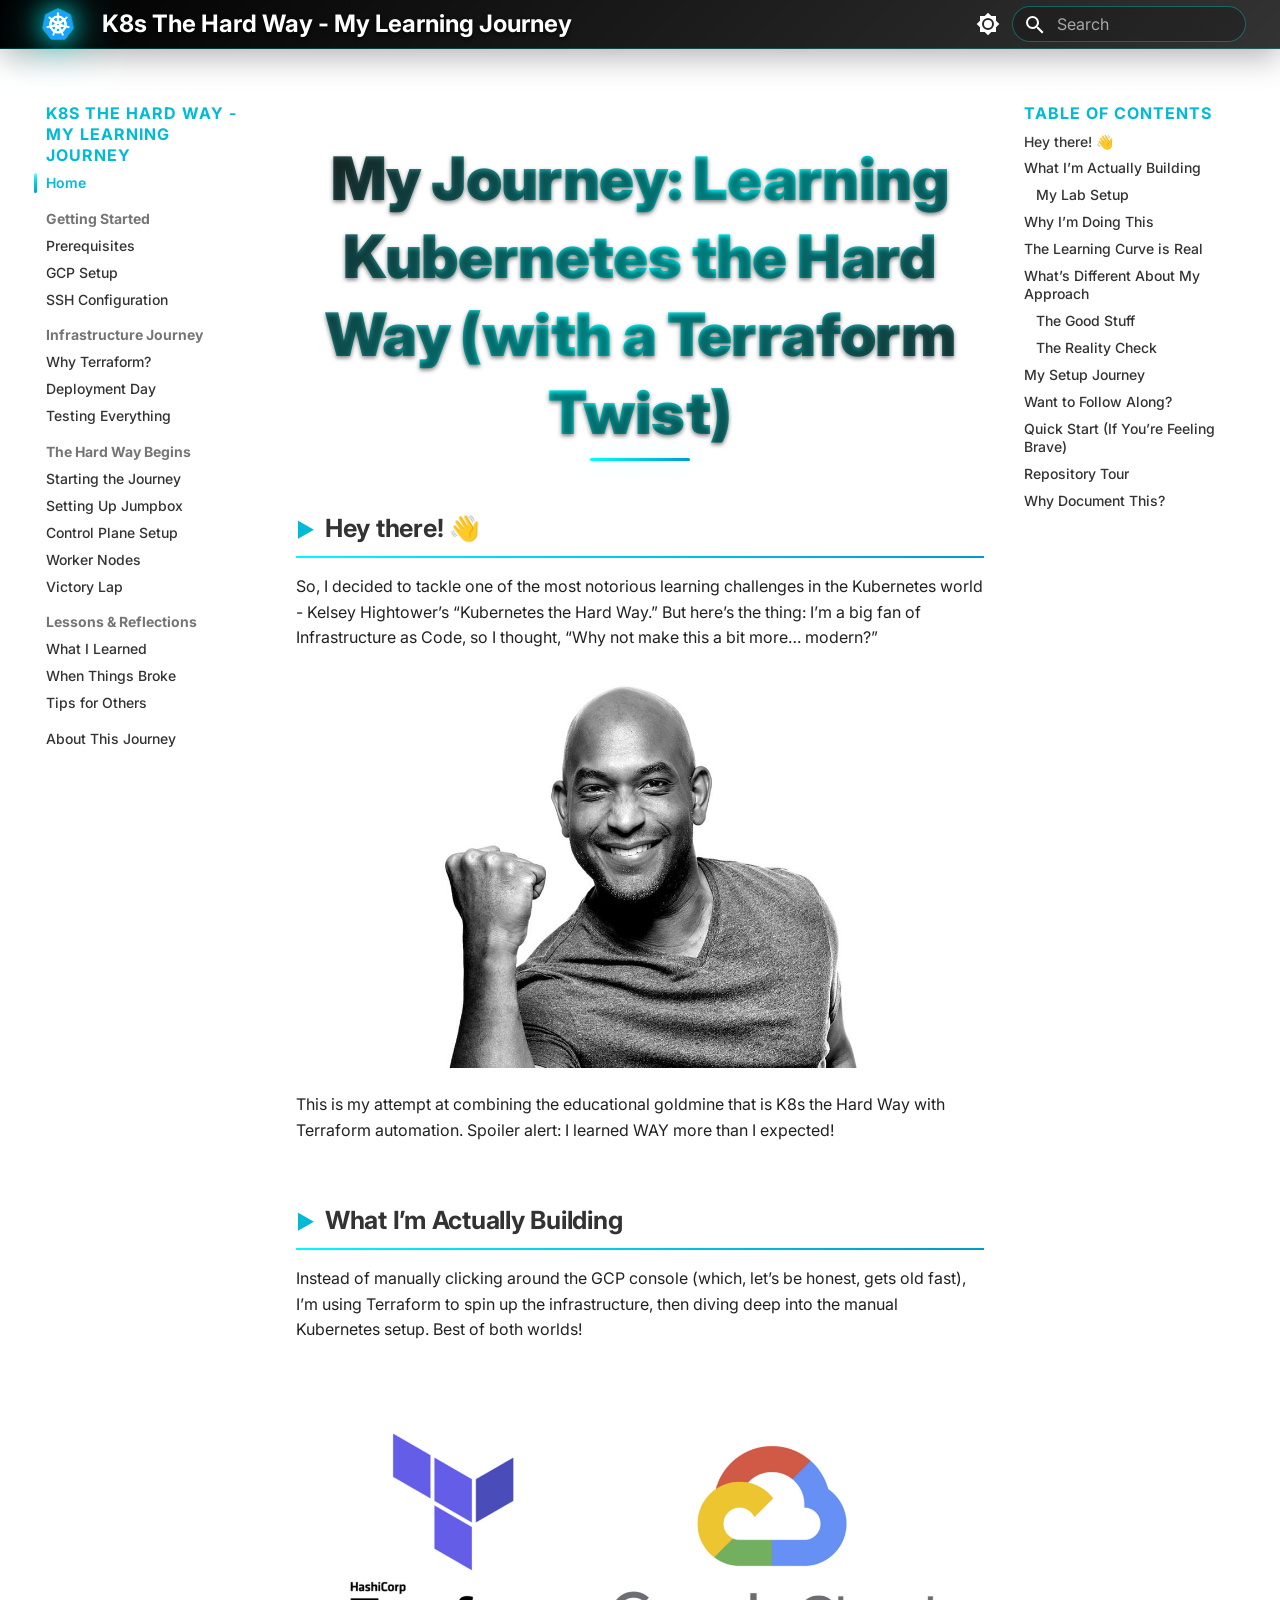
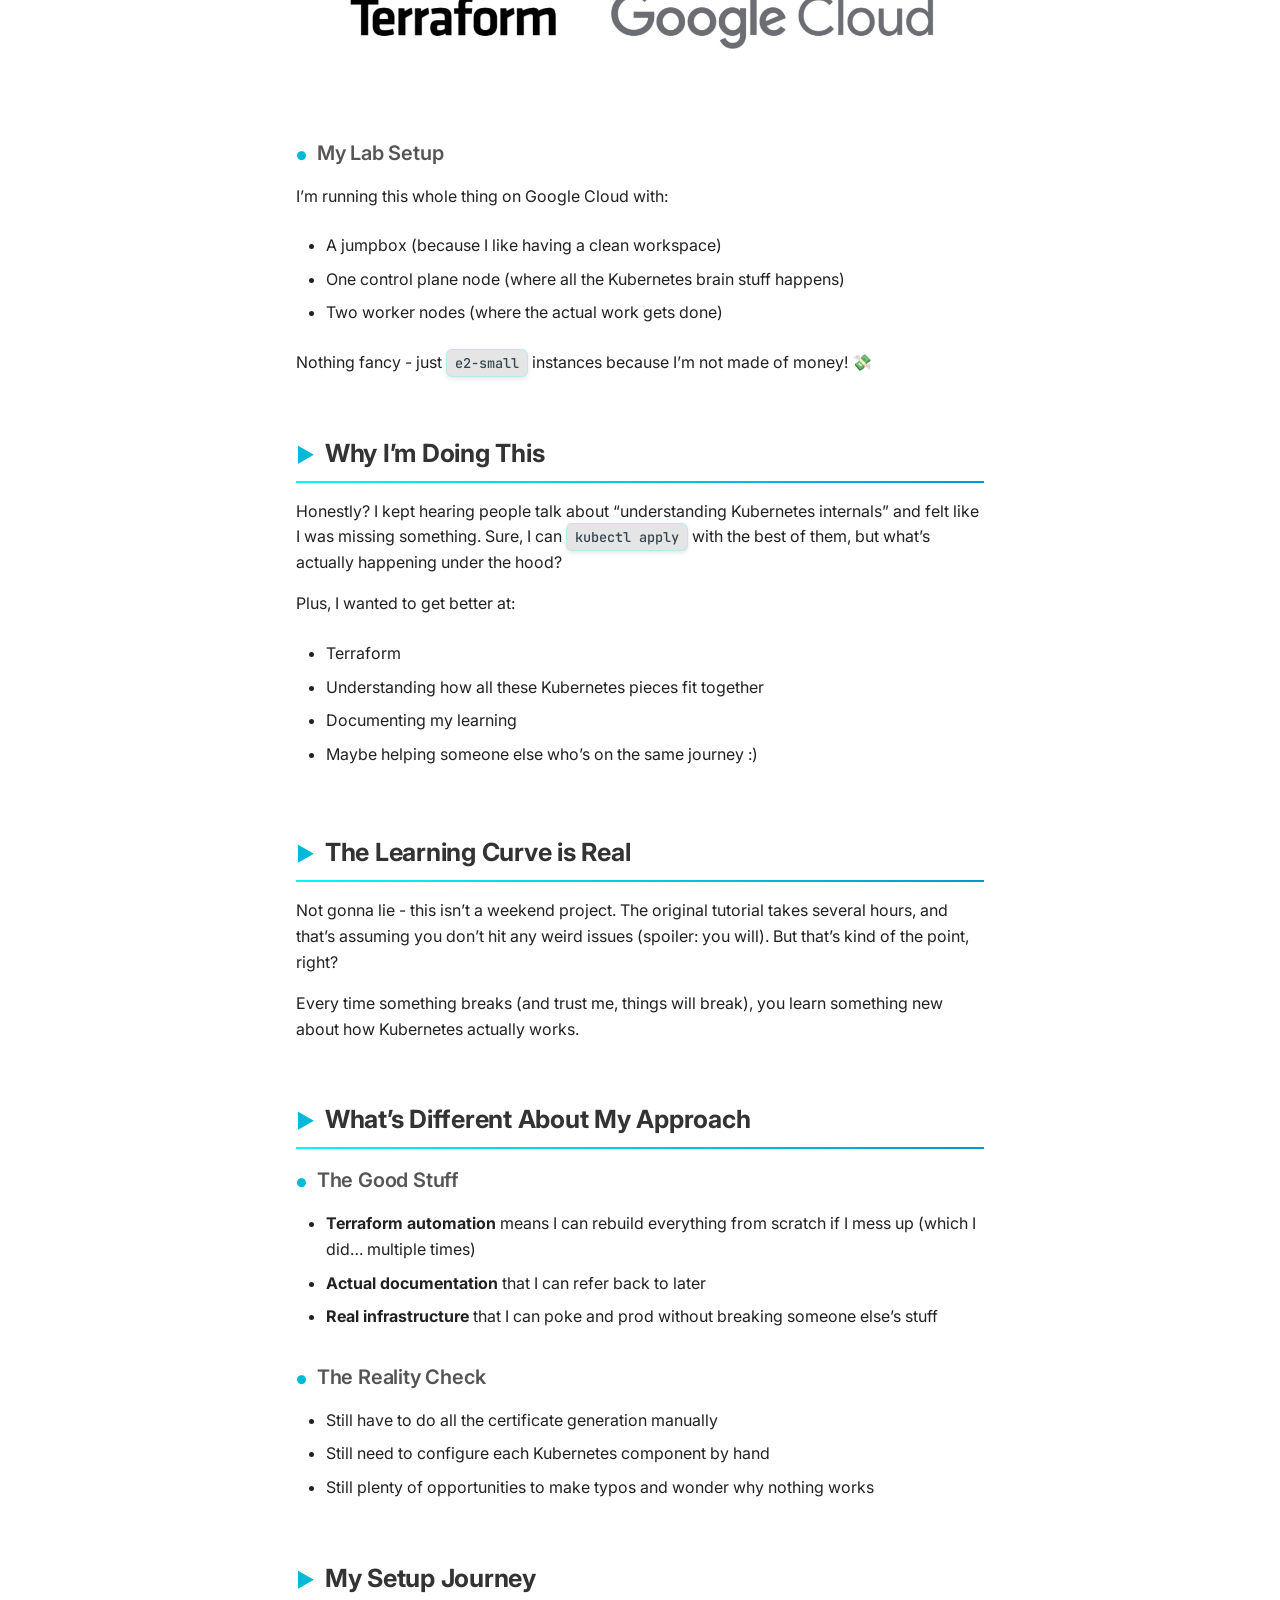
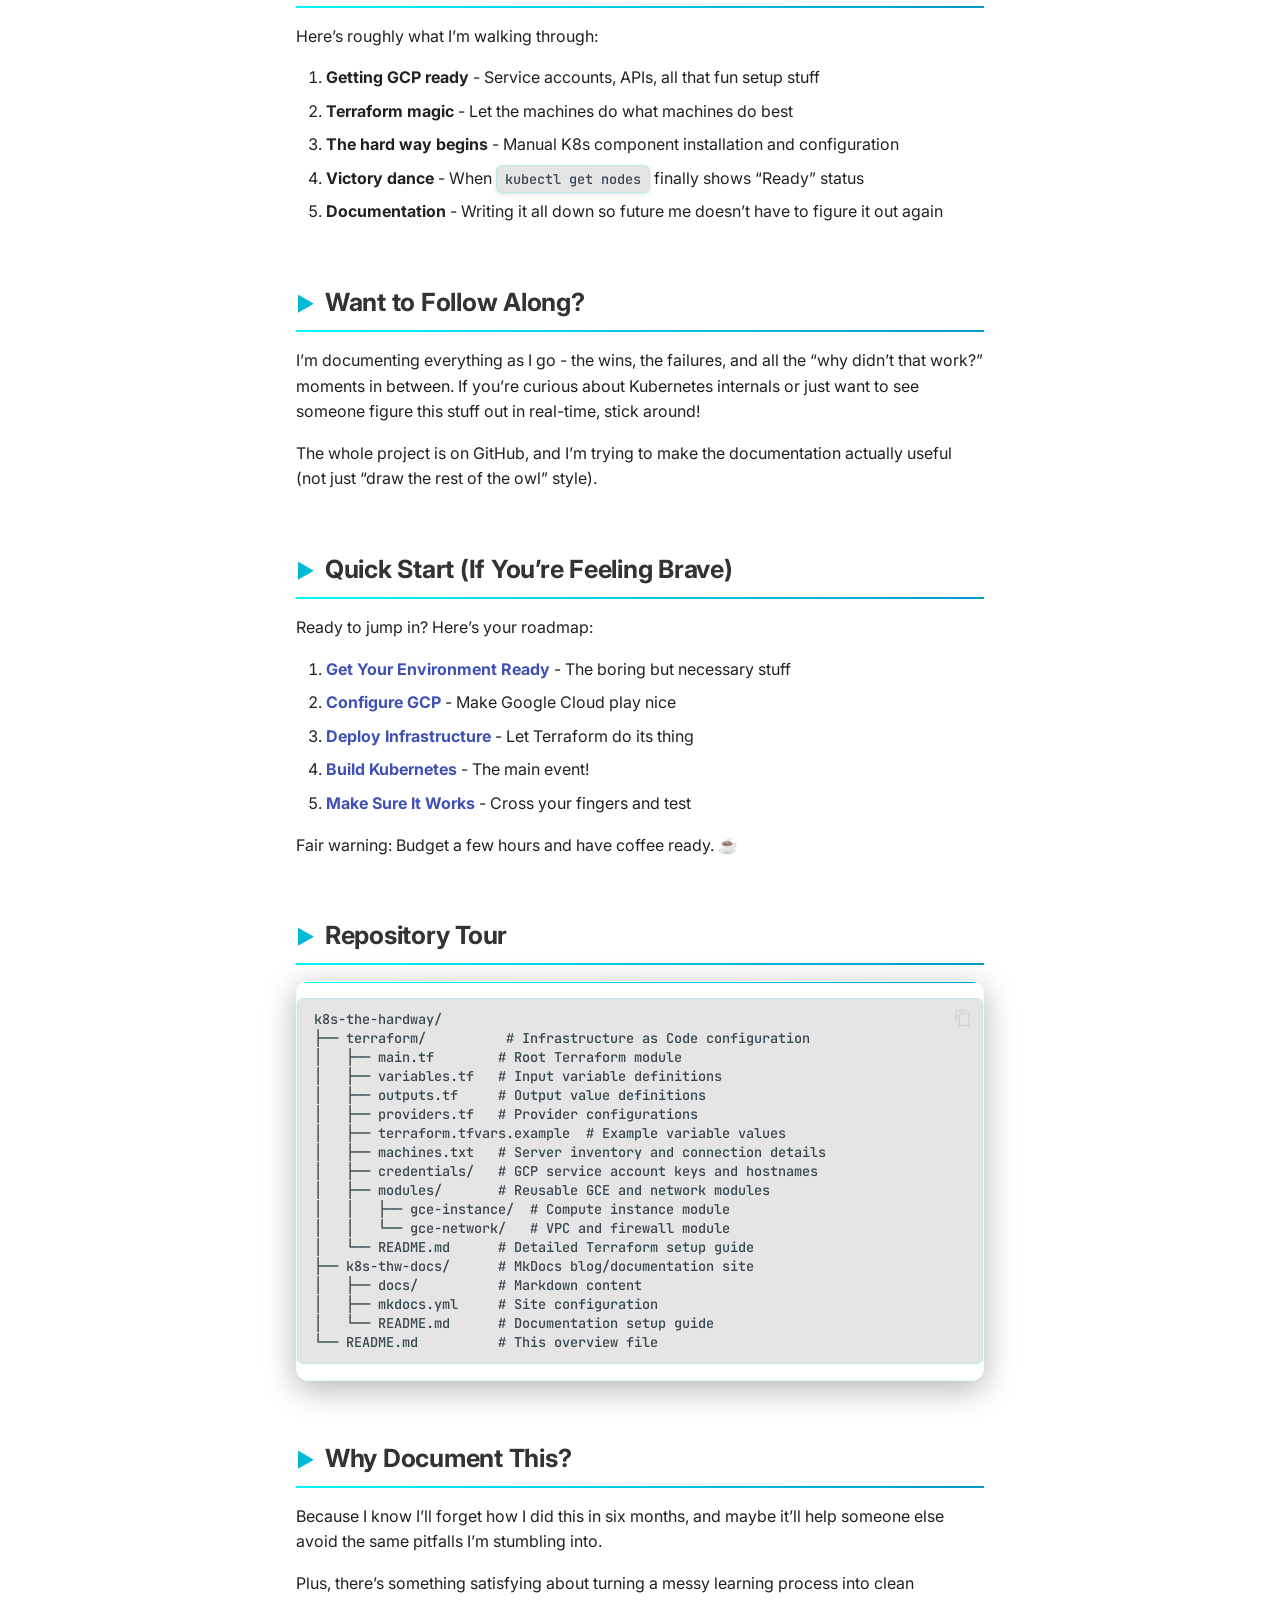
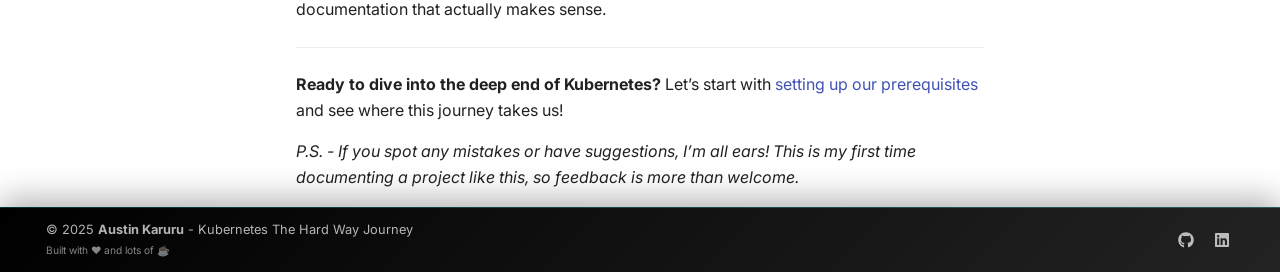
<file: index.html>
<!doctype html><html lang=en class=no-js> <head><meta charset=utf-8><meta name=viewport content="width=device-width,initial-scale=1"><meta name=description content="A personal journey through Kubernetes internals with Infrastructure as Code"><meta name=author content=Austin><link href=https://github.com/austinkaruru/k8s-the-hardway/ rel=canonical><link href=setup/prerequisites/ rel=next><link rel=icon href=img/favicon.ico><meta name=generator content="mkdocs-1.6.1, mkdocs-material-9.6.18"><title>K8s The Hard Way - My Learning Journey</title><link rel=stylesheet href=assets/stylesheets/main.7e37652d.min.css><link rel=stylesheet href=assets/stylesheets/palette.06af60db.min.css><link rel=preconnect href=https://fonts.gstatic.com crossorigin><link rel=stylesheet href="https://fonts.googleapis.com/css?family=Inter:300,300i,400,400i,700,700i%7CJetBrains+Mono:400,400i,700,700i&display=fallback"><style>:root{--md-text-font:"Inter";--md-code-font:"JetBrains Mono"}</style><link rel=stylesheet href=stylesheets/modern-edgy-style.css><script>__md_scope=new URL(".",location),__md_hash=e=>[...e].reduce(((e,_)=>(e<<5)-e+_.charCodeAt(0)),0),__md_get=(e,_=localStorage,t=__md_scope)=>JSON.parse(_.getItem(t.pathname+"."+e)),__md_set=(e,_,t=localStorage,a=__md_scope)=>{try{t.setItem(a.pathname+"."+e,JSON.stringify(_))}catch(e){}}</script></head> <body dir=ltr data-md-color-scheme=default data-md-color-primary=black data-md-color-accent=cyan> <input class=md-toggle data-md-toggle=drawer type=checkbox id=__drawer autocomplete=off> <input class=md-toggle data-md-toggle=search type=checkbox id=__search autocomplete=off> <label class=md-overlay for=__drawer></label> <div data-md-component=skip> <a href=#my-journey-learning-kubernetes-the-hard-way-with-a-terraform-twist class=md-skip> Skip to content </a> </div> <div data-md-component=announce> </div> <header class="md-header md-header--shadow" data-md-component=header> <nav class="md-header__inner md-grid" aria-label=Header> <a href=. title="K8s The Hard Way - My Learning Journey" class="md-header__button md-logo" aria-label="K8s The Hard Way - My Learning Journey" data-md-component=logo> <img src=img/favicon.ico alt=logo> </a> <label class="md-header__button md-icon" for=__drawer> <svg xmlns=http://www.w3.org/2000/svg viewbox="0 0 24 24"><path d="M3 6h18v2H3zm0 5h18v2H3zm0 5h18v2H3z"/></svg> </label> <div class=md-header__title data-md-component=header-title> <div class=md-header__ellipsis> <div class=md-header__topic> <span class=md-ellipsis> K8s The Hard Way - My Learning Journey </span> </div> <div class=md-header__topic data-md-component=header-topic> <span class=md-ellipsis> Home </span> </div> </div> </div> <form class=md-header__option data-md-component=palette> <input class=md-option data-md-color-media data-md-color-scheme=default data-md-color-primary=black data-md-color-accent=cyan aria-label="Switch to dark mode" type=radio name=__palette id=__palette_0> <label class="md-header__button md-icon" title="Switch to dark mode" for=__palette_1 hidden> <svg xmlns=http://www.w3.org/2000/svg viewbox="0 0 24 24"><path d="M12 8a4 4 0 0 0-4 4 4 4 0 0 0 4 4 4 4 0 0 0 4-4 4 4 0 0 0-4-4m0 10a6 6 0 0 1-6-6 6 6 0 0 1 6-6 6 6 0 0 1 6 6 6 6 0 0 1-6 6m8-9.31V4h-4.69L12 .69 8.69 4H4v4.69L.69 12 4 15.31V20h4.69L12 23.31 15.31 20H20v-4.69L23.31 12z"/></svg> </label> <input class=md-option data-md-color-media data-md-color-scheme=slate data-md-color-primary=black data-md-color-accent=cyan aria-label="Switch to light mode" type=radio name=__palette id=__palette_1> <label class="md-header__button md-icon" title="Switch to light mode" for=__palette_0 hidden> <svg xmlns=http://www.w3.org/2000/svg viewbox="0 0 24 24"><path d="M12 18c-.89 0-1.74-.2-2.5-.55C11.56 16.5 13 14.42 13 12s-1.44-4.5-3.5-5.45C10.26 6.2 11.11 6 12 6a6 6 0 0 1 6 6 6 6 0 0 1-6 6m8-9.31V4h-4.69L12 .69 8.69 4H4v4.69L.69 12 4 15.31V20h4.69L12 23.31 15.31 20H20v-4.69L23.31 12z"/></svg> </label> </form> <script>var palette=__md_get("__palette");if(palette&&palette.color){if("(prefers-color-scheme)"===palette.color.media){var media=matchMedia("(prefers-color-scheme: light)"),input=document.querySelector(media.matches?"[data-md-color-media='(prefers-color-scheme: light)']":"[data-md-color-media='(prefers-color-scheme: dark)']");palette.color.media=input.getAttribute("data-md-color-media"),palette.color.scheme=input.getAttribute("data-md-color-scheme"),palette.color.primary=input.getAttribute("data-md-color-primary"),palette.color.accent=input.getAttribute("data-md-color-accent")}for(var[key,value]of Object.entries(palette.color))document.body.setAttribute("data-md-color-"+key,value)}</script> <label class="md-header__button md-icon" for=__search> <svg xmlns=http://www.w3.org/2000/svg viewbox="0 0 24 24"><path d="M9.5 3A6.5 6.5 0 0 1 16 9.5c0 1.61-.59 3.09-1.56 4.23l.27.27h.79l5 5-1.5 1.5-5-5v-.79l-.27-.27A6.52 6.52 0 0 1 9.5 16 6.5 6.5 0 0 1 3 9.5 6.5 6.5 0 0 1 9.5 3m0 2C7 5 5 7 5 9.5S7 14 9.5 14 14 12 14 9.5 12 5 9.5 5"/></svg> </label> <div class=md-search data-md-component=search role=dialog> <label class=md-search__overlay for=__search></label> <div class=md-search__inner role=search> <form class=md-search__form name=search> <input type=text class=md-search__input name=query aria-label=Search placeholder=Search autocapitalize=off autocorrect=off autocomplete=off spellcheck=false data-md-component=search-query required> <label class="md-search__icon md-icon" for=__search> <svg xmlns=http://www.w3.org/2000/svg viewbox="0 0 24 24"><path d="M9.5 3A6.5 6.5 0 0 1 16 9.5c0 1.61-.59 3.09-1.56 4.23l.27.27h.79l5 5-1.5 1.5-5-5v-.79l-.27-.27A6.52 6.52 0 0 1 9.5 16 6.5 6.5 0 0 1 3 9.5 6.5 6.5 0 0 1 9.5 3m0 2C7 5 5 7 5 9.5S7 14 9.5 14 14 12 14 9.5 12 5 9.5 5"/></svg> <svg xmlns=http://www.w3.org/2000/svg viewbox="0 0 24 24"><path d="M20 11v2H8l5.5 5.5-1.42 1.42L4.16 12l7.92-7.92L13.5 5.5 8 11z"/></svg> </label> <nav class=md-search__options aria-label=Search> <a href=javascript:void(0) class="md-search__icon md-icon" title=Share aria-label=Share data-clipboard data-clipboard-text data-md-component=search-share tabindex=-1> <svg xmlns=http://www.w3.org/2000/svg viewbox="0 0 24 24"><path d="M18 16.08c-.76 0-1.44.3-1.96.77L8.91 12.7c.05-.23.09-.46.09-.7s-.04-.47-.09-.7l7.05-4.11c.54.5 1.25.81 2.04.81a3 3 0 0 0 3-3 3 3 0 0 0-3-3 3 3 0 0 0-3 3c0 .24.04.47.09.7L8.04 9.81C7.5 9.31 6.79 9 6 9a3 3 0 0 0-3 3 3 3 0 0 0 3 3c.79 0 1.5-.31 2.04-.81l7.12 4.15c-.05.21-.08.43-.08.66 0 1.61 1.31 2.91 2.92 2.91s2.92-1.3 2.92-2.91A2.92 2.92 0 0 0 18 16.08"/></svg> </a> <button type=reset class="md-search__icon md-icon" title=Clear aria-label=Clear tabindex=-1> <svg xmlns=http://www.w3.org/2000/svg viewbox="0 0 24 24"><path d="M19 6.41 17.59 5 12 10.59 6.41 5 5 6.41 10.59 12 5 17.59 6.41 19 12 13.41 17.59 19 19 17.59 13.41 12z"/></svg> </button> </nav> <div class=md-search__suggest data-md-component=search-suggest></div> </form> <div class=md-search__output> <div class=md-search__scrollwrap tabindex=0 data-md-scrollfix> <div class=md-search-result data-md-component=search-result> <div class=md-search-result__meta> Initializing search </div> <ol class=md-search-result__list role=presentation></ol> </div> </div> </div> </div> </div> </nav> </header> <div class=md-container data-md-component=container> <main class=md-main data-md-component=main> <div class="md-main__inner md-grid"> <div class="md-sidebar md-sidebar--primary" data-md-component=sidebar data-md-type=navigation> <div class=md-sidebar__scrollwrap> <div class=md-sidebar__inner> <nav class="md-nav md-nav--primary" aria-label=Navigation data-md-level=0> <label class=md-nav__title for=__drawer> <a href=. title="K8s The Hard Way - My Learning Journey" class="md-nav__button md-logo" aria-label="K8s The Hard Way - My Learning Journey" data-md-component=logo> <img src=img/favicon.ico alt=logo> </a> K8s The Hard Way - My Learning Journey </label> <ul class=md-nav__list data-md-scrollfix> <li class="md-nav__item md-nav__item--active"> <input class="md-nav__toggle md-toggle" type=checkbox id=__toc> <label class="md-nav__link md-nav__link--active" for=__toc> <span class=md-ellipsis> Home </span> <span class="md-nav__icon md-icon"></span> </label> <a href=. class="md-nav__link md-nav__link--active"> <span class=md-ellipsis> Home </span> </a> <nav class="md-nav md-nav--secondary" aria-label="Table of contents"> <label class=md-nav__title for=__toc> <span class="md-nav__icon md-icon"></span> Table of contents </label> <ul class=md-nav__list data-md-component=toc data-md-scrollfix> <li class=md-nav__item> <a href=#hey-there class=md-nav__link> <span class=md-ellipsis> Hey there! 👋 </span> </a> </li> <li class=md-nav__item> <a href=#what-im-actually-building class=md-nav__link> <span class=md-ellipsis> What I&rsquo;m Actually Building </span> </a> <nav class=md-nav aria-label="What I’m Actually Building"> <ul class=md-nav__list> <li class=md-nav__item> <a href=#my-lab-setup class=md-nav__link> <span class=md-ellipsis> My Lab Setup </span> </a> </li> </ul> </nav> </li> <li class=md-nav__item> <a href=#why-im-doing-this class=md-nav__link> <span class=md-ellipsis> Why I&rsquo;m Doing This </span> </a> </li> <li class=md-nav__item> <a href=#the-learning-curve-is-real class=md-nav__link> <span class=md-ellipsis> The Learning Curve is Real </span> </a> </li> <li class=md-nav__item> <a href=#whats-different-about-my-approach class=md-nav__link> <span class=md-ellipsis> What&rsquo;s Different About My Approach </span> </a> <nav class=md-nav aria-label="What’s Different About My Approach"> <ul class=md-nav__list> <li class=md-nav__item> <a href=#the-good-stuff class=md-nav__link> <span class=md-ellipsis> The Good Stuff </span> </a> </li> <li class=md-nav__item> <a href=#the-reality-check class=md-nav__link> <span class=md-ellipsis> The Reality Check </span> </a> </li> </ul> </nav> </li> <li class=md-nav__item> <a href=#my-setup-journey class=md-nav__link> <span class=md-ellipsis> My Setup Journey </span> </a> </li> <li class=md-nav__item> <a href=#want-to-follow-along class=md-nav__link> <span class=md-ellipsis> Want to Follow Along? </span> </a> </li> <li class=md-nav__item> <a href=#quick-start-if-youre-feeling-brave class=md-nav__link> <span class=md-ellipsis> Quick Start (If You&rsquo;re Feeling Brave) </span> </a> </li> <li class=md-nav__item> <a href=#repository-tour class=md-nav__link> <span class=md-ellipsis> Repository Tour </span> </a> </li> <li class=md-nav__item> <a href=#why-document-this class=md-nav__link> <span class=md-ellipsis> Why Document This? </span> </a> </li> </ul> </nav> </li> <li class="md-nav__item md-nav__item--section md-nav__item--nested"> <input class="md-nav__toggle md-toggle md-toggle--indeterminate" type=checkbox id=__nav_2> <label class=md-nav__link for=__nav_2 id=__nav_2_label tabindex> <span class=md-ellipsis> Getting Started </span> <span class="md-nav__icon md-icon"></span> </label> <nav class=md-nav data-md-level=1 aria-labelledby=__nav_2_label aria-expanded=false> <label class=md-nav__title for=__nav_2> <span class="md-nav__icon md-icon"></span> Getting Started </label> <ul class=md-nav__list data-md-scrollfix> <li class=md-nav__item> <a href=setup/prerequisites/ class=md-nav__link> <span class=md-ellipsis> Prerequisites </span> </a> </li> <li class=md-nav__item> <a href=setup/gcp-setup/ class=md-nav__link> <span class=md-ellipsis> GCP Setup </span> </a> </li> <li class=md-nav__item> <a href=setup/ssh-setup/ class=md-nav__link> <span class=md-ellipsis> SSH Configuration </span> </a> </li> </ul> </nav> </li> <li class="md-nav__item md-nav__item--section md-nav__item--nested"> <input class="md-nav__toggle md-toggle md-toggle--indeterminate" type=checkbox id=__nav_3> <label class=md-nav__link for=__nav_3 id=__nav_3_label tabindex> <span class=md-ellipsis> Infrastructure Journey </span> <span class="md-nav__icon md-icon"></span> </label> <nav class=md-nav data-md-level=1 aria-labelledby=__nav_3_label aria-expanded=false> <label class=md-nav__title for=__nav_3> <span class="md-nav__icon md-icon"></span> Infrastructure Journey </label> <ul class=md-nav__list data-md-scrollfix> <li class=md-nav__item> <a href=infrastructure/terraform-overview/ class=md-nav__link> <span class=md-ellipsis> Why Terraform? </span> </a> </li> <li class=md-nav__item> <a href=infrastructure/terraform-deployment/ class=md-nav__link> <span class=md-ellipsis> Deployment Day </span> </a> </li> <li class=md-nav__item> <a href=infrastructure/validation/ class=md-nav__link> <span class=md-ellipsis> Testing Everything </span> </a> </li> </ul> </nav> </li> <li class="md-nav__item md-nav__item--section md-nav__item--nested"> <input class="md-nav__toggle md-toggle md-toggle--indeterminate" type=checkbox id=__nav_4> <label class=md-nav__link for=__nav_4 id=__nav_4_label tabindex> <span class=md-ellipsis> The Hard Way Begins </span> <span class="md-nav__icon md-icon"></span> </label> <nav class=md-nav data-md-level=1 aria-labelledby=__nav_4_label aria-expanded=false> <label class=md-nav__title for=__nav_4> <span class="md-nav__icon md-icon"></span> The Hard Way Begins </label> <ul class=md-nav__list data-md-scrollfix> <li class=md-nav__item> <a href=kubernetes/manual-setup/ class=md-nav__link> <span class=md-ellipsis> Starting the Journey </span> </a> </li> <li class=md-nav__item> <a href=kubernetes/jumpbox/ class=md-nav__link> <span class=md-ellipsis> Setting Up Jumpbox </span> </a> </li> <li class=md-nav__item> <a href=kubernetes/control-plane.md class=md-nav__link> <span class=md-ellipsis> Control Plane Setup </span> </a> </li> <li class=md-nav__item> <a href=kubernetes/worker-nodes.md class=md-nav__link> <span class=md-ellipsis> Worker Nodes </span> </a> </li> <li class=md-nav__item> <a href=kubernetes/cluster-validation.md class=md-nav__link> <span class=md-ellipsis> Victory Lap </span> </a> </li> </ul> </nav> </li> <li class="md-nav__item md-nav__item--section md-nav__item--nested"> <input class="md-nav__toggle md-toggle md-toggle--indeterminate" type=checkbox id=__nav_5> <label class=md-nav__link for=__nav_5 id=__nav_5_label tabindex> <span class=md-ellipsis> Lessons & Reflections </span> <span class="md-nav__icon md-icon"></span> </label> <nav class=md-nav data-md-level=1 aria-labelledby=__nav_5_label aria-expanded=false> <label class=md-nav__title for=__nav_5> <span class="md-nav__icon md-icon"></span> Lessons & Reflections </label> <ul class=md-nav__list data-md-scrollfix> <li class=md-nav__item> <a href=lessons/what-i-learned.md class=md-nav__link> <span class=md-ellipsis> What I Learned </span> </a> </li> <li class=md-nav__item> <a href=lessons/troubleshooting.md class=md-nav__link> <span class=md-ellipsis> When Things Broke </span> </a> </li> <li class=md-nav__item> <a href=lessons/tips-and-tricks.md class=md-nav__link> <span class=md-ellipsis> Tips for Others </span> </a> </li> </ul> </nav> </li> <li class=md-nav__item> <a href=about/ class=md-nav__link> <span class=md-ellipsis> About This Journey </span> </a> </li> </ul> </nav> </div> </div> </div> <div class="md-sidebar md-sidebar--secondary" data-md-component=sidebar data-md-type=toc> <div class=md-sidebar__scrollwrap> <div class=md-sidebar__inner> <nav class="md-nav md-nav--secondary" aria-label="Table of contents"> <label class=md-nav__title for=__toc> <span class="md-nav__icon md-icon"></span> Table of contents </label> <ul class=md-nav__list data-md-component=toc data-md-scrollfix> <li class=md-nav__item> <a href=#hey-there class=md-nav__link> <span class=md-ellipsis> Hey there! 👋 </span> </a> </li> <li class=md-nav__item> <a href=#what-im-actually-building class=md-nav__link> <span class=md-ellipsis> What I&rsquo;m Actually Building </span> </a> <nav class=md-nav aria-label="What I’m Actually Building"> <ul class=md-nav__list> <li class=md-nav__item> <a href=#my-lab-setup class=md-nav__link> <span class=md-ellipsis> My Lab Setup </span> </a> </li> </ul> </nav> </li> <li class=md-nav__item> <a href=#why-im-doing-this class=md-nav__link> <span class=md-ellipsis> Why I&rsquo;m Doing This </span> </a> </li> <li class=md-nav__item> <a href=#the-learning-curve-is-real class=md-nav__link> <span class=md-ellipsis> The Learning Curve is Real </span> </a> </li> <li class=md-nav__item> <a href=#whats-different-about-my-approach class=md-nav__link> <span class=md-ellipsis> What&rsquo;s Different About My Approach </span> </a> <nav class=md-nav aria-label="What’s Different About My Approach"> <ul class=md-nav__list> <li class=md-nav__item> <a href=#the-good-stuff class=md-nav__link> <span class=md-ellipsis> The Good Stuff </span> </a> </li> <li class=md-nav__item> <a href=#the-reality-check class=md-nav__link> <span class=md-ellipsis> The Reality Check </span> </a> </li> </ul> </nav> </li> <li class=md-nav__item> <a href=#my-setup-journey class=md-nav__link> <span class=md-ellipsis> My Setup Journey </span> </a> </li> <li class=md-nav__item> <a href=#want-to-follow-along class=md-nav__link> <span class=md-ellipsis> Want to Follow Along? </span> </a> </li> <li class=md-nav__item> <a href=#quick-start-if-youre-feeling-brave class=md-nav__link> <span class=md-ellipsis> Quick Start (If You&rsquo;re Feeling Brave) </span> </a> </li> <li class=md-nav__item> <a href=#repository-tour class=md-nav__link> <span class=md-ellipsis> Repository Tour </span> </a> </li> <li class=md-nav__item> <a href=#why-document-this class=md-nav__link> <span class=md-ellipsis> Why Document This? </span> </a> </li> </ul> </nav> </div> </div> </div> <div class=md-content data-md-component=content> <article class="md-content__inner md-typeset"> <h1 id=my-journey-learning-kubernetes-the-hard-way-with-a-terraform-twist>My Journey: Learning Kubernetes the Hard Way (with a Terraform Twist)</h1> <h2 id=hey-there>Hey there! 👋</h2> <p>So, I decided to tackle one of the most notorious learning challenges in the Kubernetes world - Kelsey Hightower&rsquo;s &ldquo;Kubernetes the Hard Way.&rdquo; But here&rsquo;s the thing: I&rsquo;m a big fan of Infrastructure as Code, so I thought, &ldquo;Why not make this a bit more&hellip; modern?&rdquo;</p> <p><img alt="Kelsey HighTower" src=img/doc-images/kelsey-hightower.jpg></p> <p>This is my attempt at combining the educational goldmine that is K8s the Hard Way with Terraform automation. Spoiler alert: I learned WAY more than I expected!</p> <h2 id=what-im-actually-building>What I&rsquo;m Actually Building</h2> <p>Instead of manually clicking around the GCP console (which, let&rsquo;s be honest, gets old fast), I&rsquo;m using Terraform to spin up the infrastructure, then diving deep into the manual Kubernetes setup. Best of both worlds!</p> <p><img alt="Terraform GCP" src=img/doc-images/tf-gcp.png></p> <h3 id=my-lab-setup>My Lab Setup</h3> <p>I&rsquo;m running this whole thing on Google Cloud with:</p> <ul> <li> <p>A jumpbox (because I like having a clean workspace)</p> </li> <li> <p>One control plane node (where all the Kubernetes brain stuff happens)</p> </li> <li> <p>Two worker nodes (where the actual work gets done)</p> </li> </ul> <p>Nothing fancy - just <code>e2-small</code> instances because I&rsquo;m not made of money! 💸</p> <h2 id=why-im-doing-this>Why I&rsquo;m Doing This</h2> <p>Honestly? I kept hearing people talk about &ldquo;understanding Kubernetes internals&rdquo; and felt like I was missing something. Sure, I can <code>kubectl apply</code> with the best of them, but what&rsquo;s actually happening under the hood?</p> <p>Plus, I wanted to get better at:</p> <ul> <li> <p>Terraform</p> </li> <li> <p>Understanding how all these Kubernetes pieces fit together</p> </li> <li> <p>Documenting my learning </p> </li> <li> <p>Maybe helping someone else who&rsquo;s on the same journey :)</p> </li> </ul> <h2 id=the-learning-curve-is-real>The Learning Curve is Real</h2> <p>Not gonna lie - this isn&rsquo;t a weekend project. The original tutorial takes several hours, and that&rsquo;s assuming you don&rsquo;t hit any weird issues (spoiler: you will). But that&rsquo;s kind of the point, right?</p> <p>Every time something breaks (and trust me, things will break), you learn something new about how Kubernetes actually works.</p> <h2 id=whats-different-about-my-approach>What&rsquo;s Different About My Approach</h2> <h3 id=the-good-stuff>The Good Stuff</h3> <ul> <li><strong>Terraform automation</strong> means I can rebuild everything from scratch if I mess up (which I did&hellip; multiple times)</li> <li><strong>Actual documentation</strong> that I can refer back to later</li> <li><strong>Real infrastructure</strong> that I can poke and prod without breaking someone else&rsquo;s stuff</li> </ul> <h3 id=the-reality-check>The Reality Check</h3> <ul> <li>Still have to do all the certificate generation manually</li> <li>Still need to configure each Kubernetes component by hand</li> <li>Still plenty of opportunities to make typos and wonder why nothing works</li> </ul> <h2 id=my-setup-journey>My Setup Journey</h2> <p>Here&rsquo;s roughly what I&rsquo;m walking through:</p> <ol> <li><strong>Getting GCP ready</strong> - Service accounts, APIs, all that fun setup stuff</li> <li><strong>Terraform magic</strong> - Let the machines do what machines do best</li> <li><strong>The hard way begins</strong> - Manual K8s component installation and configuration</li> <li><strong>Victory dance</strong> - When <code>kubectl get nodes</code> finally shows &ldquo;Ready&rdquo; status</li> <li><strong>Documentation</strong> - Writing it all down so future me doesn&rsquo;t have to figure it out again</li> </ol> <h2 id=want-to-follow-along>Want to Follow Along?</h2> <p>I&rsquo;m documenting everything as I go - the wins, the failures, and all the &ldquo;why didn&rsquo;t that work?&rdquo; moments in between. If you&rsquo;re curious about Kubernetes internals or just want to see someone figure this stuff out in real-time, stick around!</p> <p>The whole project is on GitHub, and I&rsquo;m trying to make the documentation actually useful (not just &ldquo;draw the rest of the owl&rdquo; style).</p> <h2 id=quick-start-if-youre-feeling-brave>Quick Start (If You&rsquo;re Feeling Brave)</h2> <p>Ready to jump in? Here&rsquo;s your roadmap:</p> <ol> <li><strong><a href=setup/prerequisites/ >Get Your Environment Ready</a></strong> - The boring but necessary stuff</li> <li><strong><a href=setup/gcp-setup/ >Configure GCP</a></strong> - Make Google Cloud play nice</li> <li><strong><a href=infrastructure/terraform-deployment/ >Deploy Infrastructure</a></strong> - Let Terraform do its thing</li> <li><strong><a href=kubernetes/manual-setup/ >Build Kubernetes</a></strong> - The main event!</li> <li><strong><a href=kubernetes/cluster-validation.md>Make Sure It Works</a></strong> - Cross your fingers and test</li> </ol> <p>Fair warning: Budget a few hours and have coffee ready. ☕</p> <h2 id=repository-tour>Repository Tour</h2> <div class="language-text highlight"><pre><span></span><code><span id=__span-0-1><a id=__codelineno-0-1 name=__codelineno-0-1 href=#__codelineno-0-1></a>k8s-the-hardway/
</span><span id=__span-0-2><a id=__codelineno-0-2 name=__codelineno-0-2 href=#__codelineno-0-2></a>├── terraform/          # Infrastructure as Code configuration
</span><span id=__span-0-3><a id=__codelineno-0-3 name=__codelineno-0-3 href=#__codelineno-0-3></a>│   ├── main.tf        # Root Terraform module
</span><span id=__span-0-4><a id=__codelineno-0-4 name=__codelineno-0-4 href=#__codelineno-0-4></a>│   ├── variables.tf   # Input variable definitions
</span><span id=__span-0-5><a id=__codelineno-0-5 name=__codelineno-0-5 href=#__codelineno-0-5></a>│   ├── outputs.tf     # Output value definitions
</span><span id=__span-0-6><a id=__codelineno-0-6 name=__codelineno-0-6 href=#__codelineno-0-6></a>│   ├── providers.tf   # Provider configurations
</span><span id=__span-0-7><a id=__codelineno-0-7 name=__codelineno-0-7 href=#__codelineno-0-7></a>│   ├── terraform.tfvars.example  # Example variable values
</span><span id=__span-0-8><a id=__codelineno-0-8 name=__codelineno-0-8 href=#__codelineno-0-8></a>│   ├── machines.txt   # Server inventory and connection details
</span><span id=__span-0-9><a id=__codelineno-0-9 name=__codelineno-0-9 href=#__codelineno-0-9></a>│   ├── credentials/   # GCP service account keys and hostnames
</span><span id=__span-0-10><a id=__codelineno-0-10 name=__codelineno-0-10 href=#__codelineno-0-10></a>│   ├── modules/       # Reusable GCE and network modules
</span><span id=__span-0-11><a id=__codelineno-0-11 name=__codelineno-0-11 href=#__codelineno-0-11></a>│   │   ├── gce-instance/  # Compute instance module
</span><span id=__span-0-12><a id=__codelineno-0-12 name=__codelineno-0-12 href=#__codelineno-0-12></a>│   │   └── gce-network/   # VPC and firewall module
</span><span id=__span-0-13><a id=__codelineno-0-13 name=__codelineno-0-13 href=#__codelineno-0-13></a>│   └── README.md      # Detailed Terraform setup guide
</span><span id=__span-0-14><a id=__codelineno-0-14 name=__codelineno-0-14 href=#__codelineno-0-14></a>├── k8s-thw-docs/      # MkDocs blog/documentation site
</span><span id=__span-0-15><a id=__codelineno-0-15 name=__codelineno-0-15 href=#__codelineno-0-15></a>│   ├── docs/          # Markdown content
</span><span id=__span-0-16><a id=__codelineno-0-16 name=__codelineno-0-16 href=#__codelineno-0-16></a>│   ├── mkdocs.yml     # Site configuration
</span><span id=__span-0-17><a id=__codelineno-0-17 name=__codelineno-0-17 href=#__codelineno-0-17></a>│   └── README.md      # Documentation setup guide
</span><span id=__span-0-18><a id=__codelineno-0-18 name=__codelineno-0-18 href=#__codelineno-0-18></a>└── README.md          # This overview file
</span></code></pre></div> <h2 id=why-document-this>Why Document This?</h2> <p>Because I know I&rsquo;ll forget how I did this in six months, and maybe it&rsquo;ll help someone else avoid the same pitfalls I&rsquo;m stumbling into.</p> <p>Plus, there&rsquo;s something satisfying about turning a messy learning process into clean documentation that actually makes sense.</p> <hr> <p><strong>Ready to dive into the deep end of Kubernetes?</strong> Let&rsquo;s start with <a href=setup/prerequisites/ >setting up our prerequisites</a> and see where this journey takes us!</p> <p><em>P.S. - If you spot any mistakes or have suggestions, I&rsquo;m all ears! This is my first time documenting a project like this, so feedback is more than welcome.</em></p> <form class=md-feedback name=feedback hidden> <fieldset> <legend class=md-feedback__title> Was this page helpful? </legend> <div class=md-feedback__inner> <div class=md-feedback__list> <button class="md-feedback__icon md-icon" type=submit title="This page was helpful" data-md-value=1> <svg xmlns=http://www.w3.org/2000/svg viewbox="0 0 24 24"><path d="M20 12a8 8 0 0 0-8-8 8 8 0 0 0-8 8 8 8 0 0 0 8 8 8 8 0 0 0 8-8m2 0a10 10 0 0 1-10 10A10 10 0 0 1 2 12 10 10 0 0 1 12 2a10 10 0 0 1 10 10M10 9.5c0 .8-.7 1.5-1.5 1.5S7 10.3 7 9.5 7.7 8 8.5 8s1.5.7 1.5 1.5m7 0c0 .8-.7 1.5-1.5 1.5S14 10.3 14 9.5 14.7 8 15.5 8s1.5.7 1.5 1.5m-5 7.73c-1.75 0-3.29-.73-4.19-1.81L9.23 14c.45.72 1.52 1.23 2.77 1.23s2.32-.51 2.77-1.23l1.42 1.42c-.9 1.08-2.44 1.81-4.19 1.81"/></svg> </button> <button class="md-feedback__icon md-icon" type=submit title="This page could be improved" data-md-value=0> <svg xmlns=http://www.w3.org/2000/svg viewbox="0 0 24 24"><path d="M20 12a8 8 0 0 0-8-8 8 8 0 0 0-8 8 8 8 0 0 0 8 8 8 8 0 0 0 8-8m2 0a10 10 0 0 1-10 10A10 10 0 0 1 2 12 10 10 0 0 1 12 2a10 10 0 0 1 10 10m-6.5-4c.8 0 1.5.7 1.5 1.5s-.7 1.5-1.5 1.5-1.5-.7-1.5-1.5.7-1.5 1.5-1.5M10 9.5c0 .8-.7 1.5-1.5 1.5S7 10.3 7 9.5 7.7 8 8.5 8s1.5.7 1.5 1.5m2 4.5c1.75 0 3.29.72 4.19 1.81l-1.42 1.42C14.32 16.5 13.25 16 12 16s-2.32.5-2.77 1.23l-1.42-1.42C8.71 14.72 10.25 14 12 14"/></svg> </button> </div> <div class=md-feedback__note> <div data-md-value=1 hidden> Thanks for your feedback! </div> <div data-md-value=0 hidden> Thanks for your feedback! Help us improve this page by <a href="https://github.com/your-username/k8s-the-hardway/issues/new/?title=[Feedback]+Home+-+/" target=_blank rel=noopener>telling us what you found lacking</a>. </div> </div> </div> </fieldset> </form> </article> </div> <script>var tabs=__md_get("__tabs");if(Array.isArray(tabs))e:for(var set of document.querySelectorAll(".tabbed-set")){var labels=set.querySelector(".tabbed-labels");for(var tab of tabs)for(var label of labels.getElementsByTagName("label"))if(label.innerText.trim()===tab){var input=document.getElementById(label.htmlFor);input.checked=!0;continue e}}</script> <script>var target=document.getElementById(location.hash.slice(1));target&&target.name&&(target.checked=target.name.startsWith("__tabbed_"))</script> </div> <button type=button class="md-top md-icon" data-md-component=top hidden> <svg xmlns=http://www.w3.org/2000/svg viewbox="0 0 24 24"><path d="M13 20h-2V8l-5.5 5.5-1.42-1.42L12 4.16l7.92 7.92-1.42 1.42L13 8z"/></svg> Back to top </button> </main> <footer class=md-footer> <div class="md-footer-meta md-typeset"> <div class="md-footer-meta__inner md-grid"> <div class=md-copyright> <div class=md-copyright__highlight> &copy; 2025 <strong>Austin Karuru</strong> - Kubernetes The Hard Way Journey <br><small>Built with ❤️ and lots of ☕</small> </div> </div> <div class=md-social> <a href=https://github.com/austinkaruru target=_blank rel=noopener title=GitHub class=md-social__link> <svg xmlns=http://www.w3.org/2000/svg viewbox="0 0 512 512"><!-- Font Awesome Free 7.0.0 by @fontawesome - https://fontawesome.com License - https://fontawesome.com/license/free (Icons: CC BY 4.0, Fonts: SIL OFL 1.1, Code: MIT License) Copyright 2025 Fonticons, Inc.--><path fill=currentColor d="M173.9 397.4c0 2-2.3 3.6-5.2 3.6-3.3.3-5.6-1.3-5.6-3.6 0-2 2.3-3.6 5.2-3.6 3-.3 5.6 1.3 5.6 3.6m-31.1-4.5c-.7 2 1.3 4.3 4.3 4.9 2.6 1 5.6 0 6.2-2s-1.3-4.3-4.3-5.2c-2.6-.7-5.5.3-6.2 2.3m44.2-1.7c-2.9.7-4.9 2.6-4.6 4.9.3 2 2.9 3.3 5.9 2.6 2.9-.7 4.9-2.6 4.6-4.6-.3-1.9-3-3.2-5.9-2.9M252.8 8C114.1 8 8 113.3 8 252c0 110.9 69.8 205.8 169.5 239.2 12.8 2.3 17.3-5.6 17.3-12.1 0-6.2-.3-40.4-.3-61.4 0 0-70 15-84.7-29.8 0 0-11.4-29.1-27.8-36.6 0 0-22.9-15.7 1.6-15.4 0 0 24.9 2 38.6 25.8 21.9 38.6 58.6 27.5 72.9 20.9 2.3-16 8.8-27.1 16-33.7-55.9-6.2-112.3-14.3-112.3-110.5 0-27.5 7.6-41.3 23.6-58.9-2.6-6.5-11.1-33.3 2.6-67.9 20.9-6.5 69 27 69 27 20-5.6 41.5-8.5 62.8-8.5s42.8 2.9 62.8 8.5c0 0 48.1-33.6 69-27 13.7 34.7 5.2 61.4 2.6 67.9 16 17.7 25.8 31.5 25.8 58.9 0 96.5-58.9 104.2-114.8 110.5 9.2 7.9 17 22.9 17 46.4 0 33.7-.3 75.4-.3 83.6 0 6.5 4.6 14.4 17.3 12.1C436.2 457.8 504 362.9 504 252 504 113.3 391.5 8 252.8 8M105.2 352.9c-1.3 1-1 3.3.7 5.2 1.6 1.6 3.9 2.3 5.2 1 1.3-1 1-3.3-.7-5.2-1.6-1.6-3.9-2.3-5.2-1m-10.8-8.1c-.7 1.3.3 2.9 2.3 3.9 1.6 1 3.6.7 4.3-.7.7-1.3-.3-2.9-2.3-3.9-2-.6-3.6-.3-4.3.7m32.4 35.6c-1.6 1.3-1 4.3 1.3 6.2 2.3 2.3 5.2 2.6 6.5 1 1.3-1.3.7-4.3-1.3-6.2-2.2-2.3-5.2-2.6-6.5-1m-11.4-14.7c-1.6 1-1.6 3.6 0 5.9s4.3 3.3 5.6 2.3c1.6-1.3 1.6-3.9 0-6.2-1.4-2.3-4-3.3-5.6-2"/></svg> </a> <a href=https://linkedin.com/in/austin-karuru/ target=_blank rel=noopener title=LinkedIn class=md-social__link> <svg xmlns=http://www.w3.org/2000/svg viewbox="0 0 448 512"><!-- Font Awesome Free 7.0.0 by @fontawesome - https://fontawesome.com License - https://fontawesome.com/license/free (Icons: CC BY 4.0, Fonts: SIL OFL 1.1, Code: MIT License) Copyright 2025 Fonticons, Inc.--><path fill=currentColor d="M416 32H31.9C14.3 32 0 46.5 0 64.3v383.4C0 465.5 14.3 480 31.9 480H416c17.6 0 32-14.5 32-32.3V64.3c0-17.8-14.4-32.3-32-32.3M135.4 416H69V202.2h66.5V416zM102.2 96a38.5 38.5 0 1 1 0 77 38.5 38.5 0 1 1 0-77m282.1 320h-66.4V312c0-24.8-.5-56.7-34.5-56.7-34.6 0-39.9 27-39.9 54.9V416h-66.4V202.2h63.7v29.2h.9c8.9-16.8 30.6-34.5 62.9-34.5 67.2 0 79.7 44.3 79.7 101.9z"/></svg> </a> </div> </div> </div> </footer> </div> <div class=md-dialog data-md-component=dialog> <div class="md-dialog__inner md-typeset"></div> </div> <script id=__config type=application/json>{"base": ".", "features": ["navigation.sections", "navigation.expand", "navigation.top", "navigation.tracking", "navigation.instant", "navigation.instant.prefetch", "search.highlight", "search.share", "search.suggest", "content.code.copy", "content.code.annotate", "content.code.select", "content.tooltips", "content.tabs.link"], "search": "assets/javascripts/workers/search.973d3a69.min.js", "tags": null, "translations": {"clipboard.copied": "Copied to clipboard", "clipboard.copy": "Copy to clipboard", "search.result.more.one": "1 more on this page", "search.result.more.other": "# more on this page", "search.result.none": "No matching documents", "search.result.one": "1 matching document", "search.result.other": "# matching documents", "search.result.placeholder": "Type to start searching", "search.result.term.missing": "Missing", "select.version": "Select version"}, "version": null}</script> <script src=assets/javascripts/bundle.92b07e13.min.js></script> </body> </html>
</file>
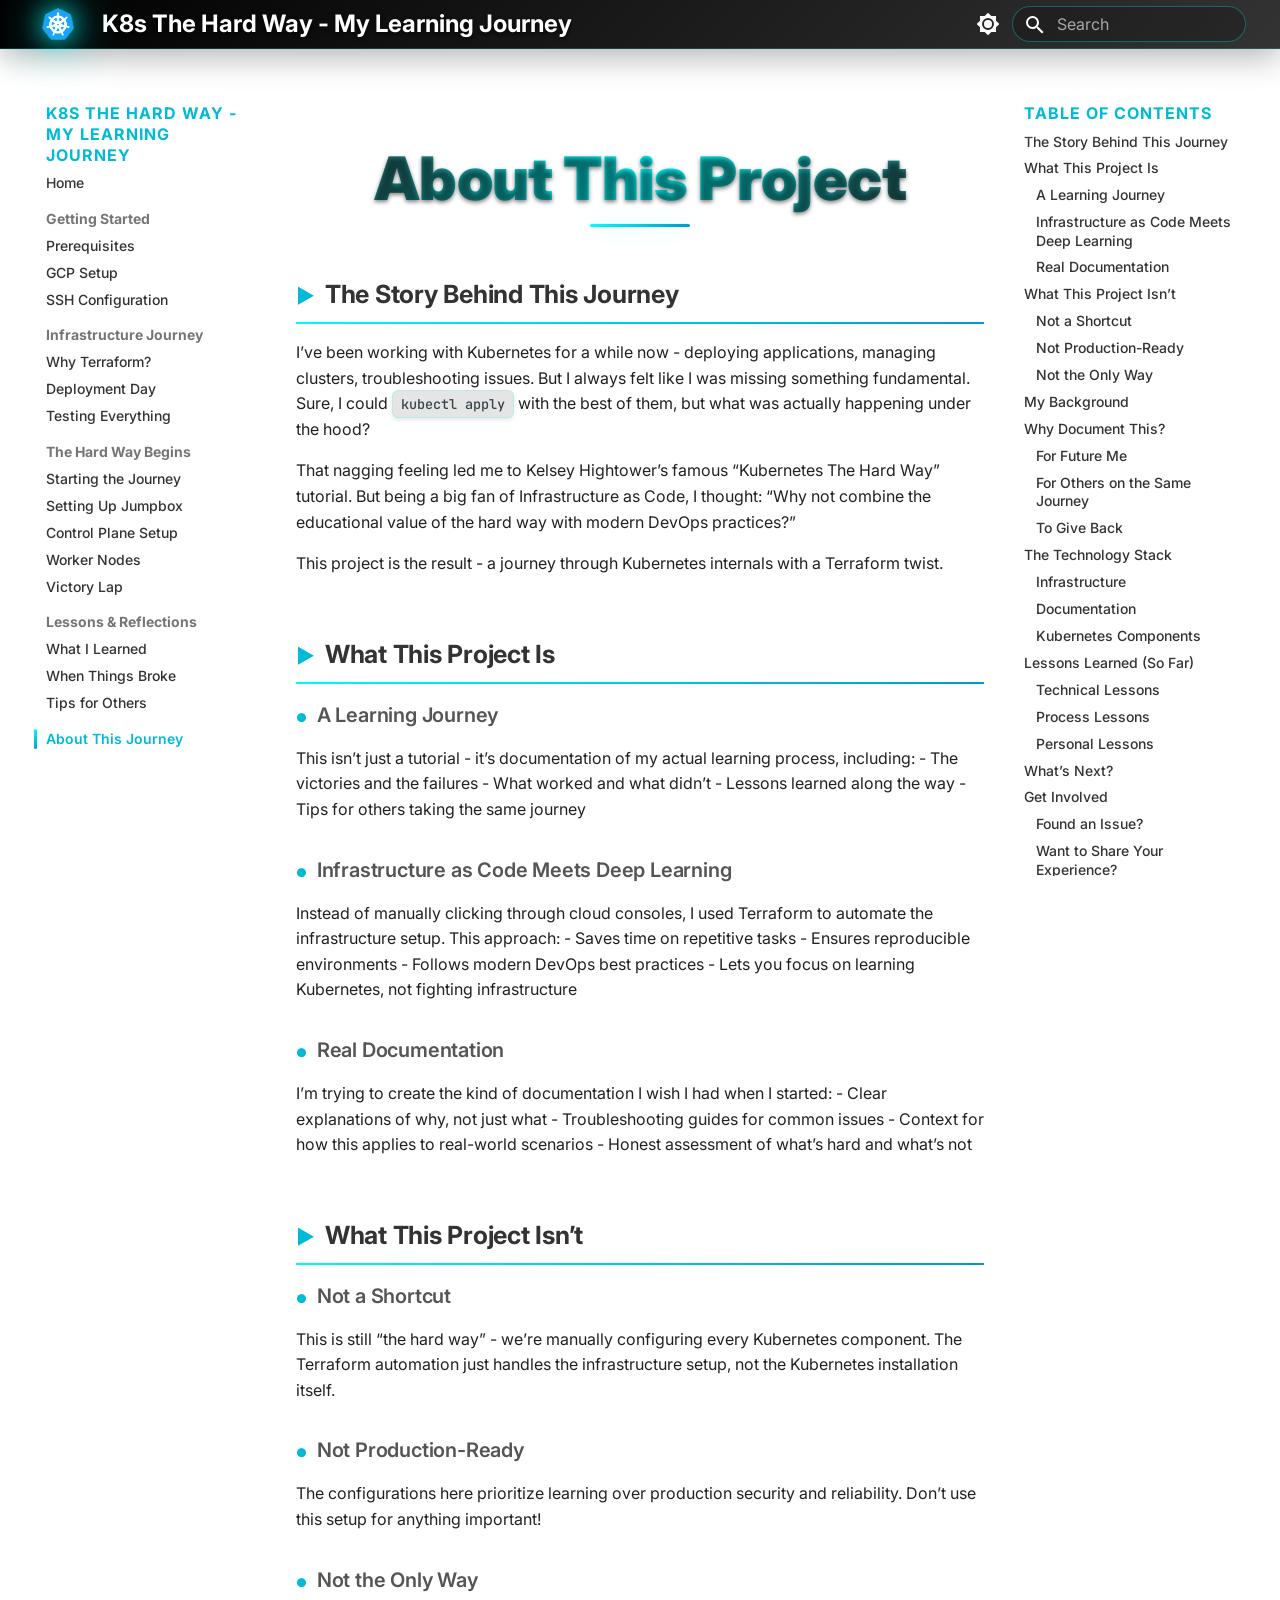
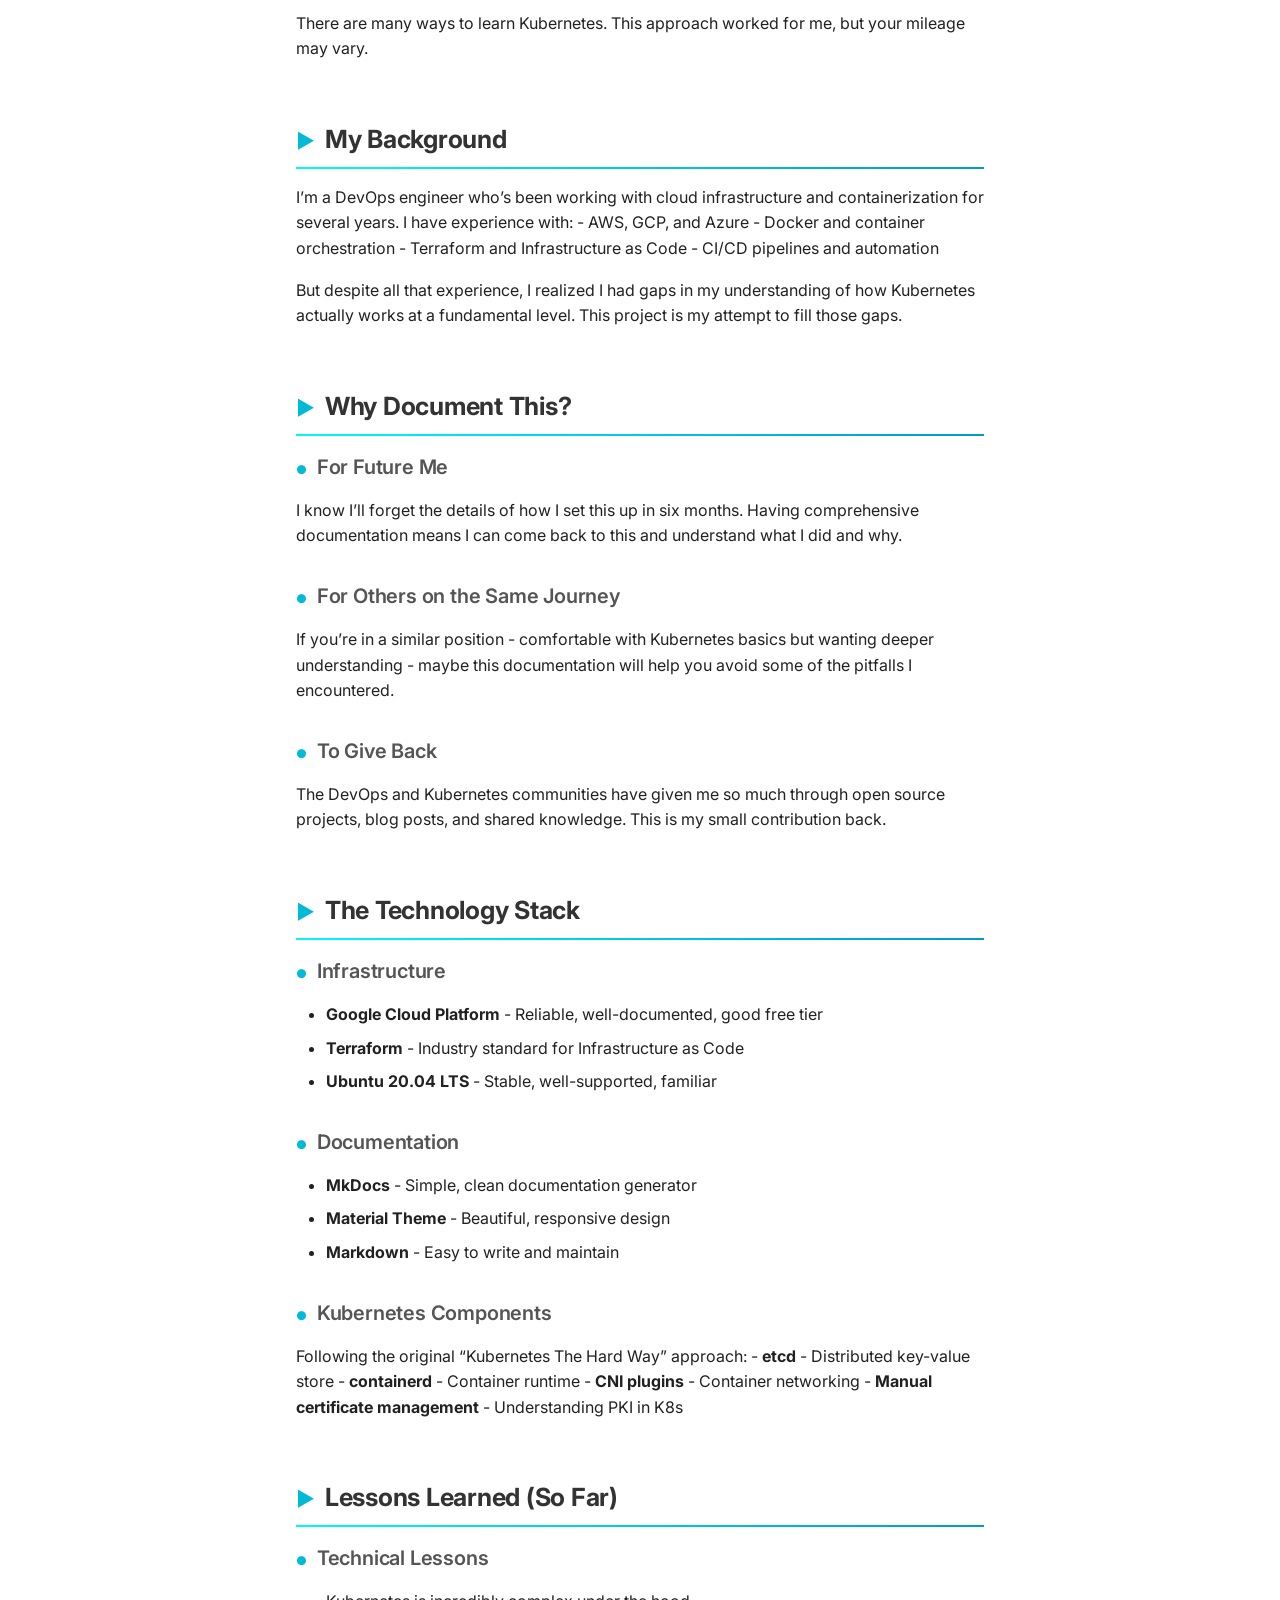
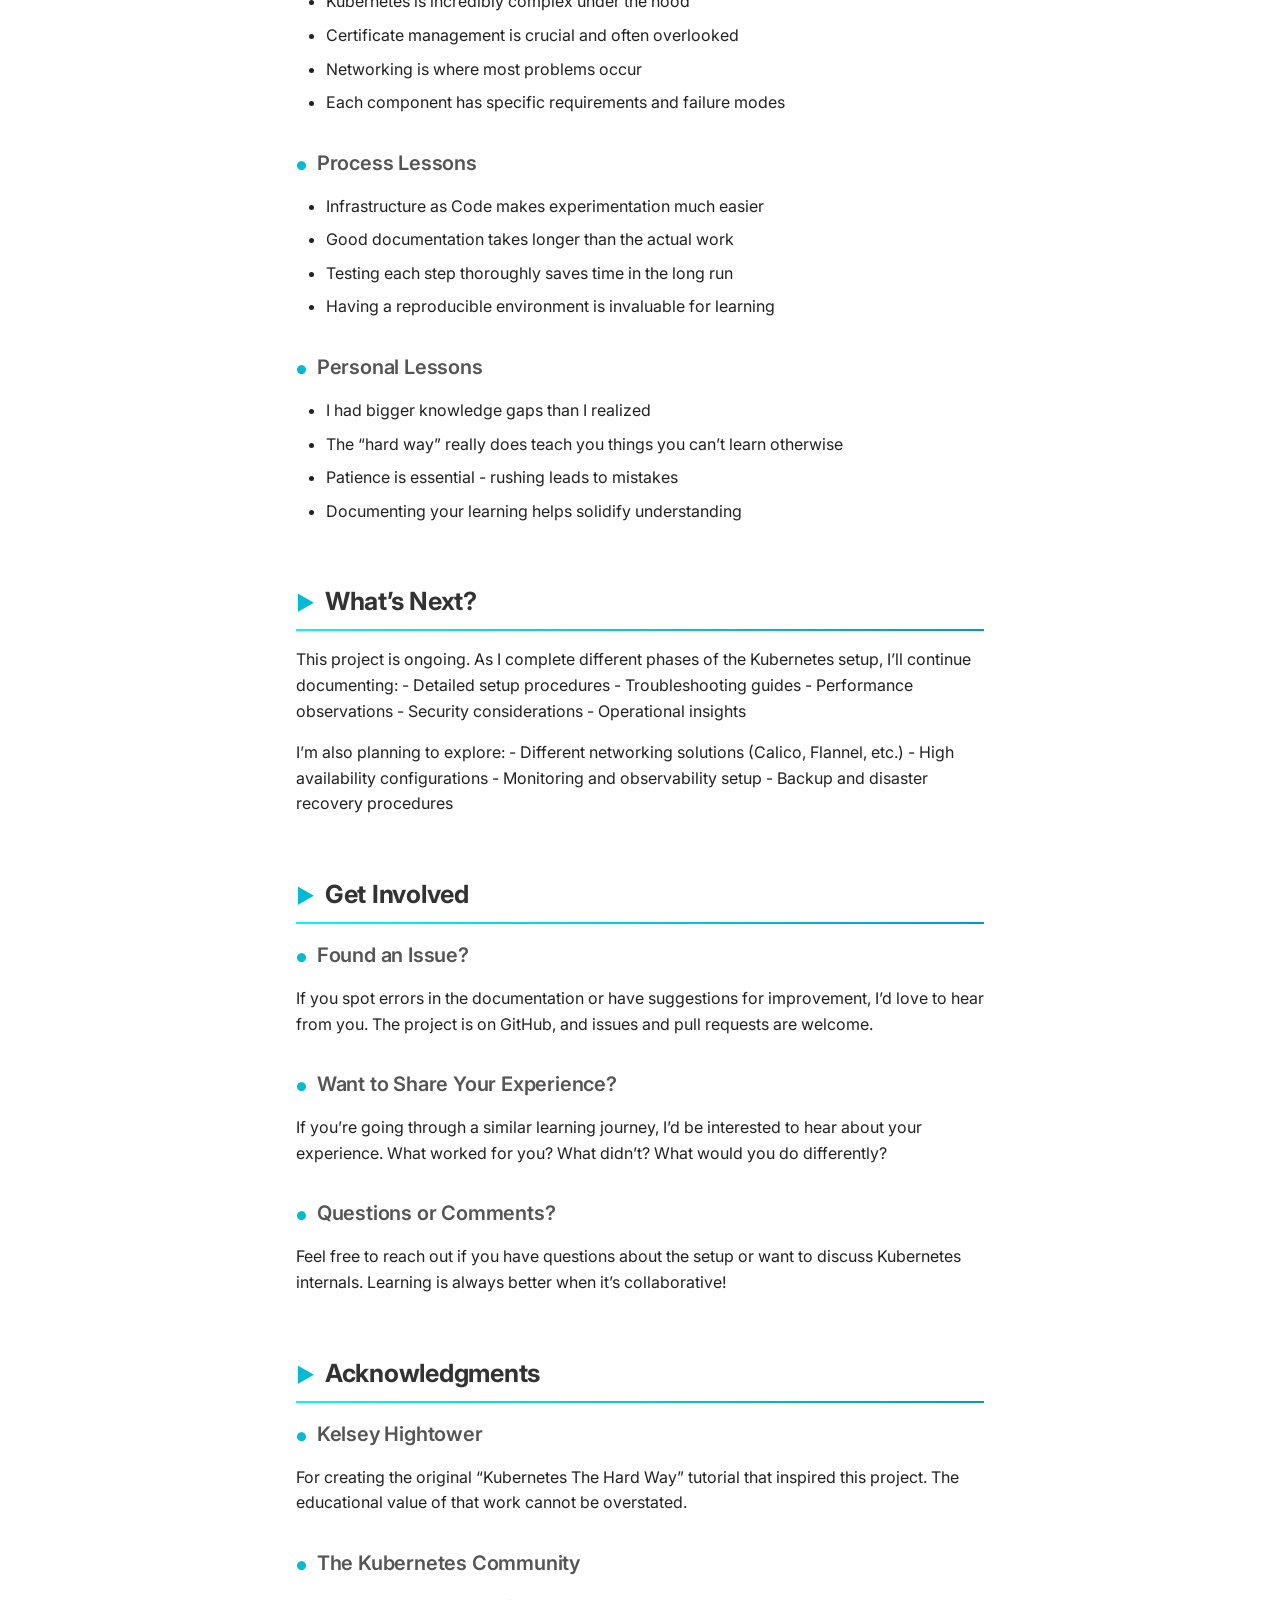
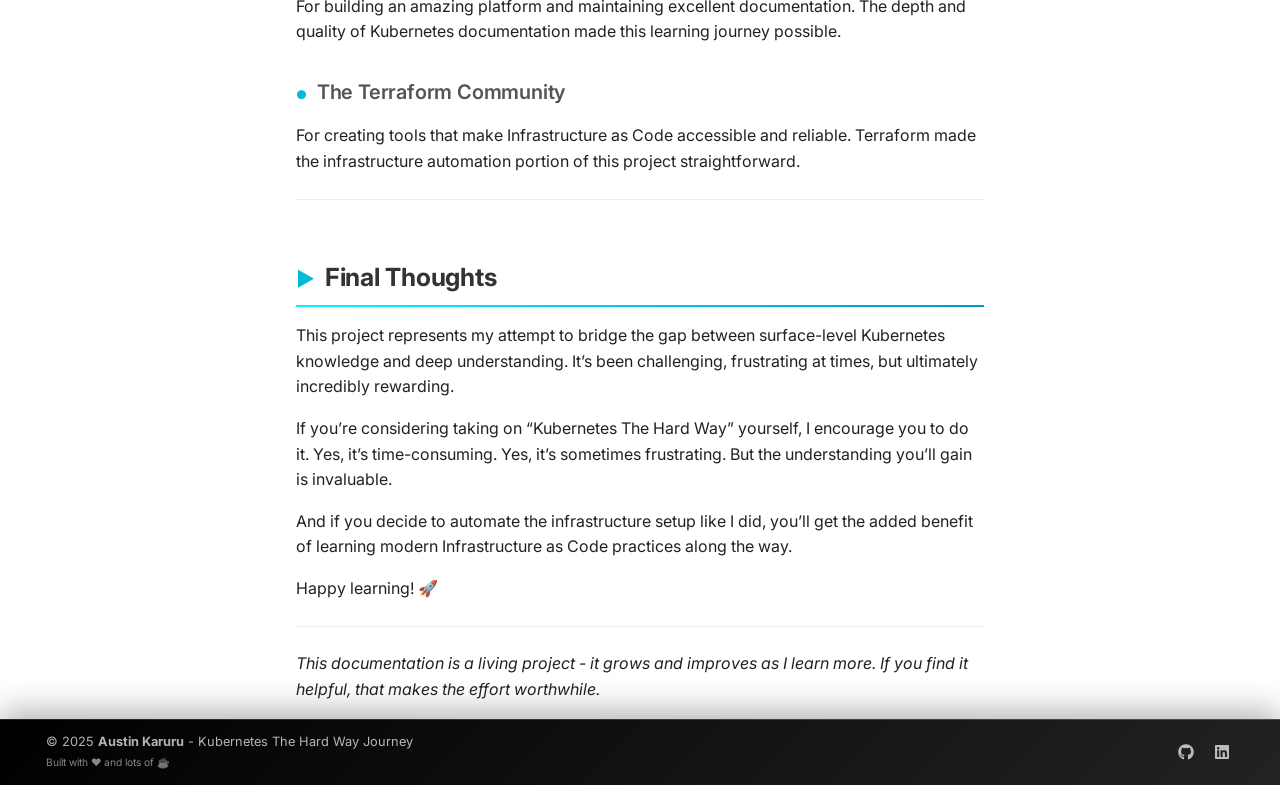
<file: about/index.html>
<!doctype html><html lang=en class=no-js> <head><meta charset=utf-8><meta name=viewport content="width=device-width,initial-scale=1"><meta name=description content="A personal journey through Kubernetes internals with Infrastructure as Code"><meta name=author content=Austin><link href=https://github.com/austinkaruru/k8s-the-hardway/about/ rel=canonical><link href=../kubernetes/jumpbox/ rel=prev><link rel=icon href=../img/favicon.ico><meta name=generator content="mkdocs-1.6.1, mkdocs-material-9.6.18"><title>About This Journey - K8s The Hard Way - My Learning Journey</title><link rel=stylesheet href=../assets/stylesheets/main.7e37652d.min.css><link rel=stylesheet href=../assets/stylesheets/palette.06af60db.min.css><link rel=preconnect href=https://fonts.gstatic.com crossorigin><link rel=stylesheet href="https://fonts.googleapis.com/css?family=Inter:300,300i,400,400i,700,700i%7CJetBrains+Mono:400,400i,700,700i&display=fallback"><style>:root{--md-text-font:"Inter";--md-code-font:"JetBrains Mono"}</style><link rel=stylesheet href=../stylesheets/modern-edgy-style.css><script>__md_scope=new URL("..",location),__md_hash=e=>[...e].reduce(((e,_)=>(e<<5)-e+_.charCodeAt(0)),0),__md_get=(e,_=localStorage,t=__md_scope)=>JSON.parse(_.getItem(t.pathname+"."+e)),__md_set=(e,_,t=localStorage,a=__md_scope)=>{try{t.setItem(a.pathname+"."+e,JSON.stringify(_))}catch(e){}}</script></head> <body dir=ltr data-md-color-scheme=default data-md-color-primary=black data-md-color-accent=cyan> <input class=md-toggle data-md-toggle=drawer type=checkbox id=__drawer autocomplete=off> <input class=md-toggle data-md-toggle=search type=checkbox id=__search autocomplete=off> <label class=md-overlay for=__drawer></label> <div data-md-component=skip> <a href=#about-this-project class=md-skip> Skip to content </a> </div> <div data-md-component=announce> </div> <header class="md-header md-header--shadow" data-md-component=header> <nav class="md-header__inner md-grid" aria-label=Header> <a href=.. title="K8s The Hard Way - My Learning Journey" class="md-header__button md-logo" aria-label="K8s The Hard Way - My Learning Journey" data-md-component=logo> <img src=../img/favicon.ico alt=logo> </a> <label class="md-header__button md-icon" for=__drawer> <svg xmlns=http://www.w3.org/2000/svg viewbox="0 0 24 24"><path d="M3 6h18v2H3zm0 5h18v2H3zm0 5h18v2H3z"/></svg> </label> <div class=md-header__title data-md-component=header-title> <div class=md-header__ellipsis> <div class=md-header__topic> <span class=md-ellipsis> K8s The Hard Way - My Learning Journey </span> </div> <div class=md-header__topic data-md-component=header-topic> <span class=md-ellipsis> About This Journey </span> </div> </div> </div> <form class=md-header__option data-md-component=palette> <input class=md-option data-md-color-media data-md-color-scheme=default data-md-color-primary=black data-md-color-accent=cyan aria-label="Switch to dark mode" type=radio name=__palette id=__palette_0> <label class="md-header__button md-icon" title="Switch to dark mode" for=__palette_1 hidden> <svg xmlns=http://www.w3.org/2000/svg viewbox="0 0 24 24"><path d="M12 8a4 4 0 0 0-4 4 4 4 0 0 0 4 4 4 4 0 0 0 4-4 4 4 0 0 0-4-4m0 10a6 6 0 0 1-6-6 6 6 0 0 1 6-6 6 6 0 0 1 6 6 6 6 0 0 1-6 6m8-9.31V4h-4.69L12 .69 8.69 4H4v4.69L.69 12 4 15.31V20h4.69L12 23.31 15.31 20H20v-4.69L23.31 12z"/></svg> </label> <input class=md-option data-md-color-media data-md-color-scheme=slate data-md-color-primary=black data-md-color-accent=cyan aria-label="Switch to light mode" type=radio name=__palette id=__palette_1> <label class="md-header__button md-icon" title="Switch to light mode" for=__palette_0 hidden> <svg xmlns=http://www.w3.org/2000/svg viewbox="0 0 24 24"><path d="M12 18c-.89 0-1.74-.2-2.5-.55C11.56 16.5 13 14.42 13 12s-1.44-4.5-3.5-5.45C10.26 6.2 11.11 6 12 6a6 6 0 0 1 6 6 6 6 0 0 1-6 6m8-9.31V4h-4.69L12 .69 8.69 4H4v4.69L.69 12 4 15.31V20h4.69L12 23.31 15.31 20H20v-4.69L23.31 12z"/></svg> </label> </form> <script>var palette=__md_get("__palette");if(palette&&palette.color){if("(prefers-color-scheme)"===palette.color.media){var media=matchMedia("(prefers-color-scheme: light)"),input=document.querySelector(media.matches?"[data-md-color-media='(prefers-color-scheme: light)']":"[data-md-color-media='(prefers-color-scheme: dark)']");palette.color.media=input.getAttribute("data-md-color-media"),palette.color.scheme=input.getAttribute("data-md-color-scheme"),palette.color.primary=input.getAttribute("data-md-color-primary"),palette.color.accent=input.getAttribute("data-md-color-accent")}for(var[key,value]of Object.entries(palette.color))document.body.setAttribute("data-md-color-"+key,value)}</script> <label class="md-header__button md-icon" for=__search> <svg xmlns=http://www.w3.org/2000/svg viewbox="0 0 24 24"><path d="M9.5 3A6.5 6.5 0 0 1 16 9.5c0 1.61-.59 3.09-1.56 4.23l.27.27h.79l5 5-1.5 1.5-5-5v-.79l-.27-.27A6.52 6.52 0 0 1 9.5 16 6.5 6.5 0 0 1 3 9.5 6.5 6.5 0 0 1 9.5 3m0 2C7 5 5 7 5 9.5S7 14 9.5 14 14 12 14 9.5 12 5 9.5 5"/></svg> </label> <div class=md-search data-md-component=search role=dialog> <label class=md-search__overlay for=__search></label> <div class=md-search__inner role=search> <form class=md-search__form name=search> <input type=text class=md-search__input name=query aria-label=Search placeholder=Search autocapitalize=off autocorrect=off autocomplete=off spellcheck=false data-md-component=search-query required> <label class="md-search__icon md-icon" for=__search> <svg xmlns=http://www.w3.org/2000/svg viewbox="0 0 24 24"><path d="M9.5 3A6.5 6.5 0 0 1 16 9.5c0 1.61-.59 3.09-1.56 4.23l.27.27h.79l5 5-1.5 1.5-5-5v-.79l-.27-.27A6.52 6.52 0 0 1 9.5 16 6.5 6.5 0 0 1 3 9.5 6.5 6.5 0 0 1 9.5 3m0 2C7 5 5 7 5 9.5S7 14 9.5 14 14 12 14 9.5 12 5 9.5 5"/></svg> <svg xmlns=http://www.w3.org/2000/svg viewbox="0 0 24 24"><path d="M20 11v2H8l5.5 5.5-1.42 1.42L4.16 12l7.92-7.92L13.5 5.5 8 11z"/></svg> </label> <nav class=md-search__options aria-label=Search> <a href=javascript:void(0) class="md-search__icon md-icon" title=Share aria-label=Share data-clipboard data-clipboard-text data-md-component=search-share tabindex=-1> <svg xmlns=http://www.w3.org/2000/svg viewbox="0 0 24 24"><path d="M18 16.08c-.76 0-1.44.3-1.96.77L8.91 12.7c.05-.23.09-.46.09-.7s-.04-.47-.09-.7l7.05-4.11c.54.5 1.25.81 2.04.81a3 3 0 0 0 3-3 3 3 0 0 0-3-3 3 3 0 0 0-3 3c0 .24.04.47.09.7L8.04 9.81C7.5 9.31 6.79 9 6 9a3 3 0 0 0-3 3 3 3 0 0 0 3 3c.79 0 1.5-.31 2.04-.81l7.12 4.15c-.05.21-.08.43-.08.66 0 1.61 1.31 2.91 2.92 2.91s2.92-1.3 2.92-2.91A2.92 2.92 0 0 0 18 16.08"/></svg> </a> <button type=reset class="md-search__icon md-icon" title=Clear aria-label=Clear tabindex=-1> <svg xmlns=http://www.w3.org/2000/svg viewbox="0 0 24 24"><path d="M19 6.41 17.59 5 12 10.59 6.41 5 5 6.41 10.59 12 5 17.59 6.41 19 12 13.41 17.59 19 19 17.59 13.41 12z"/></svg> </button> </nav> <div class=md-search__suggest data-md-component=search-suggest></div> </form> <div class=md-search__output> <div class=md-search__scrollwrap tabindex=0 data-md-scrollfix> <div class=md-search-result data-md-component=search-result> <div class=md-search-result__meta> Initializing search </div> <ol class=md-search-result__list role=presentation></ol> </div> </div> </div> </div> </div> </nav> </header> <div class=md-container data-md-component=container> <main class=md-main data-md-component=main> <div class="md-main__inner md-grid"> <div class="md-sidebar md-sidebar--primary" data-md-component=sidebar data-md-type=navigation> <div class=md-sidebar__scrollwrap> <div class=md-sidebar__inner> <nav class="md-nav md-nav--primary" aria-label=Navigation data-md-level=0> <label class=md-nav__title for=__drawer> <a href=.. title="K8s The Hard Way - My Learning Journey" class="md-nav__button md-logo" aria-label="K8s The Hard Way - My Learning Journey" data-md-component=logo> <img src=../img/favicon.ico alt=logo> </a> K8s The Hard Way - My Learning Journey </label> <ul class=md-nav__list data-md-scrollfix> <li class=md-nav__item> <a href=.. class=md-nav__link> <span class=md-ellipsis> Home </span> </a> </li> <li class="md-nav__item md-nav__item--section md-nav__item--nested"> <input class="md-nav__toggle md-toggle md-toggle--indeterminate" type=checkbox id=__nav_2> <label class=md-nav__link for=__nav_2 id=__nav_2_label tabindex> <span class=md-ellipsis> Getting Started </span> <span class="md-nav__icon md-icon"></span> </label> <nav class=md-nav data-md-level=1 aria-labelledby=__nav_2_label aria-expanded=false> <label class=md-nav__title for=__nav_2> <span class="md-nav__icon md-icon"></span> Getting Started </label> <ul class=md-nav__list data-md-scrollfix> <li class=md-nav__item> <a href=../setup/prerequisites/ class=md-nav__link> <span class=md-ellipsis> Prerequisites </span> </a> </li> <li class=md-nav__item> <a href=../setup/gcp-setup/ class=md-nav__link> <span class=md-ellipsis> GCP Setup </span> </a> </li> <li class=md-nav__item> <a href=../setup/ssh-setup/ class=md-nav__link> <span class=md-ellipsis> SSH Configuration </span> </a> </li> </ul> </nav> </li> <li class="md-nav__item md-nav__item--section md-nav__item--nested"> <input class="md-nav__toggle md-toggle md-toggle--indeterminate" type=checkbox id=__nav_3> <label class=md-nav__link for=__nav_3 id=__nav_3_label tabindex> <span class=md-ellipsis> Infrastructure Journey </span> <span class="md-nav__icon md-icon"></span> </label> <nav class=md-nav data-md-level=1 aria-labelledby=__nav_3_label aria-expanded=false> <label class=md-nav__title for=__nav_3> <span class="md-nav__icon md-icon"></span> Infrastructure Journey </label> <ul class=md-nav__list data-md-scrollfix> <li class=md-nav__item> <a href=../infrastructure/terraform-overview/ class=md-nav__link> <span class=md-ellipsis> Why Terraform? </span> </a> </li> <li class=md-nav__item> <a href=../infrastructure/terraform-deployment/ class=md-nav__link> <span class=md-ellipsis> Deployment Day </span> </a> </li> <li class=md-nav__item> <a href=../infrastructure/validation/ class=md-nav__link> <span class=md-ellipsis> Testing Everything </span> </a> </li> </ul> </nav> </li> <li class="md-nav__item md-nav__item--section md-nav__item--nested"> <input class="md-nav__toggle md-toggle md-toggle--indeterminate" type=checkbox id=__nav_4> <label class=md-nav__link for=__nav_4 id=__nav_4_label tabindex> <span class=md-ellipsis> The Hard Way Begins </span> <span class="md-nav__icon md-icon"></span> </label> <nav class=md-nav data-md-level=1 aria-labelledby=__nav_4_label aria-expanded=false> <label class=md-nav__title for=__nav_4> <span class="md-nav__icon md-icon"></span> The Hard Way Begins </label> <ul class=md-nav__list data-md-scrollfix> <li class=md-nav__item> <a href=../kubernetes/manual-setup/ class=md-nav__link> <span class=md-ellipsis> Starting the Journey </span> </a> </li> <li class=md-nav__item> <a href=../kubernetes/jumpbox/ class=md-nav__link> <span class=md-ellipsis> Setting Up Jumpbox </span> </a> </li> <li class=md-nav__item> <a href=../kubernetes/control-plane.md class=md-nav__link> <span class=md-ellipsis> Control Plane Setup </span> </a> </li> <li class=md-nav__item> <a href=../kubernetes/worker-nodes.md class=md-nav__link> <span class=md-ellipsis> Worker Nodes </span> </a> </li> <li class=md-nav__item> <a href=../kubernetes/cluster-validation.md class=md-nav__link> <span class=md-ellipsis> Victory Lap </span> </a> </li> </ul> </nav> </li> <li class="md-nav__item md-nav__item--section md-nav__item--nested"> <input class="md-nav__toggle md-toggle md-toggle--indeterminate" type=checkbox id=__nav_5> <label class=md-nav__link for=__nav_5 id=__nav_5_label tabindex> <span class=md-ellipsis> Lessons & Reflections </span> <span class="md-nav__icon md-icon"></span> </label> <nav class=md-nav data-md-level=1 aria-labelledby=__nav_5_label aria-expanded=false> <label class=md-nav__title for=__nav_5> <span class="md-nav__icon md-icon"></span> Lessons & Reflections </label> <ul class=md-nav__list data-md-scrollfix> <li class=md-nav__item> <a href=../lessons/what-i-learned.md class=md-nav__link> <span class=md-ellipsis> What I Learned </span> </a> </li> <li class=md-nav__item> <a href=../lessons/troubleshooting.md class=md-nav__link> <span class=md-ellipsis> When Things Broke </span> </a> </li> <li class=md-nav__item> <a href=../lessons/tips-and-tricks.md class=md-nav__link> <span class=md-ellipsis> Tips for Others </span> </a> </li> </ul> </nav> </li> <li class="md-nav__item md-nav__item--active"> <input class="md-nav__toggle md-toggle" type=checkbox id=__toc> <label class="md-nav__link md-nav__link--active" for=__toc> <span class=md-ellipsis> About This Journey </span> <span class="md-nav__icon md-icon"></span> </label> <a href=./ class="md-nav__link md-nav__link--active"> <span class=md-ellipsis> About This Journey </span> </a> <nav class="md-nav md-nav--secondary" aria-label="Table of contents"> <label class=md-nav__title for=__toc> <span class="md-nav__icon md-icon"></span> Table of contents </label> <ul class=md-nav__list data-md-component=toc data-md-scrollfix> <li class=md-nav__item> <a href=#the-story-behind-this-journey class=md-nav__link> <span class=md-ellipsis> The Story Behind This Journey </span> </a> </li> <li class=md-nav__item> <a href=#what-this-project-is class=md-nav__link> <span class=md-ellipsis> What This Project Is </span> </a> <nav class=md-nav aria-label="What This Project Is"> <ul class=md-nav__list> <li class=md-nav__item> <a href=#a-learning-journey class=md-nav__link> <span class=md-ellipsis> A Learning Journey </span> </a> </li> <li class=md-nav__item> <a href=#infrastructure-as-code-meets-deep-learning class=md-nav__link> <span class=md-ellipsis> Infrastructure as Code Meets Deep Learning </span> </a> </li> <li class=md-nav__item> <a href=#real-documentation class=md-nav__link> <span class=md-ellipsis> Real Documentation </span> </a> </li> </ul> </nav> </li> <li class=md-nav__item> <a href=#what-this-project-isnt class=md-nav__link> <span class=md-ellipsis> What This Project Isn&rsquo;t </span> </a> <nav class=md-nav aria-label="What This Project Isn’t"> <ul class=md-nav__list> <li class=md-nav__item> <a href=#not-a-shortcut class=md-nav__link> <span class=md-ellipsis> Not a Shortcut </span> </a> </li> <li class=md-nav__item> <a href=#not-production-ready class=md-nav__link> <span class=md-ellipsis> Not Production-Ready </span> </a> </li> <li class=md-nav__item> <a href=#not-the-only-way class=md-nav__link> <span class=md-ellipsis> Not the Only Way </span> </a> </li> </ul> </nav> </li> <li class=md-nav__item> <a href=#my-background class=md-nav__link> <span class=md-ellipsis> My Background </span> </a> </li> <li class=md-nav__item> <a href=#why-document-this class=md-nav__link> <span class=md-ellipsis> Why Document This? </span> </a> <nav class=md-nav aria-label="Why Document This?"> <ul class=md-nav__list> <li class=md-nav__item> <a href=#for-future-me class=md-nav__link> <span class=md-ellipsis> For Future Me </span> </a> </li> <li class=md-nav__item> <a href=#for-others-on-the-same-journey class=md-nav__link> <span class=md-ellipsis> For Others on the Same Journey </span> </a> </li> <li class=md-nav__item> <a href=#to-give-back class=md-nav__link> <span class=md-ellipsis> To Give Back </span> </a> </li> </ul> </nav> </li> <li class=md-nav__item> <a href=#the-technology-stack class=md-nav__link> <span class=md-ellipsis> The Technology Stack </span> </a> <nav class=md-nav aria-label="The Technology Stack"> <ul class=md-nav__list> <li class=md-nav__item> <a href=#infrastructure class=md-nav__link> <span class=md-ellipsis> Infrastructure </span> </a> </li> <li class=md-nav__item> <a href=#documentation class=md-nav__link> <span class=md-ellipsis> Documentation </span> </a> </li> <li class=md-nav__item> <a href=#kubernetes-components class=md-nav__link> <span class=md-ellipsis> Kubernetes Components </span> </a> </li> </ul> </nav> </li> <li class=md-nav__item> <a href=#lessons-learned-so-far class=md-nav__link> <span class=md-ellipsis> Lessons Learned (So Far) </span> </a> <nav class=md-nav aria-label="Lessons Learned (So Far)"> <ul class=md-nav__list> <li class=md-nav__item> <a href=#technical-lessons class=md-nav__link> <span class=md-ellipsis> Technical Lessons </span> </a> </li> <li class=md-nav__item> <a href=#process-lessons class=md-nav__link> <span class=md-ellipsis> Process Lessons </span> </a> </li> <li class=md-nav__item> <a href=#personal-lessons class=md-nav__link> <span class=md-ellipsis> Personal Lessons </span> </a> </li> </ul> </nav> </li> <li class=md-nav__item> <a href=#whats-next class=md-nav__link> <span class=md-ellipsis> What&rsquo;s Next? </span> </a> </li> <li class=md-nav__item> <a href=#get-involved class=md-nav__link> <span class=md-ellipsis> Get Involved </span> </a> <nav class=md-nav aria-label="Get Involved"> <ul class=md-nav__list> <li class=md-nav__item> <a href=#found-an-issue class=md-nav__link> <span class=md-ellipsis> Found an Issue? </span> </a> </li> <li class=md-nav__item> <a href=#want-to-share-your-experience class=md-nav__link> <span class=md-ellipsis> Want to Share Your Experience? </span> </a> </li> <li class=md-nav__item> <a href=#questions-or-comments class=md-nav__link> <span class=md-ellipsis> Questions or Comments? </span> </a> </li> </ul> </nav> </li> <li class=md-nav__item> <a href=#acknowledgments class=md-nav__link> <span class=md-ellipsis> Acknowledgments </span> </a> <nav class=md-nav aria-label=Acknowledgments> <ul class=md-nav__list> <li class=md-nav__item> <a href=#kelsey-hightower class=md-nav__link> <span class=md-ellipsis> Kelsey Hightower </span> </a> </li> <li class=md-nav__item> <a href=#the-kubernetes-community class=md-nav__link> <span class=md-ellipsis> The Kubernetes Community </span> </a> </li> <li class=md-nav__item> <a href=#the-terraform-community class=md-nav__link> <span class=md-ellipsis> The Terraform Community </span> </a> </li> </ul> </nav> </li> <li class=md-nav__item> <a href=#final-thoughts class=md-nav__link> <span class=md-ellipsis> Final Thoughts </span> </a> </li> </ul> </nav> </li> </ul> </nav> </div> </div> </div> <div class="md-sidebar md-sidebar--secondary" data-md-component=sidebar data-md-type=toc> <div class=md-sidebar__scrollwrap> <div class=md-sidebar__inner> <nav class="md-nav md-nav--secondary" aria-label="Table of contents"> <label class=md-nav__title for=__toc> <span class="md-nav__icon md-icon"></span> Table of contents </label> <ul class=md-nav__list data-md-component=toc data-md-scrollfix> <li class=md-nav__item> <a href=#the-story-behind-this-journey class=md-nav__link> <span class=md-ellipsis> The Story Behind This Journey </span> </a> </li> <li class=md-nav__item> <a href=#what-this-project-is class=md-nav__link> <span class=md-ellipsis> What This Project Is </span> </a> <nav class=md-nav aria-label="What This Project Is"> <ul class=md-nav__list> <li class=md-nav__item> <a href=#a-learning-journey class=md-nav__link> <span class=md-ellipsis> A Learning Journey </span> </a> </li> <li class=md-nav__item> <a href=#infrastructure-as-code-meets-deep-learning class=md-nav__link> <span class=md-ellipsis> Infrastructure as Code Meets Deep Learning </span> </a> </li> <li class=md-nav__item> <a href=#real-documentation class=md-nav__link> <span class=md-ellipsis> Real Documentation </span> </a> </li> </ul> </nav> </li> <li class=md-nav__item> <a href=#what-this-project-isnt class=md-nav__link> <span class=md-ellipsis> What This Project Isn&rsquo;t </span> </a> <nav class=md-nav aria-label="What This Project Isn’t"> <ul class=md-nav__list> <li class=md-nav__item> <a href=#not-a-shortcut class=md-nav__link> <span class=md-ellipsis> Not a Shortcut </span> </a> </li> <li class=md-nav__item> <a href=#not-production-ready class=md-nav__link> <span class=md-ellipsis> Not Production-Ready </span> </a> </li> <li class=md-nav__item> <a href=#not-the-only-way class=md-nav__link> <span class=md-ellipsis> Not the Only Way </span> </a> </li> </ul> </nav> </li> <li class=md-nav__item> <a href=#my-background class=md-nav__link> <span class=md-ellipsis> My Background </span> </a> </li> <li class=md-nav__item> <a href=#why-document-this class=md-nav__link> <span class=md-ellipsis> Why Document This? </span> </a> <nav class=md-nav aria-label="Why Document This?"> <ul class=md-nav__list> <li class=md-nav__item> <a href=#for-future-me class=md-nav__link> <span class=md-ellipsis> For Future Me </span> </a> </li> <li class=md-nav__item> <a href=#for-others-on-the-same-journey class=md-nav__link> <span class=md-ellipsis> For Others on the Same Journey </span> </a> </li> <li class=md-nav__item> <a href=#to-give-back class=md-nav__link> <span class=md-ellipsis> To Give Back </span> </a> </li> </ul> </nav> </li> <li class=md-nav__item> <a href=#the-technology-stack class=md-nav__link> <span class=md-ellipsis> The Technology Stack </span> </a> <nav class=md-nav aria-label="The Technology Stack"> <ul class=md-nav__list> <li class=md-nav__item> <a href=#infrastructure class=md-nav__link> <span class=md-ellipsis> Infrastructure </span> </a> </li> <li class=md-nav__item> <a href=#documentation class=md-nav__link> <span class=md-ellipsis> Documentation </span> </a> </li> <li class=md-nav__item> <a href=#kubernetes-components class=md-nav__link> <span class=md-ellipsis> Kubernetes Components </span> </a> </li> </ul> </nav> </li> <li class=md-nav__item> <a href=#lessons-learned-so-far class=md-nav__link> <span class=md-ellipsis> Lessons Learned (So Far) </span> </a> <nav class=md-nav aria-label="Lessons Learned (So Far)"> <ul class=md-nav__list> <li class=md-nav__item> <a href=#technical-lessons class=md-nav__link> <span class=md-ellipsis> Technical Lessons </span> </a> </li> <li class=md-nav__item> <a href=#process-lessons class=md-nav__link> <span class=md-ellipsis> Process Lessons </span> </a> </li> <li class=md-nav__item> <a href=#personal-lessons class=md-nav__link> <span class=md-ellipsis> Personal Lessons </span> </a> </li> </ul> </nav> </li> <li class=md-nav__item> <a href=#whats-next class=md-nav__link> <span class=md-ellipsis> What&rsquo;s Next? </span> </a> </li> <li class=md-nav__item> <a href=#get-involved class=md-nav__link> <span class=md-ellipsis> Get Involved </span> </a> <nav class=md-nav aria-label="Get Involved"> <ul class=md-nav__list> <li class=md-nav__item> <a href=#found-an-issue class=md-nav__link> <span class=md-ellipsis> Found an Issue? </span> </a> </li> <li class=md-nav__item> <a href=#want-to-share-your-experience class=md-nav__link> <span class=md-ellipsis> Want to Share Your Experience? </span> </a> </li> <li class=md-nav__item> <a href=#questions-or-comments class=md-nav__link> <span class=md-ellipsis> Questions or Comments? </span> </a> </li> </ul> </nav> </li> <li class=md-nav__item> <a href=#acknowledgments class=md-nav__link> <span class=md-ellipsis> Acknowledgments </span> </a> <nav class=md-nav aria-label=Acknowledgments> <ul class=md-nav__list> <li class=md-nav__item> <a href=#kelsey-hightower class=md-nav__link> <span class=md-ellipsis> Kelsey Hightower </span> </a> </li> <li class=md-nav__item> <a href=#the-kubernetes-community class=md-nav__link> <span class=md-ellipsis> The Kubernetes Community </span> </a> </li> <li class=md-nav__item> <a href=#the-terraform-community class=md-nav__link> <span class=md-ellipsis> The Terraform Community </span> </a> </li> </ul> </nav> </li> <li class=md-nav__item> <a href=#final-thoughts class=md-nav__link> <span class=md-ellipsis> Final Thoughts </span> </a> </li> </ul> </nav> </div> </div> </div> <div class=md-content data-md-component=content> <article class="md-content__inner md-typeset"> <h1 id=about-this-project>About This Project</h1> <h2 id=the-story-behind-this-journey>The Story Behind This Journey</h2> <p>I&rsquo;ve been working with Kubernetes for a while now - deploying applications, managing clusters, troubleshooting issues. But I always felt like I was missing something fundamental. Sure, I could <code>kubectl apply</code> with the best of them, but what was actually happening under the hood?</p> <p>That nagging feeling led me to Kelsey Hightower&rsquo;s famous &ldquo;Kubernetes The Hard Way&rdquo; tutorial. But being a big fan of Infrastructure as Code, I thought: &ldquo;Why not combine the educational value of the hard way with modern DevOps practices?&rdquo;</p> <p>This project is the result - a journey through Kubernetes internals with a Terraform twist.</p> <h2 id=what-this-project-is>What This Project Is</h2> <h3 id=a-learning-journey>A Learning Journey</h3> <p>This isn&rsquo;t just a tutorial - it&rsquo;s documentation of my actual learning process, including: - The victories and the failures - What worked and what didn&rsquo;t - Lessons learned along the way - Tips for others taking the same journey</p> <h3 id=infrastructure-as-code-meets-deep-learning>Infrastructure as Code Meets Deep Learning</h3> <p>Instead of manually clicking through cloud consoles, I used Terraform to automate the infrastructure setup. This approach: - Saves time on repetitive tasks - Ensures reproducible environments - Follows modern DevOps best practices - Lets you focus on learning Kubernetes, not fighting infrastructure</p> <h3 id=real-documentation>Real Documentation</h3> <p>I&rsquo;m trying to create the kind of documentation I wish I had when I started: - Clear explanations of why, not just what - Troubleshooting guides for common issues - Context for how this applies to real-world scenarios - Honest assessment of what&rsquo;s hard and what&rsquo;s not</p> <h2 id=what-this-project-isnt>What This Project Isn&rsquo;t</h2> <h3 id=not-a-shortcut>Not a Shortcut</h3> <p>This is still &ldquo;the hard way&rdquo; - we&rsquo;re manually configuring every Kubernetes component. The Terraform automation just handles the infrastructure setup, not the Kubernetes installation itself.</p> <h3 id=not-production-ready>Not Production-Ready</h3> <p>The configurations here prioritize learning over production security and reliability. Don&rsquo;t use this setup for anything important!</p> <h3 id=not-the-only-way>Not the Only Way</h3> <p>There are many ways to learn Kubernetes. This approach worked for me, but your mileage may vary.</p> <h2 id=my-background>My Background</h2> <p>I&rsquo;m a DevOps engineer who&rsquo;s been working with cloud infrastructure and containerization for several years. I have experience with: - AWS, GCP, and Azure - Docker and container orchestration - Terraform and Infrastructure as Code - CI/CD pipelines and automation</p> <p>But despite all that experience, I realized I had gaps in my understanding of how Kubernetes actually works at a fundamental level. This project is my attempt to fill those gaps.</p> <h2 id=why-document-this>Why Document This?</h2> <h3 id=for-future-me>For Future Me</h3> <p>I know I&rsquo;ll forget the details of how I set this up in six months. Having comprehensive documentation means I can come back to this and understand what I did and why.</p> <h3 id=for-others-on-the-same-journey>For Others on the Same Journey</h3> <p>If you&rsquo;re in a similar position - comfortable with Kubernetes basics but wanting deeper understanding - maybe this documentation will help you avoid some of the pitfalls I encountered.</p> <h3 id=to-give-back>To Give Back</h3> <p>The DevOps and Kubernetes communities have given me so much through open source projects, blog posts, and shared knowledge. This is my small contribution back.</p> <h2 id=the-technology-stack>The Technology Stack</h2> <h3 id=infrastructure>Infrastructure</h3> <ul> <li><strong>Google Cloud Platform</strong> - Reliable, well-documented, good free tier</li> <li><strong>Terraform</strong> - Industry standard for Infrastructure as Code</li> <li><strong>Ubuntu 20.04 LTS</strong> - Stable, well-supported, familiar</li> </ul> <h3 id=documentation>Documentation</h3> <ul> <li><strong>MkDocs</strong> - Simple, clean documentation generator</li> <li><strong>Material Theme</strong> - Beautiful, responsive design</li> <li><strong>Markdown</strong> - Easy to write and maintain</li> </ul> <h3 id=kubernetes-components>Kubernetes Components</h3> <p>Following the original &ldquo;Kubernetes The Hard Way&rdquo; approach: - <strong>etcd</strong> - Distributed key-value store - <strong>containerd</strong> - Container runtime - <strong>CNI plugins</strong> - Container networking - <strong>Manual certificate management</strong> - Understanding PKI in K8s</p> <h2 id=lessons-learned-so-far>Lessons Learned (So Far)</h2> <h3 id=technical-lessons>Technical Lessons</h3> <ul> <li>Kubernetes is incredibly complex under the hood</li> <li>Certificate management is crucial and often overlooked</li> <li>Networking is where most problems occur</li> <li>Each component has specific requirements and failure modes</li> </ul> <h3 id=process-lessons>Process Lessons</h3> <ul> <li>Infrastructure as Code makes experimentation much easier</li> <li>Good documentation takes longer than the actual work</li> <li>Testing each step thoroughly saves time in the long run</li> <li>Having a reproducible environment is invaluable for learning</li> </ul> <h3 id=personal-lessons>Personal Lessons</h3> <ul> <li>I had bigger knowledge gaps than I realized</li> <li>The &ldquo;hard way&rdquo; really does teach you things you can&rsquo;t learn otherwise</li> <li>Patience is essential - rushing leads to mistakes</li> <li>Documenting your learning helps solidify understanding</li> </ul> <h2 id=whats-next>What&rsquo;s Next?</h2> <p>This project is ongoing. As I complete different phases of the Kubernetes setup, I&rsquo;ll continue documenting: - Detailed setup procedures - Troubleshooting guides - Performance observations - Security considerations - Operational insights</p> <p>I&rsquo;m also planning to explore: - Different networking solutions (Calico, Flannel, etc.) - High availability configurations - Monitoring and observability setup - Backup and disaster recovery procedures</p> <h2 id=get-involved>Get Involved</h2> <h3 id=found-an-issue>Found an Issue?</h3> <p>If you spot errors in the documentation or have suggestions for improvement, I&rsquo;d love to hear from you. The project is on GitHub, and issues and pull requests are welcome.</p> <h3 id=want-to-share-your-experience>Want to Share Your Experience?</h3> <p>If you&rsquo;re going through a similar learning journey, I&rsquo;d be interested to hear about your experience. What worked for you? What didn&rsquo;t? What would you do differently?</p> <h3 id=questions-or-comments>Questions or Comments?</h3> <p>Feel free to reach out if you have questions about the setup or want to discuss Kubernetes internals. Learning is always better when it&rsquo;s collaborative!</p> <h2 id=acknowledgments>Acknowledgments</h2> <h3 id=kelsey-hightower>Kelsey Hightower</h3> <p>For creating the original &ldquo;Kubernetes The Hard Way&rdquo; tutorial that inspired this project. The educational value of that work cannot be overstated.</p> <h3 id=the-kubernetes-community>The Kubernetes Community</h3> <p>For building an amazing platform and maintaining excellent documentation. The depth and quality of Kubernetes documentation made this learning journey possible.</p> <h3 id=the-terraform-community>The Terraform Community</h3> <p>For creating tools that make Infrastructure as Code accessible and reliable. Terraform made the infrastructure automation portion of this project straightforward.</p> <hr> <h2 id=final-thoughts>Final Thoughts</h2> <p>This project represents my attempt to bridge the gap between surface-level Kubernetes knowledge and deep understanding. It&rsquo;s been challenging, frustrating at times, but ultimately incredibly rewarding.</p> <p>If you&rsquo;re considering taking on &ldquo;Kubernetes The Hard Way&rdquo; yourself, I encourage you to do it. Yes, it&rsquo;s time-consuming. Yes, it&rsquo;s sometimes frustrating. But the understanding you&rsquo;ll gain is invaluable.</p> <p>And if you decide to automate the infrastructure setup like I did, you&rsquo;ll get the added benefit of learning modern Infrastructure as Code practices along the way.</p> <p>Happy learning! 🚀</p> <hr> <p><em>This documentation is a living project - it grows and improves as I learn more. If you find it helpful, that makes the effort worthwhile.</em></p> <form class=md-feedback name=feedback hidden> <fieldset> <legend class=md-feedback__title> Was this page helpful? </legend> <div class=md-feedback__inner> <div class=md-feedback__list> <button class="md-feedback__icon md-icon" type=submit title="This page was helpful" data-md-value=1> <svg xmlns=http://www.w3.org/2000/svg viewbox="0 0 24 24"><path d="M20 12a8 8 0 0 0-8-8 8 8 0 0 0-8 8 8 8 0 0 0 8 8 8 8 0 0 0 8-8m2 0a10 10 0 0 1-10 10A10 10 0 0 1 2 12 10 10 0 0 1 12 2a10 10 0 0 1 10 10M10 9.5c0 .8-.7 1.5-1.5 1.5S7 10.3 7 9.5 7.7 8 8.5 8s1.5.7 1.5 1.5m7 0c0 .8-.7 1.5-1.5 1.5S14 10.3 14 9.5 14.7 8 15.5 8s1.5.7 1.5 1.5m-5 7.73c-1.75 0-3.29-.73-4.19-1.81L9.23 14c.45.72 1.52 1.23 2.77 1.23s2.32-.51 2.77-1.23l1.42 1.42c-.9 1.08-2.44 1.81-4.19 1.81"/></svg> </button> <button class="md-feedback__icon md-icon" type=submit title="This page could be improved" data-md-value=0> <svg xmlns=http://www.w3.org/2000/svg viewbox="0 0 24 24"><path d="M20 12a8 8 0 0 0-8-8 8 8 0 0 0-8 8 8 8 0 0 0 8 8 8 8 0 0 0 8-8m2 0a10 10 0 0 1-10 10A10 10 0 0 1 2 12 10 10 0 0 1 12 2a10 10 0 0 1 10 10m-6.5-4c.8 0 1.5.7 1.5 1.5s-.7 1.5-1.5 1.5-1.5-.7-1.5-1.5.7-1.5 1.5-1.5M10 9.5c0 .8-.7 1.5-1.5 1.5S7 10.3 7 9.5 7.7 8 8.5 8s1.5.7 1.5 1.5m2 4.5c1.75 0 3.29.72 4.19 1.81l-1.42 1.42C14.32 16.5 13.25 16 12 16s-2.32.5-2.77 1.23l-1.42-1.42C8.71 14.72 10.25 14 12 14"/></svg> </button> </div> <div class=md-feedback__note> <div data-md-value=1 hidden> Thanks for your feedback! </div> <div data-md-value=0 hidden> Thanks for your feedback! Help us improve this page by <a href="https://github.com/your-username/k8s-the-hardway/issues/new/?title=[Feedback]+About%20This%20Journey+-+/about/" target=_blank rel=noopener>telling us what you found lacking</a>. </div> </div> </div> </fieldset> </form> </article> </div> <script>var tabs=__md_get("__tabs");if(Array.isArray(tabs))e:for(var set of document.querySelectorAll(".tabbed-set")){var labels=set.querySelector(".tabbed-labels");for(var tab of tabs)for(var label of labels.getElementsByTagName("label"))if(label.innerText.trim()===tab){var input=document.getElementById(label.htmlFor);input.checked=!0;continue e}}</script> <script>var target=document.getElementById(location.hash.slice(1));target&&target.name&&(target.checked=target.name.startsWith("__tabbed_"))</script> </div> <button type=button class="md-top md-icon" data-md-component=top hidden> <svg xmlns=http://www.w3.org/2000/svg viewbox="0 0 24 24"><path d="M13 20h-2V8l-5.5 5.5-1.42-1.42L12 4.16l7.92 7.92-1.42 1.42L13 8z"/></svg> Back to top </button> </main> <footer class=md-footer> <div class="md-footer-meta md-typeset"> <div class="md-footer-meta__inner md-grid"> <div class=md-copyright> <div class=md-copyright__highlight> &copy; 2025 <strong>Austin Karuru</strong> - Kubernetes The Hard Way Journey <br><small>Built with ❤️ and lots of ☕</small> </div> </div> <div class=md-social> <a href=https://github.com/austinkaruru target=_blank rel=noopener title=GitHub class=md-social__link> <svg xmlns=http://www.w3.org/2000/svg viewbox="0 0 512 512"><!-- Font Awesome Free 7.0.0 by @fontawesome - https://fontawesome.com License - https://fontawesome.com/license/free (Icons: CC BY 4.0, Fonts: SIL OFL 1.1, Code: MIT License) Copyright 2025 Fonticons, Inc.--><path fill=currentColor d="M173.9 397.4c0 2-2.3 3.6-5.2 3.6-3.3.3-5.6-1.3-5.6-3.6 0-2 2.3-3.6 5.2-3.6 3-.3 5.6 1.3 5.6 3.6m-31.1-4.5c-.7 2 1.3 4.3 4.3 4.9 2.6 1 5.6 0 6.2-2s-1.3-4.3-4.3-5.2c-2.6-.7-5.5.3-6.2 2.3m44.2-1.7c-2.9.7-4.9 2.6-4.6 4.9.3 2 2.9 3.3 5.9 2.6 2.9-.7 4.9-2.6 4.6-4.6-.3-1.9-3-3.2-5.9-2.9M252.8 8C114.1 8 8 113.3 8 252c0 110.9 69.8 205.8 169.5 239.2 12.8 2.3 17.3-5.6 17.3-12.1 0-6.2-.3-40.4-.3-61.4 0 0-70 15-84.7-29.8 0 0-11.4-29.1-27.8-36.6 0 0-22.9-15.7 1.6-15.4 0 0 24.9 2 38.6 25.8 21.9 38.6 58.6 27.5 72.9 20.9 2.3-16 8.8-27.1 16-33.7-55.9-6.2-112.3-14.3-112.3-110.5 0-27.5 7.6-41.3 23.6-58.9-2.6-6.5-11.1-33.3 2.6-67.9 20.9-6.5 69 27 69 27 20-5.6 41.5-8.5 62.8-8.5s42.8 2.9 62.8 8.5c0 0 48.1-33.6 69-27 13.7 34.7 5.2 61.4 2.6 67.9 16 17.7 25.8 31.5 25.8 58.9 0 96.5-58.9 104.2-114.8 110.5 9.2 7.9 17 22.9 17 46.4 0 33.7-.3 75.4-.3 83.6 0 6.5 4.6 14.4 17.3 12.1C436.2 457.8 504 362.9 504 252 504 113.3 391.5 8 252.8 8M105.2 352.9c-1.3 1-1 3.3.7 5.2 1.6 1.6 3.9 2.3 5.2 1 1.3-1 1-3.3-.7-5.2-1.6-1.6-3.9-2.3-5.2-1m-10.8-8.1c-.7 1.3.3 2.9 2.3 3.9 1.6 1 3.6.7 4.3-.7.7-1.3-.3-2.9-2.3-3.9-2-.6-3.6-.3-4.3.7m32.4 35.6c-1.6 1.3-1 4.3 1.3 6.2 2.3 2.3 5.2 2.6 6.5 1 1.3-1.3.7-4.3-1.3-6.2-2.2-2.3-5.2-2.6-6.5-1m-11.4-14.7c-1.6 1-1.6 3.6 0 5.9s4.3 3.3 5.6 2.3c1.6-1.3 1.6-3.9 0-6.2-1.4-2.3-4-3.3-5.6-2"/></svg> </a> <a href=https://linkedin.com/in/austin-karuru/ target=_blank rel=noopener title=LinkedIn class=md-social__link> <svg xmlns=http://www.w3.org/2000/svg viewbox="0 0 448 512"><!-- Font Awesome Free 7.0.0 by @fontawesome - https://fontawesome.com License - https://fontawesome.com/license/free (Icons: CC BY 4.0, Fonts: SIL OFL 1.1, Code: MIT License) Copyright 2025 Fonticons, Inc.--><path fill=currentColor d="M416 32H31.9C14.3 32 0 46.5 0 64.3v383.4C0 465.5 14.3 480 31.9 480H416c17.6 0 32-14.5 32-32.3V64.3c0-17.8-14.4-32.3-32-32.3M135.4 416H69V202.2h66.5V416zM102.2 96a38.5 38.5 0 1 1 0 77 38.5 38.5 0 1 1 0-77m282.1 320h-66.4V312c0-24.8-.5-56.7-34.5-56.7-34.6 0-39.9 27-39.9 54.9V416h-66.4V202.2h63.7v29.2h.9c8.9-16.8 30.6-34.5 62.9-34.5 67.2 0 79.7 44.3 79.7 101.9z"/></svg> </a> </div> </div> </div> </footer> </div> <div class=md-dialog data-md-component=dialog> <div class="md-dialog__inner md-typeset"></div> </div> <script id=__config type=application/json>{"base": "..", "features": ["navigation.sections", "navigation.expand", "navigation.top", "navigation.tracking", "navigation.instant", "navigation.instant.prefetch", "search.highlight", "search.share", "search.suggest", "content.code.copy", "content.code.annotate", "content.code.select", "content.tooltips", "content.tabs.link"], "search": "../assets/javascripts/workers/search.973d3a69.min.js", "tags": null, "translations": {"clipboard.copied": "Copied to clipboard", "clipboard.copy": "Copy to clipboard", "search.result.more.one": "1 more on this page", "search.result.more.other": "# more on this page", "search.result.none": "No matching documents", "search.result.one": "1 matching document", "search.result.other": "# matching documents", "search.result.placeholder": "Type to start searching", "search.result.term.missing": "Missing", "select.version": "Select version"}, "version": null}</script> <script src=../assets/javascripts/bundle.92b07e13.min.js></script> </body> </html>
</file>
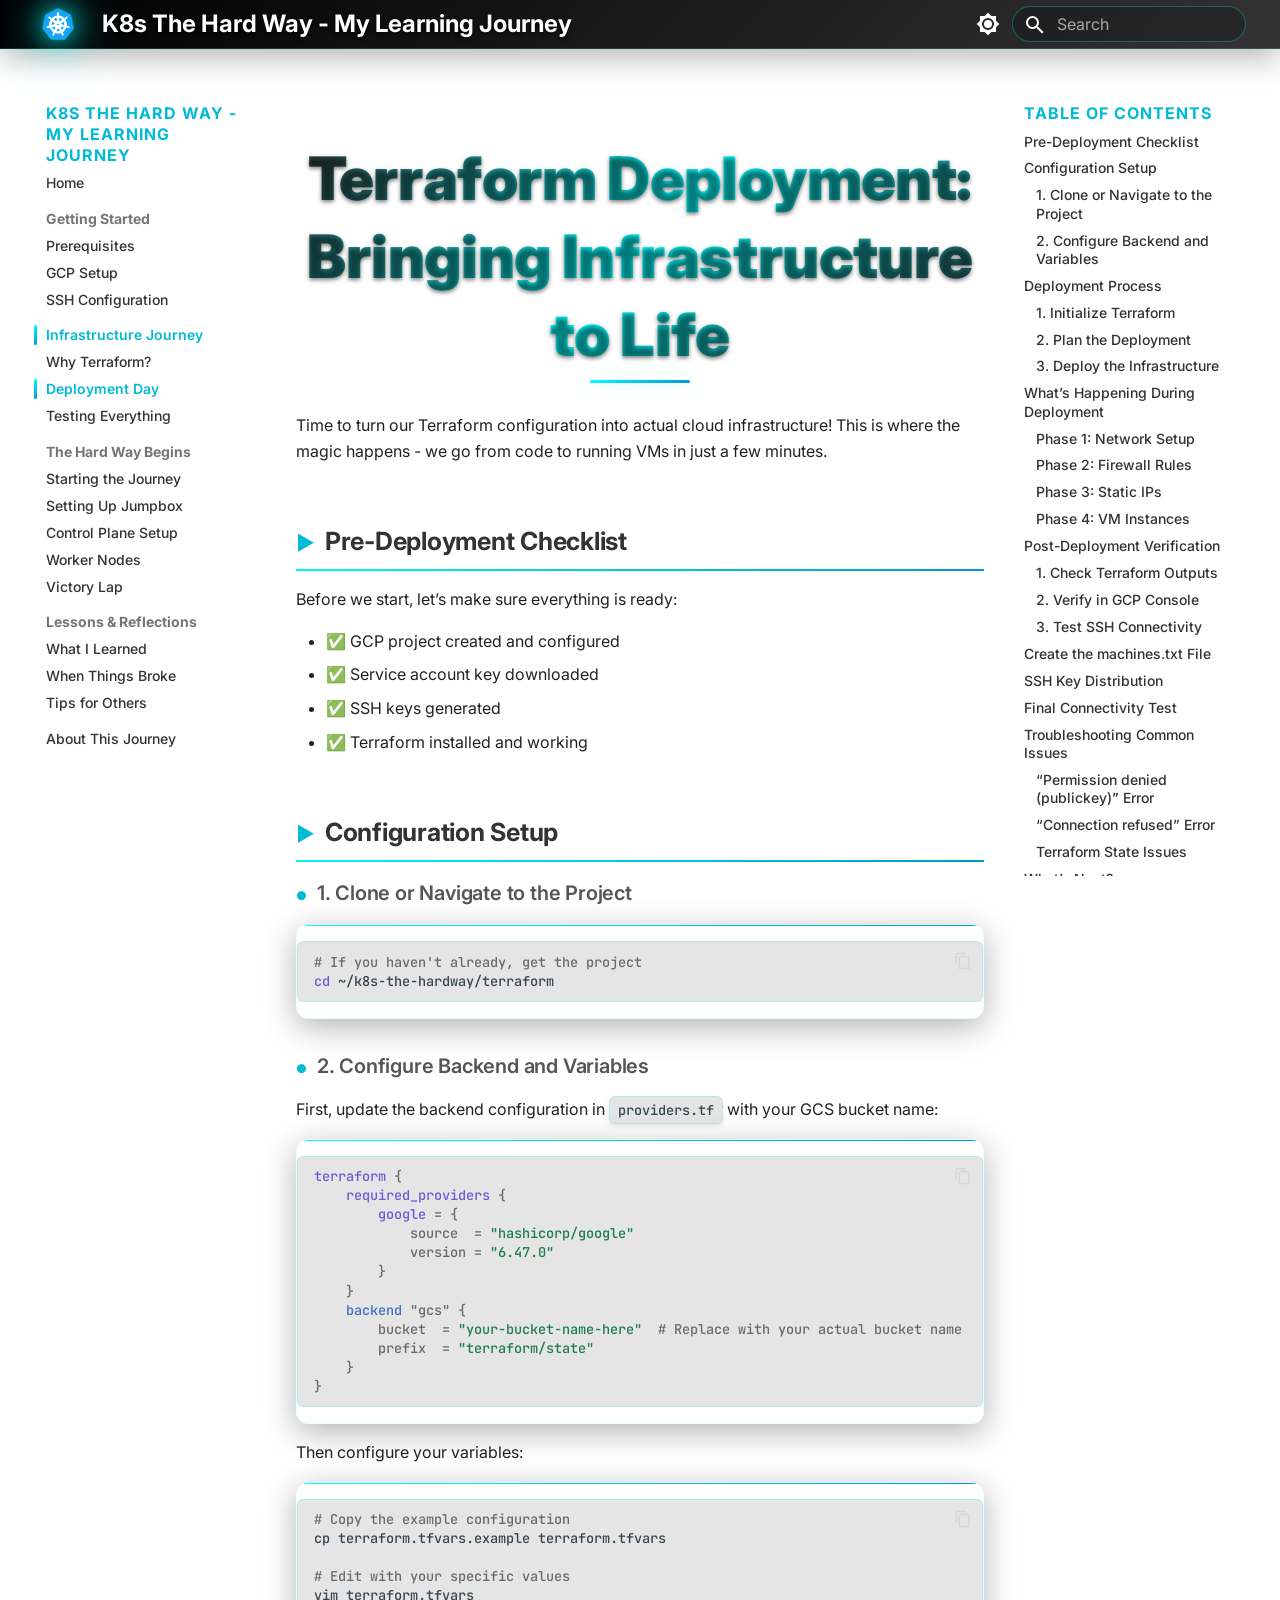
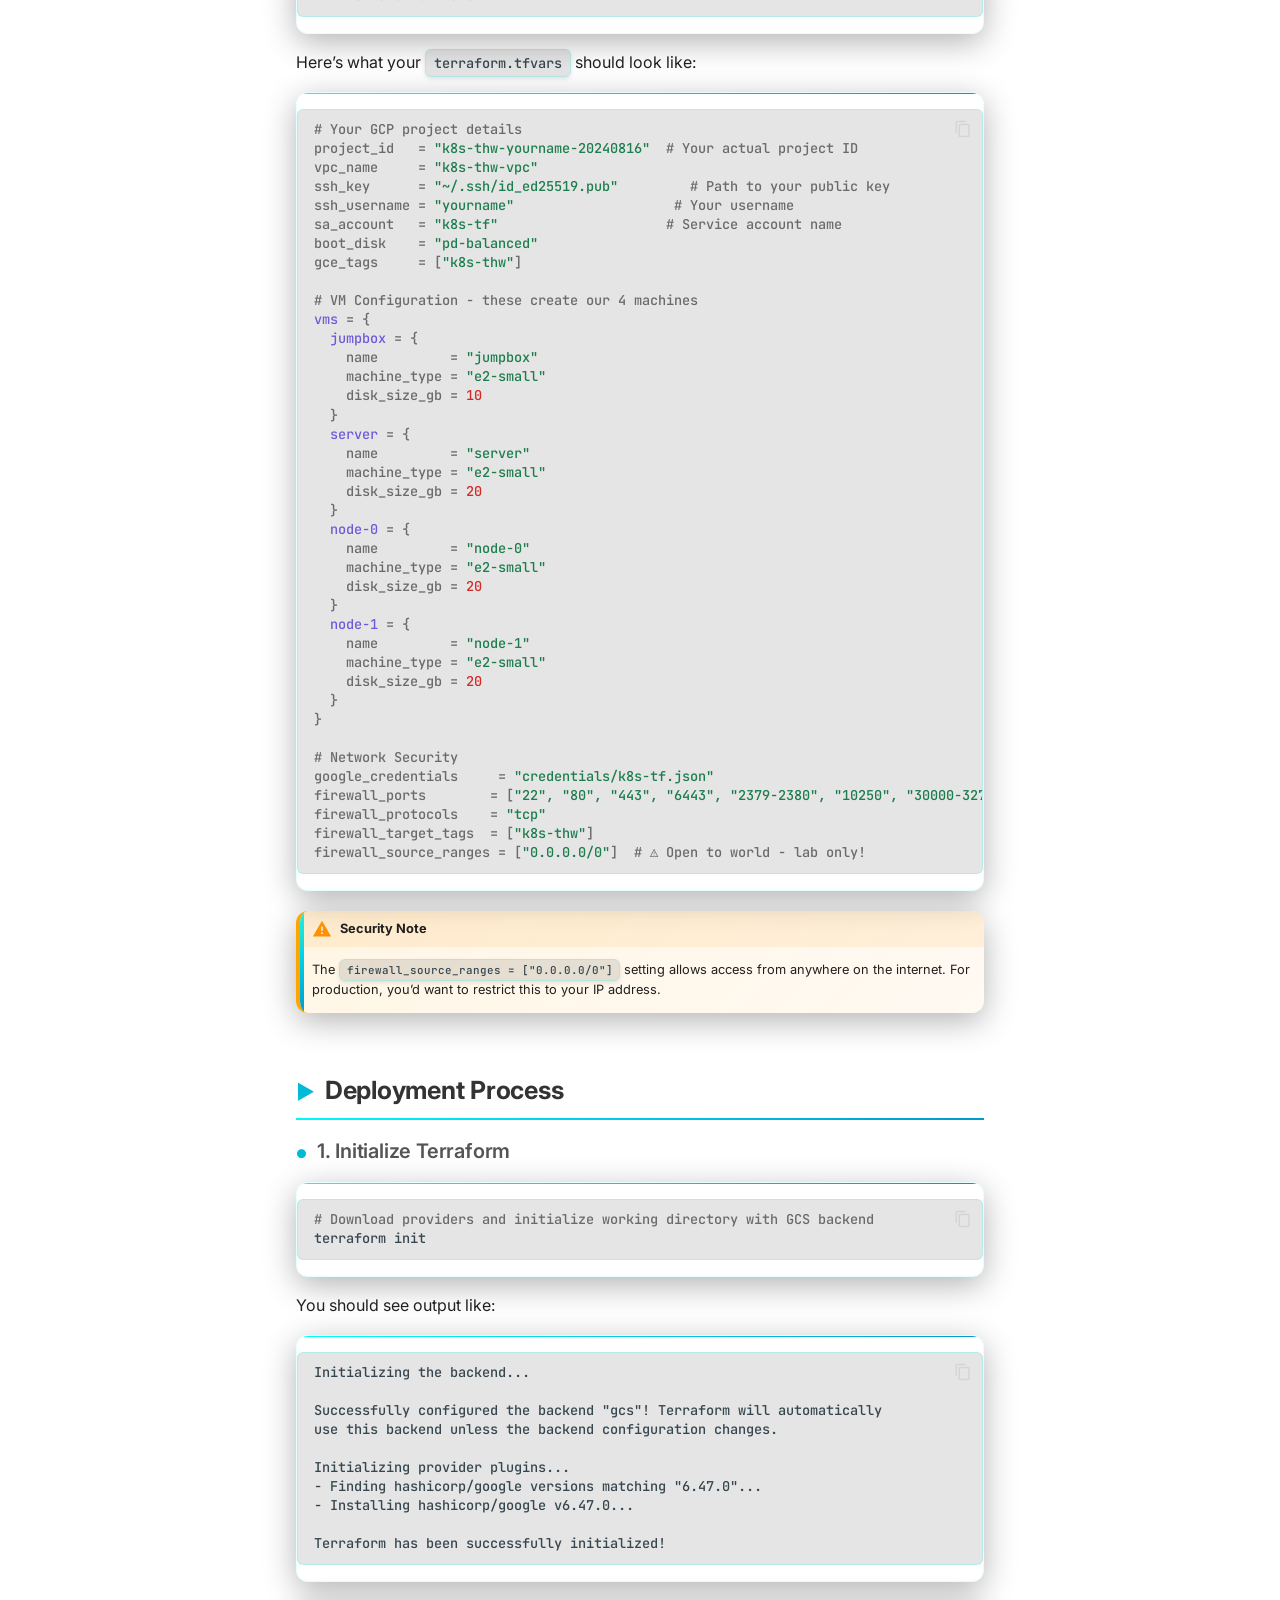
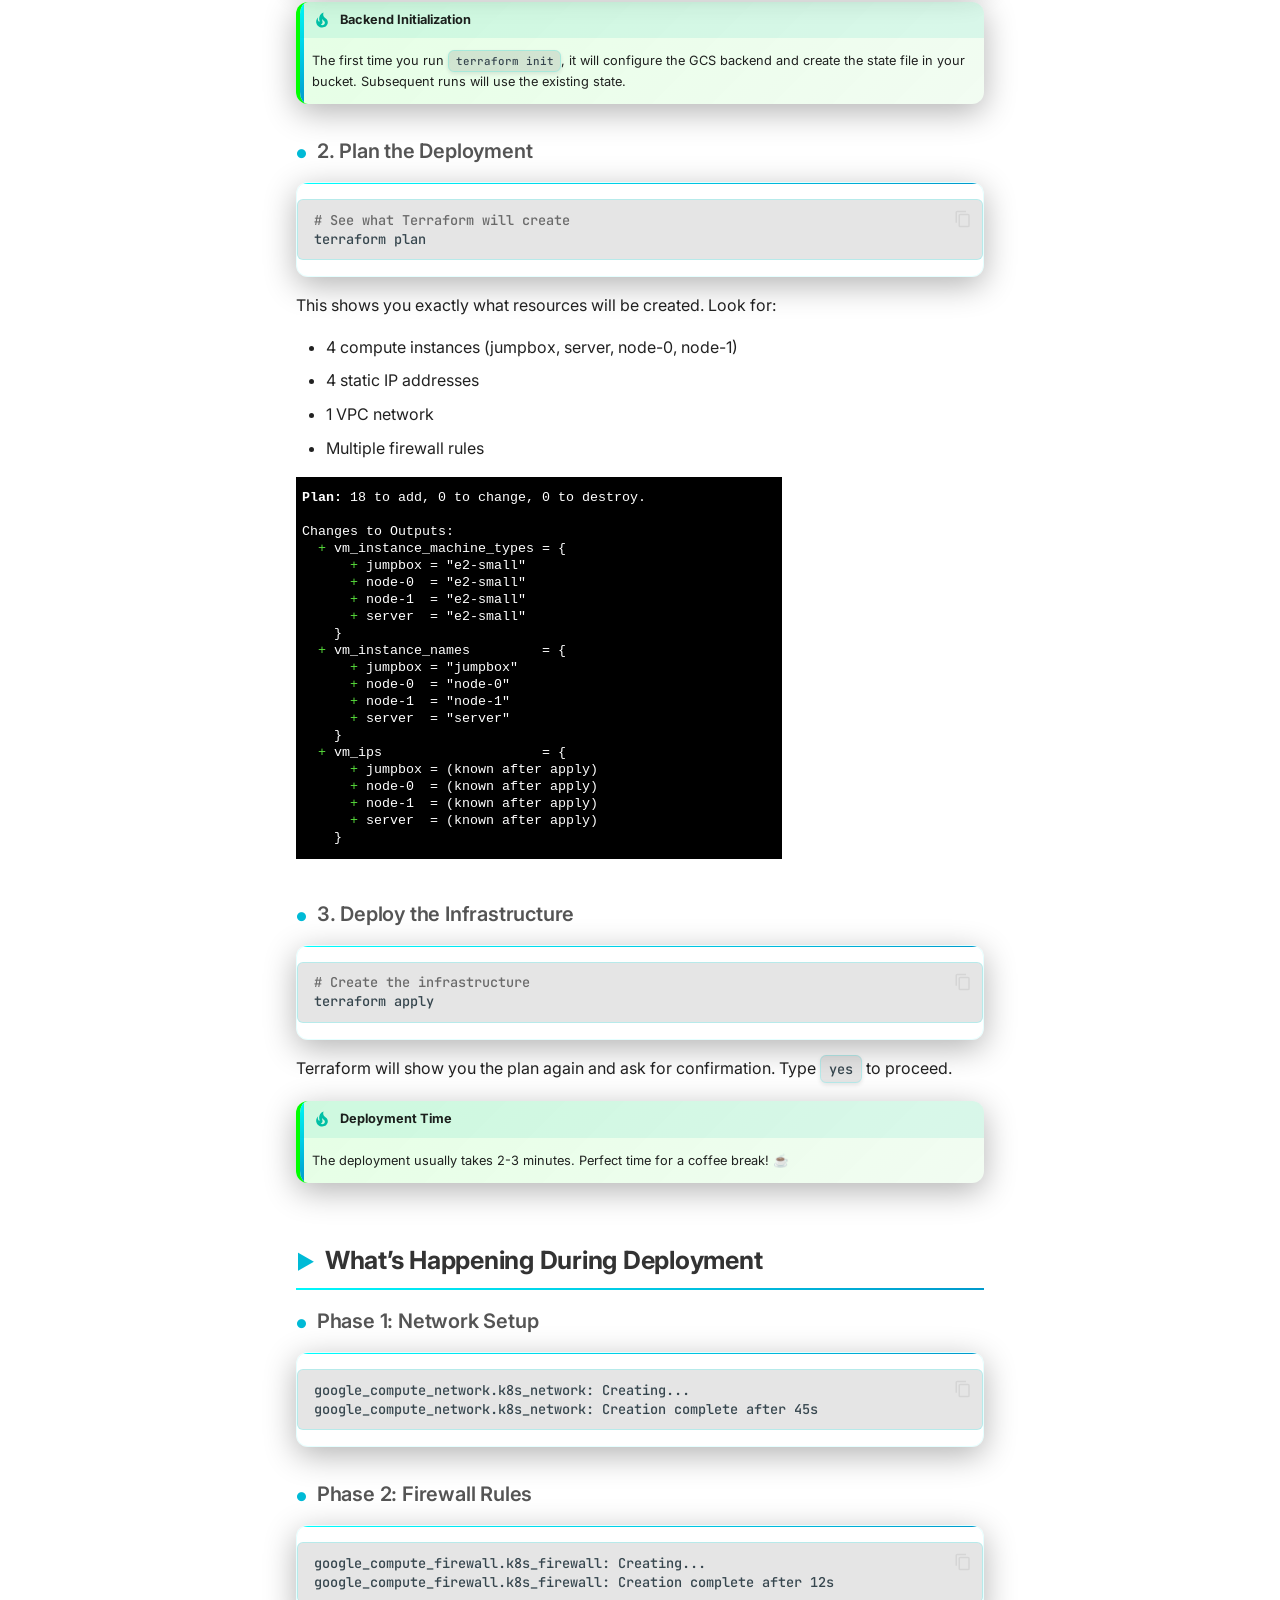
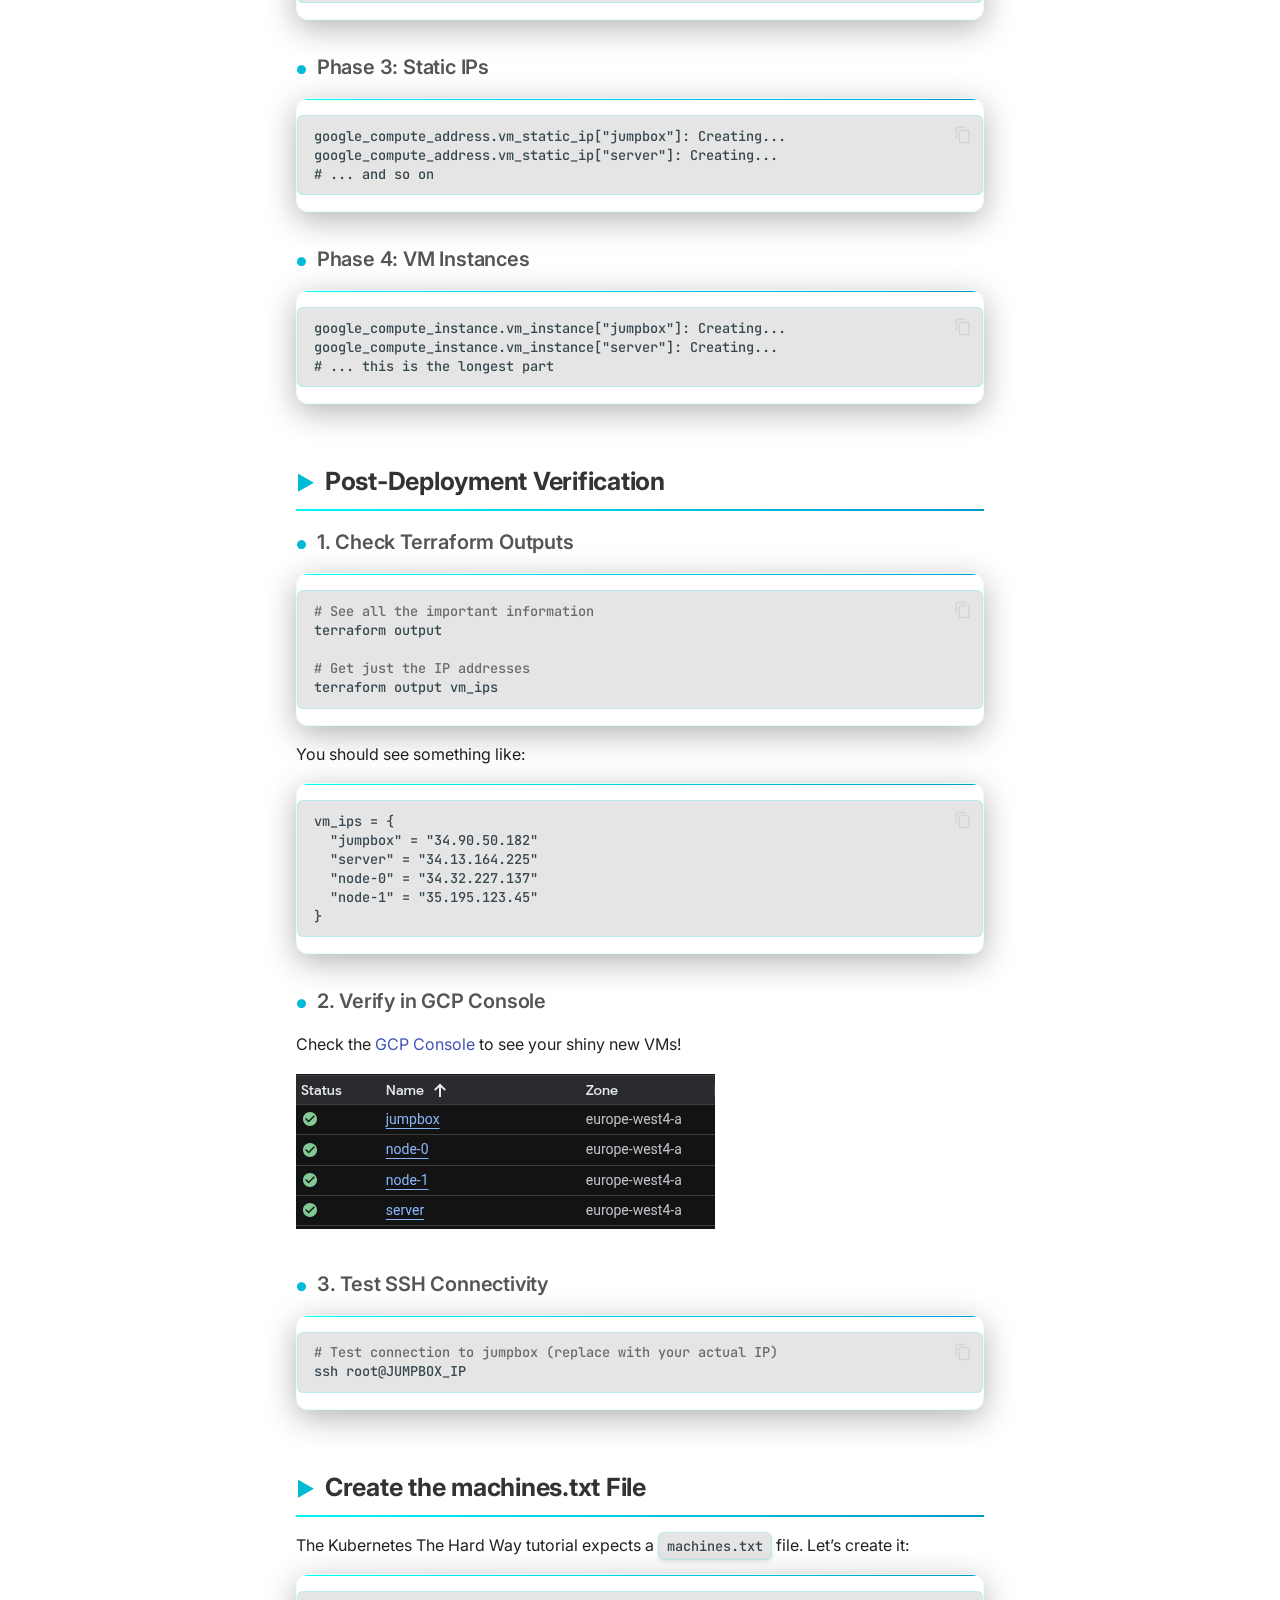
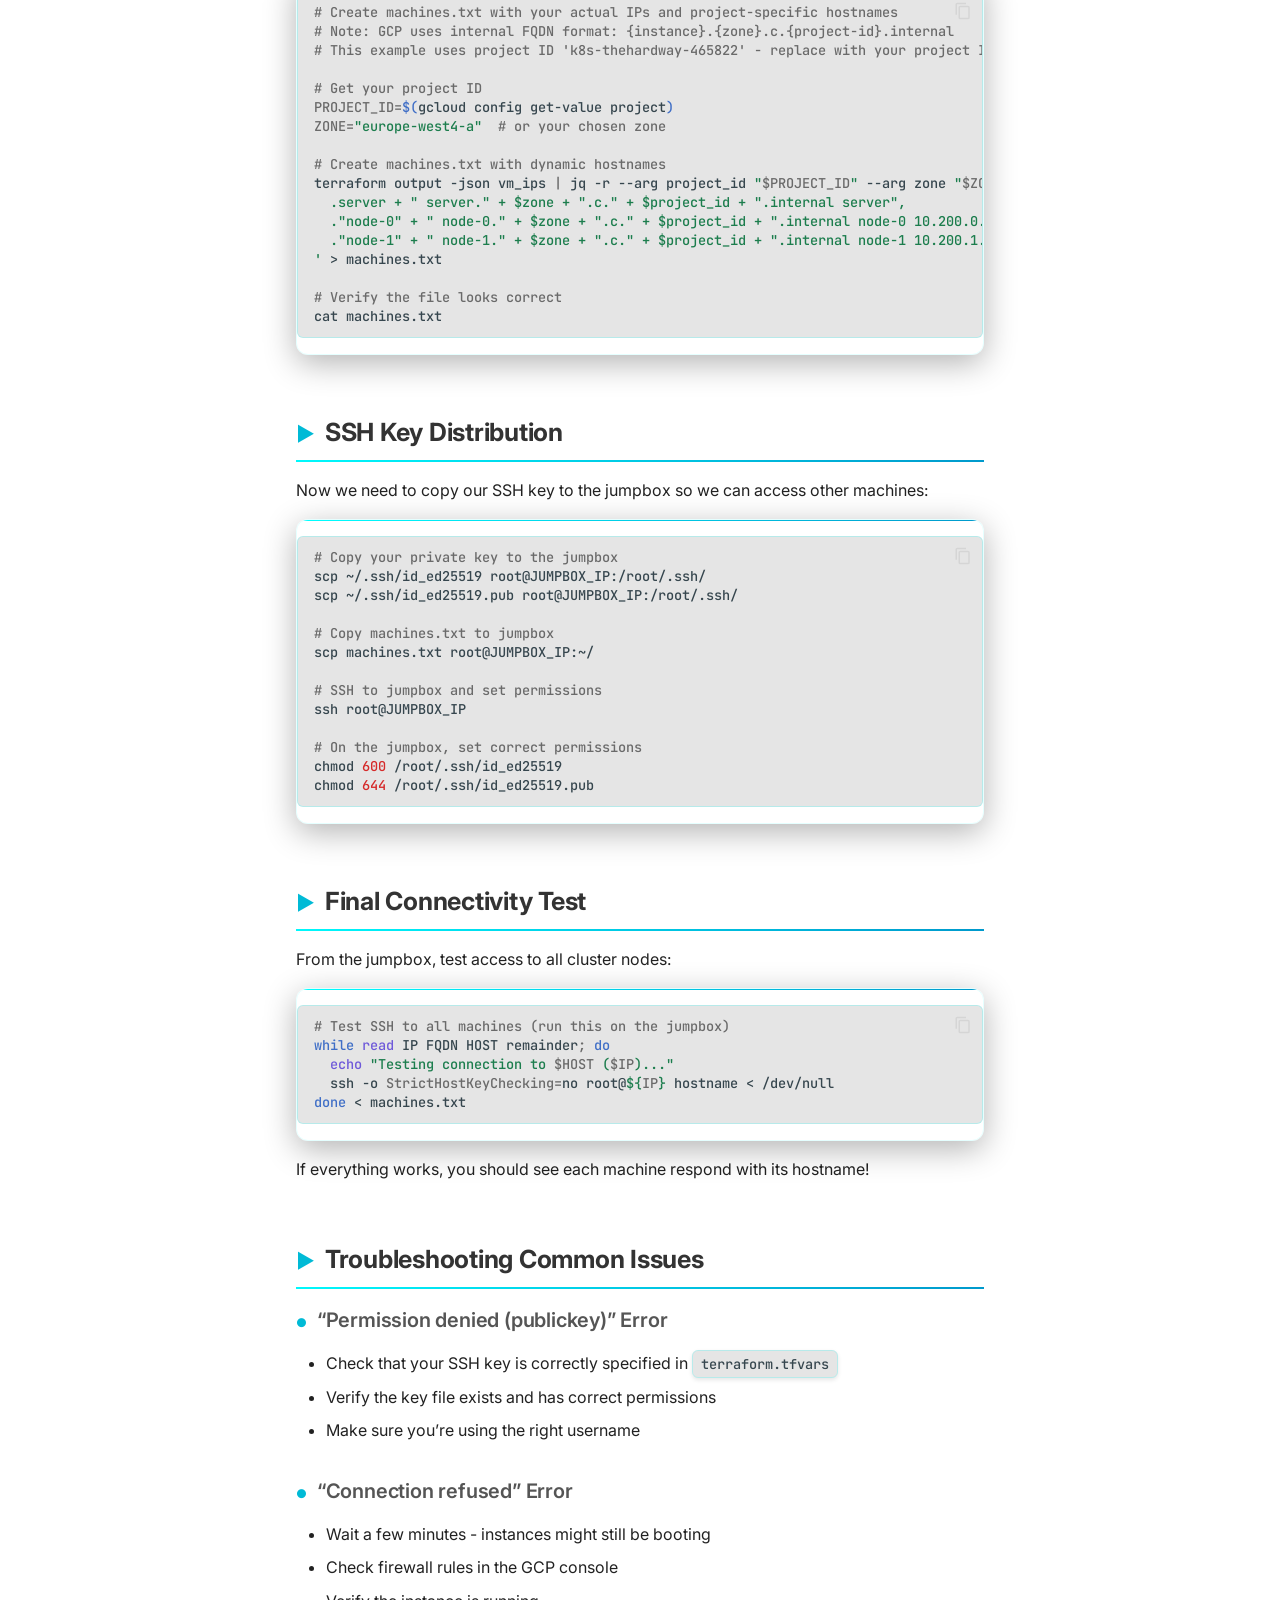
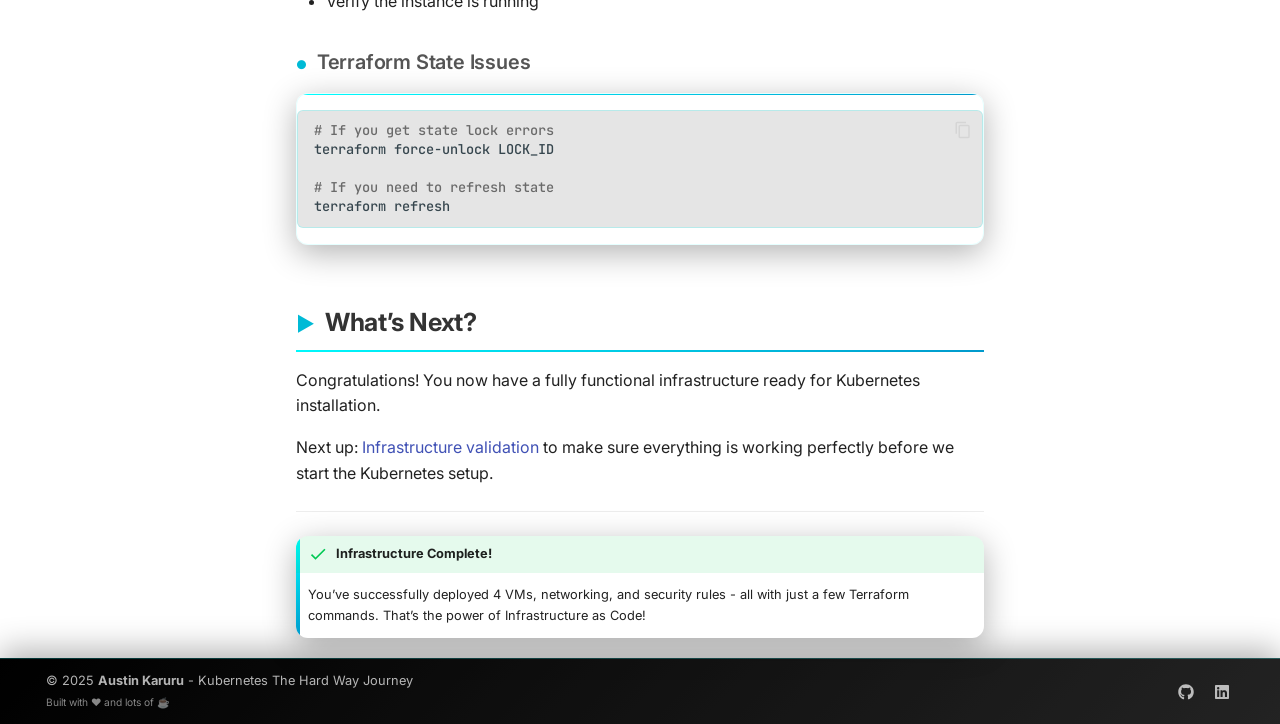
<file: infrastructure/terraform-deployment/index.html>
<!doctype html><html lang=en class=no-js> <head><meta charset=utf-8><meta name=viewport content="width=device-width,initial-scale=1"><meta name=description content="A personal journey through Kubernetes internals with Infrastructure as Code"><meta name=author content=Austin><link href=https://github.com/austinkaruru/k8s-the-hardway/infrastructure/terraform-deployment/ rel=canonical><link href=../terraform-overview/ rel=prev><link href=../validation/ rel=next><link rel=icon href=../../img/favicon.ico><meta name=generator content="mkdocs-1.6.1, mkdocs-material-9.6.18"><title>Deployment Day - K8s The Hard Way - My Learning Journey</title><link rel=stylesheet href=../../assets/stylesheets/main.7e37652d.min.css><link rel=stylesheet href=../../assets/stylesheets/palette.06af60db.min.css><link rel=preconnect href=https://fonts.gstatic.com crossorigin><link rel=stylesheet href="https://fonts.googleapis.com/css?family=Inter:300,300i,400,400i,700,700i%7CJetBrains+Mono:400,400i,700,700i&display=fallback"><style>:root{--md-text-font:"Inter";--md-code-font:"JetBrains Mono"}</style><link rel=stylesheet href=../../stylesheets/modern-edgy-style.css><script>__md_scope=new URL("../..",location),__md_hash=e=>[...e].reduce(((e,_)=>(e<<5)-e+_.charCodeAt(0)),0),__md_get=(e,_=localStorage,t=__md_scope)=>JSON.parse(_.getItem(t.pathname+"."+e)),__md_set=(e,_,t=localStorage,a=__md_scope)=>{try{t.setItem(a.pathname+"."+e,JSON.stringify(_))}catch(e){}}</script></head> <body dir=ltr data-md-color-scheme=default data-md-color-primary=black data-md-color-accent=cyan> <input class=md-toggle data-md-toggle=drawer type=checkbox id=__drawer autocomplete=off> <input class=md-toggle data-md-toggle=search type=checkbox id=__search autocomplete=off> <label class=md-overlay for=__drawer></label> <div data-md-component=skip> <a href=#terraform-deployment-bringing-infrastructure-to-life class=md-skip> Skip to content </a> </div> <div data-md-component=announce> </div> <header class="md-header md-header--shadow" data-md-component=header> <nav class="md-header__inner md-grid" aria-label=Header> <a href=../.. title="K8s The Hard Way - My Learning Journey" class="md-header__button md-logo" aria-label="K8s The Hard Way - My Learning Journey" data-md-component=logo> <img src=../../img/favicon.ico alt=logo> </a> <label class="md-header__button md-icon" for=__drawer> <svg xmlns=http://www.w3.org/2000/svg viewbox="0 0 24 24"><path d="M3 6h18v2H3zm0 5h18v2H3zm0 5h18v2H3z"/></svg> </label> <div class=md-header__title data-md-component=header-title> <div class=md-header__ellipsis> <div class=md-header__topic> <span class=md-ellipsis> K8s The Hard Way - My Learning Journey </span> </div> <div class=md-header__topic data-md-component=header-topic> <span class=md-ellipsis> Deployment Day </span> </div> </div> </div> <form class=md-header__option data-md-component=palette> <input class=md-option data-md-color-media data-md-color-scheme=default data-md-color-primary=black data-md-color-accent=cyan aria-label="Switch to dark mode" type=radio name=__palette id=__palette_0> <label class="md-header__button md-icon" title="Switch to dark mode" for=__palette_1 hidden> <svg xmlns=http://www.w3.org/2000/svg viewbox="0 0 24 24"><path d="M12 8a4 4 0 0 0-4 4 4 4 0 0 0 4 4 4 4 0 0 0 4-4 4 4 0 0 0-4-4m0 10a6 6 0 0 1-6-6 6 6 0 0 1 6-6 6 6 0 0 1 6 6 6 6 0 0 1-6 6m8-9.31V4h-4.69L12 .69 8.69 4H4v4.69L.69 12 4 15.31V20h4.69L12 23.31 15.31 20H20v-4.69L23.31 12z"/></svg> </label> <input class=md-option data-md-color-media data-md-color-scheme=slate data-md-color-primary=black data-md-color-accent=cyan aria-label="Switch to light mode" type=radio name=__palette id=__palette_1> <label class="md-header__button md-icon" title="Switch to light mode" for=__palette_0 hidden> <svg xmlns=http://www.w3.org/2000/svg viewbox="0 0 24 24"><path d="M12 18c-.89 0-1.74-.2-2.5-.55C11.56 16.5 13 14.42 13 12s-1.44-4.5-3.5-5.45C10.26 6.2 11.11 6 12 6a6 6 0 0 1 6 6 6 6 0 0 1-6 6m8-9.31V4h-4.69L12 .69 8.69 4H4v4.69L.69 12 4 15.31V20h4.69L12 23.31 15.31 20H20v-4.69L23.31 12z"/></svg> </label> </form> <script>var palette=__md_get("__palette");if(palette&&palette.color){if("(prefers-color-scheme)"===palette.color.media){var media=matchMedia("(prefers-color-scheme: light)"),input=document.querySelector(media.matches?"[data-md-color-media='(prefers-color-scheme: light)']":"[data-md-color-media='(prefers-color-scheme: dark)']");palette.color.media=input.getAttribute("data-md-color-media"),palette.color.scheme=input.getAttribute("data-md-color-scheme"),palette.color.primary=input.getAttribute("data-md-color-primary"),palette.color.accent=input.getAttribute("data-md-color-accent")}for(var[key,value]of Object.entries(palette.color))document.body.setAttribute("data-md-color-"+key,value)}</script> <label class="md-header__button md-icon" for=__search> <svg xmlns=http://www.w3.org/2000/svg viewbox="0 0 24 24"><path d="M9.5 3A6.5 6.5 0 0 1 16 9.5c0 1.61-.59 3.09-1.56 4.23l.27.27h.79l5 5-1.5 1.5-5-5v-.79l-.27-.27A6.52 6.52 0 0 1 9.5 16 6.5 6.5 0 0 1 3 9.5 6.5 6.5 0 0 1 9.5 3m0 2C7 5 5 7 5 9.5S7 14 9.5 14 14 12 14 9.5 12 5 9.5 5"/></svg> </label> <div class=md-search data-md-component=search role=dialog> <label class=md-search__overlay for=__search></label> <div class=md-search__inner role=search> <form class=md-search__form name=search> <input type=text class=md-search__input name=query aria-label=Search placeholder=Search autocapitalize=off autocorrect=off autocomplete=off spellcheck=false data-md-component=search-query required> <label class="md-search__icon md-icon" for=__search> <svg xmlns=http://www.w3.org/2000/svg viewbox="0 0 24 24"><path d="M9.5 3A6.5 6.5 0 0 1 16 9.5c0 1.61-.59 3.09-1.56 4.23l.27.27h.79l5 5-1.5 1.5-5-5v-.79l-.27-.27A6.52 6.52 0 0 1 9.5 16 6.5 6.5 0 0 1 3 9.5 6.5 6.5 0 0 1 9.5 3m0 2C7 5 5 7 5 9.5S7 14 9.5 14 14 12 14 9.5 12 5 9.5 5"/></svg> <svg xmlns=http://www.w3.org/2000/svg viewbox="0 0 24 24"><path d="M20 11v2H8l5.5 5.5-1.42 1.42L4.16 12l7.92-7.92L13.5 5.5 8 11z"/></svg> </label> <nav class=md-search__options aria-label=Search> <a href=javascript:void(0) class="md-search__icon md-icon" title=Share aria-label=Share data-clipboard data-clipboard-text data-md-component=search-share tabindex=-1> <svg xmlns=http://www.w3.org/2000/svg viewbox="0 0 24 24"><path d="M18 16.08c-.76 0-1.44.3-1.96.77L8.91 12.7c.05-.23.09-.46.09-.7s-.04-.47-.09-.7l7.05-4.11c.54.5 1.25.81 2.04.81a3 3 0 0 0 3-3 3 3 0 0 0-3-3 3 3 0 0 0-3 3c0 .24.04.47.09.7L8.04 9.81C7.5 9.31 6.79 9 6 9a3 3 0 0 0-3 3 3 3 0 0 0 3 3c.79 0 1.5-.31 2.04-.81l7.12 4.15c-.05.21-.08.43-.08.66 0 1.61 1.31 2.91 2.92 2.91s2.92-1.3 2.92-2.91A2.92 2.92 0 0 0 18 16.08"/></svg> </a> <button type=reset class="md-search__icon md-icon" title=Clear aria-label=Clear tabindex=-1> <svg xmlns=http://www.w3.org/2000/svg viewbox="0 0 24 24"><path d="M19 6.41 17.59 5 12 10.59 6.41 5 5 6.41 10.59 12 5 17.59 6.41 19 12 13.41 17.59 19 19 17.59 13.41 12z"/></svg> </button> </nav> <div class=md-search__suggest data-md-component=search-suggest></div> </form> <div class=md-search__output> <div class=md-search__scrollwrap tabindex=0 data-md-scrollfix> <div class=md-search-result data-md-component=search-result> <div class=md-search-result__meta> Initializing search </div> <ol class=md-search-result__list role=presentation></ol> </div> </div> </div> </div> </div> </nav> </header> <div class=md-container data-md-component=container> <main class=md-main data-md-component=main> <div class="md-main__inner md-grid"> <div class="md-sidebar md-sidebar--primary" data-md-component=sidebar data-md-type=navigation> <div class=md-sidebar__scrollwrap> <div class=md-sidebar__inner> <nav class="md-nav md-nav--primary" aria-label=Navigation data-md-level=0> <label class=md-nav__title for=__drawer> <a href=../.. title="K8s The Hard Way - My Learning Journey" class="md-nav__button md-logo" aria-label="K8s The Hard Way - My Learning Journey" data-md-component=logo> <img src=../../img/favicon.ico alt=logo> </a> K8s The Hard Way - My Learning Journey </label> <ul class=md-nav__list data-md-scrollfix> <li class=md-nav__item> <a href=../.. class=md-nav__link> <span class=md-ellipsis> Home </span> </a> </li> <li class="md-nav__item md-nav__item--section md-nav__item--nested"> <input class="md-nav__toggle md-toggle md-toggle--indeterminate" type=checkbox id=__nav_2> <label class=md-nav__link for=__nav_2 id=__nav_2_label tabindex> <span class=md-ellipsis> Getting Started </span> <span class="md-nav__icon md-icon"></span> </label> <nav class=md-nav data-md-level=1 aria-labelledby=__nav_2_label aria-expanded=false> <label class=md-nav__title for=__nav_2> <span class="md-nav__icon md-icon"></span> Getting Started </label> <ul class=md-nav__list data-md-scrollfix> <li class=md-nav__item> <a href=../../setup/prerequisites/ class=md-nav__link> <span class=md-ellipsis> Prerequisites </span> </a> </li> <li class=md-nav__item> <a href=../../setup/gcp-setup/ class=md-nav__link> <span class=md-ellipsis> GCP Setup </span> </a> </li> <li class=md-nav__item> <a href=../../setup/ssh-setup/ class=md-nav__link> <span class=md-ellipsis> SSH Configuration </span> </a> </li> </ul> </nav> </li> <li class="md-nav__item md-nav__item--active md-nav__item--section md-nav__item--nested"> <input class="md-nav__toggle md-toggle " type=checkbox id=__nav_3 checked> <label class=md-nav__link for=__nav_3 id=__nav_3_label tabindex> <span class=md-ellipsis> Infrastructure Journey </span> <span class="md-nav__icon md-icon"></span> </label> <nav class=md-nav data-md-level=1 aria-labelledby=__nav_3_label aria-expanded=true> <label class=md-nav__title for=__nav_3> <span class="md-nav__icon md-icon"></span> Infrastructure Journey </label> <ul class=md-nav__list data-md-scrollfix> <li class=md-nav__item> <a href=../terraform-overview/ class=md-nav__link> <span class=md-ellipsis> Why Terraform? </span> </a> </li> <li class="md-nav__item md-nav__item--active"> <input class="md-nav__toggle md-toggle" type=checkbox id=__toc> <label class="md-nav__link md-nav__link--active" for=__toc> <span class=md-ellipsis> Deployment Day </span> <span class="md-nav__icon md-icon"></span> </label> <a href=./ class="md-nav__link md-nav__link--active"> <span class=md-ellipsis> Deployment Day </span> </a> <nav class="md-nav md-nav--secondary" aria-label="Table of contents"> <label class=md-nav__title for=__toc> <span class="md-nav__icon md-icon"></span> Table of contents </label> <ul class=md-nav__list data-md-component=toc data-md-scrollfix> <li class=md-nav__item> <a href=#pre-deployment-checklist class=md-nav__link> <span class=md-ellipsis> Pre-Deployment Checklist </span> </a> </li> <li class=md-nav__item> <a href=#configuration-setup class=md-nav__link> <span class=md-ellipsis> Configuration Setup </span> </a> <nav class=md-nav aria-label="Configuration Setup"> <ul class=md-nav__list> <li class=md-nav__item> <a href=#1-clone-or-navigate-to-the-project class=md-nav__link> <span class=md-ellipsis> 1. Clone or Navigate to the Project </span> </a> </li> <li class=md-nav__item> <a href=#2-configure-backend-and-variables class=md-nav__link> <span class=md-ellipsis> 2. Configure Backend and Variables </span> </a> </li> </ul> </nav> </li> <li class=md-nav__item> <a href=#deployment-process class=md-nav__link> <span class=md-ellipsis> Deployment Process </span> </a> <nav class=md-nav aria-label="Deployment Process"> <ul class=md-nav__list> <li class=md-nav__item> <a href=#1-initialize-terraform class=md-nav__link> <span class=md-ellipsis> 1. Initialize Terraform </span> </a> </li> <li class=md-nav__item> <a href=#2-plan-the-deployment class=md-nav__link> <span class=md-ellipsis> 2. Plan the Deployment </span> </a> </li> <li class=md-nav__item> <a href=#3-deploy-the-infrastructure class=md-nav__link> <span class=md-ellipsis> 3. Deploy the Infrastructure </span> </a> </li> </ul> </nav> </li> <li class=md-nav__item> <a href=#whats-happening-during-deployment class=md-nav__link> <span class=md-ellipsis> What&rsquo;s Happening During Deployment </span> </a> <nav class=md-nav aria-label="What’s Happening During Deployment"> <ul class=md-nav__list> <li class=md-nav__item> <a href=#phase-1-network-setup class=md-nav__link> <span class=md-ellipsis> Phase 1: Network Setup </span> </a> </li> <li class=md-nav__item> <a href=#phase-2-firewall-rules class=md-nav__link> <span class=md-ellipsis> Phase 2: Firewall Rules </span> </a> </li> <li class=md-nav__item> <a href=#phase-3-static-ips class=md-nav__link> <span class=md-ellipsis> Phase 3: Static IPs </span> </a> </li> <li class=md-nav__item> <a href=#phase-4-vm-instances class=md-nav__link> <span class=md-ellipsis> Phase 4: VM Instances </span> </a> </li> </ul> </nav> </li> <li class=md-nav__item> <a href=#post-deployment-verification class=md-nav__link> <span class=md-ellipsis> Post-Deployment Verification </span> </a> <nav class=md-nav aria-label="Post-Deployment Verification"> <ul class=md-nav__list> <li class=md-nav__item> <a href=#1-check-terraform-outputs class=md-nav__link> <span class=md-ellipsis> 1. Check Terraform Outputs </span> </a> </li> <li class=md-nav__item> <a href=#2-verify-in-gcp-console class=md-nav__link> <span class=md-ellipsis> 2. Verify in GCP Console </span> </a> </li> <li class=md-nav__item> <a href=#3-test-ssh-connectivity class=md-nav__link> <span class=md-ellipsis> 3. Test SSH Connectivity </span> </a> </li> </ul> </nav> </li> <li class=md-nav__item> <a href=#create-the-machinestxt-file class=md-nav__link> <span class=md-ellipsis> Create the machines.txt File </span> </a> </li> <li class=md-nav__item> <a href=#ssh-key-distribution class=md-nav__link> <span class=md-ellipsis> SSH Key Distribution </span> </a> </li> <li class=md-nav__item> <a href=#final-connectivity-test class=md-nav__link> <span class=md-ellipsis> Final Connectivity Test </span> </a> </li> <li class=md-nav__item> <a href=#troubleshooting-common-issues class=md-nav__link> <span class=md-ellipsis> Troubleshooting Common Issues </span> </a> <nav class=md-nav aria-label="Troubleshooting Common Issues"> <ul class=md-nav__list> <li class=md-nav__item> <a href=#permission-denied-publickey-error class=md-nav__link> <span class=md-ellipsis> &ldquo;Permission denied (publickey)&rdquo; Error </span> </a> </li> <li class=md-nav__item> <a href=#connection-refused-error class=md-nav__link> <span class=md-ellipsis> &ldquo;Connection refused&rdquo; Error </span> </a> </li> <li class=md-nav__item> <a href=#terraform-state-issues class=md-nav__link> <span class=md-ellipsis> Terraform State Issues </span> </a> </li> </ul> </nav> </li> <li class=md-nav__item> <a href=#whats-next class=md-nav__link> <span class=md-ellipsis> What&rsquo;s Next? </span> </a> </li> </ul> </nav> </li> <li class=md-nav__item> <a href=../validation/ class=md-nav__link> <span class=md-ellipsis> Testing Everything </span> </a> </li> </ul> </nav> </li> <li class="md-nav__item md-nav__item--section md-nav__item--nested"> <input class="md-nav__toggle md-toggle md-toggle--indeterminate" type=checkbox id=__nav_4> <label class=md-nav__link for=__nav_4 id=__nav_4_label tabindex> <span class=md-ellipsis> The Hard Way Begins </span> <span class="md-nav__icon md-icon"></span> </label> <nav class=md-nav data-md-level=1 aria-labelledby=__nav_4_label aria-expanded=false> <label class=md-nav__title for=__nav_4> <span class="md-nav__icon md-icon"></span> The Hard Way Begins </label> <ul class=md-nav__list data-md-scrollfix> <li class=md-nav__item> <a href=../../kubernetes/manual-setup/ class=md-nav__link> <span class=md-ellipsis> Starting the Journey </span> </a> </li> <li class=md-nav__item> <a href=../../kubernetes/jumpbox/ class=md-nav__link> <span class=md-ellipsis> Setting Up Jumpbox </span> </a> </li> <li class=md-nav__item> <a href=../../kubernetes/control-plane.md class=md-nav__link> <span class=md-ellipsis> Control Plane Setup </span> </a> </li> <li class=md-nav__item> <a href=../../kubernetes/worker-nodes.md class=md-nav__link> <span class=md-ellipsis> Worker Nodes </span> </a> </li> <li class=md-nav__item> <a href=../../kubernetes/cluster-validation.md class=md-nav__link> <span class=md-ellipsis> Victory Lap </span> </a> </li> </ul> </nav> </li> <li class="md-nav__item md-nav__item--section md-nav__item--nested"> <input class="md-nav__toggle md-toggle md-toggle--indeterminate" type=checkbox id=__nav_5> <label class=md-nav__link for=__nav_5 id=__nav_5_label tabindex> <span class=md-ellipsis> Lessons & Reflections </span> <span class="md-nav__icon md-icon"></span> </label> <nav class=md-nav data-md-level=1 aria-labelledby=__nav_5_label aria-expanded=false> <label class=md-nav__title for=__nav_5> <span class="md-nav__icon md-icon"></span> Lessons & Reflections </label> <ul class=md-nav__list data-md-scrollfix> <li class=md-nav__item> <a href=../../lessons/what-i-learned.md class=md-nav__link> <span class=md-ellipsis> What I Learned </span> </a> </li> <li class=md-nav__item> <a href=../../lessons/troubleshooting.md class=md-nav__link> <span class=md-ellipsis> When Things Broke </span> </a> </li> <li class=md-nav__item> <a href=../../lessons/tips-and-tricks.md class=md-nav__link> <span class=md-ellipsis> Tips for Others </span> </a> </li> </ul> </nav> </li> <li class=md-nav__item> <a href=../../about/ class=md-nav__link> <span class=md-ellipsis> About This Journey </span> </a> </li> </ul> </nav> </div> </div> </div> <div class="md-sidebar md-sidebar--secondary" data-md-component=sidebar data-md-type=toc> <div class=md-sidebar__scrollwrap> <div class=md-sidebar__inner> <nav class="md-nav md-nav--secondary" aria-label="Table of contents"> <label class=md-nav__title for=__toc> <span class="md-nav__icon md-icon"></span> Table of contents </label> <ul class=md-nav__list data-md-component=toc data-md-scrollfix> <li class=md-nav__item> <a href=#pre-deployment-checklist class=md-nav__link> <span class=md-ellipsis> Pre-Deployment Checklist </span> </a> </li> <li class=md-nav__item> <a href=#configuration-setup class=md-nav__link> <span class=md-ellipsis> Configuration Setup </span> </a> <nav class=md-nav aria-label="Configuration Setup"> <ul class=md-nav__list> <li class=md-nav__item> <a href=#1-clone-or-navigate-to-the-project class=md-nav__link> <span class=md-ellipsis> 1. Clone or Navigate to the Project </span> </a> </li> <li class=md-nav__item> <a href=#2-configure-backend-and-variables class=md-nav__link> <span class=md-ellipsis> 2. Configure Backend and Variables </span> </a> </li> </ul> </nav> </li> <li class=md-nav__item> <a href=#deployment-process class=md-nav__link> <span class=md-ellipsis> Deployment Process </span> </a> <nav class=md-nav aria-label="Deployment Process"> <ul class=md-nav__list> <li class=md-nav__item> <a href=#1-initialize-terraform class=md-nav__link> <span class=md-ellipsis> 1. Initialize Terraform </span> </a> </li> <li class=md-nav__item> <a href=#2-plan-the-deployment class=md-nav__link> <span class=md-ellipsis> 2. Plan the Deployment </span> </a> </li> <li class=md-nav__item> <a href=#3-deploy-the-infrastructure class=md-nav__link> <span class=md-ellipsis> 3. Deploy the Infrastructure </span> </a> </li> </ul> </nav> </li> <li class=md-nav__item> <a href=#whats-happening-during-deployment class=md-nav__link> <span class=md-ellipsis> What&rsquo;s Happening During Deployment </span> </a> <nav class=md-nav aria-label="What’s Happening During Deployment"> <ul class=md-nav__list> <li class=md-nav__item> <a href=#phase-1-network-setup class=md-nav__link> <span class=md-ellipsis> Phase 1: Network Setup </span> </a> </li> <li class=md-nav__item> <a href=#phase-2-firewall-rules class=md-nav__link> <span class=md-ellipsis> Phase 2: Firewall Rules </span> </a> </li> <li class=md-nav__item> <a href=#phase-3-static-ips class=md-nav__link> <span class=md-ellipsis> Phase 3: Static IPs </span> </a> </li> <li class=md-nav__item> <a href=#phase-4-vm-instances class=md-nav__link> <span class=md-ellipsis> Phase 4: VM Instances </span> </a> </li> </ul> </nav> </li> <li class=md-nav__item> <a href=#post-deployment-verification class=md-nav__link> <span class=md-ellipsis> Post-Deployment Verification </span> </a> <nav class=md-nav aria-label="Post-Deployment Verification"> <ul class=md-nav__list> <li class=md-nav__item> <a href=#1-check-terraform-outputs class=md-nav__link> <span class=md-ellipsis> 1. Check Terraform Outputs </span> </a> </li> <li class=md-nav__item> <a href=#2-verify-in-gcp-console class=md-nav__link> <span class=md-ellipsis> 2. Verify in GCP Console </span> </a> </li> <li class=md-nav__item> <a href=#3-test-ssh-connectivity class=md-nav__link> <span class=md-ellipsis> 3. Test SSH Connectivity </span> </a> </li> </ul> </nav> </li> <li class=md-nav__item> <a href=#create-the-machinestxt-file class=md-nav__link> <span class=md-ellipsis> Create the machines.txt File </span> </a> </li> <li class=md-nav__item> <a href=#ssh-key-distribution class=md-nav__link> <span class=md-ellipsis> SSH Key Distribution </span> </a> </li> <li class=md-nav__item> <a href=#final-connectivity-test class=md-nav__link> <span class=md-ellipsis> Final Connectivity Test </span> </a> </li> <li class=md-nav__item> <a href=#troubleshooting-common-issues class=md-nav__link> <span class=md-ellipsis> Troubleshooting Common Issues </span> </a> <nav class=md-nav aria-label="Troubleshooting Common Issues"> <ul class=md-nav__list> <li class=md-nav__item> <a href=#permission-denied-publickey-error class=md-nav__link> <span class=md-ellipsis> &ldquo;Permission denied (publickey)&rdquo; Error </span> </a> </li> <li class=md-nav__item> <a href=#connection-refused-error class=md-nav__link> <span class=md-ellipsis> &ldquo;Connection refused&rdquo; Error </span> </a> </li> <li class=md-nav__item> <a href=#terraform-state-issues class=md-nav__link> <span class=md-ellipsis> Terraform State Issues </span> </a> </li> </ul> </nav> </li> <li class=md-nav__item> <a href=#whats-next class=md-nav__link> <span class=md-ellipsis> What&rsquo;s Next? </span> </a> </li> </ul> </nav> </div> </div> </div> <div class=md-content data-md-component=content> <article class="md-content__inner md-typeset"> <h1 id=terraform-deployment-bringing-infrastructure-to-life>Terraform Deployment: Bringing Infrastructure to Life</h1> <p>Time to turn our Terraform configuration into actual cloud infrastructure! This is where the magic happens - we go from code to running VMs in just a few minutes.</p> <h2 id=pre-deployment-checklist>Pre-Deployment Checklist</h2> <p>Before we start, let&rsquo;s make sure everything is ready:</p> <ul> <li>✅ GCP project created and configured</li> <li>✅ Service account key downloaded</li> <li>✅ SSH keys generated</li> <li>✅ Terraform installed and working</li> </ul> <h2 id=configuration-setup>Configuration Setup</h2> <h3 id=1-clone-or-navigate-to-the-project>1. Clone or Navigate to the Project</h3> <div class="language-bash highlight"><pre><span></span><code><span id=__span-0-1><a id=__codelineno-0-1 name=__codelineno-0-1 href=#__codelineno-0-1></a><span class=c1># If you haven&#39;t already, get the project</span>
</span><span id=__span-0-2><a id=__codelineno-0-2 name=__codelineno-0-2 href=#__codelineno-0-2></a><span class=nb>cd</span><span class=w> </span>~/k8s-the-hardway/terraform
</span></code></pre></div> <h3 id=2-configure-backend-and-variables>2. Configure Backend and Variables</h3> <p>First, update the backend configuration in <code>providers.tf</code> with your GCS bucket name:</p> <div class="language-hcl highlight"><pre><span></span><code><span id=__span-1-1><a id=__codelineno-1-1 name=__codelineno-1-1 href=#__codelineno-1-1></a><span class=nb>terraform</span><span class=w> </span><span class=p>{</span>
</span><span id=__span-1-2><a id=__codelineno-1-2 name=__codelineno-1-2 href=#__codelineno-1-2></a><span class=w>    </span><span class=nb>required_providers</span><span class=w> </span><span class=p>{</span>
</span><span id=__span-1-3><a id=__codelineno-1-3 name=__codelineno-1-3 href=#__codelineno-1-3></a><span class=w>        </span><span class=nb>google</span><span class=w> </span><span class=o>=</span><span class=w> </span><span class=p>{</span>
</span><span id=__span-1-4><a id=__codelineno-1-4 name=__codelineno-1-4 href=#__codelineno-1-4></a><span class=w>            </span><span class=na>source</span><span class=w>  </span><span class=o>=</span><span class=w> </span><span class=s2>&quot;hashicorp/google&quot;</span>
</span><span id=__span-1-5><a id=__codelineno-1-5 name=__codelineno-1-5 href=#__codelineno-1-5></a><span class=w>            </span><span class=na>version</span><span class=w> </span><span class=o>=</span><span class=w> </span><span class=s2>&quot;6.47.0&quot;</span>
</span><span id=__span-1-6><a id=__codelineno-1-6 name=__codelineno-1-6 href=#__codelineno-1-6></a><span class=w>        </span><span class=p>}</span>
</span><span id=__span-1-7><a id=__codelineno-1-7 name=__codelineno-1-7 href=#__codelineno-1-7></a><span class=w>    </span><span class=p>}</span>
</span><span id=__span-1-8><a id=__codelineno-1-8 name=__codelineno-1-8 href=#__codelineno-1-8></a><span class=w>    </span><span class=kr>backend</span><span class=w> </span><span class=nv>&quot;gcs&quot;</span><span class=w> </span><span class=p>{</span>
</span><span id=__span-1-9><a id=__codelineno-1-9 name=__codelineno-1-9 href=#__codelineno-1-9></a><span class=w>        </span><span class=na>bucket</span><span class=w>  </span><span class=o>=</span><span class=w> </span><span class=s2>&quot;your-bucket-name-here&quot;</span><span class=c1>  # Replace with your actual bucket name</span>
</span><span id=__span-1-10><a id=__codelineno-1-10 name=__codelineno-1-10 href=#__codelineno-1-10></a><span class=w>        </span><span class=na>prefix</span><span class=w>  </span><span class=o>=</span><span class=w> </span><span class=s2>&quot;terraform/state&quot;</span>
</span><span id=__span-1-11><a id=__codelineno-1-11 name=__codelineno-1-11 href=#__codelineno-1-11></a><span class=w>    </span><span class=p>}</span>
</span><span id=__span-1-12><a id=__codelineno-1-12 name=__codelineno-1-12 href=#__codelineno-1-12></a><span class=p>}</span>
</span></code></pre></div> <p>Then configure your variables: <div class="language-bash highlight"><pre><span></span><code><span id=__span-2-1><a id=__codelineno-2-1 name=__codelineno-2-1 href=#__codelineno-2-1></a><span class=c1># Copy the example configuration</span>
</span><span id=__span-2-2><a id=__codelineno-2-2 name=__codelineno-2-2 href=#__codelineno-2-2></a>cp<span class=w> </span>terraform.tfvars.example<span class=w> </span>terraform.tfvars
</span><span id=__span-2-3><a id=__codelineno-2-3 name=__codelineno-2-3 href=#__codelineno-2-3></a>
</span><span id=__span-2-4><a id=__codelineno-2-4 name=__codelineno-2-4 href=#__codelineno-2-4></a><span class=c1># Edit with your specific values</span>
</span><span id=__span-2-5><a id=__codelineno-2-5 name=__codelineno-2-5 href=#__codelineno-2-5></a>vim<span class=w> </span>terraform.tfvars
</span></code></pre></div></p> <p>Here&rsquo;s what your <code>terraform.tfvars</code> should look like:</p> <div class="language-hcl highlight"><pre><span></span><code><span id=__span-3-1><a id=__codelineno-3-1 name=__codelineno-3-1 href=#__codelineno-3-1></a><span class=c1># Your GCP project details</span>
</span><span id=__span-3-2><a id=__codelineno-3-2 name=__codelineno-3-2 href=#__codelineno-3-2></a><span class=na>project_id</span><span class=w>   </span><span class=o>=</span><span class=w> </span><span class=s2>&quot;k8s-thw-yourname-20240816&quot;</span><span class=c1>  # Your actual project ID</span>
</span><span id=__span-3-3><a id=__codelineno-3-3 name=__codelineno-3-3 href=#__codelineno-3-3></a><span class=na>vpc_name</span><span class=w>     </span><span class=o>=</span><span class=w> </span><span class=s2>&quot;k8s-thw-vpc&quot;</span>
</span><span id=__span-3-4><a id=__codelineno-3-4 name=__codelineno-3-4 href=#__codelineno-3-4></a><span class=na>ssh_key</span><span class=w>      </span><span class=o>=</span><span class=w> </span><span class=s2>&quot;~/.ssh/id_ed25519.pub&quot;</span><span class=c1>         # Path to your public key</span>
</span><span id=__span-3-5><a id=__codelineno-3-5 name=__codelineno-3-5 href=#__codelineno-3-5></a><span class=na>ssh_username</span><span class=w> </span><span class=o>=</span><span class=w> </span><span class=s2>&quot;yourname&quot;</span><span class=c1>                    # Your username</span>
</span><span id=__span-3-6><a id=__codelineno-3-6 name=__codelineno-3-6 href=#__codelineno-3-6></a><span class=na>sa_account</span><span class=w>   </span><span class=o>=</span><span class=w> </span><span class=s2>&quot;k8s-tf&quot;</span><span class=c1>                     # Service account name</span>
</span><span id=__span-3-7><a id=__codelineno-3-7 name=__codelineno-3-7 href=#__codelineno-3-7></a><span class=na>boot_disk</span><span class=w>    </span><span class=o>=</span><span class=w> </span><span class=s2>&quot;pd-balanced&quot;</span>
</span><span id=__span-3-8><a id=__codelineno-3-8 name=__codelineno-3-8 href=#__codelineno-3-8></a><span class=na>gce_tags</span><span class=w>     </span><span class=o>=</span><span class=w> </span><span class=p>[</span><span class=s2>&quot;k8s-thw&quot;</span><span class=p>]</span>
</span><span id=__span-3-9><a id=__codelineno-3-9 name=__codelineno-3-9 href=#__codelineno-3-9></a>
</span><span id=__span-3-10><a id=__codelineno-3-10 name=__codelineno-3-10 href=#__codelineno-3-10></a><span class=c1># VM Configuration - these create our 4 machines</span>
</span><span id=__span-3-11><a id=__codelineno-3-11 name=__codelineno-3-11 href=#__codelineno-3-11></a><span class=nb>vms</span><span class=w> </span><span class=o>=</span><span class=w> </span><span class=p>{</span>
</span><span id=__span-3-12><a id=__codelineno-3-12 name=__codelineno-3-12 href=#__codelineno-3-12></a><span class=w>  </span><span class=nb>jumpbox</span><span class=w> </span><span class=o>=</span><span class=w> </span><span class=p>{</span>
</span><span id=__span-3-13><a id=__codelineno-3-13 name=__codelineno-3-13 href=#__codelineno-3-13></a><span class=w>    </span><span class=na>name</span><span class=w>         </span><span class=o>=</span><span class=w> </span><span class=s2>&quot;jumpbox&quot;</span>
</span><span id=__span-3-14><a id=__codelineno-3-14 name=__codelineno-3-14 href=#__codelineno-3-14></a><span class=w>    </span><span class=na>machine_type</span><span class=w> </span><span class=o>=</span><span class=w> </span><span class=s2>&quot;e2-small&quot;</span>
</span><span id=__span-3-15><a id=__codelineno-3-15 name=__codelineno-3-15 href=#__codelineno-3-15></a><span class=w>    </span><span class=na>disk_size_gb</span><span class=w> </span><span class=o>=</span><span class=w> </span><span class=m>10</span>
</span><span id=__span-3-16><a id=__codelineno-3-16 name=__codelineno-3-16 href=#__codelineno-3-16></a><span class=w>  </span><span class=p>}</span>
</span><span id=__span-3-17><a id=__codelineno-3-17 name=__codelineno-3-17 href=#__codelineno-3-17></a><span class=w>  </span><span class=nb>server</span><span class=w> </span><span class=o>=</span><span class=w> </span><span class=p>{</span>
</span><span id=__span-3-18><a id=__codelineno-3-18 name=__codelineno-3-18 href=#__codelineno-3-18></a><span class=w>    </span><span class=na>name</span><span class=w>         </span><span class=o>=</span><span class=w> </span><span class=s2>&quot;server&quot;</span>
</span><span id=__span-3-19><a id=__codelineno-3-19 name=__codelineno-3-19 href=#__codelineno-3-19></a><span class=w>    </span><span class=na>machine_type</span><span class=w> </span><span class=o>=</span><span class=w> </span><span class=s2>&quot;e2-small&quot;</span>
</span><span id=__span-3-20><a id=__codelineno-3-20 name=__codelineno-3-20 href=#__codelineno-3-20></a><span class=w>    </span><span class=na>disk_size_gb</span><span class=w> </span><span class=o>=</span><span class=w> </span><span class=m>20</span>
</span><span id=__span-3-21><a id=__codelineno-3-21 name=__codelineno-3-21 href=#__codelineno-3-21></a><span class=w>  </span><span class=p>}</span>
</span><span id=__span-3-22><a id=__codelineno-3-22 name=__codelineno-3-22 href=#__codelineno-3-22></a><span class=w>  </span><span class=nb>node-0</span><span class=w> </span><span class=o>=</span><span class=w> </span><span class=p>{</span>
</span><span id=__span-3-23><a id=__codelineno-3-23 name=__codelineno-3-23 href=#__codelineno-3-23></a><span class=w>    </span><span class=na>name</span><span class=w>         </span><span class=o>=</span><span class=w> </span><span class=s2>&quot;node-0&quot;</span>
</span><span id=__span-3-24><a id=__codelineno-3-24 name=__codelineno-3-24 href=#__codelineno-3-24></a><span class=w>    </span><span class=na>machine_type</span><span class=w> </span><span class=o>=</span><span class=w> </span><span class=s2>&quot;e2-small&quot;</span>
</span><span id=__span-3-25><a id=__codelineno-3-25 name=__codelineno-3-25 href=#__codelineno-3-25></a><span class=w>    </span><span class=na>disk_size_gb</span><span class=w> </span><span class=o>=</span><span class=w> </span><span class=m>20</span>
</span><span id=__span-3-26><a id=__codelineno-3-26 name=__codelineno-3-26 href=#__codelineno-3-26></a><span class=w>  </span><span class=p>}</span>
</span><span id=__span-3-27><a id=__codelineno-3-27 name=__codelineno-3-27 href=#__codelineno-3-27></a><span class=w>  </span><span class=nb>node-1</span><span class=w> </span><span class=o>=</span><span class=w> </span><span class=p>{</span>
</span><span id=__span-3-28><a id=__codelineno-3-28 name=__codelineno-3-28 href=#__codelineno-3-28></a><span class=w>    </span><span class=na>name</span><span class=w>         </span><span class=o>=</span><span class=w> </span><span class=s2>&quot;node-1&quot;</span>
</span><span id=__span-3-29><a id=__codelineno-3-29 name=__codelineno-3-29 href=#__codelineno-3-29></a><span class=w>    </span><span class=na>machine_type</span><span class=w> </span><span class=o>=</span><span class=w> </span><span class=s2>&quot;e2-small&quot;</span>
</span><span id=__span-3-30><a id=__codelineno-3-30 name=__codelineno-3-30 href=#__codelineno-3-30></a><span class=w>    </span><span class=na>disk_size_gb</span><span class=w> </span><span class=o>=</span><span class=w> </span><span class=m>20</span>
</span><span id=__span-3-31><a id=__codelineno-3-31 name=__codelineno-3-31 href=#__codelineno-3-31></a><span class=w>  </span><span class=p>}</span>
</span><span id=__span-3-32><a id=__codelineno-3-32 name=__codelineno-3-32 href=#__codelineno-3-32></a><span class=p>}</span>
</span><span id=__span-3-33><a id=__codelineno-3-33 name=__codelineno-3-33 href=#__codelineno-3-33></a>
</span><span id=__span-3-34><a id=__codelineno-3-34 name=__codelineno-3-34 href=#__codelineno-3-34></a><span class=c1># Network Security</span>
</span><span id=__span-3-35><a id=__codelineno-3-35 name=__codelineno-3-35 href=#__codelineno-3-35></a><span class=na>google_credentials</span><span class=w>     </span><span class=o>=</span><span class=w> </span><span class=s2>&quot;credentials/k8s-tf.json&quot;</span>
</span><span id=__span-3-36><a id=__codelineno-3-36 name=__codelineno-3-36 href=#__codelineno-3-36></a><span class=na>firewall_ports</span><span class=w>        </span><span class=o>=</span><span class=w> </span><span class=p>[</span><span class=s2>&quot;22&quot;, &quot;80&quot;, &quot;443&quot;, &quot;6443&quot;, &quot;2379-2380&quot;, &quot;10250&quot;, &quot;30000-32767&quot;</span><span class=p>]</span>
</span><span id=__span-3-37><a id=__codelineno-3-37 name=__codelineno-3-37 href=#__codelineno-3-37></a><span class=na>firewall_protocols</span><span class=w>    </span><span class=o>=</span><span class=w> </span><span class=s2>&quot;tcp&quot;</span>
</span><span id=__span-3-38><a id=__codelineno-3-38 name=__codelineno-3-38 href=#__codelineno-3-38></a><span class=na>firewall_target_tags</span><span class=w>  </span><span class=o>=</span><span class=w> </span><span class=p>[</span><span class=s2>&quot;k8s-thw&quot;</span><span class=p>]</span>
</span><span id=__span-3-39><a id=__codelineno-3-39 name=__codelineno-3-39 href=#__codelineno-3-39></a><span class=na>firewall_source_ranges</span><span class=w> </span><span class=o>=</span><span class=w> </span><span class=p>[</span><span class=s2>&quot;0.0.0.0/0&quot;</span><span class=p>]</span><span class=c1>  # ⚠️ Open to world - lab only!</span>
</span></code></pre></div> <div class="admonition warning"> <p class=admonition-title>Security Note</p> <p>The <code>firewall_source_ranges = ["0.0.0.0/0"]</code> setting allows access from anywhere on the internet. For production, you&rsquo;d want to restrict this to your IP address.</p> </div> <h2 id=deployment-process>Deployment Process</h2> <h3 id=1-initialize-terraform>1. Initialize Terraform</h3> <div class="language-bash highlight"><pre><span></span><code><span id=__span-4-1><a id=__codelineno-4-1 name=__codelineno-4-1 href=#__codelineno-4-1></a><span class=c1># Download providers and initialize working directory with GCS backend</span>
</span><span id=__span-4-2><a id=__codelineno-4-2 name=__codelineno-4-2 href=#__codelineno-4-2></a>terraform<span class=w> </span>init
</span></code></pre></div> <p>You should see output like: <div class="language-text highlight"><pre><span></span><code><span id=__span-5-1><a id=__codelineno-5-1 name=__codelineno-5-1 href=#__codelineno-5-1></a>Initializing the backend...
</span><span id=__span-5-2><a id=__codelineno-5-2 name=__codelineno-5-2 href=#__codelineno-5-2></a>
</span><span id=__span-5-3><a id=__codelineno-5-3 name=__codelineno-5-3 href=#__codelineno-5-3></a>Successfully configured the backend &quot;gcs&quot;! Terraform will automatically
</span><span id=__span-5-4><a id=__codelineno-5-4 name=__codelineno-5-4 href=#__codelineno-5-4></a>use this backend unless the backend configuration changes.
</span><span id=__span-5-5><a id=__codelineno-5-5 name=__codelineno-5-5 href=#__codelineno-5-5></a>
</span><span id=__span-5-6><a id=__codelineno-5-6 name=__codelineno-5-6 href=#__codelineno-5-6></a>Initializing provider plugins...
</span><span id=__span-5-7><a id=__codelineno-5-7 name=__codelineno-5-7 href=#__codelineno-5-7></a>- Finding hashicorp/google versions matching &quot;6.47.0&quot;...
</span><span id=__span-5-8><a id=__codelineno-5-8 name=__codelineno-5-8 href=#__codelineno-5-8></a>- Installing hashicorp/google v6.47.0...
</span><span id=__span-5-9><a id=__codelineno-5-9 name=__codelineno-5-9 href=#__codelineno-5-9></a>
</span><span id=__span-5-10><a id=__codelineno-5-10 name=__codelineno-5-10 href=#__codelineno-5-10></a>Terraform has been successfully initialized!
</span></code></pre></div></p> <div class="admonition tip"> <p class=admonition-title>Backend Initialization</p> <p>The first time you run <code>terraform init</code>, it will configure the GCS backend and create the state file in your bucket. Subsequent runs will use the existing state.</p> </div> <h3 id=2-plan-the-deployment>2. Plan the Deployment</h3> <div class="language-bash highlight"><pre><span></span><code><span id=__span-6-1><a id=__codelineno-6-1 name=__codelineno-6-1 href=#__codelineno-6-1></a><span class=c1># See what Terraform will create</span>
</span><span id=__span-6-2><a id=__codelineno-6-2 name=__codelineno-6-2 href=#__codelineno-6-2></a>terraform<span class=w> </span>plan
</span></code></pre></div> <p>This shows you exactly what resources will be created. Look for:</p> <ul> <li>4 compute instances (jumpbox, server, node-0, node-1)</li> <li>4 static IP addresses</li> <li>1 VPC network</li> <li>Multiple firewall rules</li> </ul> <p><img alt="Terraform Plan Results" src=../../img/doc-images/terraform-plan.png></p> <h3 id=3-deploy-the-infrastructure>3. Deploy the Infrastructure</h3> <div class="language-bash highlight"><pre><span></span><code><span id=__span-7-1><a id=__codelineno-7-1 name=__codelineno-7-1 href=#__codelineno-7-1></a><span class=c1># Create the infrastructure</span>
</span><span id=__span-7-2><a id=__codelineno-7-2 name=__codelineno-7-2 href=#__codelineno-7-2></a>terraform<span class=w> </span>apply
</span></code></pre></div> <p>Terraform will show you the plan again and ask for confirmation. Type <code>yes</code> to proceed.</p> <div class="admonition tip"> <p class=admonition-title>Deployment Time</p> <p>The deployment usually takes 2-3 minutes. Perfect time for a coffee break! ☕</p> </div> <h2 id=whats-happening-during-deployment>What&rsquo;s Happening During Deployment</h2> <h3 id=phase-1-network-setup>Phase 1: Network Setup</h3> <div class="language-text highlight"><pre><span></span><code><span id=__span-8-1><a id=__codelineno-8-1 name=__codelineno-8-1 href=#__codelineno-8-1></a>google_compute_network.k8s_network: Creating...
</span><span id=__span-8-2><a id=__codelineno-8-2 name=__codelineno-8-2 href=#__codelineno-8-2></a>google_compute_network.k8s_network: Creation complete after 45s
</span></code></pre></div> <h3 id=phase-2-firewall-rules>Phase 2: Firewall Rules</h3> <div class="language-text highlight"><pre><span></span><code><span id=__span-9-1><a id=__codelineno-9-1 name=__codelineno-9-1 href=#__codelineno-9-1></a>google_compute_firewall.k8s_firewall: Creating...
</span><span id=__span-9-2><a id=__codelineno-9-2 name=__codelineno-9-2 href=#__codelineno-9-2></a>google_compute_firewall.k8s_firewall: Creation complete after 12s
</span></code></pre></div> <h3 id=phase-3-static-ips>Phase 3: Static IPs</h3> <div class="language-text highlight"><pre><span></span><code><span id=__span-10-1><a id=__codelineno-10-1 name=__codelineno-10-1 href=#__codelineno-10-1></a>google_compute_address.vm_static_ip[&quot;jumpbox&quot;]: Creating...
</span><span id=__span-10-2><a id=__codelineno-10-2 name=__codelineno-10-2 href=#__codelineno-10-2></a>google_compute_address.vm_static_ip[&quot;server&quot;]: Creating...
</span><span id=__span-10-3><a id=__codelineno-10-3 name=__codelineno-10-3 href=#__codelineno-10-3></a># ... and so on
</span></code></pre></div> <h3 id=phase-4-vm-instances>Phase 4: VM Instances</h3> <div class="language-text highlight"><pre><span></span><code><span id=__span-11-1><a id=__codelineno-11-1 name=__codelineno-11-1 href=#__codelineno-11-1></a>google_compute_instance.vm_instance[&quot;jumpbox&quot;]: Creating...
</span><span id=__span-11-2><a id=__codelineno-11-2 name=__codelineno-11-2 href=#__codelineno-11-2></a>google_compute_instance.vm_instance[&quot;server&quot;]: Creating...
</span><span id=__span-11-3><a id=__codelineno-11-3 name=__codelineno-11-3 href=#__codelineno-11-3></a># ... this is the longest part
</span></code></pre></div> <h2 id=post-deployment-verification>Post-Deployment Verification</h2> <h3 id=1-check-terraform-outputs>1. Check Terraform Outputs</h3> <div class="language-bash highlight"><pre><span></span><code><span id=__span-12-1><a id=__codelineno-12-1 name=__codelineno-12-1 href=#__codelineno-12-1></a><span class=c1># See all the important information</span>
</span><span id=__span-12-2><a id=__codelineno-12-2 name=__codelineno-12-2 href=#__codelineno-12-2></a>terraform<span class=w> </span>output
</span><span id=__span-12-3><a id=__codelineno-12-3 name=__codelineno-12-3 href=#__codelineno-12-3></a>
</span><span id=__span-12-4><a id=__codelineno-12-4 name=__codelineno-12-4 href=#__codelineno-12-4></a><span class=c1># Get just the IP addresses</span>
</span><span id=__span-12-5><a id=__codelineno-12-5 name=__codelineno-12-5 href=#__codelineno-12-5></a>terraform<span class=w> </span>output<span class=w> </span>vm_ips
</span></code></pre></div> <p>You should see something like: <div class="language-text highlight"><pre><span></span><code><span id=__span-13-1><a id=__codelineno-13-1 name=__codelineno-13-1 href=#__codelineno-13-1></a>vm_ips = {
</span><span id=__span-13-2><a id=__codelineno-13-2 name=__codelineno-13-2 href=#__codelineno-13-2></a>  &quot;jumpbox&quot; = &quot;34.90.50.182&quot;
</span><span id=__span-13-3><a id=__codelineno-13-3 name=__codelineno-13-3 href=#__codelineno-13-3></a>  &quot;server&quot; = &quot;34.13.164.225&quot;
</span><span id=__span-13-4><a id=__codelineno-13-4 name=__codelineno-13-4 href=#__codelineno-13-4></a>  &quot;node-0&quot; = &quot;34.32.227.137&quot;
</span><span id=__span-13-5><a id=__codelineno-13-5 name=__codelineno-13-5 href=#__codelineno-13-5></a>  &quot;node-1&quot; = &quot;35.195.123.45&quot;
</span><span id=__span-13-6><a id=__codelineno-13-6 name=__codelineno-13-6 href=#__codelineno-13-6></a>}
</span></code></pre></div></p> <h3 id=2-verify-in-gcp-console>2. Verify in GCP Console</h3> <p>Check the <a href=https://console.cloud.google.com/compute/instances>GCP Console</a> to see your shiny new VMs!</p> <p><img alt="4 VMs" src=../../img/doc-images/4-vms.png></p> <h3 id=3-test-ssh-connectivity>3. Test SSH Connectivity</h3> <div class="language-bash highlight"><pre><span></span><code><span id=__span-14-1><a id=__codelineno-14-1 name=__codelineno-14-1 href=#__codelineno-14-1></a><span class=c1># Test connection to jumpbox (replace with your actual IP)</span>
</span><span id=__span-14-2><a id=__codelineno-14-2 name=__codelineno-14-2 href=#__codelineno-14-2></a>ssh<span class=w> </span>root@JUMPBOX_IP
</span></code></pre></div> <h2 id=create-the-machinestxt-file>Create the machines.txt File</h2> <p>The Kubernetes The Hard Way tutorial expects a <code>machines.txt</code> file. Let&rsquo;s create it:</p> <div class="language-bash highlight"><pre><span></span><code><span id=__span-15-1><a id=__codelineno-15-1 name=__codelineno-15-1 href=#__codelineno-15-1></a><span class=c1># Create machines.txt with your actual IPs and project-specific hostnames</span>
</span><span id=__span-15-2><a id=__codelineno-15-2 name=__codelineno-15-2 href=#__codelineno-15-2></a><span class=c1># Note: GCP uses internal FQDN format: {instance}.{zone}.c.{project-id}.internal</span>
</span><span id=__span-15-3><a id=__codelineno-15-3 name=__codelineno-15-3 href=#__codelineno-15-3></a><span class=c1># This example uses project ID &#39;k8s-thehardway-465822&#39; - replace with your project ID</span>
</span><span id=__span-15-4><a id=__codelineno-15-4 name=__codelineno-15-4 href=#__codelineno-15-4></a>
</span><span id=__span-15-5><a id=__codelineno-15-5 name=__codelineno-15-5 href=#__codelineno-15-5></a><span class=c1># Get your project ID</span>
</span><span id=__span-15-6><a id=__codelineno-15-6 name=__codelineno-15-6 href=#__codelineno-15-6></a><span class=nv>PROJECT_ID</span><span class=o>=</span><span class=k>$(</span>gcloud<span class=w> </span>config<span class=w> </span>get-value<span class=w> </span>project<span class=k>)</span>
</span><span id=__span-15-7><a id=__codelineno-15-7 name=__codelineno-15-7 href=#__codelineno-15-7></a><span class=nv>ZONE</span><span class=o>=</span><span class=s2>&quot;europe-west4-a&quot;</span><span class=w>  </span><span class=c1># or your chosen zone</span>
</span><span id=__span-15-8><a id=__codelineno-15-8 name=__codelineno-15-8 href=#__codelineno-15-8></a>
</span><span id=__span-15-9><a id=__codelineno-15-9 name=__codelineno-15-9 href=#__codelineno-15-9></a><span class=c1># Create machines.txt with dynamic hostnames</span>
</span><span id=__span-15-10><a id=__codelineno-15-10 name=__codelineno-15-10 href=#__codelineno-15-10></a>terraform<span class=w> </span>output<span class=w> </span>-json<span class=w> </span>vm_ips<span class=w> </span><span class=p>|</span><span class=w> </span>jq<span class=w> </span>-r<span class=w> </span>--arg<span class=w> </span>project_id<span class=w> </span><span class=s2>&quot;</span><span class=nv>$PROJECT_ID</span><span class=s2>&quot;</span><span class=w> </span>--arg<span class=w> </span>zone<span class=w> </span><span class=s2>&quot;</span><span class=nv>$ZONE</span><span class=s2>&quot;</span><span class=w> </span><span class=s1>&#39;</span>
</span><span id=__span-15-11><a id=__codelineno-15-11 name=__codelineno-15-11 href=#__codelineno-15-11></a><span class=s1>  .server + &quot; server.&quot; + $zone + &quot;.c.&quot; + $project_id + &quot;.internal server&quot;, </span>
</span><span id=__span-15-12><a id=__codelineno-15-12 name=__codelineno-15-12 href=#__codelineno-15-12></a><span class=s1>  .&quot;node-0&quot; + &quot; node-0.&quot; + $zone + &quot;.c.&quot; + $project_id + &quot;.internal node-0 10.200.0.0/24&quot;,</span>
</span><span id=__span-15-13><a id=__codelineno-15-13 name=__codelineno-15-13 href=#__codelineno-15-13></a><span class=s1>  .&quot;node-1&quot; + &quot; node-1.&quot; + $zone + &quot;.c.&quot; + $project_id + &quot;.internal node-1 10.200.1.0/24&quot;</span>
</span><span id=__span-15-14><a id=__codelineno-15-14 name=__codelineno-15-14 href=#__codelineno-15-14></a><span class=s1>&#39;</span><span class=w> </span>&gt;<span class=w> </span>machines.txt
</span><span id=__span-15-15><a id=__codelineno-15-15 name=__codelineno-15-15 href=#__codelineno-15-15></a>
</span><span id=__span-15-16><a id=__codelineno-15-16 name=__codelineno-15-16 href=#__codelineno-15-16></a><span class=c1># Verify the file looks correct</span>
</span><span id=__span-15-17><a id=__codelineno-15-17 name=__codelineno-15-17 href=#__codelineno-15-17></a>cat<span class=w> </span>machines.txt
</span></code></pre></div> <h2 id=ssh-key-distribution>SSH Key Distribution</h2> <p>Now we need to copy our SSH key to the jumpbox so we can access other machines:</p> <div class="language-bash highlight"><pre><span></span><code><span id=__span-16-1><a id=__codelineno-16-1 name=__codelineno-16-1 href=#__codelineno-16-1></a><span class=c1># Copy your private key to the jumpbox</span>
</span><span id=__span-16-2><a id=__codelineno-16-2 name=__codelineno-16-2 href=#__codelineno-16-2></a>scp<span class=w> </span>~/.ssh/id_ed25519<span class=w> </span>root@JUMPBOX_IP:/root/.ssh/
</span><span id=__span-16-3><a id=__codelineno-16-3 name=__codelineno-16-3 href=#__codelineno-16-3></a>scp<span class=w> </span>~/.ssh/id_ed25519.pub<span class=w> </span>root@JUMPBOX_IP:/root/.ssh/
</span><span id=__span-16-4><a id=__codelineno-16-4 name=__codelineno-16-4 href=#__codelineno-16-4></a>
</span><span id=__span-16-5><a id=__codelineno-16-5 name=__codelineno-16-5 href=#__codelineno-16-5></a><span class=c1># Copy machines.txt to jumpbox</span>
</span><span id=__span-16-6><a id=__codelineno-16-6 name=__codelineno-16-6 href=#__codelineno-16-6></a>scp<span class=w> </span>machines.txt<span class=w> </span>root@JUMPBOX_IP:~/
</span><span id=__span-16-7><a id=__codelineno-16-7 name=__codelineno-16-7 href=#__codelineno-16-7></a>
</span><span id=__span-16-8><a id=__codelineno-16-8 name=__codelineno-16-8 href=#__codelineno-16-8></a><span class=c1># SSH to jumpbox and set permissions</span>
</span><span id=__span-16-9><a id=__codelineno-16-9 name=__codelineno-16-9 href=#__codelineno-16-9></a>ssh<span class=w> </span>root@JUMPBOX_IP
</span><span id=__span-16-10><a id=__codelineno-16-10 name=__codelineno-16-10 href=#__codelineno-16-10></a>
</span><span id=__span-16-11><a id=__codelineno-16-11 name=__codelineno-16-11 href=#__codelineno-16-11></a><span class=c1># On the jumpbox, set correct permissions</span>
</span><span id=__span-16-12><a id=__codelineno-16-12 name=__codelineno-16-12 href=#__codelineno-16-12></a>chmod<span class=w> </span><span class=m>600</span><span class=w> </span>/root/.ssh/id_ed25519
</span><span id=__span-16-13><a id=__codelineno-16-13 name=__codelineno-16-13 href=#__codelineno-16-13></a>chmod<span class=w> </span><span class=m>644</span><span class=w> </span>/root/.ssh/id_ed25519.pub
</span></code></pre></div> <h2 id=final-connectivity-test>Final Connectivity Test</h2> <p>From the jumpbox, test access to all cluster nodes:</p> <div class="language-bash highlight"><pre><span></span><code><span id=__span-17-1><a id=__codelineno-17-1 name=__codelineno-17-1 href=#__codelineno-17-1></a><span class=c1># Test SSH to all machines (run this on the jumpbox)</span>
</span><span id=__span-17-2><a id=__codelineno-17-2 name=__codelineno-17-2 href=#__codelineno-17-2></a><span class=k>while</span><span class=w> </span><span class=nb>read</span><span class=w> </span>IP<span class=w> </span>FQDN<span class=w> </span>HOST<span class=w> </span>remainder<span class=p>;</span><span class=w> </span><span class=k>do</span>
</span><span id=__span-17-3><a id=__codelineno-17-3 name=__codelineno-17-3 href=#__codelineno-17-3></a><span class=w>  </span><span class=nb>echo</span><span class=w> </span><span class=s2>&quot;Testing connection to </span><span class=nv>$HOST</span><span class=s2> (</span><span class=nv>$IP</span><span class=s2>)...&quot;</span>
</span><span id=__span-17-4><a id=__codelineno-17-4 name=__codelineno-17-4 href=#__codelineno-17-4></a><span class=w>  </span>ssh<span class=w> </span>-o<span class=w> </span><span class=nv>StrictHostKeyChecking</span><span class=o>=</span>no<span class=w> </span>root@<span class=si>${</span><span class=nv>IP</span><span class=si>}</span><span class=w> </span>hostname<span class=w> </span>&lt;<span class=w> </span>/dev/null
</span><span id=__span-17-5><a id=__codelineno-17-5 name=__codelineno-17-5 href=#__codelineno-17-5></a><span class=k>done</span><span class=w> </span>&lt;<span class=w> </span>machines.txt
</span></code></pre></div> <p>If everything works, you should see each machine respond with its hostname!</p> <h2 id=troubleshooting-common-issues>Troubleshooting Common Issues</h2> <h3 id=permission-denied-publickey-error>&ldquo;Permission denied (publickey)&rdquo; Error</h3> <ul> <li>Check that your SSH key is correctly specified in <code>terraform.tfvars</code></li> <li>Verify the key file exists and has correct permissions</li> <li>Make sure you&rsquo;re using the right username</li> </ul> <h3 id=connection-refused-error>&ldquo;Connection refused&rdquo; Error</h3> <ul> <li>Wait a few minutes - instances might still be booting</li> <li>Check firewall rules in the GCP console</li> <li>Verify the instance is running</li> </ul> <h3 id=terraform-state-issues>Terraform State Issues</h3> <div class="language-bash highlight"><pre><span></span><code><span id=__span-18-1><a id=__codelineno-18-1 name=__codelineno-18-1 href=#__codelineno-18-1></a><span class=c1># If you get state lock errors</span>
</span><span id=__span-18-2><a id=__codelineno-18-2 name=__codelineno-18-2 href=#__codelineno-18-2></a>terraform<span class=w> </span>force-unlock<span class=w> </span>LOCK_ID
</span><span id=__span-18-3><a id=__codelineno-18-3 name=__codelineno-18-3 href=#__codelineno-18-3></a>
</span><span id=__span-18-4><a id=__codelineno-18-4 name=__codelineno-18-4 href=#__codelineno-18-4></a><span class=c1># If you need to refresh state</span>
</span><span id=__span-18-5><a id=__codelineno-18-5 name=__codelineno-18-5 href=#__codelineno-18-5></a>terraform<span class=w> </span>refresh
</span></code></pre></div> <h2 id=whats-next>What&rsquo;s Next?</h2> <p>Congratulations! You now have a fully functional infrastructure ready for Kubernetes installation. </p> <p>Next up: <a href=../validation/ >Infrastructure validation</a> to make sure everything is working perfectly before we start the Kubernetes setup.</p> <hr> <div class="admonition success"> <p class=admonition-title>Infrastructure Complete!</p> <p>You&rsquo;ve successfully deployed 4 VMs, networking, and security rules - all with just a few Terraform commands. That&rsquo;s the power of Infrastructure as Code!</p> </div> <form class=md-feedback name=feedback hidden> <fieldset> <legend class=md-feedback__title> Was this page helpful? </legend> <div class=md-feedback__inner> <div class=md-feedback__list> <button class="md-feedback__icon md-icon" type=submit title="This page was helpful" data-md-value=1> <svg xmlns=http://www.w3.org/2000/svg viewbox="0 0 24 24"><path d="M20 12a8 8 0 0 0-8-8 8 8 0 0 0-8 8 8 8 0 0 0 8 8 8 8 0 0 0 8-8m2 0a10 10 0 0 1-10 10A10 10 0 0 1 2 12 10 10 0 0 1 12 2a10 10 0 0 1 10 10M10 9.5c0 .8-.7 1.5-1.5 1.5S7 10.3 7 9.5 7.7 8 8.5 8s1.5.7 1.5 1.5m7 0c0 .8-.7 1.5-1.5 1.5S14 10.3 14 9.5 14.7 8 15.5 8s1.5.7 1.5 1.5m-5 7.73c-1.75 0-3.29-.73-4.19-1.81L9.23 14c.45.72 1.52 1.23 2.77 1.23s2.32-.51 2.77-1.23l1.42 1.42c-.9 1.08-2.44 1.81-4.19 1.81"/></svg> </button> <button class="md-feedback__icon md-icon" type=submit title="This page could be improved" data-md-value=0> <svg xmlns=http://www.w3.org/2000/svg viewbox="0 0 24 24"><path d="M20 12a8 8 0 0 0-8-8 8 8 0 0 0-8 8 8 8 0 0 0 8 8 8 8 0 0 0 8-8m2 0a10 10 0 0 1-10 10A10 10 0 0 1 2 12 10 10 0 0 1 12 2a10 10 0 0 1 10 10m-6.5-4c.8 0 1.5.7 1.5 1.5s-.7 1.5-1.5 1.5-1.5-.7-1.5-1.5.7-1.5 1.5-1.5M10 9.5c0 .8-.7 1.5-1.5 1.5S7 10.3 7 9.5 7.7 8 8.5 8s1.5.7 1.5 1.5m2 4.5c1.75 0 3.29.72 4.19 1.81l-1.42 1.42C14.32 16.5 13.25 16 12 16s-2.32.5-2.77 1.23l-1.42-1.42C8.71 14.72 10.25 14 12 14"/></svg> </button> </div> <div class=md-feedback__note> <div data-md-value=1 hidden> Thanks for your feedback! </div> <div data-md-value=0 hidden> Thanks for your feedback! Help us improve this page by <a href="https://github.com/your-username/k8s-the-hardway/issues/new/?title=[Feedback]+Deployment%20Day+-+/infrastructure/terraform-deployment/" target=_blank rel=noopener>telling us what you found lacking</a>. </div> </div> </div> </fieldset> </form> </article> </div> <script>var tabs=__md_get("__tabs");if(Array.isArray(tabs))e:for(var set of document.querySelectorAll(".tabbed-set")){var labels=set.querySelector(".tabbed-labels");for(var tab of tabs)for(var label of labels.getElementsByTagName("label"))if(label.innerText.trim()===tab){var input=document.getElementById(label.htmlFor);input.checked=!0;continue e}}</script> <script>var target=document.getElementById(location.hash.slice(1));target&&target.name&&(target.checked=target.name.startsWith("__tabbed_"))</script> </div> <button type=button class="md-top md-icon" data-md-component=top hidden> <svg xmlns=http://www.w3.org/2000/svg viewbox="0 0 24 24"><path d="M13 20h-2V8l-5.5 5.5-1.42-1.42L12 4.16l7.92 7.92-1.42 1.42L13 8z"/></svg> Back to top </button> </main> <footer class=md-footer> <div class="md-footer-meta md-typeset"> <div class="md-footer-meta__inner md-grid"> <div class=md-copyright> <div class=md-copyright__highlight> &copy; 2025 <strong>Austin Karuru</strong> - Kubernetes The Hard Way Journey <br><small>Built with ❤️ and lots of ☕</small> </div> </div> <div class=md-social> <a href=https://github.com/austinkaruru target=_blank rel=noopener title=GitHub class=md-social__link> <svg xmlns=http://www.w3.org/2000/svg viewbox="0 0 512 512"><!-- Font Awesome Free 7.0.0 by @fontawesome - https://fontawesome.com License - https://fontawesome.com/license/free (Icons: CC BY 4.0, Fonts: SIL OFL 1.1, Code: MIT License) Copyright 2025 Fonticons, Inc.--><path fill=currentColor d="M173.9 397.4c0 2-2.3 3.6-5.2 3.6-3.3.3-5.6-1.3-5.6-3.6 0-2 2.3-3.6 5.2-3.6 3-.3 5.6 1.3 5.6 3.6m-31.1-4.5c-.7 2 1.3 4.3 4.3 4.9 2.6 1 5.6 0 6.2-2s-1.3-4.3-4.3-5.2c-2.6-.7-5.5.3-6.2 2.3m44.2-1.7c-2.9.7-4.9 2.6-4.6 4.9.3 2 2.9 3.3 5.9 2.6 2.9-.7 4.9-2.6 4.6-4.6-.3-1.9-3-3.2-5.9-2.9M252.8 8C114.1 8 8 113.3 8 252c0 110.9 69.8 205.8 169.5 239.2 12.8 2.3 17.3-5.6 17.3-12.1 0-6.2-.3-40.4-.3-61.4 0 0-70 15-84.7-29.8 0 0-11.4-29.1-27.8-36.6 0 0-22.9-15.7 1.6-15.4 0 0 24.9 2 38.6 25.8 21.9 38.6 58.6 27.5 72.9 20.9 2.3-16 8.8-27.1 16-33.7-55.9-6.2-112.3-14.3-112.3-110.5 0-27.5 7.6-41.3 23.6-58.9-2.6-6.5-11.1-33.3 2.6-67.9 20.9-6.5 69 27 69 27 20-5.6 41.5-8.5 62.8-8.5s42.8 2.9 62.8 8.5c0 0 48.1-33.6 69-27 13.7 34.7 5.2 61.4 2.6 67.9 16 17.7 25.8 31.5 25.8 58.9 0 96.5-58.9 104.2-114.8 110.5 9.2 7.9 17 22.9 17 46.4 0 33.7-.3 75.4-.3 83.6 0 6.5 4.6 14.4 17.3 12.1C436.2 457.8 504 362.9 504 252 504 113.3 391.5 8 252.8 8M105.2 352.9c-1.3 1-1 3.3.7 5.2 1.6 1.6 3.9 2.3 5.2 1 1.3-1 1-3.3-.7-5.2-1.6-1.6-3.9-2.3-5.2-1m-10.8-8.1c-.7 1.3.3 2.9 2.3 3.9 1.6 1 3.6.7 4.3-.7.7-1.3-.3-2.9-2.3-3.9-2-.6-3.6-.3-4.3.7m32.4 35.6c-1.6 1.3-1 4.3 1.3 6.2 2.3 2.3 5.2 2.6 6.5 1 1.3-1.3.7-4.3-1.3-6.2-2.2-2.3-5.2-2.6-6.5-1m-11.4-14.7c-1.6 1-1.6 3.6 0 5.9s4.3 3.3 5.6 2.3c1.6-1.3 1.6-3.9 0-6.2-1.4-2.3-4-3.3-5.6-2"/></svg> </a> <a href=https://linkedin.com/in/austin-karuru/ target=_blank rel=noopener title=LinkedIn class=md-social__link> <svg xmlns=http://www.w3.org/2000/svg viewbox="0 0 448 512"><!-- Font Awesome Free 7.0.0 by @fontawesome - https://fontawesome.com License - https://fontawesome.com/license/free (Icons: CC BY 4.0, Fonts: SIL OFL 1.1, Code: MIT License) Copyright 2025 Fonticons, Inc.--><path fill=currentColor d="M416 32H31.9C14.3 32 0 46.5 0 64.3v383.4C0 465.5 14.3 480 31.9 480H416c17.6 0 32-14.5 32-32.3V64.3c0-17.8-14.4-32.3-32-32.3M135.4 416H69V202.2h66.5V416zM102.2 96a38.5 38.5 0 1 1 0 77 38.5 38.5 0 1 1 0-77m282.1 320h-66.4V312c0-24.8-.5-56.7-34.5-56.7-34.6 0-39.9 27-39.9 54.9V416h-66.4V202.2h63.7v29.2h.9c8.9-16.8 30.6-34.5 62.9-34.5 67.2 0 79.7 44.3 79.7 101.9z"/></svg> </a> </div> </div> </div> </footer> </div> <div class=md-dialog data-md-component=dialog> <div class="md-dialog__inner md-typeset"></div> </div> <script id=__config type=application/json>{"base": "../..", "features": ["navigation.sections", "navigation.expand", "navigation.top", "navigation.tracking", "navigation.instant", "navigation.instant.prefetch", "search.highlight", "search.share", "search.suggest", "content.code.copy", "content.code.annotate", "content.code.select", "content.tooltips", "content.tabs.link"], "search": "../../assets/javascripts/workers/search.973d3a69.min.js", "tags": null, "translations": {"clipboard.copied": "Copied to clipboard", "clipboard.copy": "Copy to clipboard", "search.result.more.one": "1 more on this page", "search.result.more.other": "# more on this page", "search.result.none": "No matching documents", "search.result.one": "1 matching document", "search.result.other": "# matching documents", "search.result.placeholder": "Type to start searching", "search.result.term.missing": "Missing", "select.version": "Select version"}, "version": null}</script> <script src=../../assets/javascripts/bundle.92b07e13.min.js></script> </body> </html>
</file>
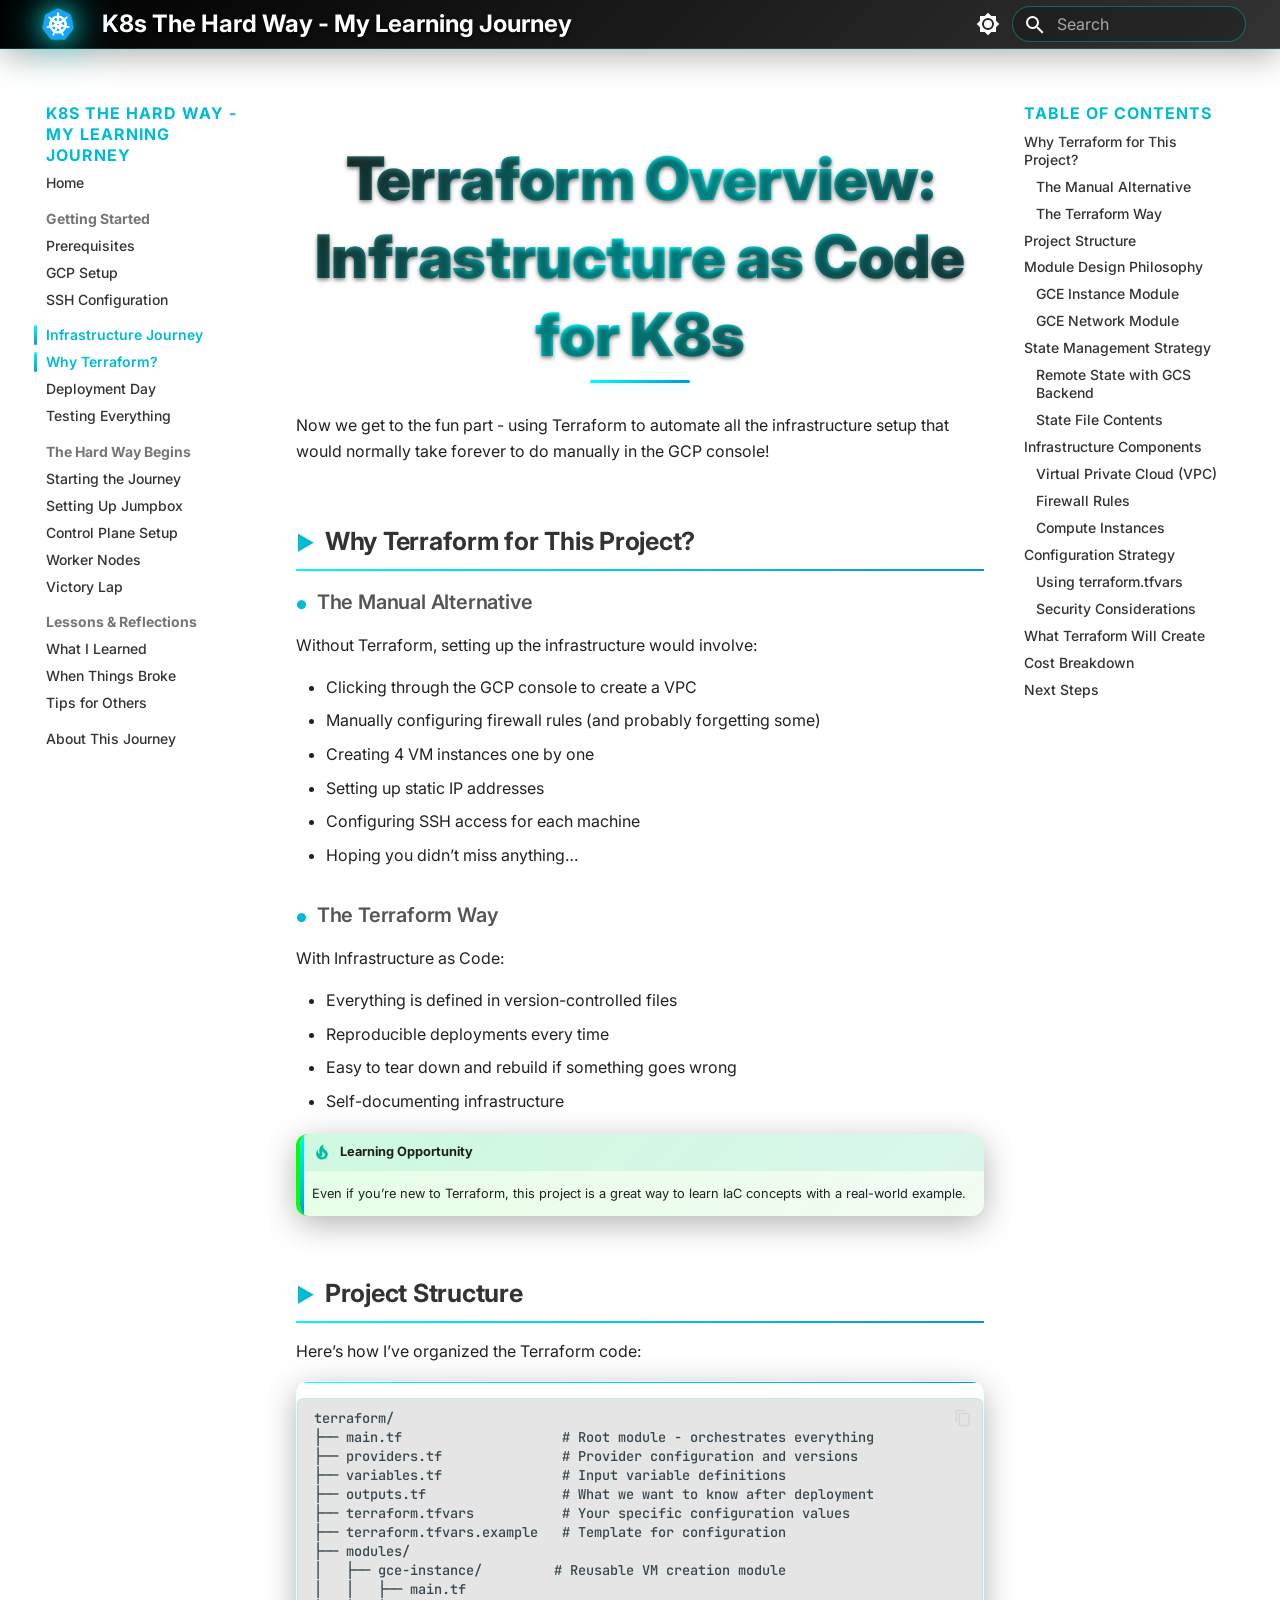
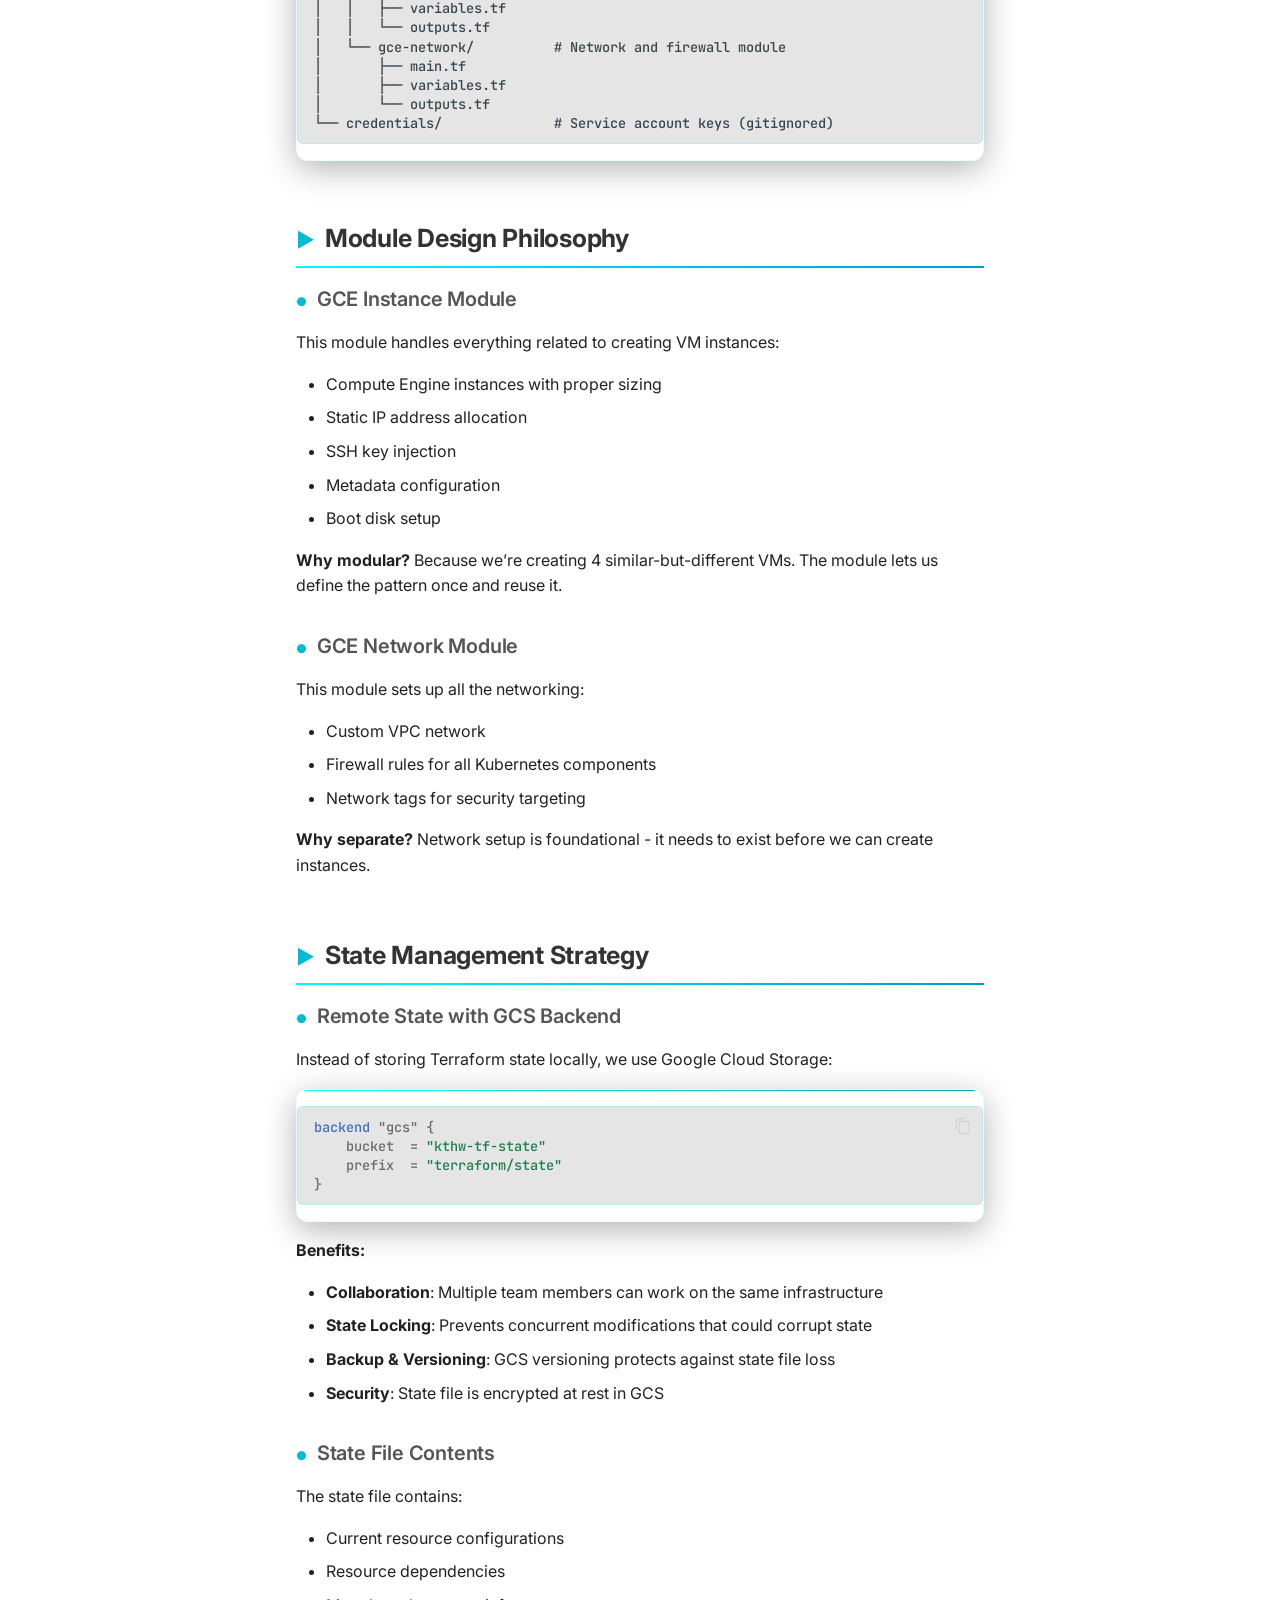
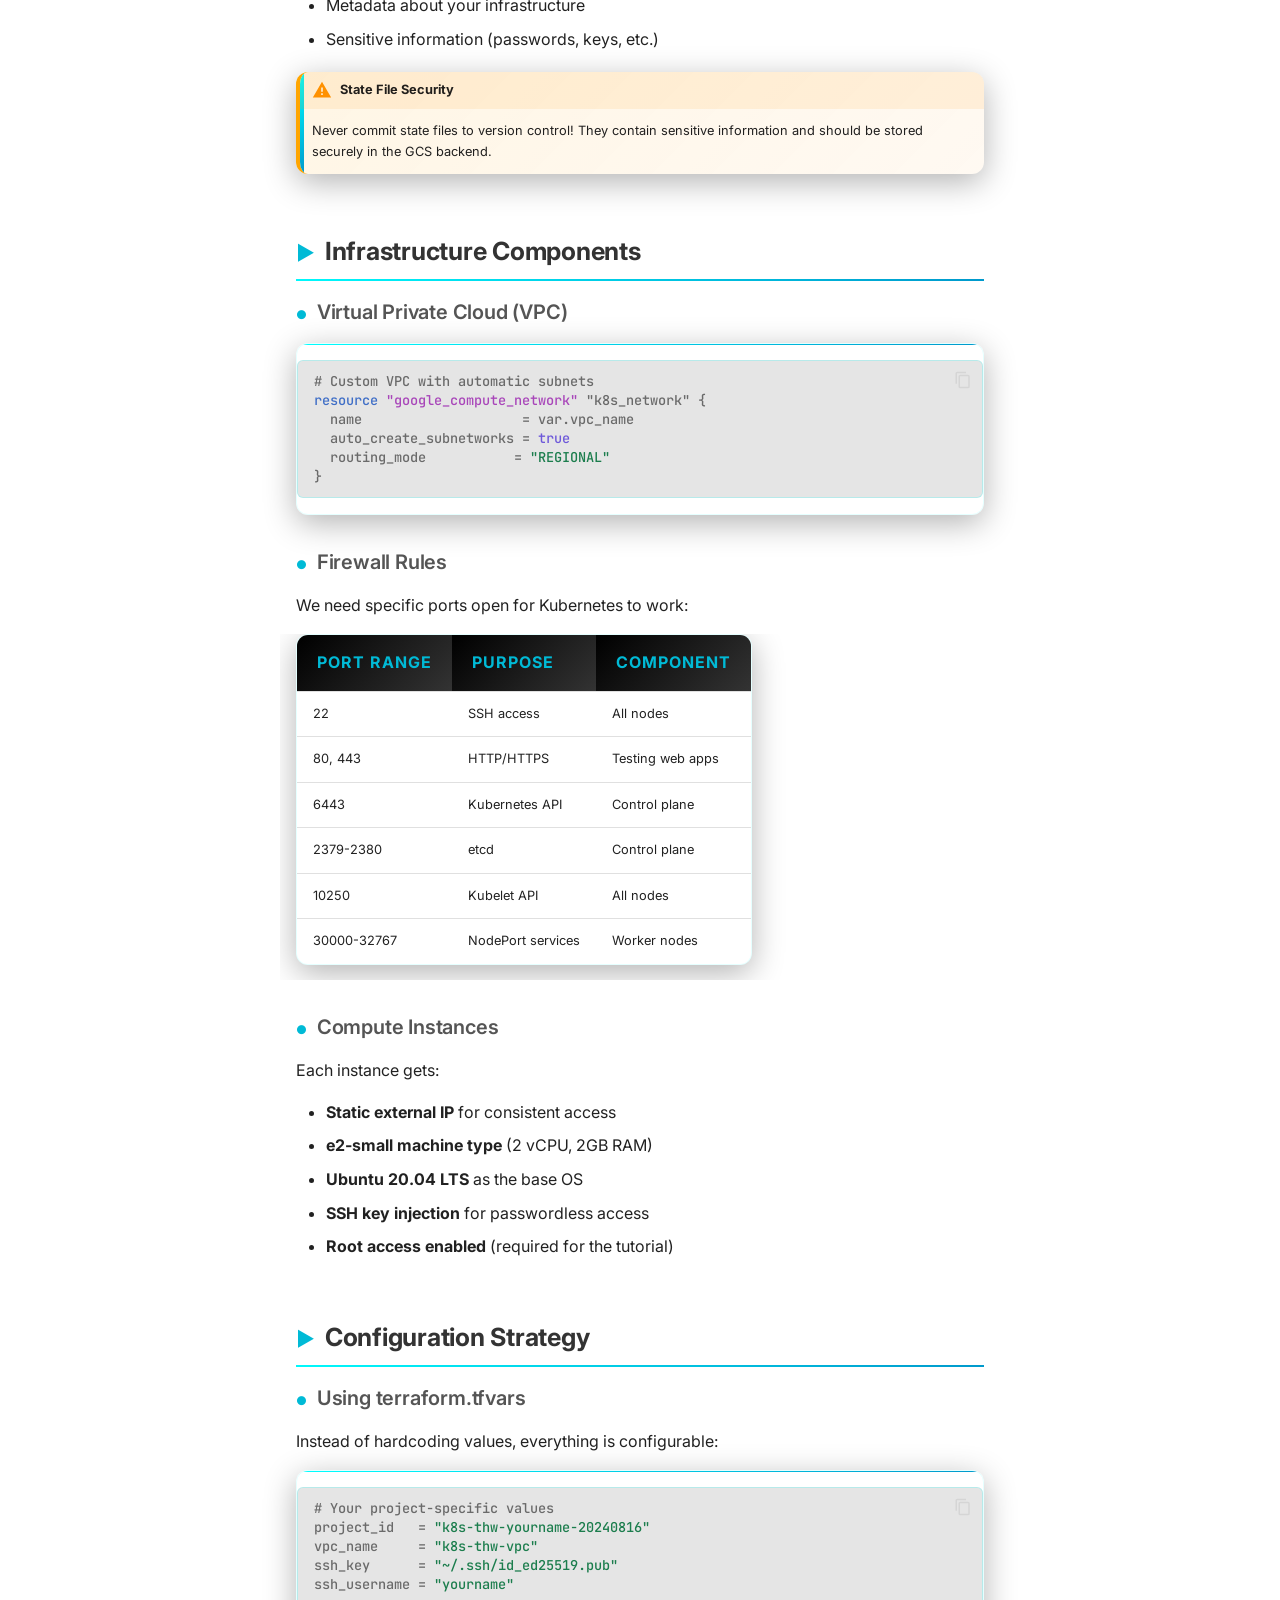
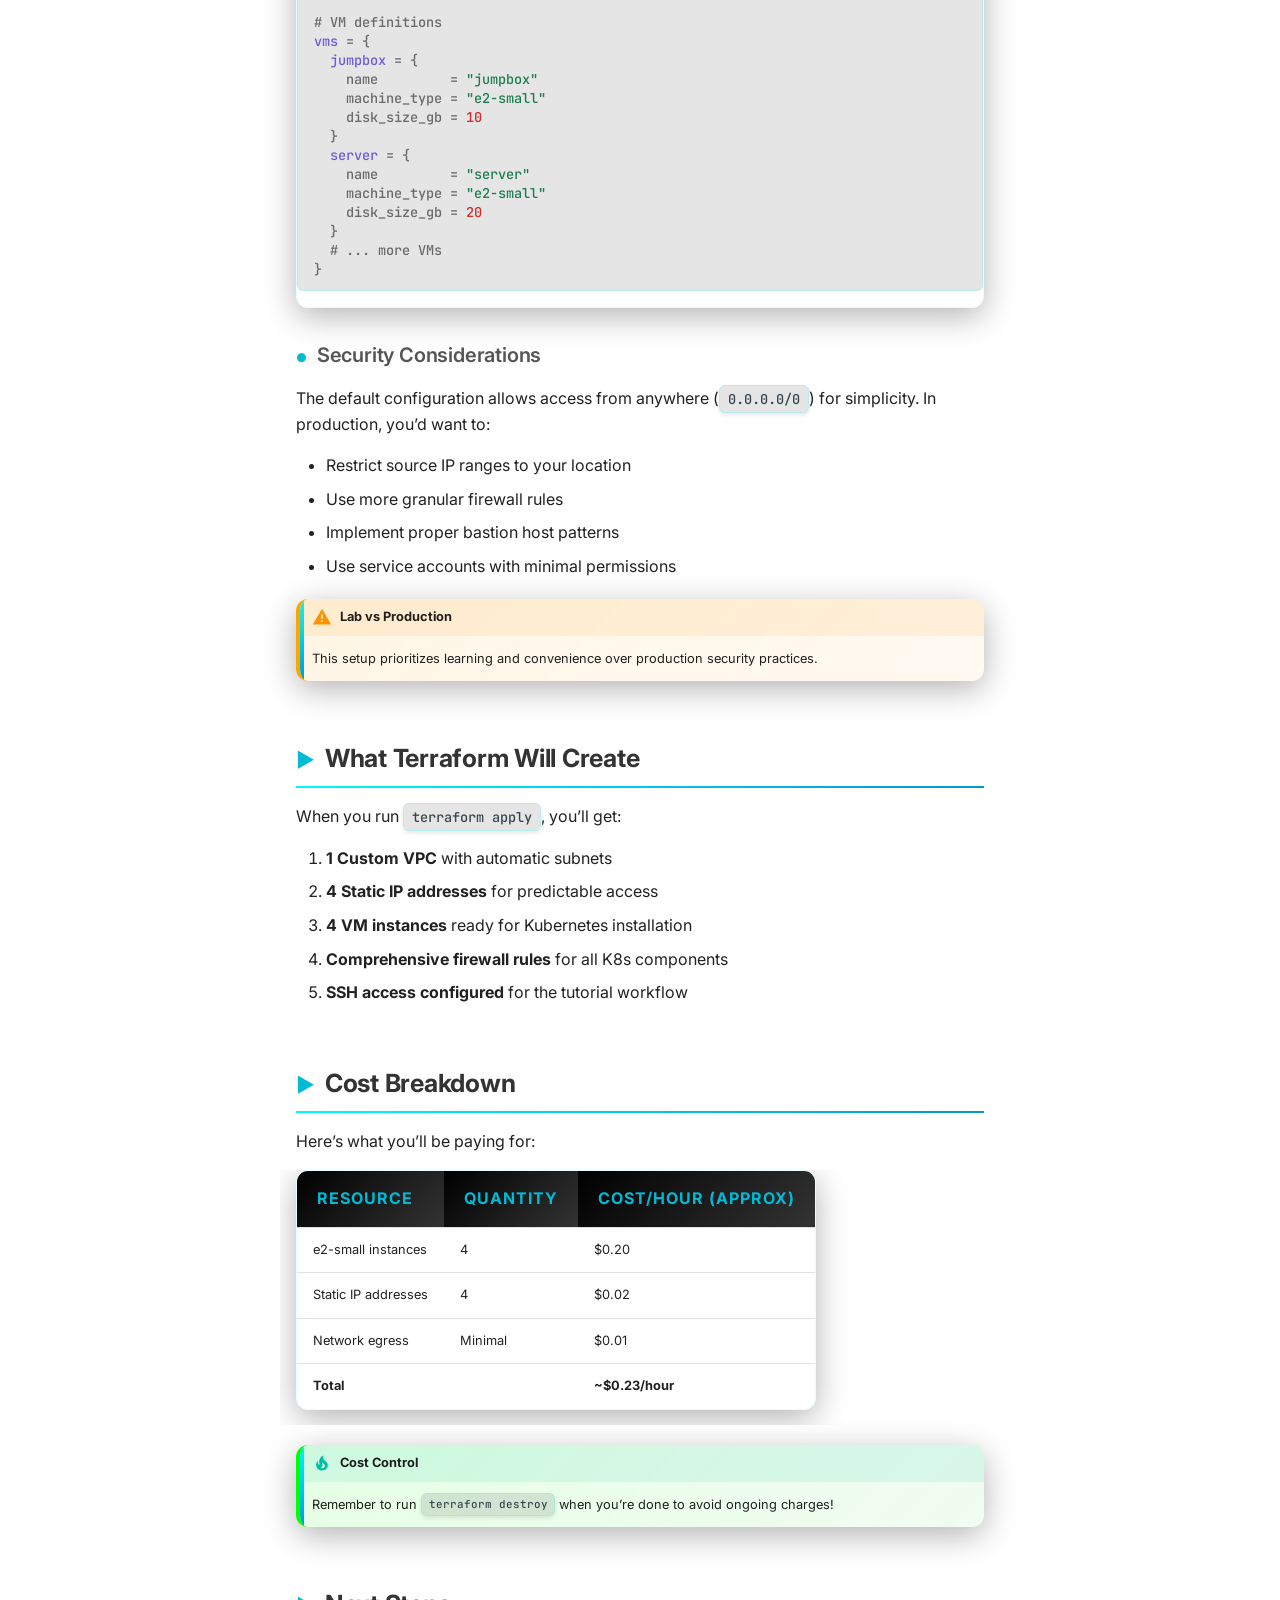
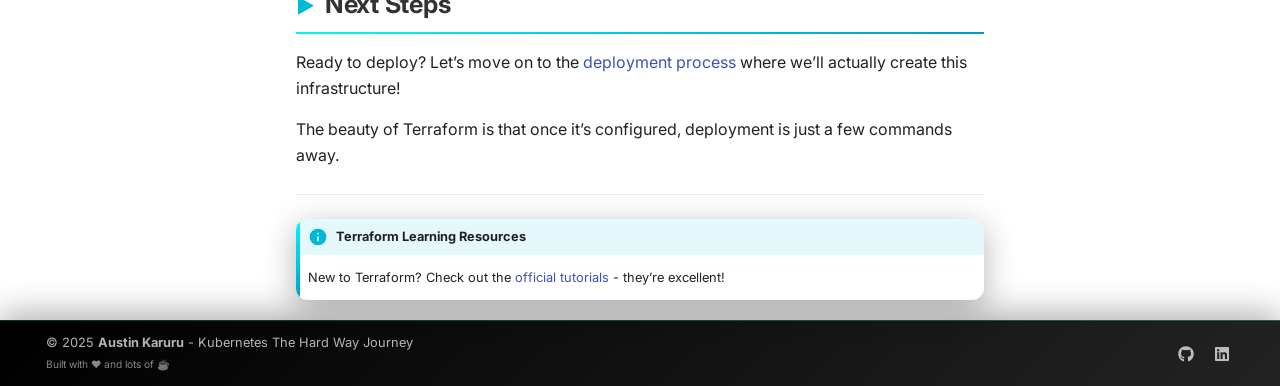
<file: infrastructure/terraform-overview/index.html>
<!doctype html><html lang=en class=no-js> <head><meta charset=utf-8><meta name=viewport content="width=device-width,initial-scale=1"><meta name=description content="A personal journey through Kubernetes internals with Infrastructure as Code"><meta name=author content=Austin><link href=https://github.com/austinkaruru/k8s-the-hardway/infrastructure/terraform-overview/ rel=canonical><link href=../../setup/ssh-setup/ rel=prev><link href=../terraform-deployment/ rel=next><link rel=icon href=../../img/favicon.ico><meta name=generator content="mkdocs-1.6.1, mkdocs-material-9.6.18"><title>Why Terraform? - K8s The Hard Way - My Learning Journey</title><link rel=stylesheet href=../../assets/stylesheets/main.7e37652d.min.css><link rel=stylesheet href=../../assets/stylesheets/palette.06af60db.min.css><link rel=preconnect href=https://fonts.gstatic.com crossorigin><link rel=stylesheet href="https://fonts.googleapis.com/css?family=Inter:300,300i,400,400i,700,700i%7CJetBrains+Mono:400,400i,700,700i&display=fallback"><style>:root{--md-text-font:"Inter";--md-code-font:"JetBrains Mono"}</style><link rel=stylesheet href=../../stylesheets/modern-edgy-style.css><script>__md_scope=new URL("../..",location),__md_hash=e=>[...e].reduce(((e,_)=>(e<<5)-e+_.charCodeAt(0)),0),__md_get=(e,_=localStorage,t=__md_scope)=>JSON.parse(_.getItem(t.pathname+"."+e)),__md_set=(e,_,t=localStorage,a=__md_scope)=>{try{t.setItem(a.pathname+"."+e,JSON.stringify(_))}catch(e){}}</script></head> <body dir=ltr data-md-color-scheme=default data-md-color-primary=black data-md-color-accent=cyan> <input class=md-toggle data-md-toggle=drawer type=checkbox id=__drawer autocomplete=off> <input class=md-toggle data-md-toggle=search type=checkbox id=__search autocomplete=off> <label class=md-overlay for=__drawer></label> <div data-md-component=skip> <a href=#terraform-overview-infrastructure-as-code-for-k8s class=md-skip> Skip to content </a> </div> <div data-md-component=announce> </div> <header class="md-header md-header--shadow" data-md-component=header> <nav class="md-header__inner md-grid" aria-label=Header> <a href=../.. title="K8s The Hard Way - My Learning Journey" class="md-header__button md-logo" aria-label="K8s The Hard Way - My Learning Journey" data-md-component=logo> <img src=../../img/favicon.ico alt=logo> </a> <label class="md-header__button md-icon" for=__drawer> <svg xmlns=http://www.w3.org/2000/svg viewbox="0 0 24 24"><path d="M3 6h18v2H3zm0 5h18v2H3zm0 5h18v2H3z"/></svg> </label> <div class=md-header__title data-md-component=header-title> <div class=md-header__ellipsis> <div class=md-header__topic> <span class=md-ellipsis> K8s The Hard Way - My Learning Journey </span> </div> <div class=md-header__topic data-md-component=header-topic> <span class=md-ellipsis> Why Terraform? </span> </div> </div> </div> <form class=md-header__option data-md-component=palette> <input class=md-option data-md-color-media data-md-color-scheme=default data-md-color-primary=black data-md-color-accent=cyan aria-label="Switch to dark mode" type=radio name=__palette id=__palette_0> <label class="md-header__button md-icon" title="Switch to dark mode" for=__palette_1 hidden> <svg xmlns=http://www.w3.org/2000/svg viewbox="0 0 24 24"><path d="M12 8a4 4 0 0 0-4 4 4 4 0 0 0 4 4 4 4 0 0 0 4-4 4 4 0 0 0-4-4m0 10a6 6 0 0 1-6-6 6 6 0 0 1 6-6 6 6 0 0 1 6 6 6 6 0 0 1-6 6m8-9.31V4h-4.69L12 .69 8.69 4H4v4.69L.69 12 4 15.31V20h4.69L12 23.31 15.31 20H20v-4.69L23.31 12z"/></svg> </label> <input class=md-option data-md-color-media data-md-color-scheme=slate data-md-color-primary=black data-md-color-accent=cyan aria-label="Switch to light mode" type=radio name=__palette id=__palette_1> <label class="md-header__button md-icon" title="Switch to light mode" for=__palette_0 hidden> <svg xmlns=http://www.w3.org/2000/svg viewbox="0 0 24 24"><path d="M12 18c-.89 0-1.74-.2-2.5-.55C11.56 16.5 13 14.42 13 12s-1.44-4.5-3.5-5.45C10.26 6.2 11.11 6 12 6a6 6 0 0 1 6 6 6 6 0 0 1-6 6m8-9.31V4h-4.69L12 .69 8.69 4H4v4.69L.69 12 4 15.31V20h4.69L12 23.31 15.31 20H20v-4.69L23.31 12z"/></svg> </label> </form> <script>var palette=__md_get("__palette");if(palette&&palette.color){if("(prefers-color-scheme)"===palette.color.media){var media=matchMedia("(prefers-color-scheme: light)"),input=document.querySelector(media.matches?"[data-md-color-media='(prefers-color-scheme: light)']":"[data-md-color-media='(prefers-color-scheme: dark)']");palette.color.media=input.getAttribute("data-md-color-media"),palette.color.scheme=input.getAttribute("data-md-color-scheme"),palette.color.primary=input.getAttribute("data-md-color-primary"),palette.color.accent=input.getAttribute("data-md-color-accent")}for(var[key,value]of Object.entries(palette.color))document.body.setAttribute("data-md-color-"+key,value)}</script> <label class="md-header__button md-icon" for=__search> <svg xmlns=http://www.w3.org/2000/svg viewbox="0 0 24 24"><path d="M9.5 3A6.5 6.5 0 0 1 16 9.5c0 1.61-.59 3.09-1.56 4.23l.27.27h.79l5 5-1.5 1.5-5-5v-.79l-.27-.27A6.52 6.52 0 0 1 9.5 16 6.5 6.5 0 0 1 3 9.5 6.5 6.5 0 0 1 9.5 3m0 2C7 5 5 7 5 9.5S7 14 9.5 14 14 12 14 9.5 12 5 9.5 5"/></svg> </label> <div class=md-search data-md-component=search role=dialog> <label class=md-search__overlay for=__search></label> <div class=md-search__inner role=search> <form class=md-search__form name=search> <input type=text class=md-search__input name=query aria-label=Search placeholder=Search autocapitalize=off autocorrect=off autocomplete=off spellcheck=false data-md-component=search-query required> <label class="md-search__icon md-icon" for=__search> <svg xmlns=http://www.w3.org/2000/svg viewbox="0 0 24 24"><path d="M9.5 3A6.5 6.5 0 0 1 16 9.5c0 1.61-.59 3.09-1.56 4.23l.27.27h.79l5 5-1.5 1.5-5-5v-.79l-.27-.27A6.52 6.52 0 0 1 9.5 16 6.5 6.5 0 0 1 3 9.5 6.5 6.5 0 0 1 9.5 3m0 2C7 5 5 7 5 9.5S7 14 9.5 14 14 12 14 9.5 12 5 9.5 5"/></svg> <svg xmlns=http://www.w3.org/2000/svg viewbox="0 0 24 24"><path d="M20 11v2H8l5.5 5.5-1.42 1.42L4.16 12l7.92-7.92L13.5 5.5 8 11z"/></svg> </label> <nav class=md-search__options aria-label=Search> <a href=javascript:void(0) class="md-search__icon md-icon" title=Share aria-label=Share data-clipboard data-clipboard-text data-md-component=search-share tabindex=-1> <svg xmlns=http://www.w3.org/2000/svg viewbox="0 0 24 24"><path d="M18 16.08c-.76 0-1.44.3-1.96.77L8.91 12.7c.05-.23.09-.46.09-.7s-.04-.47-.09-.7l7.05-4.11c.54.5 1.25.81 2.04.81a3 3 0 0 0 3-3 3 3 0 0 0-3-3 3 3 0 0 0-3 3c0 .24.04.47.09.7L8.04 9.81C7.5 9.31 6.79 9 6 9a3 3 0 0 0-3 3 3 3 0 0 0 3 3c.79 0 1.5-.31 2.04-.81l7.12 4.15c-.05.21-.08.43-.08.66 0 1.61 1.31 2.91 2.92 2.91s2.92-1.3 2.92-2.91A2.92 2.92 0 0 0 18 16.08"/></svg> </a> <button type=reset class="md-search__icon md-icon" title=Clear aria-label=Clear tabindex=-1> <svg xmlns=http://www.w3.org/2000/svg viewbox="0 0 24 24"><path d="M19 6.41 17.59 5 12 10.59 6.41 5 5 6.41 10.59 12 5 17.59 6.41 19 12 13.41 17.59 19 19 17.59 13.41 12z"/></svg> </button> </nav> <div class=md-search__suggest data-md-component=search-suggest></div> </form> <div class=md-search__output> <div class=md-search__scrollwrap tabindex=0 data-md-scrollfix> <div class=md-search-result data-md-component=search-result> <div class=md-search-result__meta> Initializing search </div> <ol class=md-search-result__list role=presentation></ol> </div> </div> </div> </div> </div> </nav> </header> <div class=md-container data-md-component=container> <main class=md-main data-md-component=main> <div class="md-main__inner md-grid"> <div class="md-sidebar md-sidebar--primary" data-md-component=sidebar data-md-type=navigation> <div class=md-sidebar__scrollwrap> <div class=md-sidebar__inner> <nav class="md-nav md-nav--primary" aria-label=Navigation data-md-level=0> <label class=md-nav__title for=__drawer> <a href=../.. title="K8s The Hard Way - My Learning Journey" class="md-nav__button md-logo" aria-label="K8s The Hard Way - My Learning Journey" data-md-component=logo> <img src=../../img/favicon.ico alt=logo> </a> K8s The Hard Way - My Learning Journey </label> <ul class=md-nav__list data-md-scrollfix> <li class=md-nav__item> <a href=../.. class=md-nav__link> <span class=md-ellipsis> Home </span> </a> </li> <li class="md-nav__item md-nav__item--section md-nav__item--nested"> <input class="md-nav__toggle md-toggle md-toggle--indeterminate" type=checkbox id=__nav_2> <label class=md-nav__link for=__nav_2 id=__nav_2_label tabindex> <span class=md-ellipsis> Getting Started </span> <span class="md-nav__icon md-icon"></span> </label> <nav class=md-nav data-md-level=1 aria-labelledby=__nav_2_label aria-expanded=false> <label class=md-nav__title for=__nav_2> <span class="md-nav__icon md-icon"></span> Getting Started </label> <ul class=md-nav__list data-md-scrollfix> <li class=md-nav__item> <a href=../../setup/prerequisites/ class=md-nav__link> <span class=md-ellipsis> Prerequisites </span> </a> </li> <li class=md-nav__item> <a href=../../setup/gcp-setup/ class=md-nav__link> <span class=md-ellipsis> GCP Setup </span> </a> </li> <li class=md-nav__item> <a href=../../setup/ssh-setup/ class=md-nav__link> <span class=md-ellipsis> SSH Configuration </span> </a> </li> </ul> </nav> </li> <li class="md-nav__item md-nav__item--active md-nav__item--section md-nav__item--nested"> <input class="md-nav__toggle md-toggle " type=checkbox id=__nav_3 checked> <label class=md-nav__link for=__nav_3 id=__nav_3_label tabindex> <span class=md-ellipsis> Infrastructure Journey </span> <span class="md-nav__icon md-icon"></span> </label> <nav class=md-nav data-md-level=1 aria-labelledby=__nav_3_label aria-expanded=true> <label class=md-nav__title for=__nav_3> <span class="md-nav__icon md-icon"></span> Infrastructure Journey </label> <ul class=md-nav__list data-md-scrollfix> <li class="md-nav__item md-nav__item--active"> <input class="md-nav__toggle md-toggle" type=checkbox id=__toc> <label class="md-nav__link md-nav__link--active" for=__toc> <span class=md-ellipsis> Why Terraform? </span> <span class="md-nav__icon md-icon"></span> </label> <a href=./ class="md-nav__link md-nav__link--active"> <span class=md-ellipsis> Why Terraform? </span> </a> <nav class="md-nav md-nav--secondary" aria-label="Table of contents"> <label class=md-nav__title for=__toc> <span class="md-nav__icon md-icon"></span> Table of contents </label> <ul class=md-nav__list data-md-component=toc data-md-scrollfix> <li class=md-nav__item> <a href=#why-terraform-for-this-project class=md-nav__link> <span class=md-ellipsis> Why Terraform for This Project? </span> </a> <nav class=md-nav aria-label="Why Terraform for This Project?"> <ul class=md-nav__list> <li class=md-nav__item> <a href=#the-manual-alternative class=md-nav__link> <span class=md-ellipsis> The Manual Alternative </span> </a> </li> <li class=md-nav__item> <a href=#the-terraform-way class=md-nav__link> <span class=md-ellipsis> The Terraform Way </span> </a> </li> </ul> </nav> </li> <li class=md-nav__item> <a href=#project-structure class=md-nav__link> <span class=md-ellipsis> Project Structure </span> </a> </li> <li class=md-nav__item> <a href=#module-design-philosophy class=md-nav__link> <span class=md-ellipsis> Module Design Philosophy </span> </a> <nav class=md-nav aria-label="Module Design Philosophy"> <ul class=md-nav__list> <li class=md-nav__item> <a href=#gce-instance-module class=md-nav__link> <span class=md-ellipsis> GCE Instance Module </span> </a> </li> <li class=md-nav__item> <a href=#gce-network-module class=md-nav__link> <span class=md-ellipsis> GCE Network Module </span> </a> </li> </ul> </nav> </li> <li class=md-nav__item> <a href=#state-management-strategy class=md-nav__link> <span class=md-ellipsis> State Management Strategy </span> </a> <nav class=md-nav aria-label="State Management Strategy"> <ul class=md-nav__list> <li class=md-nav__item> <a href=#remote-state-with-gcs-backend class=md-nav__link> <span class=md-ellipsis> Remote State with GCS Backend </span> </a> </li> <li class=md-nav__item> <a href=#state-file-contents class=md-nav__link> <span class=md-ellipsis> State File Contents </span> </a> </li> </ul> </nav> </li> <li class=md-nav__item> <a href=#infrastructure-components class=md-nav__link> <span class=md-ellipsis> Infrastructure Components </span> </a> <nav class=md-nav aria-label="Infrastructure Components"> <ul class=md-nav__list> <li class=md-nav__item> <a href=#virtual-private-cloud-vpc class=md-nav__link> <span class=md-ellipsis> Virtual Private Cloud (VPC) </span> </a> </li> <li class=md-nav__item> <a href=#firewall-rules class=md-nav__link> <span class=md-ellipsis> Firewall Rules </span> </a> </li> <li class=md-nav__item> <a href=#compute-instances class=md-nav__link> <span class=md-ellipsis> Compute Instances </span> </a> </li> </ul> </nav> </li> <li class=md-nav__item> <a href=#configuration-strategy class=md-nav__link> <span class=md-ellipsis> Configuration Strategy </span> </a> <nav class=md-nav aria-label="Configuration Strategy"> <ul class=md-nav__list> <li class=md-nav__item> <a href=#using-terraformtfvars class=md-nav__link> <span class=md-ellipsis> Using terraform.tfvars </span> </a> </li> <li class=md-nav__item> <a href=#security-considerations class=md-nav__link> <span class=md-ellipsis> Security Considerations </span> </a> </li> </ul> </nav> </li> <li class=md-nav__item> <a href=#what-terraform-will-create class=md-nav__link> <span class=md-ellipsis> What Terraform Will Create </span> </a> </li> <li class=md-nav__item> <a href=#cost-breakdown class=md-nav__link> <span class=md-ellipsis> Cost Breakdown </span> </a> </li> <li class=md-nav__item> <a href=#next-steps class=md-nav__link> <span class=md-ellipsis> Next Steps </span> </a> </li> </ul> </nav> </li> <li class=md-nav__item> <a href=../terraform-deployment/ class=md-nav__link> <span class=md-ellipsis> Deployment Day </span> </a> </li> <li class=md-nav__item> <a href=../validation/ class=md-nav__link> <span class=md-ellipsis> Testing Everything </span> </a> </li> </ul> </nav> </li> <li class="md-nav__item md-nav__item--section md-nav__item--nested"> <input class="md-nav__toggle md-toggle md-toggle--indeterminate" type=checkbox id=__nav_4> <label class=md-nav__link for=__nav_4 id=__nav_4_label tabindex> <span class=md-ellipsis> The Hard Way Begins </span> <span class="md-nav__icon md-icon"></span> </label> <nav class=md-nav data-md-level=1 aria-labelledby=__nav_4_label aria-expanded=false> <label class=md-nav__title for=__nav_4> <span class="md-nav__icon md-icon"></span> The Hard Way Begins </label> <ul class=md-nav__list data-md-scrollfix> <li class=md-nav__item> <a href=../../kubernetes/manual-setup/ class=md-nav__link> <span class=md-ellipsis> Starting the Journey </span> </a> </li> <li class=md-nav__item> <a href=../../kubernetes/jumpbox/ class=md-nav__link> <span class=md-ellipsis> Setting Up Jumpbox </span> </a> </li> <li class=md-nav__item> <a href=../../kubernetes/control-plane.md class=md-nav__link> <span class=md-ellipsis> Control Plane Setup </span> </a> </li> <li class=md-nav__item> <a href=../../kubernetes/worker-nodes.md class=md-nav__link> <span class=md-ellipsis> Worker Nodes </span> </a> </li> <li class=md-nav__item> <a href=../../kubernetes/cluster-validation.md class=md-nav__link> <span class=md-ellipsis> Victory Lap </span> </a> </li> </ul> </nav> </li> <li class="md-nav__item md-nav__item--section md-nav__item--nested"> <input class="md-nav__toggle md-toggle md-toggle--indeterminate" type=checkbox id=__nav_5> <label class=md-nav__link for=__nav_5 id=__nav_5_label tabindex> <span class=md-ellipsis> Lessons & Reflections </span> <span class="md-nav__icon md-icon"></span> </label> <nav class=md-nav data-md-level=1 aria-labelledby=__nav_5_label aria-expanded=false> <label class=md-nav__title for=__nav_5> <span class="md-nav__icon md-icon"></span> Lessons & Reflections </label> <ul class=md-nav__list data-md-scrollfix> <li class=md-nav__item> <a href=../../lessons/what-i-learned.md class=md-nav__link> <span class=md-ellipsis> What I Learned </span> </a> </li> <li class=md-nav__item> <a href=../../lessons/troubleshooting.md class=md-nav__link> <span class=md-ellipsis> When Things Broke </span> </a> </li> <li class=md-nav__item> <a href=../../lessons/tips-and-tricks.md class=md-nav__link> <span class=md-ellipsis> Tips for Others </span> </a> </li> </ul> </nav> </li> <li class=md-nav__item> <a href=../../about/ class=md-nav__link> <span class=md-ellipsis> About This Journey </span> </a> </li> </ul> </nav> </div> </div> </div> <div class="md-sidebar md-sidebar--secondary" data-md-component=sidebar data-md-type=toc> <div class=md-sidebar__scrollwrap> <div class=md-sidebar__inner> <nav class="md-nav md-nav--secondary" aria-label="Table of contents"> <label class=md-nav__title for=__toc> <span class="md-nav__icon md-icon"></span> Table of contents </label> <ul class=md-nav__list data-md-component=toc data-md-scrollfix> <li class=md-nav__item> <a href=#why-terraform-for-this-project class=md-nav__link> <span class=md-ellipsis> Why Terraform for This Project? </span> </a> <nav class=md-nav aria-label="Why Terraform for This Project?"> <ul class=md-nav__list> <li class=md-nav__item> <a href=#the-manual-alternative class=md-nav__link> <span class=md-ellipsis> The Manual Alternative </span> </a> </li> <li class=md-nav__item> <a href=#the-terraform-way class=md-nav__link> <span class=md-ellipsis> The Terraform Way </span> </a> </li> </ul> </nav> </li> <li class=md-nav__item> <a href=#project-structure class=md-nav__link> <span class=md-ellipsis> Project Structure </span> </a> </li> <li class=md-nav__item> <a href=#module-design-philosophy class=md-nav__link> <span class=md-ellipsis> Module Design Philosophy </span> </a> <nav class=md-nav aria-label="Module Design Philosophy"> <ul class=md-nav__list> <li class=md-nav__item> <a href=#gce-instance-module class=md-nav__link> <span class=md-ellipsis> GCE Instance Module </span> </a> </li> <li class=md-nav__item> <a href=#gce-network-module class=md-nav__link> <span class=md-ellipsis> GCE Network Module </span> </a> </li> </ul> </nav> </li> <li class=md-nav__item> <a href=#state-management-strategy class=md-nav__link> <span class=md-ellipsis> State Management Strategy </span> </a> <nav class=md-nav aria-label="State Management Strategy"> <ul class=md-nav__list> <li class=md-nav__item> <a href=#remote-state-with-gcs-backend class=md-nav__link> <span class=md-ellipsis> Remote State with GCS Backend </span> </a> </li> <li class=md-nav__item> <a href=#state-file-contents class=md-nav__link> <span class=md-ellipsis> State File Contents </span> </a> </li> </ul> </nav> </li> <li class=md-nav__item> <a href=#infrastructure-components class=md-nav__link> <span class=md-ellipsis> Infrastructure Components </span> </a> <nav class=md-nav aria-label="Infrastructure Components"> <ul class=md-nav__list> <li class=md-nav__item> <a href=#virtual-private-cloud-vpc class=md-nav__link> <span class=md-ellipsis> Virtual Private Cloud (VPC) </span> </a> </li> <li class=md-nav__item> <a href=#firewall-rules class=md-nav__link> <span class=md-ellipsis> Firewall Rules </span> </a> </li> <li class=md-nav__item> <a href=#compute-instances class=md-nav__link> <span class=md-ellipsis> Compute Instances </span> </a> </li> </ul> </nav> </li> <li class=md-nav__item> <a href=#configuration-strategy class=md-nav__link> <span class=md-ellipsis> Configuration Strategy </span> </a> <nav class=md-nav aria-label="Configuration Strategy"> <ul class=md-nav__list> <li class=md-nav__item> <a href=#using-terraformtfvars class=md-nav__link> <span class=md-ellipsis> Using terraform.tfvars </span> </a> </li> <li class=md-nav__item> <a href=#security-considerations class=md-nav__link> <span class=md-ellipsis> Security Considerations </span> </a> </li> </ul> </nav> </li> <li class=md-nav__item> <a href=#what-terraform-will-create class=md-nav__link> <span class=md-ellipsis> What Terraform Will Create </span> </a> </li> <li class=md-nav__item> <a href=#cost-breakdown class=md-nav__link> <span class=md-ellipsis> Cost Breakdown </span> </a> </li> <li class=md-nav__item> <a href=#next-steps class=md-nav__link> <span class=md-ellipsis> Next Steps </span> </a> </li> </ul> </nav> </div> </div> </div> <div class=md-content data-md-component=content> <article class="md-content__inner md-typeset"> <h1 id=terraform-overview-infrastructure-as-code-for-k8s>Terraform Overview: Infrastructure as Code for K8s</h1> <p>Now we get to the fun part - using Terraform to automate all the infrastructure setup that would normally take forever to do manually in the GCP console!</p> <h2 id=why-terraform-for-this-project>Why Terraform for This Project?</h2> <h3 id=the-manual-alternative>The Manual Alternative</h3> <p>Without Terraform, setting up the infrastructure would involve:</p> <ul> <li>Clicking through the GCP console to create a VPC</li> <li>Manually configuring firewall rules (and probably forgetting some)</li> <li>Creating 4 VM instances one by one</li> <li>Setting up static IP addresses</li> <li>Configuring SSH access for each machine</li> <li>Hoping you didn&rsquo;t miss anything&hellip;</li> </ul> <h3 id=the-terraform-way>The Terraform Way</h3> <p>With Infrastructure as Code:</p> <ul> <li>Everything is defined in version-controlled files</li> <li>Reproducible deployments every time</li> <li>Easy to tear down and rebuild if something goes wrong</li> <li>Self-documenting infrastructure</li> </ul> <div class="admonition tip"> <p class=admonition-title>Learning Opportunity</p> <p>Even if you&rsquo;re new to Terraform, this project is a great way to learn IaC concepts with a real-world example.</p> </div> <h2 id=project-structure>Project Structure</h2> <p>Here&rsquo;s how I&rsquo;ve organized the Terraform code:</p> <div class="language-text highlight"><pre><span></span><code><span id=__span-0-1><a id=__codelineno-0-1 name=__codelineno-0-1 href=#__codelineno-0-1></a>terraform/
</span><span id=__span-0-2><a id=__codelineno-0-2 name=__codelineno-0-2 href=#__codelineno-0-2></a>├── main.tf                    # Root module - orchestrates everything
</span><span id=__span-0-3><a id=__codelineno-0-3 name=__codelineno-0-3 href=#__codelineno-0-3></a>├── providers.tf               # Provider configuration and versions
</span><span id=__span-0-4><a id=__codelineno-0-4 name=__codelineno-0-4 href=#__codelineno-0-4></a>├── variables.tf               # Input variable definitions
</span><span id=__span-0-5><a id=__codelineno-0-5 name=__codelineno-0-5 href=#__codelineno-0-5></a>├── outputs.tf                 # What we want to know after deployment
</span><span id=__span-0-6><a id=__codelineno-0-6 name=__codelineno-0-6 href=#__codelineno-0-6></a>├── terraform.tfvars           # Your specific configuration values
</span><span id=__span-0-7><a id=__codelineno-0-7 name=__codelineno-0-7 href=#__codelineno-0-7></a>├── terraform.tfvars.example   # Template for configuration
</span><span id=__span-0-8><a id=__codelineno-0-8 name=__codelineno-0-8 href=#__codelineno-0-8></a>├── modules/
</span><span id=__span-0-9><a id=__codelineno-0-9 name=__codelineno-0-9 href=#__codelineno-0-9></a>│   ├── gce-instance/         # Reusable VM creation module
</span><span id=__span-0-10><a id=__codelineno-0-10 name=__codelineno-0-10 href=#__codelineno-0-10></a>│   │   ├── main.tf
</span><span id=__span-0-11><a id=__codelineno-0-11 name=__codelineno-0-11 href=#__codelineno-0-11></a>│   │   ├── variables.tf
</span><span id=__span-0-12><a id=__codelineno-0-12 name=__codelineno-0-12 href=#__codelineno-0-12></a>│   │   └── outputs.tf
</span><span id=__span-0-13><a id=__codelineno-0-13 name=__codelineno-0-13 href=#__codelineno-0-13></a>│   └── gce-network/          # Network and firewall module
</span><span id=__span-0-14><a id=__codelineno-0-14 name=__codelineno-0-14 href=#__codelineno-0-14></a>│       ├── main.tf
</span><span id=__span-0-15><a id=__codelineno-0-15 name=__codelineno-0-15 href=#__codelineno-0-15></a>│       ├── variables.tf
</span><span id=__span-0-16><a id=__codelineno-0-16 name=__codelineno-0-16 href=#__codelineno-0-16></a>│       └── outputs.tf
</span><span id=__span-0-17><a id=__codelineno-0-17 name=__codelineno-0-17 href=#__codelineno-0-17></a>└── credentials/              # Service account keys (gitignored)
</span></code></pre></div> <h2 id=module-design-philosophy>Module Design Philosophy</h2> <h3 id=gce-instance-module>GCE Instance Module</h3> <p>This module handles everything related to creating VM instances:</p> <ul> <li>Compute Engine instances with proper sizing</li> <li>Static IP address allocation</li> <li>SSH key injection</li> <li>Metadata configuration</li> <li>Boot disk setup</li> </ul> <p><strong>Why modular?</strong> Because we&rsquo;re creating 4 similar-but-different VMs. The module lets us define the pattern once and reuse it.</p> <h3 id=gce-network-module>GCE Network Module</h3> <p>This module sets up all the networking:</p> <ul> <li>Custom VPC network</li> <li>Firewall rules for all Kubernetes components</li> <li>Network tags for security targeting</li> </ul> <p><strong>Why separate?</strong> Network setup is foundational - it needs to exist before we can create instances.</p> <h2 id=state-management-strategy>State Management Strategy</h2> <h3 id=remote-state-with-gcs-backend>Remote State with GCS Backend</h3> <p>Instead of storing Terraform state locally, we use Google Cloud Storage:</p> <div class="language-hcl highlight"><pre><span></span><code><span id=__span-1-1><a id=__codelineno-1-1 name=__codelineno-1-1 href=#__codelineno-1-1></a><span class=kr>backend</span><span class=w> </span><span class=nv>&quot;gcs&quot;</span><span class=w> </span><span class=p>{</span>
</span><span id=__span-1-2><a id=__codelineno-1-2 name=__codelineno-1-2 href=#__codelineno-1-2></a><span class=w>    </span><span class=na>bucket</span><span class=w>  </span><span class=o>=</span><span class=w> </span><span class=s2>&quot;kthw-tf-state&quot;</span>
</span><span id=__span-1-3><a id=__codelineno-1-3 name=__codelineno-1-3 href=#__codelineno-1-3></a><span class=w>    </span><span class=na>prefix</span><span class=w>  </span><span class=o>=</span><span class=w> </span><span class=s2>&quot;terraform/state&quot;</span>
</span><span id=__span-1-4><a id=__codelineno-1-4 name=__codelineno-1-4 href=#__codelineno-1-4></a><span class=p>}</span>
</span></code></pre></div> <p><strong>Benefits:</strong></p> <ul> <li><strong>Collaboration</strong>: Multiple team members can work on the same infrastructure</li> <li><strong>State Locking</strong>: Prevents concurrent modifications that could corrupt state</li> <li><strong>Backup &amp; Versioning</strong>: GCS versioning protects against state file loss</li> <li><strong>Security</strong>: State file is encrypted at rest in GCS</li> </ul> <h3 id=state-file-contents>State File Contents</h3> <p>The state file contains:</p> <ul> <li>Current resource configurations</li> <li>Resource dependencies</li> <li>Metadata about your infrastructure</li> <li>Sensitive information (passwords, keys, etc.)</li> </ul> <div class="admonition warning"> <p class=admonition-title>State File Security</p> <p>Never commit state files to version control! They contain sensitive information and should be stored securely in the GCS backend.</p> </div> <h2 id=infrastructure-components>Infrastructure Components</h2> <h3 id=virtual-private-cloud-vpc>Virtual Private Cloud (VPC)</h3> <div class="language-hcl highlight"><pre><span></span><code><span id=__span-2-1><a id=__codelineno-2-1 name=__codelineno-2-1 href=#__codelineno-2-1></a><span class=c1># Custom VPC with automatic subnets</span>
</span><span id=__span-2-2><a id=__codelineno-2-2 name=__codelineno-2-2 href=#__codelineno-2-2></a><span class=kr>resource</span><span class=w> </span><span class=nc>&quot;google_compute_network&quot;</span><span class=w> </span><span class=nv>&quot;k8s_network&quot;</span><span class=w> </span><span class=p>{</span>
</span><span id=__span-2-3><a id=__codelineno-2-3 name=__codelineno-2-3 href=#__codelineno-2-3></a><span class=w>  </span><span class=na>name</span><span class=w>                    </span><span class=o>=</span><span class=w> </span><span class=nv>var.vpc_name</span>
</span><span id=__span-2-4><a id=__codelineno-2-4 name=__codelineno-2-4 href=#__codelineno-2-4></a><span class=w>  </span><span class=na>auto_create_subnetworks</span><span class=w> </span><span class=o>=</span><span class=w> </span><span class=no>true</span>
</span><span id=__span-2-5><a id=__codelineno-2-5 name=__codelineno-2-5 href=#__codelineno-2-5></a><span class=w>  </span><span class=na>routing_mode</span><span class=w>           </span><span class=o>=</span><span class=w> </span><span class=s2>&quot;REGIONAL&quot;</span>
</span><span id=__span-2-6><a id=__codelineno-2-6 name=__codelineno-2-6 href=#__codelineno-2-6></a><span class=p>}</span>
</span></code></pre></div> <h3 id=firewall-rules>Firewall Rules</h3> <p>We need specific ports open for Kubernetes to work:</p> <table> <thead> <tr> <th>Port Range</th> <th>Purpose</th> <th>Component</th> </tr> </thead> <tbody> <tr> <td>22</td> <td>SSH access</td> <td>All nodes</td> </tr> <tr> <td>80, 443</td> <td>HTTP/HTTPS</td> <td>Testing web apps</td> </tr> <tr> <td>6443</td> <td>Kubernetes API</td> <td>Control plane</td> </tr> <tr> <td>2379-2380</td> <td>etcd</td> <td>Control plane</td> </tr> <tr> <td>10250</td> <td>Kubelet API</td> <td>All nodes</td> </tr> <tr> <td>30000-32767</td> <td>NodePort services</td> <td>Worker nodes</td> </tr> </tbody> </table> <h3 id=compute-instances>Compute Instances</h3> <p>Each instance gets:</p> <ul> <li><strong>Static external IP</strong> for consistent access</li> <li><strong>e2-small machine type</strong> (2 vCPU, 2GB RAM)</li> <li><strong>Ubuntu 20.04 LTS</strong> as the base OS</li> <li><strong>SSH key injection</strong> for passwordless access</li> <li><strong>Root access enabled</strong> (required for the tutorial)</li> </ul> <h2 id=configuration-strategy>Configuration Strategy</h2> <h3 id=using-terraformtfvars>Using terraform.tfvars</h3> <p>Instead of hardcoding values, everything is configurable:</p> <div class="language-hcl highlight"><pre><span></span><code><span id=__span-3-1><a id=__codelineno-3-1 name=__codelineno-3-1 href=#__codelineno-3-1></a><span class=c1># Your project-specific values</span>
</span><span id=__span-3-2><a id=__codelineno-3-2 name=__codelineno-3-2 href=#__codelineno-3-2></a><span class=na>project_id</span><span class=w>   </span><span class=o>=</span><span class=w> </span><span class=s2>&quot;k8s-thw-yourname-20240816&quot;</span>
</span><span id=__span-3-3><a id=__codelineno-3-3 name=__codelineno-3-3 href=#__codelineno-3-3></a><span class=na>vpc_name</span><span class=w>     </span><span class=o>=</span><span class=w> </span><span class=s2>&quot;k8s-thw-vpc&quot;</span>
</span><span id=__span-3-4><a id=__codelineno-3-4 name=__codelineno-3-4 href=#__codelineno-3-4></a><span class=na>ssh_key</span><span class=w>      </span><span class=o>=</span><span class=w> </span><span class=s2>&quot;~/.ssh/id_ed25519.pub&quot;</span>
</span><span id=__span-3-5><a id=__codelineno-3-5 name=__codelineno-3-5 href=#__codelineno-3-5></a><span class=na>ssh_username</span><span class=w> </span><span class=o>=</span><span class=w> </span><span class=s2>&quot;yourname&quot;</span>
</span><span id=__span-3-6><a id=__codelineno-3-6 name=__codelineno-3-6 href=#__codelineno-3-6></a>
</span><span id=__span-3-7><a id=__codelineno-3-7 name=__codelineno-3-7 href=#__codelineno-3-7></a><span class=c1># VM definitions</span>
</span><span id=__span-3-8><a id=__codelineno-3-8 name=__codelineno-3-8 href=#__codelineno-3-8></a><span class=nb>vms</span><span class=w> </span><span class=o>=</span><span class=w> </span><span class=p>{</span>
</span><span id=__span-3-9><a id=__codelineno-3-9 name=__codelineno-3-9 href=#__codelineno-3-9></a><span class=w>  </span><span class=nb>jumpbox</span><span class=w> </span><span class=o>=</span><span class=w> </span><span class=p>{</span>
</span><span id=__span-3-10><a id=__codelineno-3-10 name=__codelineno-3-10 href=#__codelineno-3-10></a><span class=w>    </span><span class=na>name</span><span class=w>         </span><span class=o>=</span><span class=w> </span><span class=s2>&quot;jumpbox&quot;</span>
</span><span id=__span-3-11><a id=__codelineno-3-11 name=__codelineno-3-11 href=#__codelineno-3-11></a><span class=w>    </span><span class=na>machine_type</span><span class=w> </span><span class=o>=</span><span class=w> </span><span class=s2>&quot;e2-small&quot;</span>
</span><span id=__span-3-12><a id=__codelineno-3-12 name=__codelineno-3-12 href=#__codelineno-3-12></a><span class=w>    </span><span class=na>disk_size_gb</span><span class=w> </span><span class=o>=</span><span class=w> </span><span class=m>10</span>
</span><span id=__span-3-13><a id=__codelineno-3-13 name=__codelineno-3-13 href=#__codelineno-3-13></a><span class=w>  </span><span class=p>}</span>
</span><span id=__span-3-14><a id=__codelineno-3-14 name=__codelineno-3-14 href=#__codelineno-3-14></a><span class=w>  </span><span class=nb>server</span><span class=w> </span><span class=o>=</span><span class=w> </span><span class=p>{</span>
</span><span id=__span-3-15><a id=__codelineno-3-15 name=__codelineno-3-15 href=#__codelineno-3-15></a><span class=w>    </span><span class=na>name</span><span class=w>         </span><span class=o>=</span><span class=w> </span><span class=s2>&quot;server&quot;</span>
</span><span id=__span-3-16><a id=__codelineno-3-16 name=__codelineno-3-16 href=#__codelineno-3-16></a><span class=w>    </span><span class=na>machine_type</span><span class=w> </span><span class=o>=</span><span class=w> </span><span class=s2>&quot;e2-small&quot;</span>
</span><span id=__span-3-17><a id=__codelineno-3-17 name=__codelineno-3-17 href=#__codelineno-3-17></a><span class=w>    </span><span class=na>disk_size_gb</span><span class=w> </span><span class=o>=</span><span class=w> </span><span class=m>20</span>
</span><span id=__span-3-18><a id=__codelineno-3-18 name=__codelineno-3-18 href=#__codelineno-3-18></a><span class=w>  </span><span class=p>}</span>
</span><span id=__span-3-19><a id=__codelineno-3-19 name=__codelineno-3-19 href=#__codelineno-3-19></a><span class=c1>  # ... more VMs</span>
</span><span id=__span-3-20><a id=__codelineno-3-20 name=__codelineno-3-20 href=#__codelineno-3-20></a><span class=p>}</span>
</span></code></pre></div> <h3 id=security-considerations>Security Considerations</h3> <p>The default configuration allows access from anywhere (<code>0.0.0.0/0</code>) for simplicity. In production, you&rsquo;d want to:</p> <ul> <li>Restrict source IP ranges to your location</li> <li>Use more granular firewall rules</li> <li>Implement proper bastion host patterns</li> <li>Use service accounts with minimal permissions</li> </ul> <div class="admonition warning"> <p class=admonition-title>Lab vs Production</p> <p>This setup prioritizes learning and convenience over production security practices.</p> </div> <h2 id=what-terraform-will-create>What Terraform Will Create</h2> <p>When you run <code>terraform apply</code>, you&rsquo;ll get:</p> <ol> <li><strong>1 Custom VPC</strong> with automatic subnets</li> <li><strong>4 Static IP addresses</strong> for predictable access</li> <li><strong>4 VM instances</strong> ready for Kubernetes installation</li> <li><strong>Comprehensive firewall rules</strong> for all K8s components</li> <li><strong>SSH access configured</strong> for the tutorial workflow</li> </ol> <h2 id=cost-breakdown>Cost Breakdown</h2> <p>Here&rsquo;s what you&rsquo;ll be paying for:</p> <table> <thead> <tr> <th>Resource</th> <th>Quantity</th> <th>Cost/Hour (approx)</th> </tr> </thead> <tbody> <tr> <td>e2-small instances</td> <td>4</td> <td>$0.20</td> </tr> <tr> <td>Static IP addresses</td> <td>4</td> <td>$0.02</td> </tr> <tr> <td>Network egress</td> <td>Minimal</td> <td>$0.01</td> </tr> <tr> <td><strong>Total</strong></td> <td></td> <td><strong>~$0.23/hour</strong></td> </tr> </tbody> </table> <div class="admonition tip"> <p class=admonition-title>Cost Control</p> <p>Remember to run <code>terraform destroy</code> when you&rsquo;re done to avoid ongoing charges!</p> </div> <h2 id=next-steps>Next Steps</h2> <p>Ready to deploy? Let&rsquo;s move on to the <a href=../terraform-deployment/ >deployment process</a> where we&rsquo;ll actually create this infrastructure!</p> <p>The beauty of Terraform is that once it&rsquo;s configured, deployment is just a few commands away.</p> <hr> <div class="admonition info"> <p class=admonition-title>Terraform Learning Resources</p> <p>New to Terraform? Check out the <a href=https://learn.hashicorp.com/terraform>official tutorials</a> - they&rsquo;re excellent!</p> </div> <form class=md-feedback name=feedback hidden> <fieldset> <legend class=md-feedback__title> Was this page helpful? </legend> <div class=md-feedback__inner> <div class=md-feedback__list> <button class="md-feedback__icon md-icon" type=submit title="This page was helpful" data-md-value=1> <svg xmlns=http://www.w3.org/2000/svg viewbox="0 0 24 24"><path d="M20 12a8 8 0 0 0-8-8 8 8 0 0 0-8 8 8 8 0 0 0 8 8 8 8 0 0 0 8-8m2 0a10 10 0 0 1-10 10A10 10 0 0 1 2 12 10 10 0 0 1 12 2a10 10 0 0 1 10 10M10 9.5c0 .8-.7 1.5-1.5 1.5S7 10.3 7 9.5 7.7 8 8.5 8s1.5.7 1.5 1.5m7 0c0 .8-.7 1.5-1.5 1.5S14 10.3 14 9.5 14.7 8 15.5 8s1.5.7 1.5 1.5m-5 7.73c-1.75 0-3.29-.73-4.19-1.81L9.23 14c.45.72 1.52 1.23 2.77 1.23s2.32-.51 2.77-1.23l1.42 1.42c-.9 1.08-2.44 1.81-4.19 1.81"/></svg> </button> <button class="md-feedback__icon md-icon" type=submit title="This page could be improved" data-md-value=0> <svg xmlns=http://www.w3.org/2000/svg viewbox="0 0 24 24"><path d="M20 12a8 8 0 0 0-8-8 8 8 0 0 0-8 8 8 8 0 0 0 8 8 8 8 0 0 0 8-8m2 0a10 10 0 0 1-10 10A10 10 0 0 1 2 12 10 10 0 0 1 12 2a10 10 0 0 1 10 10m-6.5-4c.8 0 1.5.7 1.5 1.5s-.7 1.5-1.5 1.5-1.5-.7-1.5-1.5.7-1.5 1.5-1.5M10 9.5c0 .8-.7 1.5-1.5 1.5S7 10.3 7 9.5 7.7 8 8.5 8s1.5.7 1.5 1.5m2 4.5c1.75 0 3.29.72 4.19 1.81l-1.42 1.42C14.32 16.5 13.25 16 12 16s-2.32.5-2.77 1.23l-1.42-1.42C8.71 14.72 10.25 14 12 14"/></svg> </button> </div> <div class=md-feedback__note> <div data-md-value=1 hidden> Thanks for your feedback! </div> <div data-md-value=0 hidden> Thanks for your feedback! Help us improve this page by <a href="https://github.com/your-username/k8s-the-hardway/issues/new/?title=[Feedback]+Why%20Terraform%3F+-+/infrastructure/terraform-overview/" target=_blank rel=noopener>telling us what you found lacking</a>. </div> </div> </div> </fieldset> </form> </article> </div> <script>var tabs=__md_get("__tabs");if(Array.isArray(tabs))e:for(var set of document.querySelectorAll(".tabbed-set")){var labels=set.querySelector(".tabbed-labels");for(var tab of tabs)for(var label of labels.getElementsByTagName("label"))if(label.innerText.trim()===tab){var input=document.getElementById(label.htmlFor);input.checked=!0;continue e}}</script> <script>var target=document.getElementById(location.hash.slice(1));target&&target.name&&(target.checked=target.name.startsWith("__tabbed_"))</script> </div> <button type=button class="md-top md-icon" data-md-component=top hidden> <svg xmlns=http://www.w3.org/2000/svg viewbox="0 0 24 24"><path d="M13 20h-2V8l-5.5 5.5-1.42-1.42L12 4.16l7.92 7.92-1.42 1.42L13 8z"/></svg> Back to top </button> </main> <footer class=md-footer> <div class="md-footer-meta md-typeset"> <div class="md-footer-meta__inner md-grid"> <div class=md-copyright> <div class=md-copyright__highlight> &copy; 2025 <strong>Austin Karuru</strong> - Kubernetes The Hard Way Journey <br><small>Built with ❤️ and lots of ☕</small> </div> </div> <div class=md-social> <a href=https://github.com/austinkaruru target=_blank rel=noopener title=GitHub class=md-social__link> <svg xmlns=http://www.w3.org/2000/svg viewbox="0 0 512 512"><!-- Font Awesome Free 7.0.0 by @fontawesome - https://fontawesome.com License - https://fontawesome.com/license/free (Icons: CC BY 4.0, Fonts: SIL OFL 1.1, Code: MIT License) Copyright 2025 Fonticons, Inc.--><path fill=currentColor d="M173.9 397.4c0 2-2.3 3.6-5.2 3.6-3.3.3-5.6-1.3-5.6-3.6 0-2 2.3-3.6 5.2-3.6 3-.3 5.6 1.3 5.6 3.6m-31.1-4.5c-.7 2 1.3 4.3 4.3 4.9 2.6 1 5.6 0 6.2-2s-1.3-4.3-4.3-5.2c-2.6-.7-5.5.3-6.2 2.3m44.2-1.7c-2.9.7-4.9 2.6-4.6 4.9.3 2 2.9 3.3 5.9 2.6 2.9-.7 4.9-2.6 4.6-4.6-.3-1.9-3-3.2-5.9-2.9M252.8 8C114.1 8 8 113.3 8 252c0 110.9 69.8 205.8 169.5 239.2 12.8 2.3 17.3-5.6 17.3-12.1 0-6.2-.3-40.4-.3-61.4 0 0-70 15-84.7-29.8 0 0-11.4-29.1-27.8-36.6 0 0-22.9-15.7 1.6-15.4 0 0 24.9 2 38.6 25.8 21.9 38.6 58.6 27.5 72.9 20.9 2.3-16 8.8-27.1 16-33.7-55.9-6.2-112.3-14.3-112.3-110.5 0-27.5 7.6-41.3 23.6-58.9-2.6-6.5-11.1-33.3 2.6-67.9 20.9-6.5 69 27 69 27 20-5.6 41.5-8.5 62.8-8.5s42.8 2.9 62.8 8.5c0 0 48.1-33.6 69-27 13.7 34.7 5.2 61.4 2.6 67.9 16 17.7 25.8 31.5 25.8 58.9 0 96.5-58.9 104.2-114.8 110.5 9.2 7.9 17 22.9 17 46.4 0 33.7-.3 75.4-.3 83.6 0 6.5 4.6 14.4 17.3 12.1C436.2 457.8 504 362.9 504 252 504 113.3 391.5 8 252.8 8M105.2 352.9c-1.3 1-1 3.3.7 5.2 1.6 1.6 3.9 2.3 5.2 1 1.3-1 1-3.3-.7-5.2-1.6-1.6-3.9-2.3-5.2-1m-10.8-8.1c-.7 1.3.3 2.9 2.3 3.9 1.6 1 3.6.7 4.3-.7.7-1.3-.3-2.9-2.3-3.9-2-.6-3.6-.3-4.3.7m32.4 35.6c-1.6 1.3-1 4.3 1.3 6.2 2.3 2.3 5.2 2.6 6.5 1 1.3-1.3.7-4.3-1.3-6.2-2.2-2.3-5.2-2.6-6.5-1m-11.4-14.7c-1.6 1-1.6 3.6 0 5.9s4.3 3.3 5.6 2.3c1.6-1.3 1.6-3.9 0-6.2-1.4-2.3-4-3.3-5.6-2"/></svg> </a> <a href=https://linkedin.com/in/austin-karuru/ target=_blank rel=noopener title=LinkedIn class=md-social__link> <svg xmlns=http://www.w3.org/2000/svg viewbox="0 0 448 512"><!-- Font Awesome Free 7.0.0 by @fontawesome - https://fontawesome.com License - https://fontawesome.com/license/free (Icons: CC BY 4.0, Fonts: SIL OFL 1.1, Code: MIT License) Copyright 2025 Fonticons, Inc.--><path fill=currentColor d="M416 32H31.9C14.3 32 0 46.5 0 64.3v383.4C0 465.5 14.3 480 31.9 480H416c17.6 0 32-14.5 32-32.3V64.3c0-17.8-14.4-32.3-32-32.3M135.4 416H69V202.2h66.5V416zM102.2 96a38.5 38.5 0 1 1 0 77 38.5 38.5 0 1 1 0-77m282.1 320h-66.4V312c0-24.8-.5-56.7-34.5-56.7-34.6 0-39.9 27-39.9 54.9V416h-66.4V202.2h63.7v29.2h.9c8.9-16.8 30.6-34.5 62.9-34.5 67.2 0 79.7 44.3 79.7 101.9z"/></svg> </a> </div> </div> </div> </footer> </div> <div class=md-dialog data-md-component=dialog> <div class="md-dialog__inner md-typeset"></div> </div> <script id=__config type=application/json>{"base": "../..", "features": ["navigation.sections", "navigation.expand", "navigation.top", "navigation.tracking", "navigation.instant", "navigation.instant.prefetch", "search.highlight", "search.share", "search.suggest", "content.code.copy", "content.code.annotate", "content.code.select", "content.tooltips", "content.tabs.link"], "search": "../../assets/javascripts/workers/search.973d3a69.min.js", "tags": null, "translations": {"clipboard.copied": "Copied to clipboard", "clipboard.copy": "Copy to clipboard", "search.result.more.one": "1 more on this page", "search.result.more.other": "# more on this page", "search.result.none": "No matching documents", "search.result.one": "1 matching document", "search.result.other": "# matching documents", "search.result.placeholder": "Type to start searching", "search.result.term.missing": "Missing", "select.version": "Select version"}, "version": null}</script> <script src=../../assets/javascripts/bundle.92b07e13.min.js></script> </body> </html>
</file>
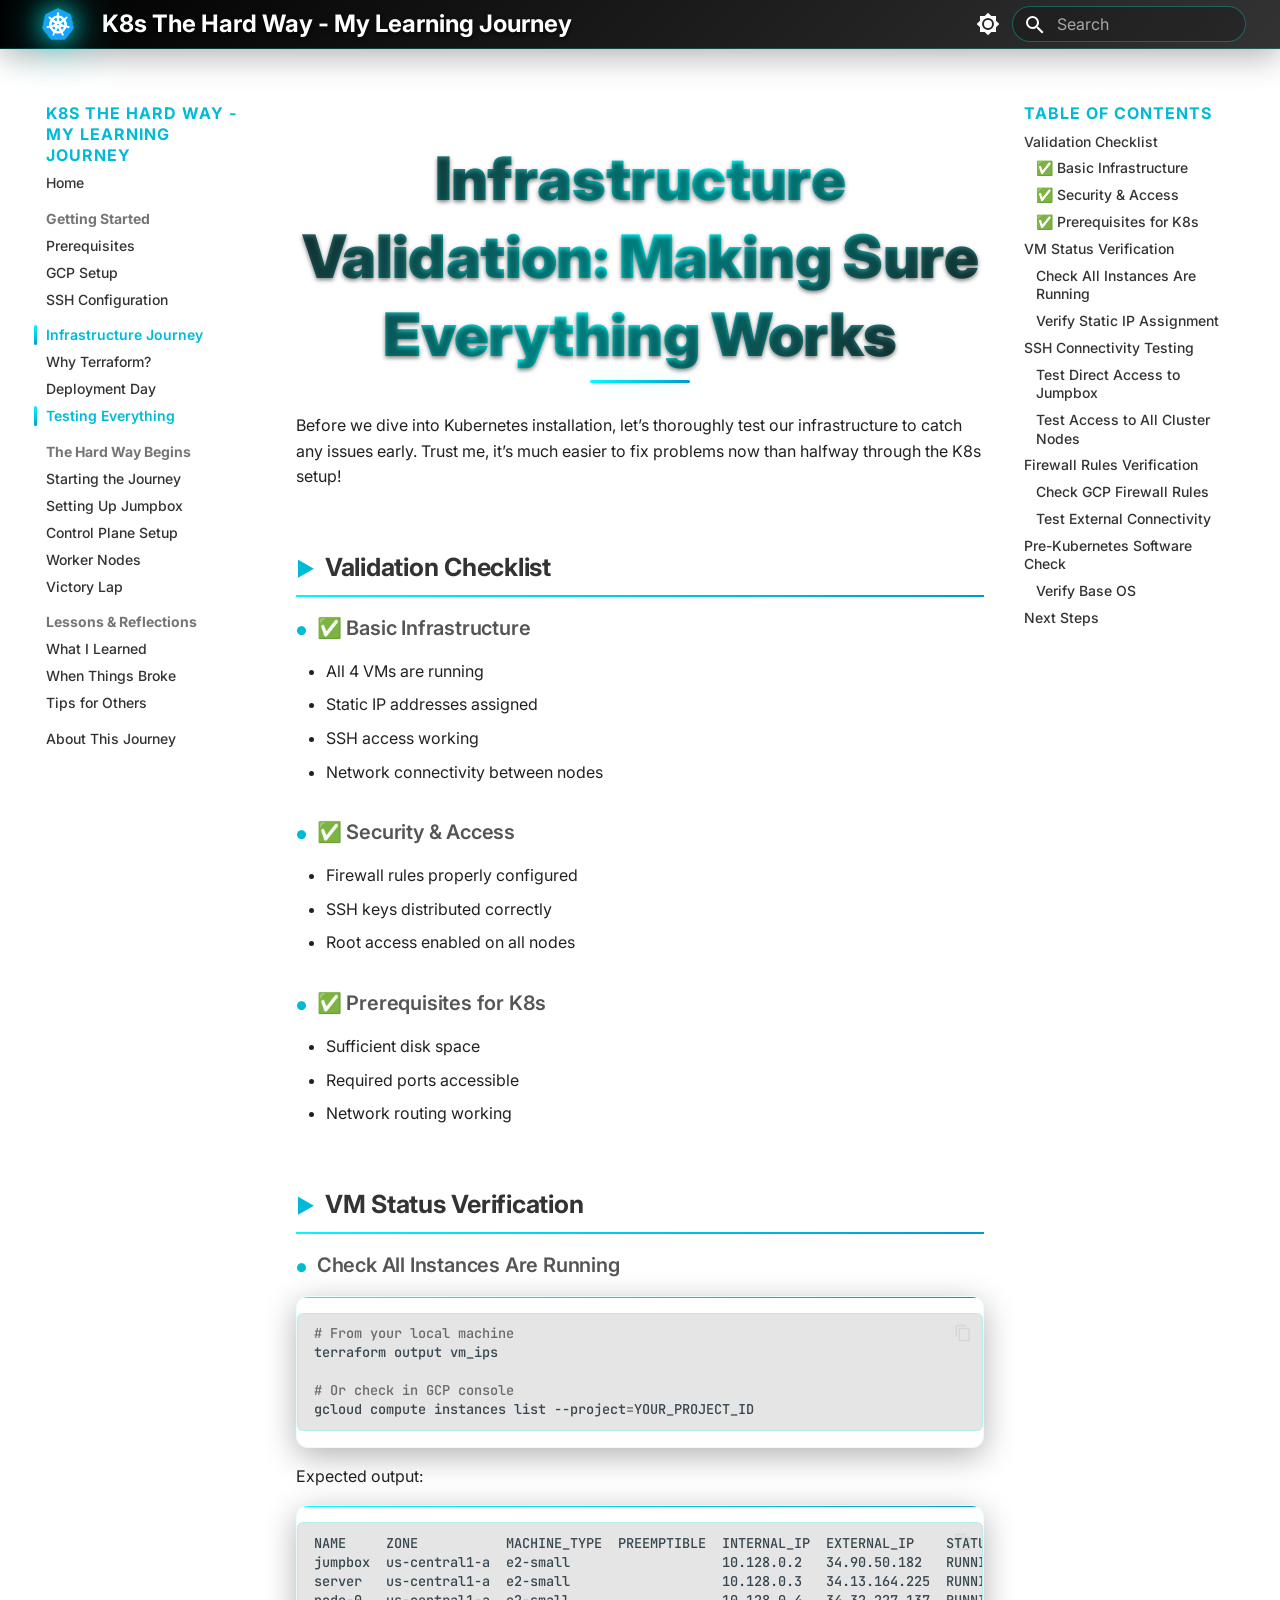
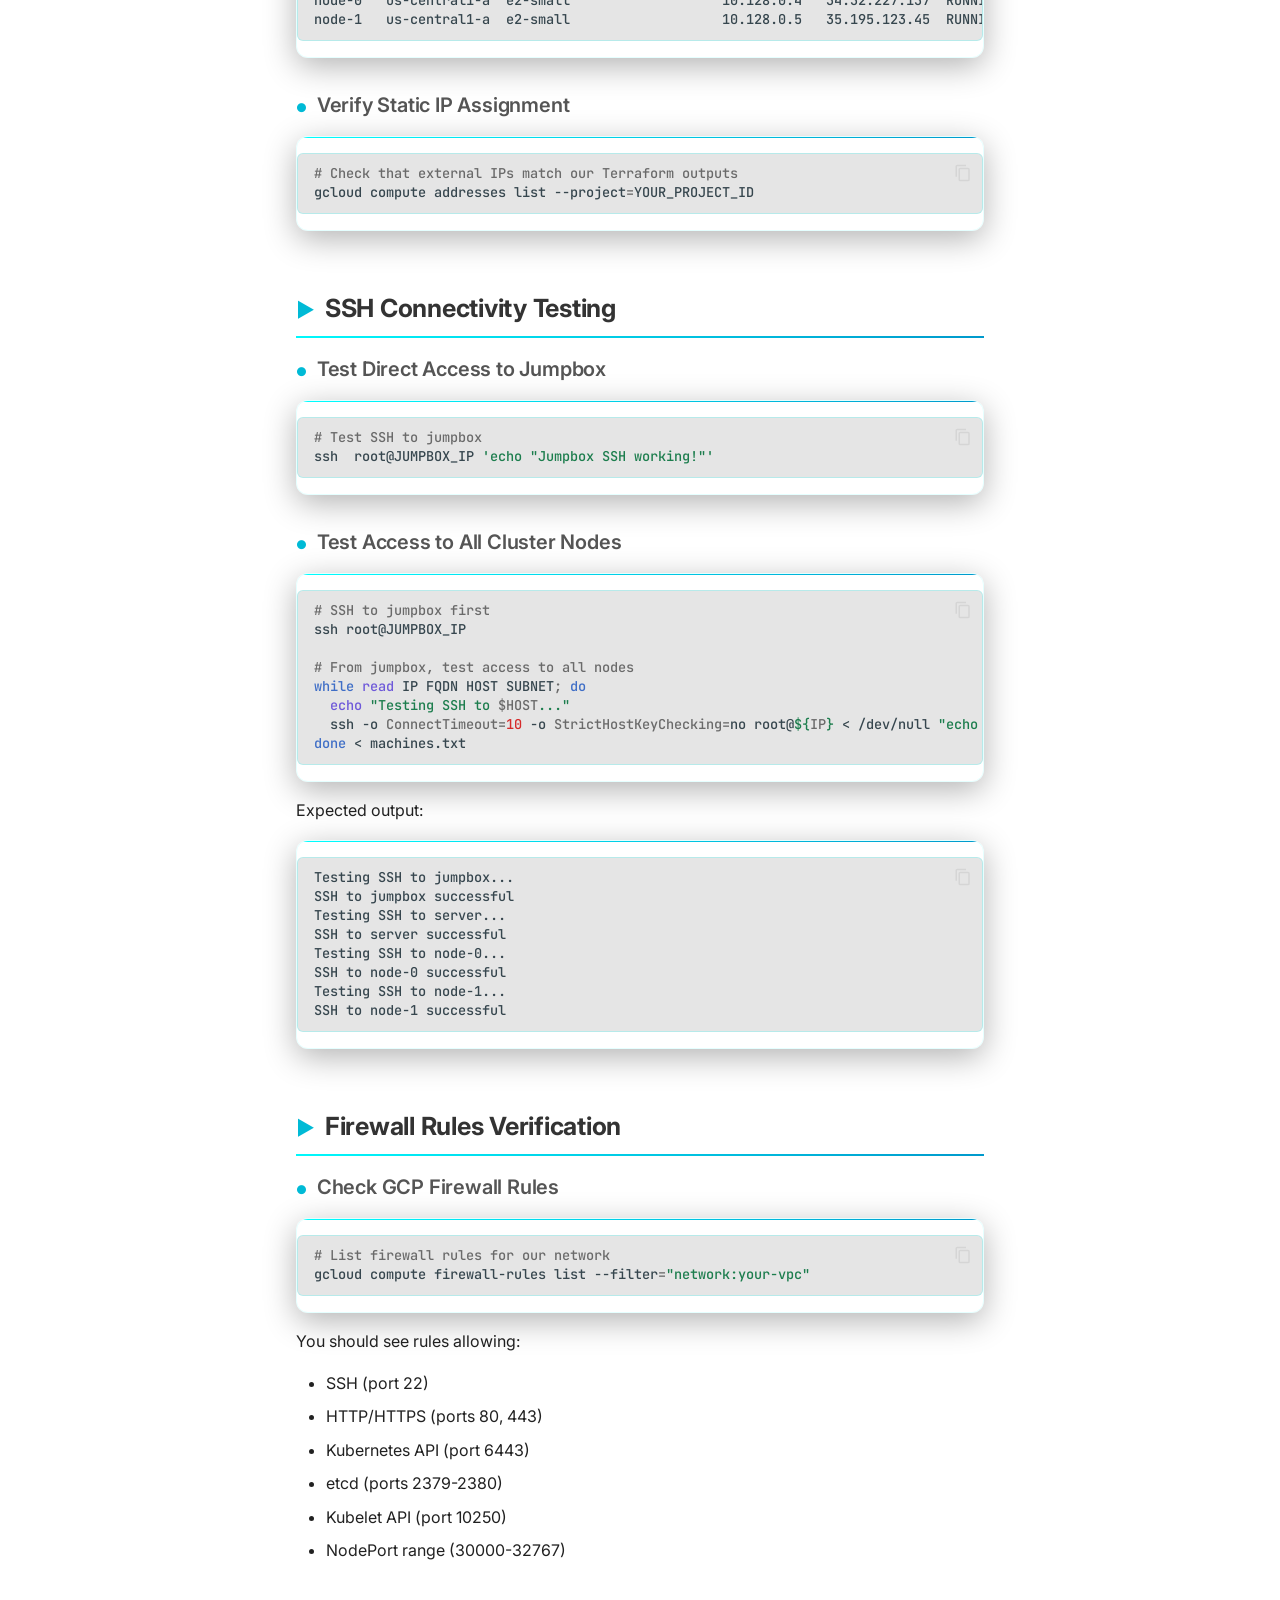
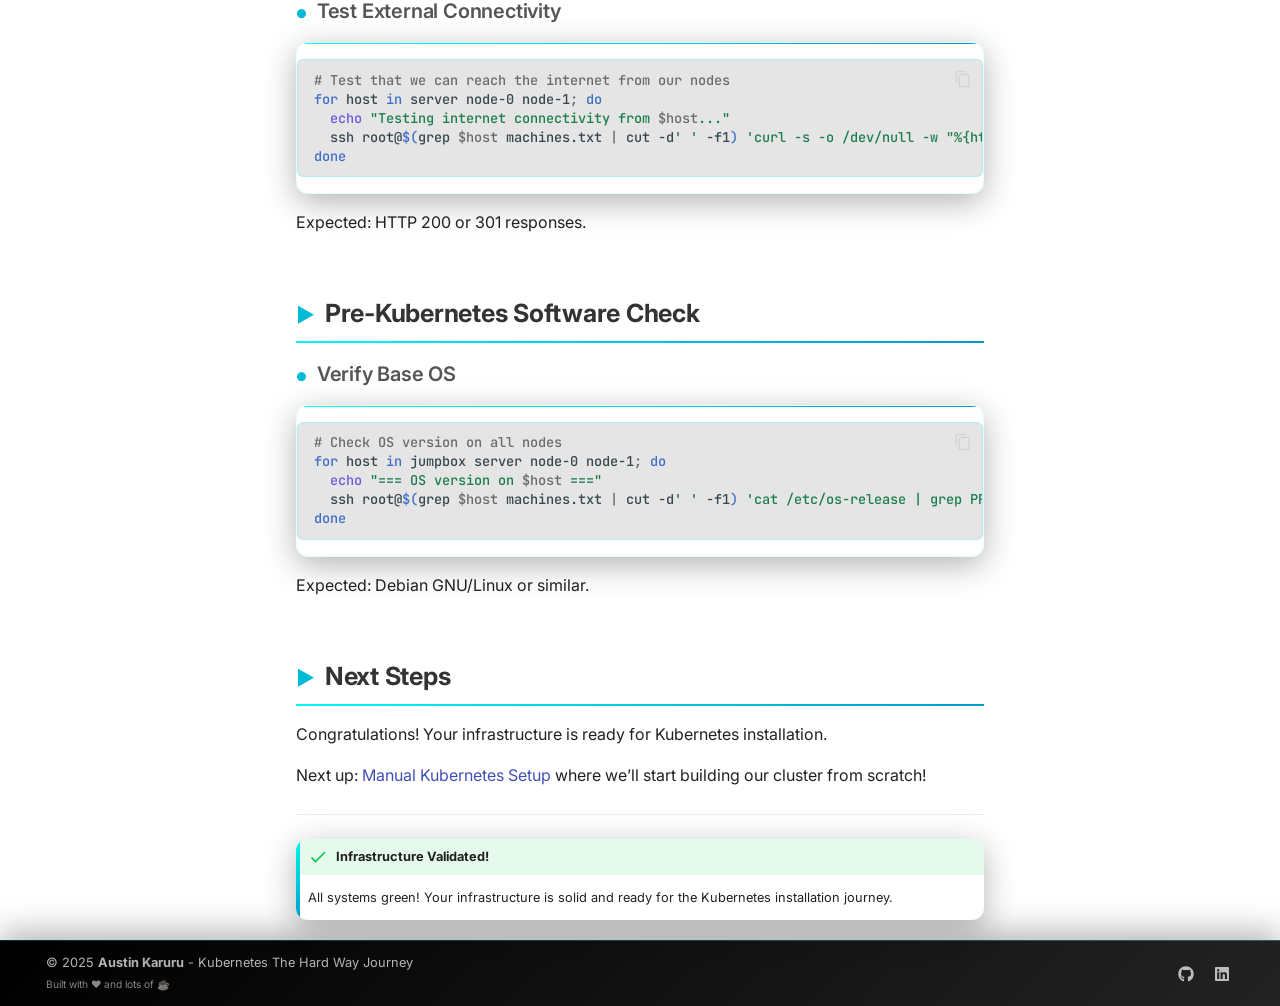
<file: infrastructure/validation/index.html>
<!doctype html><html lang=en class=no-js> <head><meta charset=utf-8><meta name=viewport content="width=device-width,initial-scale=1"><meta name=description content="A personal journey through Kubernetes internals with Infrastructure as Code"><meta name=author content=Austin><link href=https://github.com/austinkaruru/k8s-the-hardway/infrastructure/validation/ rel=canonical><link href=../terraform-deployment/ rel=prev><link href=../../kubernetes/manual-setup/ rel=next><link rel=icon href=../../img/favicon.ico><meta name=generator content="mkdocs-1.6.1, mkdocs-material-9.6.18"><title>Testing Everything - K8s The Hard Way - My Learning Journey</title><link rel=stylesheet href=../../assets/stylesheets/main.7e37652d.min.css><link rel=stylesheet href=../../assets/stylesheets/palette.06af60db.min.css><link rel=preconnect href=https://fonts.gstatic.com crossorigin><link rel=stylesheet href="https://fonts.googleapis.com/css?family=Inter:300,300i,400,400i,700,700i%7CJetBrains+Mono:400,400i,700,700i&display=fallback"><style>:root{--md-text-font:"Inter";--md-code-font:"JetBrains Mono"}</style><link rel=stylesheet href=../../stylesheets/modern-edgy-style.css><script>__md_scope=new URL("../..",location),__md_hash=e=>[...e].reduce(((e,_)=>(e<<5)-e+_.charCodeAt(0)),0),__md_get=(e,_=localStorage,t=__md_scope)=>JSON.parse(_.getItem(t.pathname+"."+e)),__md_set=(e,_,t=localStorage,a=__md_scope)=>{try{t.setItem(a.pathname+"."+e,JSON.stringify(_))}catch(e){}}</script></head> <body dir=ltr data-md-color-scheme=default data-md-color-primary=black data-md-color-accent=cyan> <input class=md-toggle data-md-toggle=drawer type=checkbox id=__drawer autocomplete=off> <input class=md-toggle data-md-toggle=search type=checkbox id=__search autocomplete=off> <label class=md-overlay for=__drawer></label> <div data-md-component=skip> <a href=#infrastructure-validation-making-sure-everything-works class=md-skip> Skip to content </a> </div> <div data-md-component=announce> </div> <header class="md-header md-header--shadow" data-md-component=header> <nav class="md-header__inner md-grid" aria-label=Header> <a href=../.. title="K8s The Hard Way - My Learning Journey" class="md-header__button md-logo" aria-label="K8s The Hard Way - My Learning Journey" data-md-component=logo> <img src=../../img/favicon.ico alt=logo> </a> <label class="md-header__button md-icon" for=__drawer> <svg xmlns=http://www.w3.org/2000/svg viewbox="0 0 24 24"><path d="M3 6h18v2H3zm0 5h18v2H3zm0 5h18v2H3z"/></svg> </label> <div class=md-header__title data-md-component=header-title> <div class=md-header__ellipsis> <div class=md-header__topic> <span class=md-ellipsis> K8s The Hard Way - My Learning Journey </span> </div> <div class=md-header__topic data-md-component=header-topic> <span class=md-ellipsis> Testing Everything </span> </div> </div> </div> <form class=md-header__option data-md-component=palette> <input class=md-option data-md-color-media data-md-color-scheme=default data-md-color-primary=black data-md-color-accent=cyan aria-label="Switch to dark mode" type=radio name=__palette id=__palette_0> <label class="md-header__button md-icon" title="Switch to dark mode" for=__palette_1 hidden> <svg xmlns=http://www.w3.org/2000/svg viewbox="0 0 24 24"><path d="M12 8a4 4 0 0 0-4 4 4 4 0 0 0 4 4 4 4 0 0 0 4-4 4 4 0 0 0-4-4m0 10a6 6 0 0 1-6-6 6 6 0 0 1 6-6 6 6 0 0 1 6 6 6 6 0 0 1-6 6m8-9.31V4h-4.69L12 .69 8.69 4H4v4.69L.69 12 4 15.31V20h4.69L12 23.31 15.31 20H20v-4.69L23.31 12z"/></svg> </label> <input class=md-option data-md-color-media data-md-color-scheme=slate data-md-color-primary=black data-md-color-accent=cyan aria-label="Switch to light mode" type=radio name=__palette id=__palette_1> <label class="md-header__button md-icon" title="Switch to light mode" for=__palette_0 hidden> <svg xmlns=http://www.w3.org/2000/svg viewbox="0 0 24 24"><path d="M12 18c-.89 0-1.74-.2-2.5-.55C11.56 16.5 13 14.42 13 12s-1.44-4.5-3.5-5.45C10.26 6.2 11.11 6 12 6a6 6 0 0 1 6 6 6 6 0 0 1-6 6m8-9.31V4h-4.69L12 .69 8.69 4H4v4.69L.69 12 4 15.31V20h4.69L12 23.31 15.31 20H20v-4.69L23.31 12z"/></svg> </label> </form> <script>var palette=__md_get("__palette");if(palette&&palette.color){if("(prefers-color-scheme)"===palette.color.media){var media=matchMedia("(prefers-color-scheme: light)"),input=document.querySelector(media.matches?"[data-md-color-media='(prefers-color-scheme: light)']":"[data-md-color-media='(prefers-color-scheme: dark)']");palette.color.media=input.getAttribute("data-md-color-media"),palette.color.scheme=input.getAttribute("data-md-color-scheme"),palette.color.primary=input.getAttribute("data-md-color-primary"),palette.color.accent=input.getAttribute("data-md-color-accent")}for(var[key,value]of Object.entries(palette.color))document.body.setAttribute("data-md-color-"+key,value)}</script> <label class="md-header__button md-icon" for=__search> <svg xmlns=http://www.w3.org/2000/svg viewbox="0 0 24 24"><path d="M9.5 3A6.5 6.5 0 0 1 16 9.5c0 1.61-.59 3.09-1.56 4.23l.27.27h.79l5 5-1.5 1.5-5-5v-.79l-.27-.27A6.52 6.52 0 0 1 9.5 16 6.5 6.5 0 0 1 3 9.5 6.5 6.5 0 0 1 9.5 3m0 2C7 5 5 7 5 9.5S7 14 9.5 14 14 12 14 9.5 12 5 9.5 5"/></svg> </label> <div class=md-search data-md-component=search role=dialog> <label class=md-search__overlay for=__search></label> <div class=md-search__inner role=search> <form class=md-search__form name=search> <input type=text class=md-search__input name=query aria-label=Search placeholder=Search autocapitalize=off autocorrect=off autocomplete=off spellcheck=false data-md-component=search-query required> <label class="md-search__icon md-icon" for=__search> <svg xmlns=http://www.w3.org/2000/svg viewbox="0 0 24 24"><path d="M9.5 3A6.5 6.5 0 0 1 16 9.5c0 1.61-.59 3.09-1.56 4.23l.27.27h.79l5 5-1.5 1.5-5-5v-.79l-.27-.27A6.52 6.52 0 0 1 9.5 16 6.5 6.5 0 0 1 3 9.5 6.5 6.5 0 0 1 9.5 3m0 2C7 5 5 7 5 9.5S7 14 9.5 14 14 12 14 9.5 12 5 9.5 5"/></svg> <svg xmlns=http://www.w3.org/2000/svg viewbox="0 0 24 24"><path d="M20 11v2H8l5.5 5.5-1.42 1.42L4.16 12l7.92-7.92L13.5 5.5 8 11z"/></svg> </label> <nav class=md-search__options aria-label=Search> <a href=javascript:void(0) class="md-search__icon md-icon" title=Share aria-label=Share data-clipboard data-clipboard-text data-md-component=search-share tabindex=-1> <svg xmlns=http://www.w3.org/2000/svg viewbox="0 0 24 24"><path d="M18 16.08c-.76 0-1.44.3-1.96.77L8.91 12.7c.05-.23.09-.46.09-.7s-.04-.47-.09-.7l7.05-4.11c.54.5 1.25.81 2.04.81a3 3 0 0 0 3-3 3 3 0 0 0-3-3 3 3 0 0 0-3 3c0 .24.04.47.09.7L8.04 9.81C7.5 9.31 6.79 9 6 9a3 3 0 0 0-3 3 3 3 0 0 0 3 3c.79 0 1.5-.31 2.04-.81l7.12 4.15c-.05.21-.08.43-.08.66 0 1.61 1.31 2.91 2.92 2.91s2.92-1.3 2.92-2.91A2.92 2.92 0 0 0 18 16.08"/></svg> </a> <button type=reset class="md-search__icon md-icon" title=Clear aria-label=Clear tabindex=-1> <svg xmlns=http://www.w3.org/2000/svg viewbox="0 0 24 24"><path d="M19 6.41 17.59 5 12 10.59 6.41 5 5 6.41 10.59 12 5 17.59 6.41 19 12 13.41 17.59 19 19 17.59 13.41 12z"/></svg> </button> </nav> <div class=md-search__suggest data-md-component=search-suggest></div> </form> <div class=md-search__output> <div class=md-search__scrollwrap tabindex=0 data-md-scrollfix> <div class=md-search-result data-md-component=search-result> <div class=md-search-result__meta> Initializing search </div> <ol class=md-search-result__list role=presentation></ol> </div> </div> </div> </div> </div> </nav> </header> <div class=md-container data-md-component=container> <main class=md-main data-md-component=main> <div class="md-main__inner md-grid"> <div class="md-sidebar md-sidebar--primary" data-md-component=sidebar data-md-type=navigation> <div class=md-sidebar__scrollwrap> <div class=md-sidebar__inner> <nav class="md-nav md-nav--primary" aria-label=Navigation data-md-level=0> <label class=md-nav__title for=__drawer> <a href=../.. title="K8s The Hard Way - My Learning Journey" class="md-nav__button md-logo" aria-label="K8s The Hard Way - My Learning Journey" data-md-component=logo> <img src=../../img/favicon.ico alt=logo> </a> K8s The Hard Way - My Learning Journey </label> <ul class=md-nav__list data-md-scrollfix> <li class=md-nav__item> <a href=../.. class=md-nav__link> <span class=md-ellipsis> Home </span> </a> </li> <li class="md-nav__item md-nav__item--section md-nav__item--nested"> <input class="md-nav__toggle md-toggle md-toggle--indeterminate" type=checkbox id=__nav_2> <label class=md-nav__link for=__nav_2 id=__nav_2_label tabindex> <span class=md-ellipsis> Getting Started </span> <span class="md-nav__icon md-icon"></span> </label> <nav class=md-nav data-md-level=1 aria-labelledby=__nav_2_label aria-expanded=false> <label class=md-nav__title for=__nav_2> <span class="md-nav__icon md-icon"></span> Getting Started </label> <ul class=md-nav__list data-md-scrollfix> <li class=md-nav__item> <a href=../../setup/prerequisites/ class=md-nav__link> <span class=md-ellipsis> Prerequisites </span> </a> </li> <li class=md-nav__item> <a href=../../setup/gcp-setup/ class=md-nav__link> <span class=md-ellipsis> GCP Setup </span> </a> </li> <li class=md-nav__item> <a href=../../setup/ssh-setup/ class=md-nav__link> <span class=md-ellipsis> SSH Configuration </span> </a> </li> </ul> </nav> </li> <li class="md-nav__item md-nav__item--active md-nav__item--section md-nav__item--nested"> <input class="md-nav__toggle md-toggle " type=checkbox id=__nav_3 checked> <label class=md-nav__link for=__nav_3 id=__nav_3_label tabindex> <span class=md-ellipsis> Infrastructure Journey </span> <span class="md-nav__icon md-icon"></span> </label> <nav class=md-nav data-md-level=1 aria-labelledby=__nav_3_label aria-expanded=true> <label class=md-nav__title for=__nav_3> <span class="md-nav__icon md-icon"></span> Infrastructure Journey </label> <ul class=md-nav__list data-md-scrollfix> <li class=md-nav__item> <a href=../terraform-overview/ class=md-nav__link> <span class=md-ellipsis> Why Terraform? </span> </a> </li> <li class=md-nav__item> <a href=../terraform-deployment/ class=md-nav__link> <span class=md-ellipsis> Deployment Day </span> </a> </li> <li class="md-nav__item md-nav__item--active"> <input class="md-nav__toggle md-toggle" type=checkbox id=__toc> <label class="md-nav__link md-nav__link--active" for=__toc> <span class=md-ellipsis> Testing Everything </span> <span class="md-nav__icon md-icon"></span> </label> <a href=./ class="md-nav__link md-nav__link--active"> <span class=md-ellipsis> Testing Everything </span> </a> <nav class="md-nav md-nav--secondary" aria-label="Table of contents"> <label class=md-nav__title for=__toc> <span class="md-nav__icon md-icon"></span> Table of contents </label> <ul class=md-nav__list data-md-component=toc data-md-scrollfix> <li class=md-nav__item> <a href=#validation-checklist class=md-nav__link> <span class=md-ellipsis> Validation Checklist </span> </a> <nav class=md-nav aria-label="Validation Checklist"> <ul class=md-nav__list> <li class=md-nav__item> <a href=#basic-infrastructure class=md-nav__link> <span class=md-ellipsis> ✅ Basic Infrastructure </span> </a> </li> <li class=md-nav__item> <a href=#security-access class=md-nav__link> <span class=md-ellipsis> ✅ Security &amp; Access </span> </a> </li> <li class=md-nav__item> <a href=#prerequisites-for-k8s class=md-nav__link> <span class=md-ellipsis> ✅ Prerequisites for K8s </span> </a> </li> </ul> </nav> </li> <li class=md-nav__item> <a href=#vm-status-verification class=md-nav__link> <span class=md-ellipsis> VM Status Verification </span> </a> <nav class=md-nav aria-label="VM Status Verification"> <ul class=md-nav__list> <li class=md-nav__item> <a href=#check-all-instances-are-running class=md-nav__link> <span class=md-ellipsis> Check All Instances Are Running </span> </a> </li> <li class=md-nav__item> <a href=#verify-static-ip-assignment class=md-nav__link> <span class=md-ellipsis> Verify Static IP Assignment </span> </a> </li> </ul> </nav> </li> <li class=md-nav__item> <a href=#ssh-connectivity-testing class=md-nav__link> <span class=md-ellipsis> SSH Connectivity Testing </span> </a> <nav class=md-nav aria-label="SSH Connectivity Testing"> <ul class=md-nav__list> <li class=md-nav__item> <a href=#test-direct-access-to-jumpbox class=md-nav__link> <span class=md-ellipsis> Test Direct Access to Jumpbox </span> </a> </li> <li class=md-nav__item> <a href=#test-access-to-all-cluster-nodes class=md-nav__link> <span class=md-ellipsis> Test Access to All Cluster Nodes </span> </a> </li> </ul> </nav> </li> <li class=md-nav__item> <a href=#firewall-rules-verification class=md-nav__link> <span class=md-ellipsis> Firewall Rules Verification </span> </a> <nav class=md-nav aria-label="Firewall Rules Verification"> <ul class=md-nav__list> <li class=md-nav__item> <a href=#check-gcp-firewall-rules class=md-nav__link> <span class=md-ellipsis> Check GCP Firewall Rules </span> </a> </li> <li class=md-nav__item> <a href=#test-external-connectivity class=md-nav__link> <span class=md-ellipsis> Test External Connectivity </span> </a> </li> </ul> </nav> </li> <li class=md-nav__item> <a href=#pre-kubernetes-software-check class=md-nav__link> <span class=md-ellipsis> Pre-Kubernetes Software Check </span> </a> <nav class=md-nav aria-label="Pre-Kubernetes Software Check"> <ul class=md-nav__list> <li class=md-nav__item> <a href=#verify-base-os class=md-nav__link> <span class=md-ellipsis> Verify Base OS </span> </a> </li> </ul> </nav> </li> <li class=md-nav__item> <a href=#next-steps class=md-nav__link> <span class=md-ellipsis> Next Steps </span> </a> </li> </ul> </nav> </li> </ul> </nav> </li> <li class="md-nav__item md-nav__item--section md-nav__item--nested"> <input class="md-nav__toggle md-toggle md-toggle--indeterminate" type=checkbox id=__nav_4> <label class=md-nav__link for=__nav_4 id=__nav_4_label tabindex> <span class=md-ellipsis> The Hard Way Begins </span> <span class="md-nav__icon md-icon"></span> </label> <nav class=md-nav data-md-level=1 aria-labelledby=__nav_4_label aria-expanded=false> <label class=md-nav__title for=__nav_4> <span class="md-nav__icon md-icon"></span> The Hard Way Begins </label> <ul class=md-nav__list data-md-scrollfix> <li class=md-nav__item> <a href=../../kubernetes/manual-setup/ class=md-nav__link> <span class=md-ellipsis> Starting the Journey </span> </a> </li> <li class=md-nav__item> <a href=../../kubernetes/jumpbox/ class=md-nav__link> <span class=md-ellipsis> Setting Up Jumpbox </span> </a> </li> <li class=md-nav__item> <a href=../../kubernetes/control-plane.md class=md-nav__link> <span class=md-ellipsis> Control Plane Setup </span> </a> </li> <li class=md-nav__item> <a href=../../kubernetes/worker-nodes.md class=md-nav__link> <span class=md-ellipsis> Worker Nodes </span> </a> </li> <li class=md-nav__item> <a href=../../kubernetes/cluster-validation.md class=md-nav__link> <span class=md-ellipsis> Victory Lap </span> </a> </li> </ul> </nav> </li> <li class="md-nav__item md-nav__item--section md-nav__item--nested"> <input class="md-nav__toggle md-toggle md-toggle--indeterminate" type=checkbox id=__nav_5> <label class=md-nav__link for=__nav_5 id=__nav_5_label tabindex> <span class=md-ellipsis> Lessons & Reflections </span> <span class="md-nav__icon md-icon"></span> </label> <nav class=md-nav data-md-level=1 aria-labelledby=__nav_5_label aria-expanded=false> <label class=md-nav__title for=__nav_5> <span class="md-nav__icon md-icon"></span> Lessons & Reflections </label> <ul class=md-nav__list data-md-scrollfix> <li class=md-nav__item> <a href=../../lessons/what-i-learned.md class=md-nav__link> <span class=md-ellipsis> What I Learned </span> </a> </li> <li class=md-nav__item> <a href=../../lessons/troubleshooting.md class=md-nav__link> <span class=md-ellipsis> When Things Broke </span> </a> </li> <li class=md-nav__item> <a href=../../lessons/tips-and-tricks.md class=md-nav__link> <span class=md-ellipsis> Tips for Others </span> </a> </li> </ul> </nav> </li> <li class=md-nav__item> <a href=../../about/ class=md-nav__link> <span class=md-ellipsis> About This Journey </span> </a> </li> </ul> </nav> </div> </div> </div> <div class="md-sidebar md-sidebar--secondary" data-md-component=sidebar data-md-type=toc> <div class=md-sidebar__scrollwrap> <div class=md-sidebar__inner> <nav class="md-nav md-nav--secondary" aria-label="Table of contents"> <label class=md-nav__title for=__toc> <span class="md-nav__icon md-icon"></span> Table of contents </label> <ul class=md-nav__list data-md-component=toc data-md-scrollfix> <li class=md-nav__item> <a href=#validation-checklist class=md-nav__link> <span class=md-ellipsis> Validation Checklist </span> </a> <nav class=md-nav aria-label="Validation Checklist"> <ul class=md-nav__list> <li class=md-nav__item> <a href=#basic-infrastructure class=md-nav__link> <span class=md-ellipsis> ✅ Basic Infrastructure </span> </a> </li> <li class=md-nav__item> <a href=#security-access class=md-nav__link> <span class=md-ellipsis> ✅ Security &amp; Access </span> </a> </li> <li class=md-nav__item> <a href=#prerequisites-for-k8s class=md-nav__link> <span class=md-ellipsis> ✅ Prerequisites for K8s </span> </a> </li> </ul> </nav> </li> <li class=md-nav__item> <a href=#vm-status-verification class=md-nav__link> <span class=md-ellipsis> VM Status Verification </span> </a> <nav class=md-nav aria-label="VM Status Verification"> <ul class=md-nav__list> <li class=md-nav__item> <a href=#check-all-instances-are-running class=md-nav__link> <span class=md-ellipsis> Check All Instances Are Running </span> </a> </li> <li class=md-nav__item> <a href=#verify-static-ip-assignment class=md-nav__link> <span class=md-ellipsis> Verify Static IP Assignment </span> </a> </li> </ul> </nav> </li> <li class=md-nav__item> <a href=#ssh-connectivity-testing class=md-nav__link> <span class=md-ellipsis> SSH Connectivity Testing </span> </a> <nav class=md-nav aria-label="SSH Connectivity Testing"> <ul class=md-nav__list> <li class=md-nav__item> <a href=#test-direct-access-to-jumpbox class=md-nav__link> <span class=md-ellipsis> Test Direct Access to Jumpbox </span> </a> </li> <li class=md-nav__item> <a href=#test-access-to-all-cluster-nodes class=md-nav__link> <span class=md-ellipsis> Test Access to All Cluster Nodes </span> </a> </li> </ul> </nav> </li> <li class=md-nav__item> <a href=#firewall-rules-verification class=md-nav__link> <span class=md-ellipsis> Firewall Rules Verification </span> </a> <nav class=md-nav aria-label="Firewall Rules Verification"> <ul class=md-nav__list> <li class=md-nav__item> <a href=#check-gcp-firewall-rules class=md-nav__link> <span class=md-ellipsis> Check GCP Firewall Rules </span> </a> </li> <li class=md-nav__item> <a href=#test-external-connectivity class=md-nav__link> <span class=md-ellipsis> Test External Connectivity </span> </a> </li> </ul> </nav> </li> <li class=md-nav__item> <a href=#pre-kubernetes-software-check class=md-nav__link> <span class=md-ellipsis> Pre-Kubernetes Software Check </span> </a> <nav class=md-nav aria-label="Pre-Kubernetes Software Check"> <ul class=md-nav__list> <li class=md-nav__item> <a href=#verify-base-os class=md-nav__link> <span class=md-ellipsis> Verify Base OS </span> </a> </li> </ul> </nav> </li> <li class=md-nav__item> <a href=#next-steps class=md-nav__link> <span class=md-ellipsis> Next Steps </span> </a> </li> </ul> </nav> </div> </div> </div> <div class=md-content data-md-component=content> <article class="md-content__inner md-typeset"> <h1 id=infrastructure-validation-making-sure-everything-works>Infrastructure Validation: Making Sure Everything Works</h1> <p>Before we dive into Kubernetes installation, let&rsquo;s thoroughly test our infrastructure to catch any issues early. Trust me, it&rsquo;s much easier to fix problems now than halfway through the K8s setup!</p> <h2 id=validation-checklist>Validation Checklist</h2> <h3 id=basic-infrastructure>✅ Basic Infrastructure</h3> <ul> <li>All 4 VMs are running</li> <li>Static IP addresses assigned</li> <li>SSH access working</li> <li>Network connectivity between nodes</li> </ul> <h3 id=security-access>✅ Security &amp; Access</h3> <ul> <li>Firewall rules properly configured</li> <li>SSH keys distributed correctly</li> <li>Root access enabled on all nodes</li> </ul> <h3 id=prerequisites-for-k8s>✅ Prerequisites for K8s</h3> <ul> <li>Sufficient disk space</li> <li>Required ports accessible</li> <li>Network routing working</li> </ul> <h2 id=vm-status-verification>VM Status Verification</h2> <h3 id=check-all-instances-are-running>Check All Instances Are Running</h3> <div class="language-bash highlight"><pre><span></span><code><span id=__span-0-1><a id=__codelineno-0-1 name=__codelineno-0-1 href=#__codelineno-0-1></a><span class=c1># From your local machine</span>
</span><span id=__span-0-2><a id=__codelineno-0-2 name=__codelineno-0-2 href=#__codelineno-0-2></a>terraform<span class=w> </span>output<span class=w> </span>vm_ips
</span><span id=__span-0-3><a id=__codelineno-0-3 name=__codelineno-0-3 href=#__codelineno-0-3></a>
</span><span id=__span-0-4><a id=__codelineno-0-4 name=__codelineno-0-4 href=#__codelineno-0-4></a><span class=c1># Or check in GCP console</span>
</span><span id=__span-0-5><a id=__codelineno-0-5 name=__codelineno-0-5 href=#__codelineno-0-5></a>gcloud<span class=w> </span>compute<span class=w> </span>instances<span class=w> </span>list<span class=w> </span>--project<span class=o>=</span>YOUR_PROJECT_ID
</span></code></pre></div> <p>Expected output: <div class="language-text highlight"><pre><span></span><code><span id=__span-1-1><a id=__codelineno-1-1 name=__codelineno-1-1 href=#__codelineno-1-1></a>NAME     ZONE           MACHINE_TYPE  PREEMPTIBLE  INTERNAL_IP  EXTERNAL_IP    STATUS
</span><span id=__span-1-2><a id=__codelineno-1-2 name=__codelineno-1-2 href=#__codelineno-1-2></a>jumpbox  us-central1-a  e2-small                   10.128.0.2   34.90.50.182   RUNNING
</span><span id=__span-1-3><a id=__codelineno-1-3 name=__codelineno-1-3 href=#__codelineno-1-3></a>server   us-central1-a  e2-small                   10.128.0.3   34.13.164.225  RUNNING
</span><span id=__span-1-4><a id=__codelineno-1-4 name=__codelineno-1-4 href=#__codelineno-1-4></a>node-0   us-central1-a  e2-small                   10.128.0.4   34.32.227.137  RUNNING
</span><span id=__span-1-5><a id=__codelineno-1-5 name=__codelineno-1-5 href=#__codelineno-1-5></a>node-1   us-central1-a  e2-small                   10.128.0.5   35.195.123.45  RUNNING
</span></code></pre></div></p> <h3 id=verify-static-ip-assignment>Verify Static IP Assignment</h3> <div class="language-bash highlight"><pre><span></span><code><span id=__span-2-1><a id=__codelineno-2-1 name=__codelineno-2-1 href=#__codelineno-2-1></a><span class=c1># Check that external IPs match our Terraform outputs</span>
</span><span id=__span-2-2><a id=__codelineno-2-2 name=__codelineno-2-2 href=#__codelineno-2-2></a>gcloud<span class=w> </span>compute<span class=w> </span>addresses<span class=w> </span>list<span class=w> </span>--project<span class=o>=</span>YOUR_PROJECT_ID
</span></code></pre></div> <h2 id=ssh-connectivity-testing>SSH Connectivity Testing</h2> <h3 id=test-direct-access-to-jumpbox>Test Direct Access to Jumpbox</h3> <div class="language-bash highlight"><pre><span></span><code><span id=__span-3-1><a id=__codelineno-3-1 name=__codelineno-3-1 href=#__codelineno-3-1></a><span class=c1># Test SSH to jumpbox</span>
</span><span id=__span-3-2><a id=__codelineno-3-2 name=__codelineno-3-2 href=#__codelineno-3-2></a>ssh<span class=w>  </span>root@JUMPBOX_IP<span class=w> </span><span class=s1>&#39;echo &quot;Jumpbox SSH working!&quot;&#39;</span>
</span></code></pre></div> <h3 id=test-access-to-all-cluster-nodes>Test Access to All Cluster Nodes</h3> <div class="language-bash highlight"><pre><span></span><code><span id=__span-4-1><a id=__codelineno-4-1 name=__codelineno-4-1 href=#__codelineno-4-1></a><span class=c1># SSH to jumpbox first</span>
</span><span id=__span-4-2><a id=__codelineno-4-2 name=__codelineno-4-2 href=#__codelineno-4-2></a>ssh<span class=w> </span>root@JUMPBOX_IP
</span><span id=__span-4-3><a id=__codelineno-4-3 name=__codelineno-4-3 href=#__codelineno-4-3></a>
</span><span id=__span-4-4><a id=__codelineno-4-4 name=__codelineno-4-4 href=#__codelineno-4-4></a><span class=c1># From jumpbox, test access to all nodes</span>
</span><span id=__span-4-5><a id=__codelineno-4-5 name=__codelineno-4-5 href=#__codelineno-4-5></a><span class=k>while</span><span class=w> </span><span class=nb>read</span><span class=w> </span>IP<span class=w> </span>FQDN<span class=w> </span>HOST<span class=w> </span>SUBNET<span class=p>;</span><span class=w> </span><span class=k>do</span>
</span><span id=__span-4-6><a id=__codelineno-4-6 name=__codelineno-4-6 href=#__codelineno-4-6></a><span class=w>  </span><span class=nb>echo</span><span class=w> </span><span class=s2>&quot;Testing SSH to </span><span class=nv>$HOST</span><span class=s2>...&quot;</span>
</span><span id=__span-4-7><a id=__codelineno-4-7 name=__codelineno-4-7 href=#__codelineno-4-7></a><span class=w>  </span>ssh<span class=w> </span>-o<span class=w> </span><span class=nv>ConnectTimeout</span><span class=o>=</span><span class=m>10</span><span class=w> </span>-o<span class=w> </span><span class=nv>StrictHostKeyChecking</span><span class=o>=</span>no<span class=w> </span>root@<span class=si>${</span><span class=nv>IP</span><span class=si>}</span><span class=w> </span>&lt;<span class=w> </span>/dev/null<span class=w> </span><span class=s2>&quot;echo &#39;SSH to </span><span class=nv>$HOST</span><span class=s2> successful&#39;&quot;</span>
</span><span id=__span-4-8><a id=__codelineno-4-8 name=__codelineno-4-8 href=#__codelineno-4-8></a><span class=k>done</span><span class=w> </span>&lt;<span class=w> </span>machines.txt
</span></code></pre></div> <p>Expected output: <div class="language-text highlight"><pre><span></span><code><span id=__span-5-1><a id=__codelineno-5-1 name=__codelineno-5-1 href=#__codelineno-5-1></a>Testing SSH to jumpbox...
</span><span id=__span-5-2><a id=__codelineno-5-2 name=__codelineno-5-2 href=#__codelineno-5-2></a>SSH to jumpbox successful
</span><span id=__span-5-3><a id=__codelineno-5-3 name=__codelineno-5-3 href=#__codelineno-5-3></a>Testing SSH to server...
</span><span id=__span-5-4><a id=__codelineno-5-4 name=__codelineno-5-4 href=#__codelineno-5-4></a>SSH to server successful
</span><span id=__span-5-5><a id=__codelineno-5-5 name=__codelineno-5-5 href=#__codelineno-5-5></a>Testing SSH to node-0...
</span><span id=__span-5-6><a id=__codelineno-5-6 name=__codelineno-5-6 href=#__codelineno-5-6></a>SSH to node-0 successful
</span><span id=__span-5-7><a id=__codelineno-5-7 name=__codelineno-5-7 href=#__codelineno-5-7></a>Testing SSH to node-1...
</span><span id=__span-5-8><a id=__codelineno-5-8 name=__codelineno-5-8 href=#__codelineno-5-8></a>SSH to node-1 successful
</span></code></pre></div></p> <h2 id=firewall-rules-verification>Firewall Rules Verification</h2> <h3 id=check-gcp-firewall-rules>Check GCP Firewall Rules</h3> <div class="language-bash highlight"><pre><span></span><code><span id=__span-6-1><a id=__codelineno-6-1 name=__codelineno-6-1 href=#__codelineno-6-1></a><span class=c1># List firewall rules for our network</span>
</span><span id=__span-6-2><a id=__codelineno-6-2 name=__codelineno-6-2 href=#__codelineno-6-2></a>gcloud<span class=w> </span>compute<span class=w> </span>firewall-rules<span class=w> </span>list<span class=w> </span>--filter<span class=o>=</span><span class=s2>&quot;network:your-vpc&quot;</span>
</span></code></pre></div> <p>You should see rules allowing:</p> <ul> <li>SSH (port 22)</li> <li>HTTP/HTTPS (ports 80, 443)</li> <li>Kubernetes API (port 6443)</li> <li>etcd (ports 2379-2380)</li> <li>Kubelet API (port 10250)</li> <li>NodePort range (30000-32767)</li> </ul> <h3 id=test-external-connectivity>Test External Connectivity</h3> <div class="language-bash highlight"><pre><span></span><code><span id=__span-7-1><a id=__codelineno-7-1 name=__codelineno-7-1 href=#__codelineno-7-1></a><span class=c1># Test that we can reach the internet from our nodes</span>
</span><span id=__span-7-2><a id=__codelineno-7-2 name=__codelineno-7-2 href=#__codelineno-7-2></a><span class=k>for</span><span class=w> </span>host<span class=w> </span><span class=k>in</span><span class=w> </span>server<span class=w> </span>node-0<span class=w> </span>node-1<span class=p>;</span><span class=w> </span><span class=k>do</span>
</span><span id=__span-7-3><a id=__codelineno-7-3 name=__codelineno-7-3 href=#__codelineno-7-3></a><span class=w>  </span><span class=nb>echo</span><span class=w> </span><span class=s2>&quot;Testing internet connectivity from </span><span class=nv>$host</span><span class=s2>...&quot;</span>
</span><span id=__span-7-4><a id=__codelineno-7-4 name=__codelineno-7-4 href=#__codelineno-7-4></a><span class=w>  </span>ssh<span class=w> </span>root@<span class=k>$(</span>grep<span class=w> </span><span class=nv>$host</span><span class=w> </span>machines.txt<span class=w> </span><span class=p>|</span><span class=w> </span>cut<span class=w> </span>-d<span class=s1>&#39; &#39;</span><span class=w> </span>-f1<span class=k>)</span><span class=w> </span><span class=s1>&#39;curl -s -o /dev/null -w &quot;%{http_code}&quot; http://google.com&#39;</span>
</span><span id=__span-7-5><a id=__codelineno-7-5 name=__codelineno-7-5 href=#__codelineno-7-5></a><span class=k>done</span>
</span></code></pre></div> <p>Expected: HTTP 200 or 301 responses.</p> <h2 id=pre-kubernetes-software-check>Pre-Kubernetes Software Check</h2> <h3 id=verify-base-os>Verify Base OS</h3> <div class="language-bash highlight"><pre><span></span><code><span id=__span-8-1><a id=__codelineno-8-1 name=__codelineno-8-1 href=#__codelineno-8-1></a><span class=c1># Check OS version on all nodes</span>
</span><span id=__span-8-2><a id=__codelineno-8-2 name=__codelineno-8-2 href=#__codelineno-8-2></a><span class=k>for</span><span class=w> </span>host<span class=w> </span><span class=k>in</span><span class=w> </span>jumpbox<span class=w> </span>server<span class=w> </span>node-0<span class=w> </span>node-1<span class=p>;</span><span class=w> </span><span class=k>do</span>
</span><span id=__span-8-3><a id=__codelineno-8-3 name=__codelineno-8-3 href=#__codelineno-8-3></a><span class=w>  </span><span class=nb>echo</span><span class=w> </span><span class=s2>&quot;=== OS version on </span><span class=nv>$host</span><span class=s2> ===&quot;</span>
</span><span id=__span-8-4><a id=__codelineno-8-4 name=__codelineno-8-4 href=#__codelineno-8-4></a><span class=w>  </span>ssh<span class=w> </span>root@<span class=k>$(</span>grep<span class=w> </span><span class=nv>$host</span><span class=w> </span>machines.txt<span class=w> </span><span class=p>|</span><span class=w> </span>cut<span class=w> </span>-d<span class=s1>&#39; &#39;</span><span class=w> </span>-f1<span class=k>)</span><span class=w> </span><span class=s1>&#39;cat /etc/os-release | grep PRETTY_NAME&#39;</span>
</span><span id=__span-8-5><a id=__codelineno-8-5 name=__codelineno-8-5 href=#__codelineno-8-5></a><span class=k>done</span>
</span></code></pre></div> <p>Expected: Debian GNU/Linux or similar.</p> <h2 id=next-steps>Next Steps</h2> <p>Congratulations! Your infrastructure is ready for Kubernetes installation.</p> <p>Next up: <a href=../../kubernetes/manual-setup/ >Manual Kubernetes Setup</a> where we&rsquo;ll start building our cluster from scratch!</p> <hr> <div class="admonition success"> <p class=admonition-title>Infrastructure Validated!</p> <p>All systems green! Your infrastructure is solid and ready for the Kubernetes installation journey.</p> </div> <form class=md-feedback name=feedback hidden> <fieldset> <legend class=md-feedback__title> Was this page helpful? </legend> <div class=md-feedback__inner> <div class=md-feedback__list> <button class="md-feedback__icon md-icon" type=submit title="This page was helpful" data-md-value=1> <svg xmlns=http://www.w3.org/2000/svg viewbox="0 0 24 24"><path d="M20 12a8 8 0 0 0-8-8 8 8 0 0 0-8 8 8 8 0 0 0 8 8 8 8 0 0 0 8-8m2 0a10 10 0 0 1-10 10A10 10 0 0 1 2 12 10 10 0 0 1 12 2a10 10 0 0 1 10 10M10 9.5c0 .8-.7 1.5-1.5 1.5S7 10.3 7 9.5 7.7 8 8.5 8s1.5.7 1.5 1.5m7 0c0 .8-.7 1.5-1.5 1.5S14 10.3 14 9.5 14.7 8 15.5 8s1.5.7 1.5 1.5m-5 7.73c-1.75 0-3.29-.73-4.19-1.81L9.23 14c.45.72 1.52 1.23 2.77 1.23s2.32-.51 2.77-1.23l1.42 1.42c-.9 1.08-2.44 1.81-4.19 1.81"/></svg> </button> <button class="md-feedback__icon md-icon" type=submit title="This page could be improved" data-md-value=0> <svg xmlns=http://www.w3.org/2000/svg viewbox="0 0 24 24"><path d="M20 12a8 8 0 0 0-8-8 8 8 0 0 0-8 8 8 8 0 0 0 8 8 8 8 0 0 0 8-8m2 0a10 10 0 0 1-10 10A10 10 0 0 1 2 12 10 10 0 0 1 12 2a10 10 0 0 1 10 10m-6.5-4c.8 0 1.5.7 1.5 1.5s-.7 1.5-1.5 1.5-1.5-.7-1.5-1.5.7-1.5 1.5-1.5M10 9.5c0 .8-.7 1.5-1.5 1.5S7 10.3 7 9.5 7.7 8 8.5 8s1.5.7 1.5 1.5m2 4.5c1.75 0 3.29.72 4.19 1.81l-1.42 1.42C14.32 16.5 13.25 16 12 16s-2.32.5-2.77 1.23l-1.42-1.42C8.71 14.72 10.25 14 12 14"/></svg> </button> </div> <div class=md-feedback__note> <div data-md-value=1 hidden> Thanks for your feedback! </div> <div data-md-value=0 hidden> Thanks for your feedback! Help us improve this page by <a href="https://github.com/your-username/k8s-the-hardway/issues/new/?title=[Feedback]+Testing%20Everything+-+/infrastructure/validation/" target=_blank rel=noopener>telling us what you found lacking</a>. </div> </div> </div> </fieldset> </form> </article> </div> <script>var tabs=__md_get("__tabs");if(Array.isArray(tabs))e:for(var set of document.querySelectorAll(".tabbed-set")){var labels=set.querySelector(".tabbed-labels");for(var tab of tabs)for(var label of labels.getElementsByTagName("label"))if(label.innerText.trim()===tab){var input=document.getElementById(label.htmlFor);input.checked=!0;continue e}}</script> <script>var target=document.getElementById(location.hash.slice(1));target&&target.name&&(target.checked=target.name.startsWith("__tabbed_"))</script> </div> <button type=button class="md-top md-icon" data-md-component=top hidden> <svg xmlns=http://www.w3.org/2000/svg viewbox="0 0 24 24"><path d="M13 20h-2V8l-5.5 5.5-1.42-1.42L12 4.16l7.92 7.92-1.42 1.42L13 8z"/></svg> Back to top </button> </main> <footer class=md-footer> <div class="md-footer-meta md-typeset"> <div class="md-footer-meta__inner md-grid"> <div class=md-copyright> <div class=md-copyright__highlight> &copy; 2025 <strong>Austin Karuru</strong> - Kubernetes The Hard Way Journey <br><small>Built with ❤️ and lots of ☕</small> </div> </div> <div class=md-social> <a href=https://github.com/austinkaruru target=_blank rel=noopener title=GitHub class=md-social__link> <svg xmlns=http://www.w3.org/2000/svg viewbox="0 0 512 512"><!-- Font Awesome Free 7.0.0 by @fontawesome - https://fontawesome.com License - https://fontawesome.com/license/free (Icons: CC BY 4.0, Fonts: SIL OFL 1.1, Code: MIT License) Copyright 2025 Fonticons, Inc.--><path fill=currentColor d="M173.9 397.4c0 2-2.3 3.6-5.2 3.6-3.3.3-5.6-1.3-5.6-3.6 0-2 2.3-3.6 5.2-3.6 3-.3 5.6 1.3 5.6 3.6m-31.1-4.5c-.7 2 1.3 4.3 4.3 4.9 2.6 1 5.6 0 6.2-2s-1.3-4.3-4.3-5.2c-2.6-.7-5.5.3-6.2 2.3m44.2-1.7c-2.9.7-4.9 2.6-4.6 4.9.3 2 2.9 3.3 5.9 2.6 2.9-.7 4.9-2.6 4.6-4.6-.3-1.9-3-3.2-5.9-2.9M252.8 8C114.1 8 8 113.3 8 252c0 110.9 69.8 205.8 169.5 239.2 12.8 2.3 17.3-5.6 17.3-12.1 0-6.2-.3-40.4-.3-61.4 0 0-70 15-84.7-29.8 0 0-11.4-29.1-27.8-36.6 0 0-22.9-15.7 1.6-15.4 0 0 24.9 2 38.6 25.8 21.9 38.6 58.6 27.5 72.9 20.9 2.3-16 8.8-27.1 16-33.7-55.9-6.2-112.3-14.3-112.3-110.5 0-27.5 7.6-41.3 23.6-58.9-2.6-6.5-11.1-33.3 2.6-67.9 20.9-6.5 69 27 69 27 20-5.6 41.5-8.5 62.8-8.5s42.8 2.9 62.8 8.5c0 0 48.1-33.6 69-27 13.7 34.7 5.2 61.4 2.6 67.9 16 17.7 25.8 31.5 25.8 58.9 0 96.5-58.9 104.2-114.8 110.5 9.2 7.9 17 22.9 17 46.4 0 33.7-.3 75.4-.3 83.6 0 6.5 4.6 14.4 17.3 12.1C436.2 457.8 504 362.9 504 252 504 113.3 391.5 8 252.8 8M105.2 352.9c-1.3 1-1 3.3.7 5.2 1.6 1.6 3.9 2.3 5.2 1 1.3-1 1-3.3-.7-5.2-1.6-1.6-3.9-2.3-5.2-1m-10.8-8.1c-.7 1.3.3 2.9 2.3 3.9 1.6 1 3.6.7 4.3-.7.7-1.3-.3-2.9-2.3-3.9-2-.6-3.6-.3-4.3.7m32.4 35.6c-1.6 1.3-1 4.3 1.3 6.2 2.3 2.3 5.2 2.6 6.5 1 1.3-1.3.7-4.3-1.3-6.2-2.2-2.3-5.2-2.6-6.5-1m-11.4-14.7c-1.6 1-1.6 3.6 0 5.9s4.3 3.3 5.6 2.3c1.6-1.3 1.6-3.9 0-6.2-1.4-2.3-4-3.3-5.6-2"/></svg> </a> <a href=https://linkedin.com/in/austin-karuru/ target=_blank rel=noopener title=LinkedIn class=md-social__link> <svg xmlns=http://www.w3.org/2000/svg viewbox="0 0 448 512"><!-- Font Awesome Free 7.0.0 by @fontawesome - https://fontawesome.com License - https://fontawesome.com/license/free (Icons: CC BY 4.0, Fonts: SIL OFL 1.1, Code: MIT License) Copyright 2025 Fonticons, Inc.--><path fill=currentColor d="M416 32H31.9C14.3 32 0 46.5 0 64.3v383.4C0 465.5 14.3 480 31.9 480H416c17.6 0 32-14.5 32-32.3V64.3c0-17.8-14.4-32.3-32-32.3M135.4 416H69V202.2h66.5V416zM102.2 96a38.5 38.5 0 1 1 0 77 38.5 38.5 0 1 1 0-77m282.1 320h-66.4V312c0-24.8-.5-56.7-34.5-56.7-34.6 0-39.9 27-39.9 54.9V416h-66.4V202.2h63.7v29.2h.9c8.9-16.8 30.6-34.5 62.9-34.5 67.2 0 79.7 44.3 79.7 101.9z"/></svg> </a> </div> </div> </div> </footer> </div> <div class=md-dialog data-md-component=dialog> <div class="md-dialog__inner md-typeset"></div> </div> <script id=__config type=application/json>{"base": "../..", "features": ["navigation.sections", "navigation.expand", "navigation.top", "navigation.tracking", "navigation.instant", "navigation.instant.prefetch", "search.highlight", "search.share", "search.suggest", "content.code.copy", "content.code.annotate", "content.code.select", "content.tooltips", "content.tabs.link"], "search": "../../assets/javascripts/workers/search.973d3a69.min.js", "tags": null, "translations": {"clipboard.copied": "Copied to clipboard", "clipboard.copy": "Copy to clipboard", "search.result.more.one": "1 more on this page", "search.result.more.other": "# more on this page", "search.result.none": "No matching documents", "search.result.one": "1 matching document", "search.result.other": "# matching documents", "search.result.placeholder": "Type to start searching", "search.result.term.missing": "Missing", "select.version": "Select version"}, "version": null}</script> <script src=../../assets/javascripts/bundle.92b07e13.min.js></script> </body> </html>
</file>
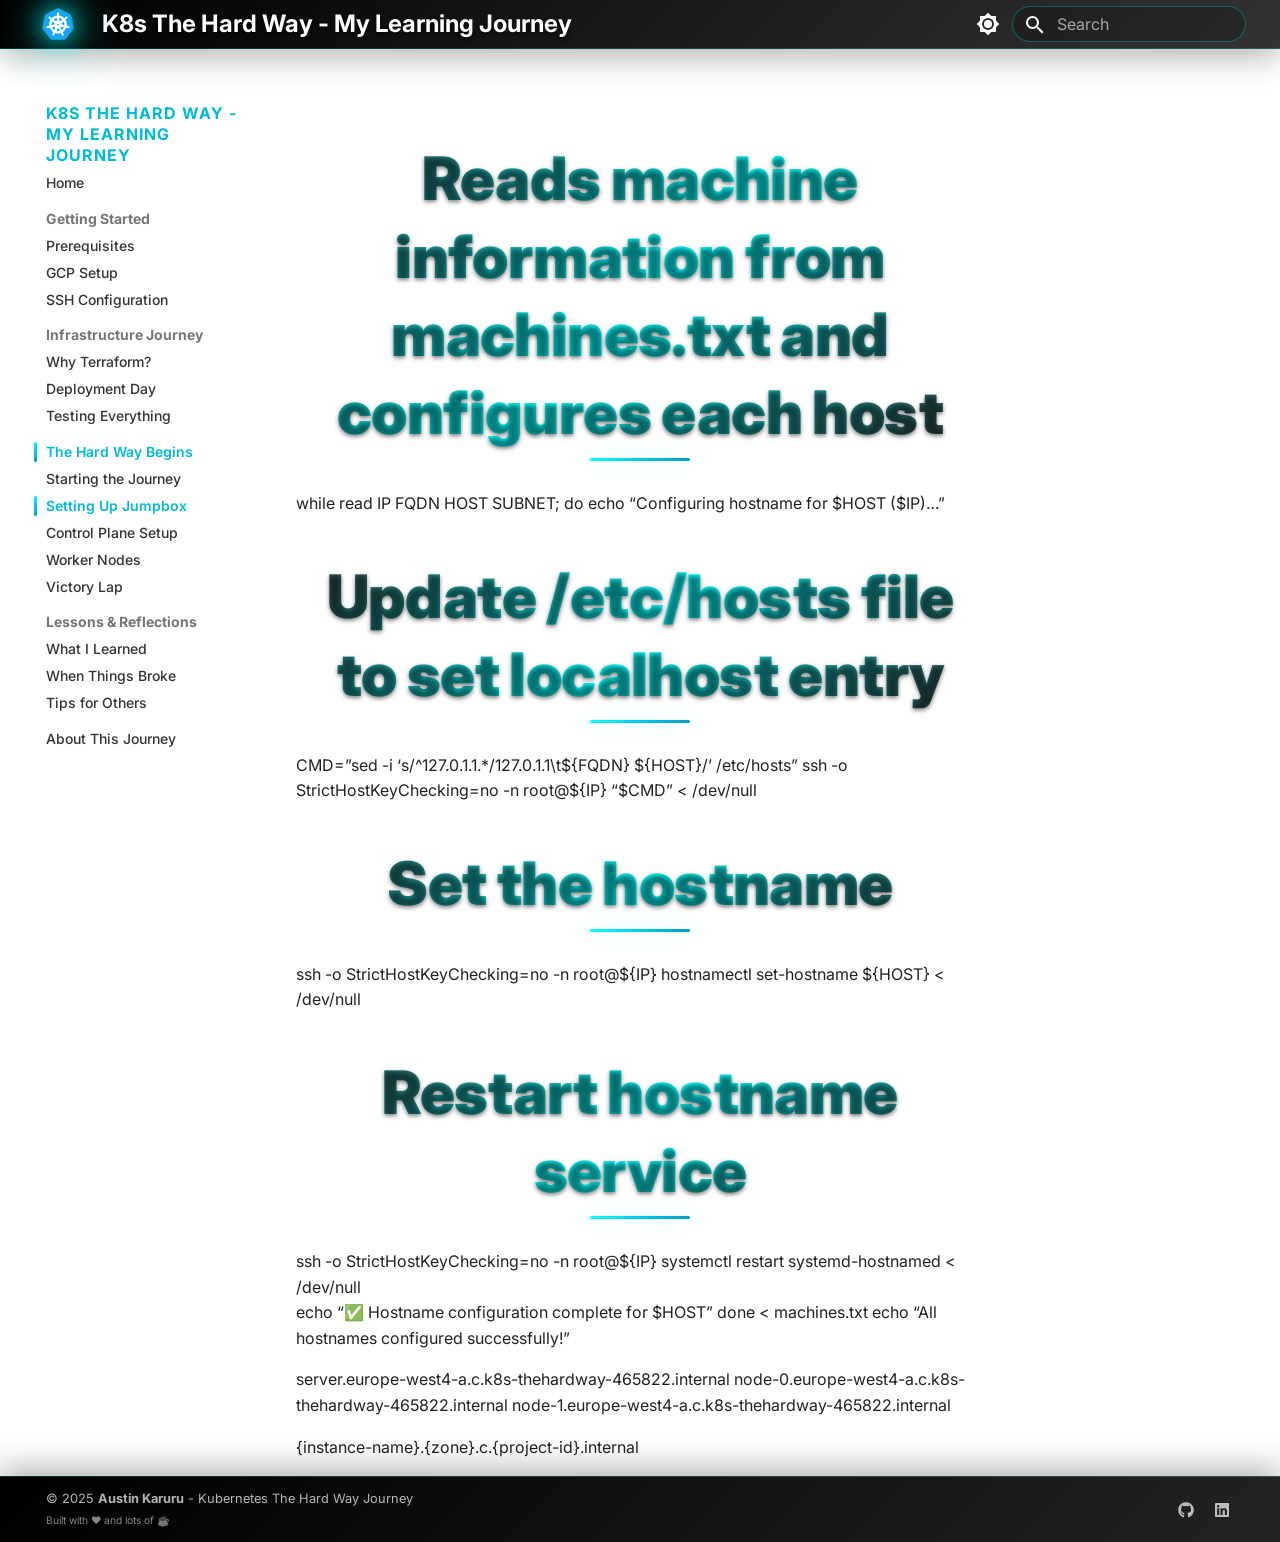
<file: kubernetes/jumpbox/index.html>
<!doctype html><html lang=en class=no-js> <head><meta charset=utf-8><meta name=viewport content="width=device-width,initial-scale=1"><meta name=description content="A personal journey through Kubernetes internals with Infrastructure as Code"><meta name=author content=Austin><link href=https://github.com/austinkaruru/k8s-the-hardway/kubernetes/jumpbox/ rel=canonical><link href=../manual-setup/ rel=prev><link href=../../about/ rel=next><link rel=icon href=../../img/favicon.ico><meta name=generator content="mkdocs-1.6.1, mkdocs-material-9.6.18"><title>Setting Up Jumpbox - K8s The Hard Way - My Learning Journey</title><link rel=stylesheet href=../../assets/stylesheets/main.7e37652d.min.css><link rel=stylesheet href=../../assets/stylesheets/palette.06af60db.min.css><link rel=preconnect href=https://fonts.gstatic.com crossorigin><link rel=stylesheet href="https://fonts.googleapis.com/css?family=Inter:300,300i,400,400i,700,700i%7CJetBrains+Mono:400,400i,700,700i&display=fallback"><style>:root{--md-text-font:"Inter";--md-code-font:"JetBrains Mono"}</style><link rel=stylesheet href=../../stylesheets/modern-edgy-style.css><script>__md_scope=new URL("../..",location),__md_hash=e=>[...e].reduce(((e,_)=>(e<<5)-e+_.charCodeAt(0)),0),__md_get=(e,_=localStorage,t=__md_scope)=>JSON.parse(_.getItem(t.pathname+"."+e)),__md_set=(e,_,t=localStorage,a=__md_scope)=>{try{t.setItem(a.pathname+"."+e,JSON.stringify(_))}catch(e){}}</script></head> <body dir=ltr data-md-color-scheme=default data-md-color-primary=black data-md-color-accent=cyan> <input class=md-toggle data-md-toggle=drawer type=checkbox id=__drawer autocomplete=off> <input class=md-toggle data-md-toggle=search type=checkbox id=__search autocomplete=off> <label class=md-overlay for=__drawer></label> <div data-md-component=skip> <a href=#reads-machine-information-from-machinestxt-and-configures-each-host class=md-skip> Skip to content </a> </div> <div data-md-component=announce> </div> <header class="md-header md-header--shadow" data-md-component=header> <nav class="md-header__inner md-grid" aria-label=Header> <a href=../.. title="K8s The Hard Way - My Learning Journey" class="md-header__button md-logo" aria-label="K8s The Hard Way - My Learning Journey" data-md-component=logo> <img src=../../img/favicon.ico alt=logo> </a> <label class="md-header__button md-icon" for=__drawer> <svg xmlns=http://www.w3.org/2000/svg viewbox="0 0 24 24"><path d="M3 6h18v2H3zm0 5h18v2H3zm0 5h18v2H3z"/></svg> </label> <div class=md-header__title data-md-component=header-title> <div class=md-header__ellipsis> <div class=md-header__topic> <span class=md-ellipsis> K8s The Hard Way - My Learning Journey </span> </div> <div class=md-header__topic data-md-component=header-topic> <span class=md-ellipsis> Setting Up Jumpbox </span> </div> </div> </div> <form class=md-header__option data-md-component=palette> <input class=md-option data-md-color-media data-md-color-scheme=default data-md-color-primary=black data-md-color-accent=cyan aria-label="Switch to dark mode" type=radio name=__palette id=__palette_0> <label class="md-header__button md-icon" title="Switch to dark mode" for=__palette_1 hidden> <svg xmlns=http://www.w3.org/2000/svg viewbox="0 0 24 24"><path d="M12 8a4 4 0 0 0-4 4 4 4 0 0 0 4 4 4 4 0 0 0 4-4 4 4 0 0 0-4-4m0 10a6 6 0 0 1-6-6 6 6 0 0 1 6-6 6 6 0 0 1 6 6 6 6 0 0 1-6 6m8-9.31V4h-4.69L12 .69 8.69 4H4v4.69L.69 12 4 15.31V20h4.69L12 23.31 15.31 20H20v-4.69L23.31 12z"/></svg> </label> <input class=md-option data-md-color-media data-md-color-scheme=slate data-md-color-primary=black data-md-color-accent=cyan aria-label="Switch to light mode" type=radio name=__palette id=__palette_1> <label class="md-header__button md-icon" title="Switch to light mode" for=__palette_0 hidden> <svg xmlns=http://www.w3.org/2000/svg viewbox="0 0 24 24"><path d="M12 18c-.89 0-1.74-.2-2.5-.55C11.56 16.5 13 14.42 13 12s-1.44-4.5-3.5-5.45C10.26 6.2 11.11 6 12 6a6 6 0 0 1 6 6 6 6 0 0 1-6 6m8-9.31V4h-4.69L12 .69 8.69 4H4v4.69L.69 12 4 15.31V20h4.69L12 23.31 15.31 20H20v-4.69L23.31 12z"/></svg> </label> </form> <script>var palette=__md_get("__palette");if(palette&&palette.color){if("(prefers-color-scheme)"===palette.color.media){var media=matchMedia("(prefers-color-scheme: light)"),input=document.querySelector(media.matches?"[data-md-color-media='(prefers-color-scheme: light)']":"[data-md-color-media='(prefers-color-scheme: dark)']");palette.color.media=input.getAttribute("data-md-color-media"),palette.color.scheme=input.getAttribute("data-md-color-scheme"),palette.color.primary=input.getAttribute("data-md-color-primary"),palette.color.accent=input.getAttribute("data-md-color-accent")}for(var[key,value]of Object.entries(palette.color))document.body.setAttribute("data-md-color-"+key,value)}</script> <label class="md-header__button md-icon" for=__search> <svg xmlns=http://www.w3.org/2000/svg viewbox="0 0 24 24"><path d="M9.5 3A6.5 6.5 0 0 1 16 9.5c0 1.61-.59 3.09-1.56 4.23l.27.27h.79l5 5-1.5 1.5-5-5v-.79l-.27-.27A6.52 6.52 0 0 1 9.5 16 6.5 6.5 0 0 1 3 9.5 6.5 6.5 0 0 1 9.5 3m0 2C7 5 5 7 5 9.5S7 14 9.5 14 14 12 14 9.5 12 5 9.5 5"/></svg> </label> <div class=md-search data-md-component=search role=dialog> <label class=md-search__overlay for=__search></label> <div class=md-search__inner role=search> <form class=md-search__form name=search> <input type=text class=md-search__input name=query aria-label=Search placeholder=Search autocapitalize=off autocorrect=off autocomplete=off spellcheck=false data-md-component=search-query required> <label class="md-search__icon md-icon" for=__search> <svg xmlns=http://www.w3.org/2000/svg viewbox="0 0 24 24"><path d="M9.5 3A6.5 6.5 0 0 1 16 9.5c0 1.61-.59 3.09-1.56 4.23l.27.27h.79l5 5-1.5 1.5-5-5v-.79l-.27-.27A6.52 6.52 0 0 1 9.5 16 6.5 6.5 0 0 1 3 9.5 6.5 6.5 0 0 1 9.5 3m0 2C7 5 5 7 5 9.5S7 14 9.5 14 14 12 14 9.5 12 5 9.5 5"/></svg> <svg xmlns=http://www.w3.org/2000/svg viewbox="0 0 24 24"><path d="M20 11v2H8l5.5 5.5-1.42 1.42L4.16 12l7.92-7.92L13.5 5.5 8 11z"/></svg> </label> <nav class=md-search__options aria-label=Search> <a href=javascript:void(0) class="md-search__icon md-icon" title=Share aria-label=Share data-clipboard data-clipboard-text data-md-component=search-share tabindex=-1> <svg xmlns=http://www.w3.org/2000/svg viewbox="0 0 24 24"><path d="M18 16.08c-.76 0-1.44.3-1.96.77L8.91 12.7c.05-.23.09-.46.09-.7s-.04-.47-.09-.7l7.05-4.11c.54.5 1.25.81 2.04.81a3 3 0 0 0 3-3 3 3 0 0 0-3-3 3 3 0 0 0-3 3c0 .24.04.47.09.7L8.04 9.81C7.5 9.31 6.79 9 6 9a3 3 0 0 0-3 3 3 3 0 0 0 3 3c.79 0 1.5-.31 2.04-.81l7.12 4.15c-.05.21-.08.43-.08.66 0 1.61 1.31 2.91 2.92 2.91s2.92-1.3 2.92-2.91A2.92 2.92 0 0 0 18 16.08"/></svg> </a> <button type=reset class="md-search__icon md-icon" title=Clear aria-label=Clear tabindex=-1> <svg xmlns=http://www.w3.org/2000/svg viewbox="0 0 24 24"><path d="M19 6.41 17.59 5 12 10.59 6.41 5 5 6.41 10.59 12 5 17.59 6.41 19 12 13.41 17.59 19 19 17.59 13.41 12z"/></svg> </button> </nav> <div class=md-search__suggest data-md-component=search-suggest></div> </form> <div class=md-search__output> <div class=md-search__scrollwrap tabindex=0 data-md-scrollfix> <div class=md-search-result data-md-component=search-result> <div class=md-search-result__meta> Initializing search </div> <ol class=md-search-result__list role=presentation></ol> </div> </div> </div> </div> </div> </nav> </header> <div class=md-container data-md-component=container> <main class=md-main data-md-component=main> <div class="md-main__inner md-grid"> <div class="md-sidebar md-sidebar--primary" data-md-component=sidebar data-md-type=navigation> <div class=md-sidebar__scrollwrap> <div class=md-sidebar__inner> <nav class="md-nav md-nav--primary" aria-label=Navigation data-md-level=0> <label class=md-nav__title for=__drawer> <a href=../.. title="K8s The Hard Way - My Learning Journey" class="md-nav__button md-logo" aria-label="K8s The Hard Way - My Learning Journey" data-md-component=logo> <img src=../../img/favicon.ico alt=logo> </a> K8s The Hard Way - My Learning Journey </label> <ul class=md-nav__list data-md-scrollfix> <li class=md-nav__item> <a href=../.. class=md-nav__link> <span class=md-ellipsis> Home </span> </a> </li> <li class="md-nav__item md-nav__item--section md-nav__item--nested"> <input class="md-nav__toggle md-toggle md-toggle--indeterminate" type=checkbox id=__nav_2> <label class=md-nav__link for=__nav_2 id=__nav_2_label tabindex> <span class=md-ellipsis> Getting Started </span> <span class="md-nav__icon md-icon"></span> </label> <nav class=md-nav data-md-level=1 aria-labelledby=__nav_2_label aria-expanded=false> <label class=md-nav__title for=__nav_2> <span class="md-nav__icon md-icon"></span> Getting Started </label> <ul class=md-nav__list data-md-scrollfix> <li class=md-nav__item> <a href=../../setup/prerequisites/ class=md-nav__link> <span class=md-ellipsis> Prerequisites </span> </a> </li> <li class=md-nav__item> <a href=../../setup/gcp-setup/ class=md-nav__link> <span class=md-ellipsis> GCP Setup </span> </a> </li> <li class=md-nav__item> <a href=../../setup/ssh-setup/ class=md-nav__link> <span class=md-ellipsis> SSH Configuration </span> </a> </li> </ul> </nav> </li> <li class="md-nav__item md-nav__item--section md-nav__item--nested"> <input class="md-nav__toggle md-toggle md-toggle--indeterminate" type=checkbox id=__nav_3> <label class=md-nav__link for=__nav_3 id=__nav_3_label tabindex> <span class=md-ellipsis> Infrastructure Journey </span> <span class="md-nav__icon md-icon"></span> </label> <nav class=md-nav data-md-level=1 aria-labelledby=__nav_3_label aria-expanded=false> <label class=md-nav__title for=__nav_3> <span class="md-nav__icon md-icon"></span> Infrastructure Journey </label> <ul class=md-nav__list data-md-scrollfix> <li class=md-nav__item> <a href=../../infrastructure/terraform-overview/ class=md-nav__link> <span class=md-ellipsis> Why Terraform? </span> </a> </li> <li class=md-nav__item> <a href=../../infrastructure/terraform-deployment/ class=md-nav__link> <span class=md-ellipsis> Deployment Day </span> </a> </li> <li class=md-nav__item> <a href=../../infrastructure/validation/ class=md-nav__link> <span class=md-ellipsis> Testing Everything </span> </a> </li> </ul> </nav> </li> <li class="md-nav__item md-nav__item--active md-nav__item--section md-nav__item--nested"> <input class="md-nav__toggle md-toggle " type=checkbox id=__nav_4 checked> <label class=md-nav__link for=__nav_4 id=__nav_4_label tabindex> <span class=md-ellipsis> The Hard Way Begins </span> <span class="md-nav__icon md-icon"></span> </label> <nav class=md-nav data-md-level=1 aria-labelledby=__nav_4_label aria-expanded=true> <label class=md-nav__title for=__nav_4> <span class="md-nav__icon md-icon"></span> The Hard Way Begins </label> <ul class=md-nav__list data-md-scrollfix> <li class=md-nav__item> <a href=../manual-setup/ class=md-nav__link> <span class=md-ellipsis> Starting the Journey </span> </a> </li> <li class="md-nav__item md-nav__item--active"> <input class="md-nav__toggle md-toggle" type=checkbox id=__toc> <a href=./ class="md-nav__link md-nav__link--active"> <span class=md-ellipsis> Setting Up Jumpbox </span> </a> </li> <li class=md-nav__item> <a href=../control-plane.md class=md-nav__link> <span class=md-ellipsis> Control Plane Setup </span> </a> </li> <li class=md-nav__item> <a href=../worker-nodes.md class=md-nav__link> <span class=md-ellipsis> Worker Nodes </span> </a> </li> <li class=md-nav__item> <a href=../cluster-validation.md class=md-nav__link> <span class=md-ellipsis> Victory Lap </span> </a> </li> </ul> </nav> </li> <li class="md-nav__item md-nav__item--section md-nav__item--nested"> <input class="md-nav__toggle md-toggle md-toggle--indeterminate" type=checkbox id=__nav_5> <label class=md-nav__link for=__nav_5 id=__nav_5_label tabindex> <span class=md-ellipsis> Lessons & Reflections </span> <span class="md-nav__icon md-icon"></span> </label> <nav class=md-nav data-md-level=1 aria-labelledby=__nav_5_label aria-expanded=false> <label class=md-nav__title for=__nav_5> <span class="md-nav__icon md-icon"></span> Lessons & Reflections </label> <ul class=md-nav__list data-md-scrollfix> <li class=md-nav__item> <a href=../../lessons/what-i-learned.md class=md-nav__link> <span class=md-ellipsis> What I Learned </span> </a> </li> <li class=md-nav__item> <a href=../../lessons/troubleshooting.md class=md-nav__link> <span class=md-ellipsis> When Things Broke </span> </a> </li> <li class=md-nav__item> <a href=../../lessons/tips-and-tricks.md class=md-nav__link> <span class=md-ellipsis> Tips for Others </span> </a> </li> </ul> </nav> </li> <li class=md-nav__item> <a href=../../about/ class=md-nav__link> <span class=md-ellipsis> About This Journey </span> </a> </li> </ul> </nav> </div> </div> </div> <div class="md-sidebar md-sidebar--secondary" data-md-component=sidebar data-md-type=toc> <div class=md-sidebar__scrollwrap> <div class=md-sidebar__inner> <nav class="md-nav md-nav--secondary" aria-label="Table of contents"> </nav> </div> </div> </div> <div class=md-content data-md-component=content> <article class="md-content__inner md-typeset"> <h1 id=reads-machine-information-from-machinestxt-and-configures-each-host>Reads machine information from machines.txt and configures each host</h1> <p>while read IP FQDN HOST SUBNET; do echo &ldquo;Configuring hostname for $HOST ($IP)&hellip;&rdquo;</p> <h1 id=update-etchosts-file-to-set-localhost-entry>Update /etc/hosts file to set localhost entry</h1> <p>CMD=&rdquo;sed -i &lsquo;s/^127.0.1.1.*/127.0.1.1\t${FQDN} ${HOST}/&rsquo; /etc/hosts&rdquo; ssh -o StrictHostKeyChecking=no -n root@${IP} &ldquo;$CMD&rdquo; &lt; /dev/null</p> <h1 id=set-the-hostname>Set the hostname</h1> <p>ssh -o StrictHostKeyChecking=no -n root@${IP} hostnamectl set-hostname ${HOST} &lt; /dev/null </p> <h1 id=restart-hostname-service>Restart hostname service</h1> <p>ssh -o StrictHostKeyChecking=no -n root@${IP} systemctl restart systemd-hostnamed &lt; /dev/null <br> echo &ldquo;✅ Hostname configuration complete for $HOST&rdquo; done &lt; machines.txt echo &ldquo;All hostnames configured successfully!&rdquo;</p> <p>server.europe-west4-a.c.k8s-thehardway-465822.internal node-0.europe-west4-a.c.k8s-thehardway-465822.internal node-1.europe-west4-a.c.k8s-thehardway-465822.internal</p> <p>{instance-name}.{zone}.c.{project-id}.internal</p> <form class=md-feedback name=feedback hidden> <fieldset> <legend class=md-feedback__title> Was this page helpful? </legend> <div class=md-feedback__inner> <div class=md-feedback__list> <button class="md-feedback__icon md-icon" type=submit title="This page was helpful" data-md-value=1> <svg xmlns=http://www.w3.org/2000/svg viewbox="0 0 24 24"><path d="M20 12a8 8 0 0 0-8-8 8 8 0 0 0-8 8 8 8 0 0 0 8 8 8 8 0 0 0 8-8m2 0a10 10 0 0 1-10 10A10 10 0 0 1 2 12 10 10 0 0 1 12 2a10 10 0 0 1 10 10M10 9.5c0 .8-.7 1.5-1.5 1.5S7 10.3 7 9.5 7.7 8 8.5 8s1.5.7 1.5 1.5m7 0c0 .8-.7 1.5-1.5 1.5S14 10.3 14 9.5 14.7 8 15.5 8s1.5.7 1.5 1.5m-5 7.73c-1.75 0-3.29-.73-4.19-1.81L9.23 14c.45.72 1.52 1.23 2.77 1.23s2.32-.51 2.77-1.23l1.42 1.42c-.9 1.08-2.44 1.81-4.19 1.81"/></svg> </button> <button class="md-feedback__icon md-icon" type=submit title="This page could be improved" data-md-value=0> <svg xmlns=http://www.w3.org/2000/svg viewbox="0 0 24 24"><path d="M20 12a8 8 0 0 0-8-8 8 8 0 0 0-8 8 8 8 0 0 0 8 8 8 8 0 0 0 8-8m2 0a10 10 0 0 1-10 10A10 10 0 0 1 2 12 10 10 0 0 1 12 2a10 10 0 0 1 10 10m-6.5-4c.8 0 1.5.7 1.5 1.5s-.7 1.5-1.5 1.5-1.5-.7-1.5-1.5.7-1.5 1.5-1.5M10 9.5c0 .8-.7 1.5-1.5 1.5S7 10.3 7 9.5 7.7 8 8.5 8s1.5.7 1.5 1.5m2 4.5c1.75 0 3.29.72 4.19 1.81l-1.42 1.42C14.32 16.5 13.25 16 12 16s-2.32.5-2.77 1.23l-1.42-1.42C8.71 14.72 10.25 14 12 14"/></svg> </button> </div> <div class=md-feedback__note> <div data-md-value=1 hidden> Thanks for your feedback! </div> <div data-md-value=0 hidden> Thanks for your feedback! Help us improve this page by <a href="https://github.com/your-username/k8s-the-hardway/issues/new/?title=[Feedback]+Setting%20Up%20Jumpbox+-+/kubernetes/jumpbox/" target=_blank rel=noopener>telling us what you found lacking</a>. </div> </div> </div> </fieldset> </form> </article> </div> <script>var tabs=__md_get("__tabs");if(Array.isArray(tabs))e:for(var set of document.querySelectorAll(".tabbed-set")){var labels=set.querySelector(".tabbed-labels");for(var tab of tabs)for(var label of labels.getElementsByTagName("label"))if(label.innerText.trim()===tab){var input=document.getElementById(label.htmlFor);input.checked=!0;continue e}}</script> <script>var target=document.getElementById(location.hash.slice(1));target&&target.name&&(target.checked=target.name.startsWith("__tabbed_"))</script> </div> <button type=button class="md-top md-icon" data-md-component=top hidden> <svg xmlns=http://www.w3.org/2000/svg viewbox="0 0 24 24"><path d="M13 20h-2V8l-5.5 5.5-1.42-1.42L12 4.16l7.92 7.92-1.42 1.42L13 8z"/></svg> Back to top </button> </main> <footer class=md-footer> <div class="md-footer-meta md-typeset"> <div class="md-footer-meta__inner md-grid"> <div class=md-copyright> <div class=md-copyright__highlight> &copy; 2025 <strong>Austin Karuru</strong> - Kubernetes The Hard Way Journey <br><small>Built with ❤️ and lots of ☕</small> </div> </div> <div class=md-social> <a href=https://github.com/austinkaruru target=_blank rel=noopener title=GitHub class=md-social__link> <svg xmlns=http://www.w3.org/2000/svg viewbox="0 0 512 512"><!-- Font Awesome Free 7.0.0 by @fontawesome - https://fontawesome.com License - https://fontawesome.com/license/free (Icons: CC BY 4.0, Fonts: SIL OFL 1.1, Code: MIT License) Copyright 2025 Fonticons, Inc.--><path fill=currentColor d="M173.9 397.4c0 2-2.3 3.6-5.2 3.6-3.3.3-5.6-1.3-5.6-3.6 0-2 2.3-3.6 5.2-3.6 3-.3 5.6 1.3 5.6 3.6m-31.1-4.5c-.7 2 1.3 4.3 4.3 4.9 2.6 1 5.6 0 6.2-2s-1.3-4.3-4.3-5.2c-2.6-.7-5.5.3-6.2 2.3m44.2-1.7c-2.9.7-4.9 2.6-4.6 4.9.3 2 2.9 3.3 5.9 2.6 2.9-.7 4.9-2.6 4.6-4.6-.3-1.9-3-3.2-5.9-2.9M252.8 8C114.1 8 8 113.3 8 252c0 110.9 69.8 205.8 169.5 239.2 12.8 2.3 17.3-5.6 17.3-12.1 0-6.2-.3-40.4-.3-61.4 0 0-70 15-84.7-29.8 0 0-11.4-29.1-27.8-36.6 0 0-22.9-15.7 1.6-15.4 0 0 24.9 2 38.6 25.8 21.9 38.6 58.6 27.5 72.9 20.9 2.3-16 8.8-27.1 16-33.7-55.9-6.2-112.3-14.3-112.3-110.5 0-27.5 7.6-41.3 23.6-58.9-2.6-6.5-11.1-33.3 2.6-67.9 20.9-6.5 69 27 69 27 20-5.6 41.5-8.5 62.8-8.5s42.8 2.9 62.8 8.5c0 0 48.1-33.6 69-27 13.7 34.7 5.2 61.4 2.6 67.9 16 17.7 25.8 31.5 25.8 58.9 0 96.5-58.9 104.2-114.8 110.5 9.2 7.9 17 22.9 17 46.4 0 33.7-.3 75.4-.3 83.6 0 6.5 4.6 14.4 17.3 12.1C436.2 457.8 504 362.9 504 252 504 113.3 391.5 8 252.8 8M105.2 352.9c-1.3 1-1 3.3.7 5.2 1.6 1.6 3.9 2.3 5.2 1 1.3-1 1-3.3-.7-5.2-1.6-1.6-3.9-2.3-5.2-1m-10.8-8.1c-.7 1.3.3 2.9 2.3 3.9 1.6 1 3.6.7 4.3-.7.7-1.3-.3-2.9-2.3-3.9-2-.6-3.6-.3-4.3.7m32.4 35.6c-1.6 1.3-1 4.3 1.3 6.2 2.3 2.3 5.2 2.6 6.5 1 1.3-1.3.7-4.3-1.3-6.2-2.2-2.3-5.2-2.6-6.5-1m-11.4-14.7c-1.6 1-1.6 3.6 0 5.9s4.3 3.3 5.6 2.3c1.6-1.3 1.6-3.9 0-6.2-1.4-2.3-4-3.3-5.6-2"/></svg> </a> <a href=https://linkedin.com/in/austin-karuru/ target=_blank rel=noopener title=LinkedIn class=md-social__link> <svg xmlns=http://www.w3.org/2000/svg viewbox="0 0 448 512"><!-- Font Awesome Free 7.0.0 by @fontawesome - https://fontawesome.com License - https://fontawesome.com/license/free (Icons: CC BY 4.0, Fonts: SIL OFL 1.1, Code: MIT License) Copyright 2025 Fonticons, Inc.--><path fill=currentColor d="M416 32H31.9C14.3 32 0 46.5 0 64.3v383.4C0 465.5 14.3 480 31.9 480H416c17.6 0 32-14.5 32-32.3V64.3c0-17.8-14.4-32.3-32-32.3M135.4 416H69V202.2h66.5V416zM102.2 96a38.5 38.5 0 1 1 0 77 38.5 38.5 0 1 1 0-77m282.1 320h-66.4V312c0-24.8-.5-56.7-34.5-56.7-34.6 0-39.9 27-39.9 54.9V416h-66.4V202.2h63.7v29.2h.9c8.9-16.8 30.6-34.5 62.9-34.5 67.2 0 79.7 44.3 79.7 101.9z"/></svg> </a> </div> </div> </div> </footer> </div> <div class=md-dialog data-md-component=dialog> <div class="md-dialog__inner md-typeset"></div> </div> <script id=__config type=application/json>{"base": "../..", "features": ["navigation.sections", "navigation.expand", "navigation.top", "navigation.tracking", "navigation.instant", "navigation.instant.prefetch", "search.highlight", "search.share", "search.suggest", "content.code.copy", "content.code.annotate", "content.code.select", "content.tooltips", "content.tabs.link"], "search": "../../assets/javascripts/workers/search.973d3a69.min.js", "tags": null, "translations": {"clipboard.copied": "Copied to clipboard", "clipboard.copy": "Copy to clipboard", "search.result.more.one": "1 more on this page", "search.result.more.other": "# more on this page", "search.result.none": "No matching documents", "search.result.one": "1 matching document", "search.result.other": "# matching documents", "search.result.placeholder": "Type to start searching", "search.result.term.missing": "Missing", "select.version": "Select version"}, "version": null}</script> <script src=../../assets/javascripts/bundle.92b07e13.min.js></script> </body> </html>
</file>
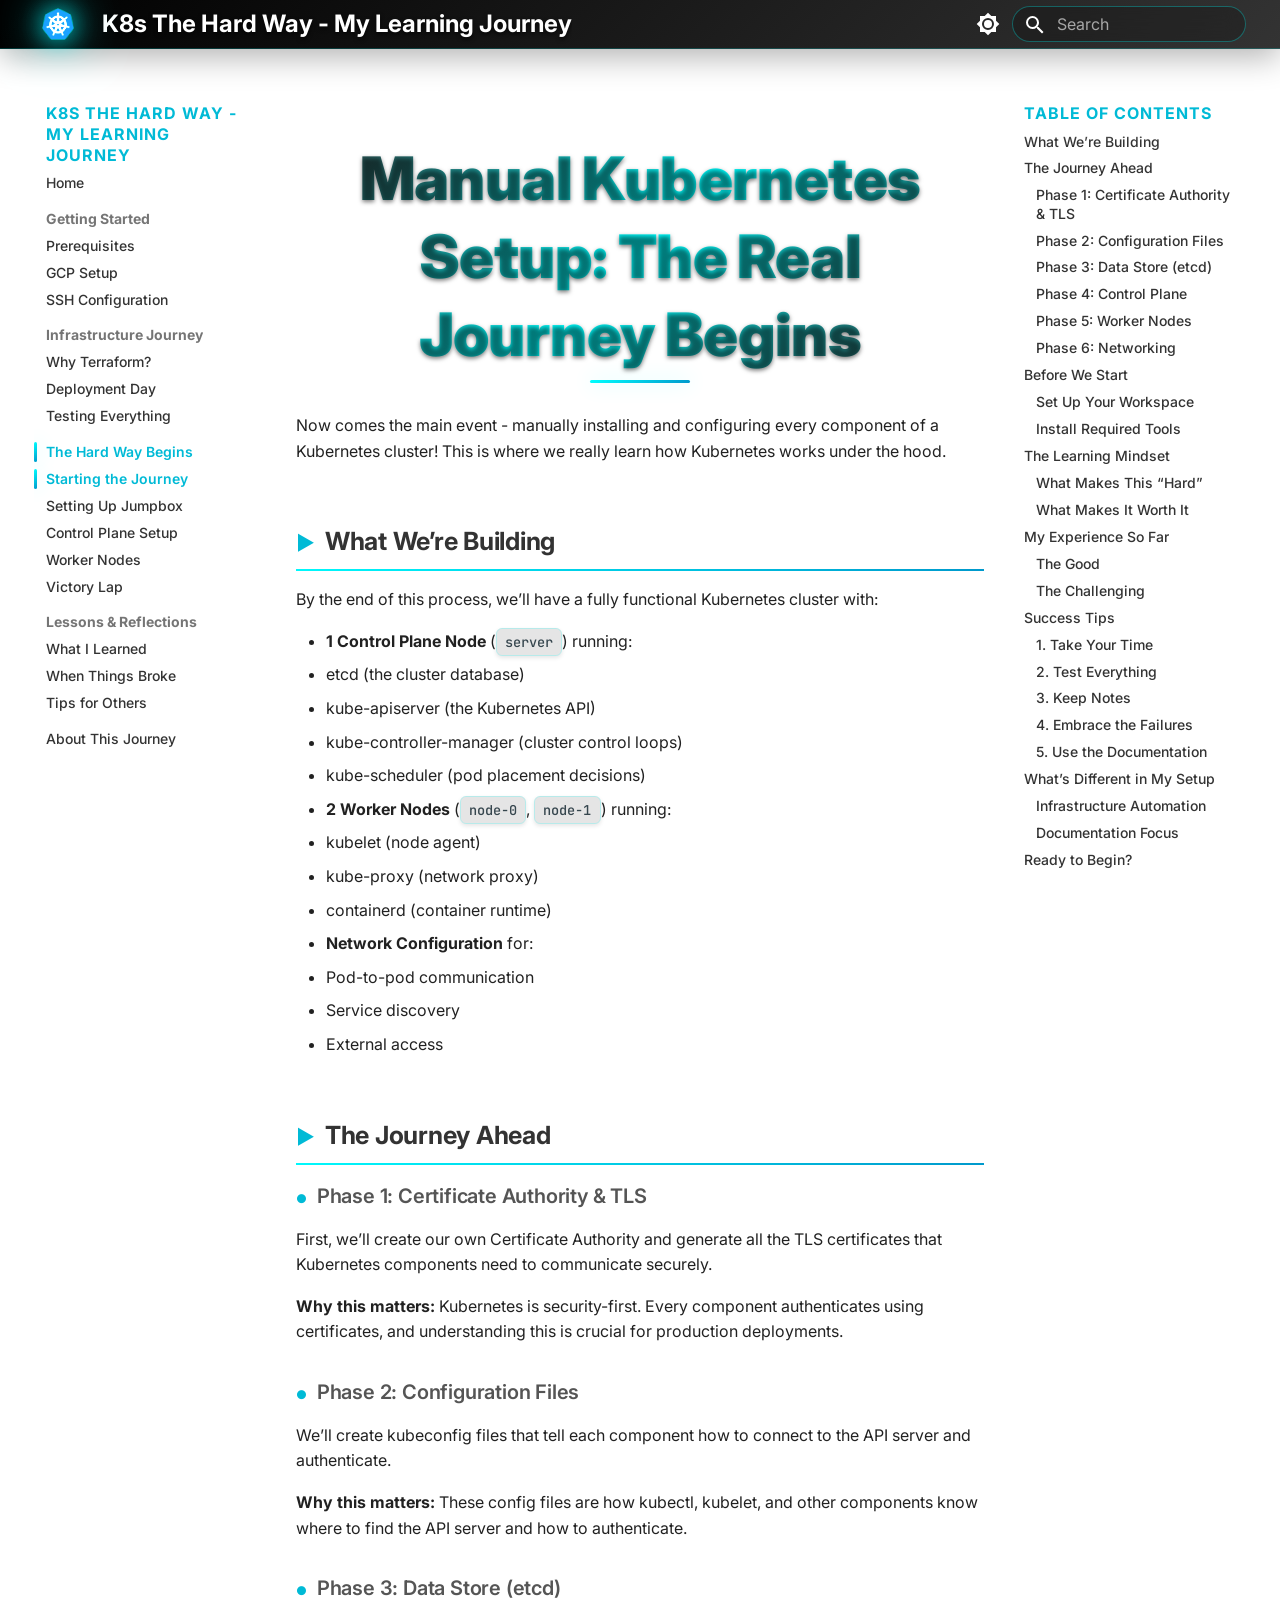
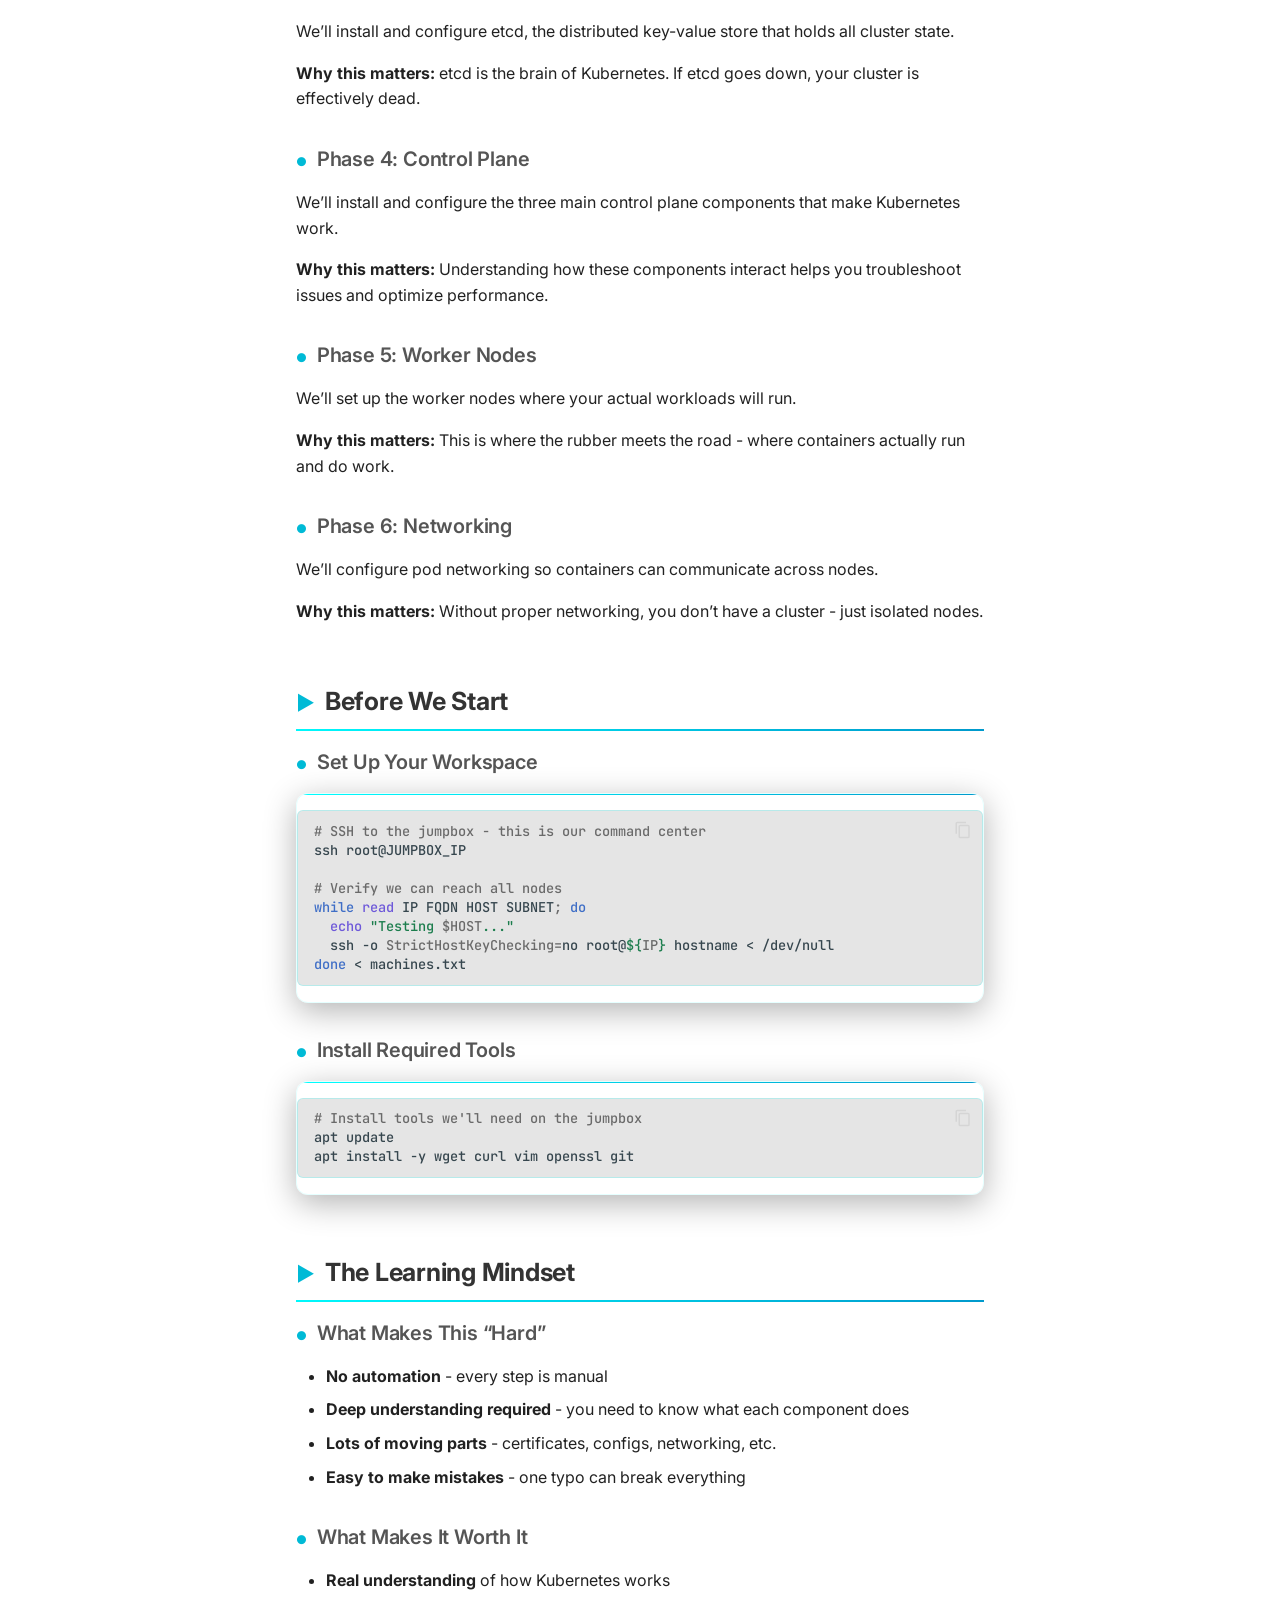
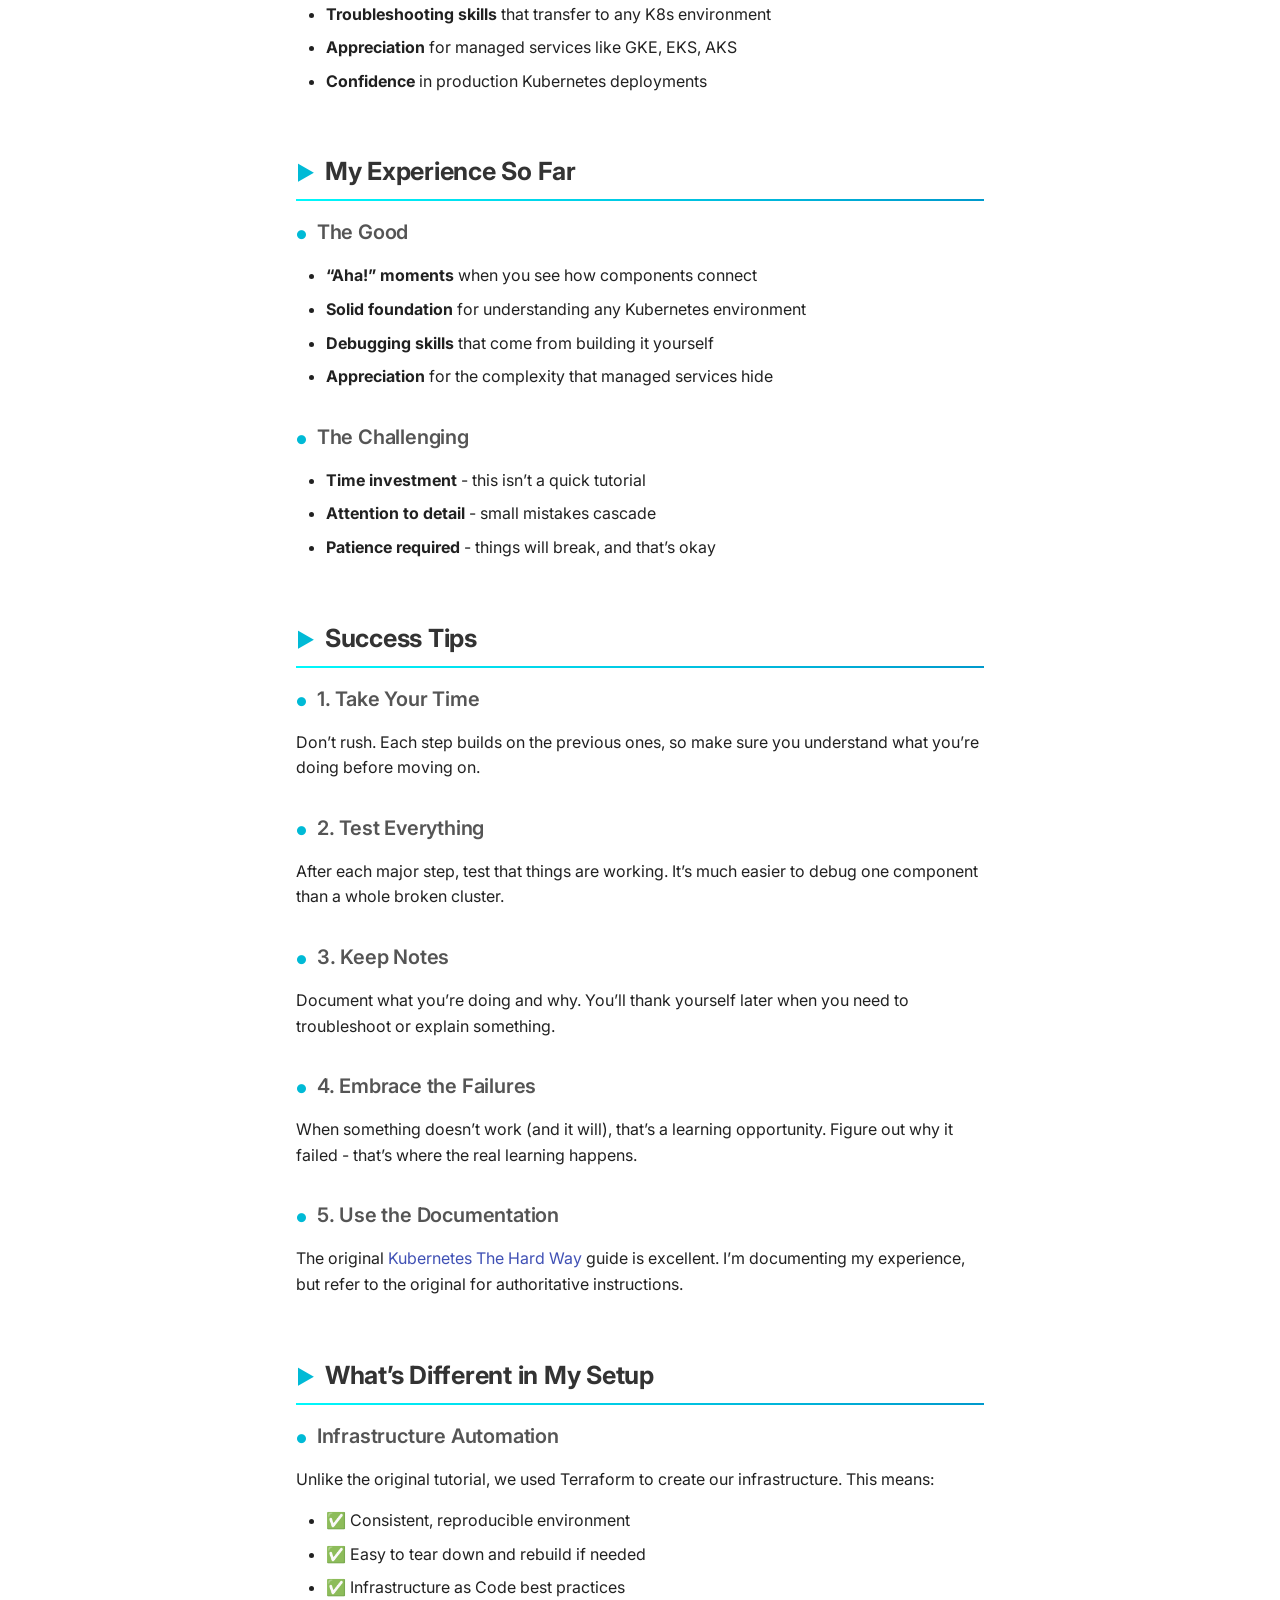
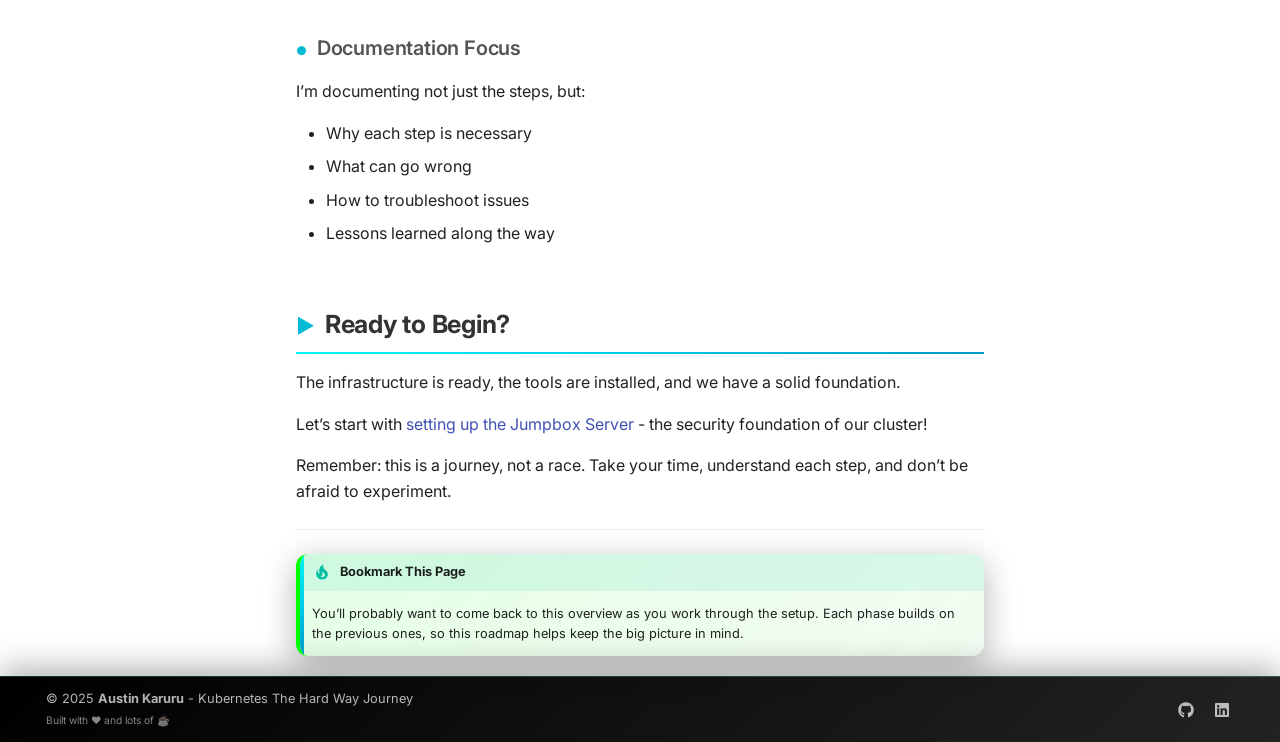
<file: kubernetes/manual-setup/index.html>
<!doctype html><html lang=en class=no-js> <head><meta charset=utf-8><meta name=viewport content="width=device-width,initial-scale=1"><meta name=description content="A personal journey through Kubernetes internals with Infrastructure as Code"><meta name=author content=Austin><link href=https://github.com/austinkaruru/k8s-the-hardway/kubernetes/manual-setup/ rel=canonical><link href=../../infrastructure/validation/ rel=prev><link href=../jumpbox/ rel=next><link rel=icon href=../../img/favicon.ico><meta name=generator content="mkdocs-1.6.1, mkdocs-material-9.6.18"><title>Starting the Journey - K8s The Hard Way - My Learning Journey</title><link rel=stylesheet href=../../assets/stylesheets/main.7e37652d.min.css><link rel=stylesheet href=../../assets/stylesheets/palette.06af60db.min.css><link rel=preconnect href=https://fonts.gstatic.com crossorigin><link rel=stylesheet href="https://fonts.googleapis.com/css?family=Inter:300,300i,400,400i,700,700i%7CJetBrains+Mono:400,400i,700,700i&display=fallback"><style>:root{--md-text-font:"Inter";--md-code-font:"JetBrains Mono"}</style><link rel=stylesheet href=../../stylesheets/modern-edgy-style.css><script>__md_scope=new URL("../..",location),__md_hash=e=>[...e].reduce(((e,_)=>(e<<5)-e+_.charCodeAt(0)),0),__md_get=(e,_=localStorage,t=__md_scope)=>JSON.parse(_.getItem(t.pathname+"."+e)),__md_set=(e,_,t=localStorage,a=__md_scope)=>{try{t.setItem(a.pathname+"."+e,JSON.stringify(_))}catch(e){}}</script></head> <body dir=ltr data-md-color-scheme=default data-md-color-primary=black data-md-color-accent=cyan> <input class=md-toggle data-md-toggle=drawer type=checkbox id=__drawer autocomplete=off> <input class=md-toggle data-md-toggle=search type=checkbox id=__search autocomplete=off> <label class=md-overlay for=__drawer></label> <div data-md-component=skip> <a href=#manual-kubernetes-setup-the-real-journey-begins class=md-skip> Skip to content </a> </div> <div data-md-component=announce> </div> <header class="md-header md-header--shadow" data-md-component=header> <nav class="md-header__inner md-grid" aria-label=Header> <a href=../.. title="K8s The Hard Way - My Learning Journey" class="md-header__button md-logo" aria-label="K8s The Hard Way - My Learning Journey" data-md-component=logo> <img src=../../img/favicon.ico alt=logo> </a> <label class="md-header__button md-icon" for=__drawer> <svg xmlns=http://www.w3.org/2000/svg viewbox="0 0 24 24"><path d="M3 6h18v2H3zm0 5h18v2H3zm0 5h18v2H3z"/></svg> </label> <div class=md-header__title data-md-component=header-title> <div class=md-header__ellipsis> <div class=md-header__topic> <span class=md-ellipsis> K8s The Hard Way - My Learning Journey </span> </div> <div class=md-header__topic data-md-component=header-topic> <span class=md-ellipsis> Starting the Journey </span> </div> </div> </div> <form class=md-header__option data-md-component=palette> <input class=md-option data-md-color-media data-md-color-scheme=default data-md-color-primary=black data-md-color-accent=cyan aria-label="Switch to dark mode" type=radio name=__palette id=__palette_0> <label class="md-header__button md-icon" title="Switch to dark mode" for=__palette_1 hidden> <svg xmlns=http://www.w3.org/2000/svg viewbox="0 0 24 24"><path d="M12 8a4 4 0 0 0-4 4 4 4 0 0 0 4 4 4 4 0 0 0 4-4 4 4 0 0 0-4-4m0 10a6 6 0 0 1-6-6 6 6 0 0 1 6-6 6 6 0 0 1 6 6 6 6 0 0 1-6 6m8-9.31V4h-4.69L12 .69 8.69 4H4v4.69L.69 12 4 15.31V20h4.69L12 23.31 15.31 20H20v-4.69L23.31 12z"/></svg> </label> <input class=md-option data-md-color-media data-md-color-scheme=slate data-md-color-primary=black data-md-color-accent=cyan aria-label="Switch to light mode" type=radio name=__palette id=__palette_1> <label class="md-header__button md-icon" title="Switch to light mode" for=__palette_0 hidden> <svg xmlns=http://www.w3.org/2000/svg viewbox="0 0 24 24"><path d="M12 18c-.89 0-1.74-.2-2.5-.55C11.56 16.5 13 14.42 13 12s-1.44-4.5-3.5-5.45C10.26 6.2 11.11 6 12 6a6 6 0 0 1 6 6 6 6 0 0 1-6 6m8-9.31V4h-4.69L12 .69 8.69 4H4v4.69L.69 12 4 15.31V20h4.69L12 23.31 15.31 20H20v-4.69L23.31 12z"/></svg> </label> </form> <script>var palette=__md_get("__palette");if(palette&&palette.color){if("(prefers-color-scheme)"===palette.color.media){var media=matchMedia("(prefers-color-scheme: light)"),input=document.querySelector(media.matches?"[data-md-color-media='(prefers-color-scheme: light)']":"[data-md-color-media='(prefers-color-scheme: dark)']");palette.color.media=input.getAttribute("data-md-color-media"),palette.color.scheme=input.getAttribute("data-md-color-scheme"),palette.color.primary=input.getAttribute("data-md-color-primary"),palette.color.accent=input.getAttribute("data-md-color-accent")}for(var[key,value]of Object.entries(palette.color))document.body.setAttribute("data-md-color-"+key,value)}</script> <label class="md-header__button md-icon" for=__search> <svg xmlns=http://www.w3.org/2000/svg viewbox="0 0 24 24"><path d="M9.5 3A6.5 6.5 0 0 1 16 9.5c0 1.61-.59 3.09-1.56 4.23l.27.27h.79l5 5-1.5 1.5-5-5v-.79l-.27-.27A6.52 6.52 0 0 1 9.5 16 6.5 6.5 0 0 1 3 9.5 6.5 6.5 0 0 1 9.5 3m0 2C7 5 5 7 5 9.5S7 14 9.5 14 14 12 14 9.5 12 5 9.5 5"/></svg> </label> <div class=md-search data-md-component=search role=dialog> <label class=md-search__overlay for=__search></label> <div class=md-search__inner role=search> <form class=md-search__form name=search> <input type=text class=md-search__input name=query aria-label=Search placeholder=Search autocapitalize=off autocorrect=off autocomplete=off spellcheck=false data-md-component=search-query required> <label class="md-search__icon md-icon" for=__search> <svg xmlns=http://www.w3.org/2000/svg viewbox="0 0 24 24"><path d="M9.5 3A6.5 6.5 0 0 1 16 9.5c0 1.61-.59 3.09-1.56 4.23l.27.27h.79l5 5-1.5 1.5-5-5v-.79l-.27-.27A6.52 6.52 0 0 1 9.5 16 6.5 6.5 0 0 1 3 9.5 6.5 6.5 0 0 1 9.5 3m0 2C7 5 5 7 5 9.5S7 14 9.5 14 14 12 14 9.5 12 5 9.5 5"/></svg> <svg xmlns=http://www.w3.org/2000/svg viewbox="0 0 24 24"><path d="M20 11v2H8l5.5 5.5-1.42 1.42L4.16 12l7.92-7.92L13.5 5.5 8 11z"/></svg> </label> <nav class=md-search__options aria-label=Search> <a href=javascript:void(0) class="md-search__icon md-icon" title=Share aria-label=Share data-clipboard data-clipboard-text data-md-component=search-share tabindex=-1> <svg xmlns=http://www.w3.org/2000/svg viewbox="0 0 24 24"><path d="M18 16.08c-.76 0-1.44.3-1.96.77L8.91 12.7c.05-.23.09-.46.09-.7s-.04-.47-.09-.7l7.05-4.11c.54.5 1.25.81 2.04.81a3 3 0 0 0 3-3 3 3 0 0 0-3-3 3 3 0 0 0-3 3c0 .24.04.47.09.7L8.04 9.81C7.5 9.31 6.79 9 6 9a3 3 0 0 0-3 3 3 3 0 0 0 3 3c.79 0 1.5-.31 2.04-.81l7.12 4.15c-.05.21-.08.43-.08.66 0 1.61 1.31 2.91 2.92 2.91s2.92-1.3 2.92-2.91A2.92 2.92 0 0 0 18 16.08"/></svg> </a> <button type=reset class="md-search__icon md-icon" title=Clear aria-label=Clear tabindex=-1> <svg xmlns=http://www.w3.org/2000/svg viewbox="0 0 24 24"><path d="M19 6.41 17.59 5 12 10.59 6.41 5 5 6.41 10.59 12 5 17.59 6.41 19 12 13.41 17.59 19 19 17.59 13.41 12z"/></svg> </button> </nav> <div class=md-search__suggest data-md-component=search-suggest></div> </form> <div class=md-search__output> <div class=md-search__scrollwrap tabindex=0 data-md-scrollfix> <div class=md-search-result data-md-component=search-result> <div class=md-search-result__meta> Initializing search </div> <ol class=md-search-result__list role=presentation></ol> </div> </div> </div> </div> </div> </nav> </header> <div class=md-container data-md-component=container> <main class=md-main data-md-component=main> <div class="md-main__inner md-grid"> <div class="md-sidebar md-sidebar--primary" data-md-component=sidebar data-md-type=navigation> <div class=md-sidebar__scrollwrap> <div class=md-sidebar__inner> <nav class="md-nav md-nav--primary" aria-label=Navigation data-md-level=0> <label class=md-nav__title for=__drawer> <a href=../.. title="K8s The Hard Way - My Learning Journey" class="md-nav__button md-logo" aria-label="K8s The Hard Way - My Learning Journey" data-md-component=logo> <img src=../../img/favicon.ico alt=logo> </a> K8s The Hard Way - My Learning Journey </label> <ul class=md-nav__list data-md-scrollfix> <li class=md-nav__item> <a href=../.. class=md-nav__link> <span class=md-ellipsis> Home </span> </a> </li> <li class="md-nav__item md-nav__item--section md-nav__item--nested"> <input class="md-nav__toggle md-toggle md-toggle--indeterminate" type=checkbox id=__nav_2> <label class=md-nav__link for=__nav_2 id=__nav_2_label tabindex> <span class=md-ellipsis> Getting Started </span> <span class="md-nav__icon md-icon"></span> </label> <nav class=md-nav data-md-level=1 aria-labelledby=__nav_2_label aria-expanded=false> <label class=md-nav__title for=__nav_2> <span class="md-nav__icon md-icon"></span> Getting Started </label> <ul class=md-nav__list data-md-scrollfix> <li class=md-nav__item> <a href=../../setup/prerequisites/ class=md-nav__link> <span class=md-ellipsis> Prerequisites </span> </a> </li> <li class=md-nav__item> <a href=../../setup/gcp-setup/ class=md-nav__link> <span class=md-ellipsis> GCP Setup </span> </a> </li> <li class=md-nav__item> <a href=../../setup/ssh-setup/ class=md-nav__link> <span class=md-ellipsis> SSH Configuration </span> </a> </li> </ul> </nav> </li> <li class="md-nav__item md-nav__item--section md-nav__item--nested"> <input class="md-nav__toggle md-toggle md-toggle--indeterminate" type=checkbox id=__nav_3> <label class=md-nav__link for=__nav_3 id=__nav_3_label tabindex> <span class=md-ellipsis> Infrastructure Journey </span> <span class="md-nav__icon md-icon"></span> </label> <nav class=md-nav data-md-level=1 aria-labelledby=__nav_3_label aria-expanded=false> <label class=md-nav__title for=__nav_3> <span class="md-nav__icon md-icon"></span> Infrastructure Journey </label> <ul class=md-nav__list data-md-scrollfix> <li class=md-nav__item> <a href=../../infrastructure/terraform-overview/ class=md-nav__link> <span class=md-ellipsis> Why Terraform? </span> </a> </li> <li class=md-nav__item> <a href=../../infrastructure/terraform-deployment/ class=md-nav__link> <span class=md-ellipsis> Deployment Day </span> </a> </li> <li class=md-nav__item> <a href=../../infrastructure/validation/ class=md-nav__link> <span class=md-ellipsis> Testing Everything </span> </a> </li> </ul> </nav> </li> <li class="md-nav__item md-nav__item--active md-nav__item--section md-nav__item--nested"> <input class="md-nav__toggle md-toggle " type=checkbox id=__nav_4 checked> <label class=md-nav__link for=__nav_4 id=__nav_4_label tabindex> <span class=md-ellipsis> The Hard Way Begins </span> <span class="md-nav__icon md-icon"></span> </label> <nav class=md-nav data-md-level=1 aria-labelledby=__nav_4_label aria-expanded=true> <label class=md-nav__title for=__nav_4> <span class="md-nav__icon md-icon"></span> The Hard Way Begins </label> <ul class=md-nav__list data-md-scrollfix> <li class="md-nav__item md-nav__item--active"> <input class="md-nav__toggle md-toggle" type=checkbox id=__toc> <label class="md-nav__link md-nav__link--active" for=__toc> <span class=md-ellipsis> Starting the Journey </span> <span class="md-nav__icon md-icon"></span> </label> <a href=./ class="md-nav__link md-nav__link--active"> <span class=md-ellipsis> Starting the Journey </span> </a> <nav class="md-nav md-nav--secondary" aria-label="Table of contents"> <label class=md-nav__title for=__toc> <span class="md-nav__icon md-icon"></span> Table of contents </label> <ul class=md-nav__list data-md-component=toc data-md-scrollfix> <li class=md-nav__item> <a href=#what-were-building class=md-nav__link> <span class=md-ellipsis> What We&rsquo;re Building </span> </a> </li> <li class=md-nav__item> <a href=#the-journey-ahead class=md-nav__link> <span class=md-ellipsis> The Journey Ahead </span> </a> <nav class=md-nav aria-label="The Journey Ahead"> <ul class=md-nav__list> <li class=md-nav__item> <a href=#phase-1-certificate-authority-tls class=md-nav__link> <span class=md-ellipsis> Phase 1: Certificate Authority &amp; TLS </span> </a> </li> <li class=md-nav__item> <a href=#phase-2-configuration-files class=md-nav__link> <span class=md-ellipsis> Phase 2: Configuration Files </span> </a> </li> <li class=md-nav__item> <a href=#phase-3-data-store-etcd class=md-nav__link> <span class=md-ellipsis> Phase 3: Data Store (etcd) </span> </a> </li> <li class=md-nav__item> <a href=#phase-4-control-plane class=md-nav__link> <span class=md-ellipsis> Phase 4: Control Plane </span> </a> </li> <li class=md-nav__item> <a href=#phase-5-worker-nodes class=md-nav__link> <span class=md-ellipsis> Phase 5: Worker Nodes </span> </a> </li> <li class=md-nav__item> <a href=#phase-6-networking class=md-nav__link> <span class=md-ellipsis> Phase 6: Networking </span> </a> </li> </ul> </nav> </li> <li class=md-nav__item> <a href=#before-we-start class=md-nav__link> <span class=md-ellipsis> Before We Start </span> </a> <nav class=md-nav aria-label="Before We Start"> <ul class=md-nav__list> <li class=md-nav__item> <a href=#set-up-your-workspace class=md-nav__link> <span class=md-ellipsis> Set Up Your Workspace </span> </a> </li> <li class=md-nav__item> <a href=#install-required-tools class=md-nav__link> <span class=md-ellipsis> Install Required Tools </span> </a> </li> </ul> </nav> </li> <li class=md-nav__item> <a href=#the-learning-mindset class=md-nav__link> <span class=md-ellipsis> The Learning Mindset </span> </a> <nav class=md-nav aria-label="The Learning Mindset"> <ul class=md-nav__list> <li class=md-nav__item> <a href=#what-makes-this-hard class=md-nav__link> <span class=md-ellipsis> What Makes This &ldquo;Hard&rdquo; </span> </a> </li> <li class=md-nav__item> <a href=#what-makes-it-worth-it class=md-nav__link> <span class=md-ellipsis> What Makes It Worth It </span> </a> </li> </ul> </nav> </li> <li class=md-nav__item> <a href=#my-experience-so-far class=md-nav__link> <span class=md-ellipsis> My Experience So Far </span> </a> <nav class=md-nav aria-label="My Experience So Far"> <ul class=md-nav__list> <li class=md-nav__item> <a href=#the-good class=md-nav__link> <span class=md-ellipsis> The Good </span> </a> </li> <li class=md-nav__item> <a href=#the-challenging class=md-nav__link> <span class=md-ellipsis> The Challenging </span> </a> </li> </ul> </nav> </li> <li class=md-nav__item> <a href=#success-tips class=md-nav__link> <span class=md-ellipsis> Success Tips </span> </a> <nav class=md-nav aria-label="Success Tips"> <ul class=md-nav__list> <li class=md-nav__item> <a href=#1-take-your-time class=md-nav__link> <span class=md-ellipsis> 1. Take Your Time </span> </a> </li> <li class=md-nav__item> <a href=#2-test-everything class=md-nav__link> <span class=md-ellipsis> 2. Test Everything </span> </a> </li> <li class=md-nav__item> <a href=#3-keep-notes class=md-nav__link> <span class=md-ellipsis> 3. Keep Notes </span> </a> </li> <li class=md-nav__item> <a href=#4-embrace-the-failures class=md-nav__link> <span class=md-ellipsis> 4. Embrace the Failures </span> </a> </li> <li class=md-nav__item> <a href=#5-use-the-documentation class=md-nav__link> <span class=md-ellipsis> 5. Use the Documentation </span> </a> </li> </ul> </nav> </li> <li class=md-nav__item> <a href=#whats-different-in-my-setup class=md-nav__link> <span class=md-ellipsis> What&rsquo;s Different in My Setup </span> </a> <nav class=md-nav aria-label="What’s Different in My Setup"> <ul class=md-nav__list> <li class=md-nav__item> <a href=#infrastructure-automation class=md-nav__link> <span class=md-ellipsis> Infrastructure Automation </span> </a> </li> <li class=md-nav__item> <a href=#documentation-focus class=md-nav__link> <span class=md-ellipsis> Documentation Focus </span> </a> </li> </ul> </nav> </li> <li class=md-nav__item> <a href=#ready-to-begin class=md-nav__link> <span class=md-ellipsis> Ready to Begin? </span> </a> </li> </ul> </nav> </li> <li class=md-nav__item> <a href=../jumpbox/ class=md-nav__link> <span class=md-ellipsis> Setting Up Jumpbox </span> </a> </li> <li class=md-nav__item> <a href=../control-plane.md class=md-nav__link> <span class=md-ellipsis> Control Plane Setup </span> </a> </li> <li class=md-nav__item> <a href=../worker-nodes.md class=md-nav__link> <span class=md-ellipsis> Worker Nodes </span> </a> </li> <li class=md-nav__item> <a href=../cluster-validation.md class=md-nav__link> <span class=md-ellipsis> Victory Lap </span> </a> </li> </ul> </nav> </li> <li class="md-nav__item md-nav__item--section md-nav__item--nested"> <input class="md-nav__toggle md-toggle md-toggle--indeterminate" type=checkbox id=__nav_5> <label class=md-nav__link for=__nav_5 id=__nav_5_label tabindex> <span class=md-ellipsis> Lessons & Reflections </span> <span class="md-nav__icon md-icon"></span> </label> <nav class=md-nav data-md-level=1 aria-labelledby=__nav_5_label aria-expanded=false> <label class=md-nav__title for=__nav_5> <span class="md-nav__icon md-icon"></span> Lessons & Reflections </label> <ul class=md-nav__list data-md-scrollfix> <li class=md-nav__item> <a href=../../lessons/what-i-learned.md class=md-nav__link> <span class=md-ellipsis> What I Learned </span> </a> </li> <li class=md-nav__item> <a href=../../lessons/troubleshooting.md class=md-nav__link> <span class=md-ellipsis> When Things Broke </span> </a> </li> <li class=md-nav__item> <a href=../../lessons/tips-and-tricks.md class=md-nav__link> <span class=md-ellipsis> Tips for Others </span> </a> </li> </ul> </nav> </li> <li class=md-nav__item> <a href=../../about/ class=md-nav__link> <span class=md-ellipsis> About This Journey </span> </a> </li> </ul> </nav> </div> </div> </div> <div class="md-sidebar md-sidebar--secondary" data-md-component=sidebar data-md-type=toc> <div class=md-sidebar__scrollwrap> <div class=md-sidebar__inner> <nav class="md-nav md-nav--secondary" aria-label="Table of contents"> <label class=md-nav__title for=__toc> <span class="md-nav__icon md-icon"></span> Table of contents </label> <ul class=md-nav__list data-md-component=toc data-md-scrollfix> <li class=md-nav__item> <a href=#what-were-building class=md-nav__link> <span class=md-ellipsis> What We&rsquo;re Building </span> </a> </li> <li class=md-nav__item> <a href=#the-journey-ahead class=md-nav__link> <span class=md-ellipsis> The Journey Ahead </span> </a> <nav class=md-nav aria-label="The Journey Ahead"> <ul class=md-nav__list> <li class=md-nav__item> <a href=#phase-1-certificate-authority-tls class=md-nav__link> <span class=md-ellipsis> Phase 1: Certificate Authority &amp; TLS </span> </a> </li> <li class=md-nav__item> <a href=#phase-2-configuration-files class=md-nav__link> <span class=md-ellipsis> Phase 2: Configuration Files </span> </a> </li> <li class=md-nav__item> <a href=#phase-3-data-store-etcd class=md-nav__link> <span class=md-ellipsis> Phase 3: Data Store (etcd) </span> </a> </li> <li class=md-nav__item> <a href=#phase-4-control-plane class=md-nav__link> <span class=md-ellipsis> Phase 4: Control Plane </span> </a> </li> <li class=md-nav__item> <a href=#phase-5-worker-nodes class=md-nav__link> <span class=md-ellipsis> Phase 5: Worker Nodes </span> </a> </li> <li class=md-nav__item> <a href=#phase-6-networking class=md-nav__link> <span class=md-ellipsis> Phase 6: Networking </span> </a> </li> </ul> </nav> </li> <li class=md-nav__item> <a href=#before-we-start class=md-nav__link> <span class=md-ellipsis> Before We Start </span> </a> <nav class=md-nav aria-label="Before We Start"> <ul class=md-nav__list> <li class=md-nav__item> <a href=#set-up-your-workspace class=md-nav__link> <span class=md-ellipsis> Set Up Your Workspace </span> </a> </li> <li class=md-nav__item> <a href=#install-required-tools class=md-nav__link> <span class=md-ellipsis> Install Required Tools </span> </a> </li> </ul> </nav> </li> <li class=md-nav__item> <a href=#the-learning-mindset class=md-nav__link> <span class=md-ellipsis> The Learning Mindset </span> </a> <nav class=md-nav aria-label="The Learning Mindset"> <ul class=md-nav__list> <li class=md-nav__item> <a href=#what-makes-this-hard class=md-nav__link> <span class=md-ellipsis> What Makes This &ldquo;Hard&rdquo; </span> </a> </li> <li class=md-nav__item> <a href=#what-makes-it-worth-it class=md-nav__link> <span class=md-ellipsis> What Makes It Worth It </span> </a> </li> </ul> </nav> </li> <li class=md-nav__item> <a href=#my-experience-so-far class=md-nav__link> <span class=md-ellipsis> My Experience So Far </span> </a> <nav class=md-nav aria-label="My Experience So Far"> <ul class=md-nav__list> <li class=md-nav__item> <a href=#the-good class=md-nav__link> <span class=md-ellipsis> The Good </span> </a> </li> <li class=md-nav__item> <a href=#the-challenging class=md-nav__link> <span class=md-ellipsis> The Challenging </span> </a> </li> </ul> </nav> </li> <li class=md-nav__item> <a href=#success-tips class=md-nav__link> <span class=md-ellipsis> Success Tips </span> </a> <nav class=md-nav aria-label="Success Tips"> <ul class=md-nav__list> <li class=md-nav__item> <a href=#1-take-your-time class=md-nav__link> <span class=md-ellipsis> 1. Take Your Time </span> </a> </li> <li class=md-nav__item> <a href=#2-test-everything class=md-nav__link> <span class=md-ellipsis> 2. Test Everything </span> </a> </li> <li class=md-nav__item> <a href=#3-keep-notes class=md-nav__link> <span class=md-ellipsis> 3. Keep Notes </span> </a> </li> <li class=md-nav__item> <a href=#4-embrace-the-failures class=md-nav__link> <span class=md-ellipsis> 4. Embrace the Failures </span> </a> </li> <li class=md-nav__item> <a href=#5-use-the-documentation class=md-nav__link> <span class=md-ellipsis> 5. Use the Documentation </span> </a> </li> </ul> </nav> </li> <li class=md-nav__item> <a href=#whats-different-in-my-setup class=md-nav__link> <span class=md-ellipsis> What&rsquo;s Different in My Setup </span> </a> <nav class=md-nav aria-label="What’s Different in My Setup"> <ul class=md-nav__list> <li class=md-nav__item> <a href=#infrastructure-automation class=md-nav__link> <span class=md-ellipsis> Infrastructure Automation </span> </a> </li> <li class=md-nav__item> <a href=#documentation-focus class=md-nav__link> <span class=md-ellipsis> Documentation Focus </span> </a> </li> </ul> </nav> </li> <li class=md-nav__item> <a href=#ready-to-begin class=md-nav__link> <span class=md-ellipsis> Ready to Begin? </span> </a> </li> </ul> </nav> </div> </div> </div> <div class=md-content data-md-component=content> <article class="md-content__inner md-typeset"> <h1 id=manual-kubernetes-setup-the-real-journey-begins>Manual Kubernetes Setup: The Real Journey Begins</h1> <p>Now comes the main event - manually installing and configuring every component of a Kubernetes cluster! This is where we really learn how Kubernetes works under the hood.</p> <h2 id=what-were-building>What We&rsquo;re Building</h2> <p>By the end of this process, we&rsquo;ll have a fully functional Kubernetes cluster with:</p> <ul> <li><strong>1 Control Plane Node</strong> (<code>server</code>) running:</li> <li>etcd (the cluster database)</li> <li>kube-apiserver (the Kubernetes API)</li> <li>kube-controller-manager (cluster control loops)</li> <li> <p>kube-scheduler (pod placement decisions)</p> </li> <li> <p><strong>2 Worker Nodes</strong> (<code>node-0</code>, <code>node-1</code>) running:</p> </li> <li>kubelet (node agent)</li> <li>kube-proxy (network proxy)</li> <li> <p>containerd (container runtime)</p> </li> <li> <p><strong>Network Configuration</strong> for:</p> </li> <li>Pod-to-pod communication</li> <li>Service discovery</li> <li>External access</li> </ul> <h2 id=the-journey-ahead>The Journey Ahead</h2> <h3 id=phase-1-certificate-authority-tls>Phase 1: Certificate Authority &amp; TLS</h3> <p>First, we&rsquo;ll create our own Certificate Authority and generate all the TLS certificates that Kubernetes components need to communicate securely.</p> <p><strong>Why this matters:</strong> Kubernetes is security-first. Every component authenticates using certificates, and understanding this is crucial for production deployments.</p> <h3 id=phase-2-configuration-files>Phase 2: Configuration Files</h3> <p>We&rsquo;ll create kubeconfig files that tell each component how to connect to the API server and authenticate.</p> <p><strong>Why this matters:</strong> These config files are how kubectl, kubelet, and other components know where to find the API server and how to authenticate.</p> <h3 id=phase-3-data-store-etcd>Phase 3: Data Store (etcd)</h3> <p>We&rsquo;ll install and configure etcd, the distributed key-value store that holds all cluster state.</p> <p><strong>Why this matters:</strong> etcd is the brain of Kubernetes. If etcd goes down, your cluster is effectively dead.</p> <h3 id=phase-4-control-plane>Phase 4: Control Plane</h3> <p>We&rsquo;ll install and configure the three main control plane components that make Kubernetes work.</p> <p><strong>Why this matters:</strong> Understanding how these components interact helps you troubleshoot issues and optimize performance.</p> <h3 id=phase-5-worker-nodes>Phase 5: Worker Nodes</h3> <p>We&rsquo;ll set up the worker nodes where your actual workloads will run.</p> <p><strong>Why this matters:</strong> This is where the rubber meets the road - where containers actually run and do work.</p> <h3 id=phase-6-networking>Phase 6: Networking</h3> <p>We&rsquo;ll configure pod networking so containers can communicate across nodes.</p> <p><strong>Why this matters:</strong> Without proper networking, you don&rsquo;t have a cluster - just isolated nodes.</p> <h2 id=before-we-start>Before We Start</h2> <h3 id=set-up-your-workspace>Set Up Your Workspace</h3> <div class="language-bash highlight"><pre><span></span><code><span id=__span-0-1><a id=__codelineno-0-1 name=__codelineno-0-1 href=#__codelineno-0-1></a><span class=c1># SSH to the jumpbox - this is our command center</span>
</span><span id=__span-0-2><a id=__codelineno-0-2 name=__codelineno-0-2 href=#__codelineno-0-2></a>ssh<span class=w> </span>root@JUMPBOX_IP
</span><span id=__span-0-3><a id=__codelineno-0-3 name=__codelineno-0-3 href=#__codelineno-0-3></a>
</span><span id=__span-0-4><a id=__codelineno-0-4 name=__codelineno-0-4 href=#__codelineno-0-4></a><span class=c1># Verify we can reach all nodes</span>
</span><span id=__span-0-5><a id=__codelineno-0-5 name=__codelineno-0-5 href=#__codelineno-0-5></a><span class=k>while</span><span class=w> </span><span class=nb>read</span><span class=w> </span>IP<span class=w> </span>FQDN<span class=w> </span>HOST<span class=w> </span>SUBNET<span class=p>;</span><span class=w> </span><span class=k>do</span>
</span><span id=__span-0-6><a id=__codelineno-0-6 name=__codelineno-0-6 href=#__codelineno-0-6></a><span class=w>  </span><span class=nb>echo</span><span class=w> </span><span class=s2>&quot;Testing </span><span class=nv>$HOST</span><span class=s2>...&quot;</span>
</span><span id=__span-0-7><a id=__codelineno-0-7 name=__codelineno-0-7 href=#__codelineno-0-7></a><span class=w>  </span>ssh<span class=w> </span>-o<span class=w> </span><span class=nv>StrictHostKeyChecking</span><span class=o>=</span>no<span class=w> </span>root@<span class=si>${</span><span class=nv>IP</span><span class=si>}</span><span class=w> </span>hostname<span class=w> </span>&lt;<span class=w> </span>/dev/null
</span><span id=__span-0-8><a id=__codelineno-0-8 name=__codelineno-0-8 href=#__codelineno-0-8></a><span class=k>done</span><span class=w> </span>&lt;<span class=w> </span>machines.txt
</span></code></pre></div> <h3 id=install-required-tools>Install Required Tools</h3> <div class="language-bash highlight"><pre><span></span><code><span id=__span-1-1><a id=__codelineno-1-1 name=__codelineno-1-1 href=#__codelineno-1-1></a><span class=c1># Install tools we&#39;ll need on the jumpbox</span>
</span><span id=__span-1-2><a id=__codelineno-1-2 name=__codelineno-1-2 href=#__codelineno-1-2></a>apt<span class=w> </span>update
</span><span id=__span-1-3><a id=__codelineno-1-3 name=__codelineno-1-3 href=#__codelineno-1-3></a>apt<span class=w> </span>install<span class=w> </span>-y<span class=w> </span>wget<span class=w> </span>curl<span class=w> </span>vim<span class=w> </span>openssl<span class=w> </span>git
</span></code></pre></div> <h2 id=the-learning-mindset>The Learning Mindset</h2> <h3 id=what-makes-this-hard>What Makes This &ldquo;Hard&rdquo;</h3> <ul> <li><strong>No automation</strong> - every step is manual</li> <li><strong>Deep understanding required</strong> - you need to know what each component does</li> <li><strong>Lots of moving parts</strong> - certificates, configs, networking, etc.</li> <li><strong>Easy to make mistakes</strong> - one typo can break everything</li> </ul> <h3 id=what-makes-it-worth-it>What Makes It Worth It</h3> <ul> <li><strong>Real understanding</strong> of how Kubernetes works</li> <li><strong>Troubleshooting skills</strong> that transfer to any K8s environment</li> <li><strong>Appreciation</strong> for managed services like GKE, EKS, AKS</li> <li><strong>Confidence</strong> in production Kubernetes deployments</li> </ul> <h2 id=my-experience-so-far>My Experience So Far</h2> <h3 id=the-good>The Good</h3> <ul> <li><strong>&ldquo;Aha!&rdquo; moments</strong> when you see how components connect</li> <li><strong>Solid foundation</strong> for understanding any Kubernetes environment</li> <li><strong>Debugging skills</strong> that come from building it yourself</li> <li><strong>Appreciation</strong> for the complexity that managed services hide</li> </ul> <h3 id=the-challenging>The Challenging</h3> <ul> <li><strong>Time investment</strong> - this isn&rsquo;t a quick tutorial</li> <li><strong>Attention to detail</strong> - small mistakes cascade</li> <li><strong>Patience required</strong> - things will break, and that&rsquo;s okay</li> </ul> <h2 id=success-tips>Success Tips</h2> <h3 id=1-take-your-time>1. Take Your Time</h3> <p>Don&rsquo;t rush. Each step builds on the previous ones, so make sure you understand what you&rsquo;re doing before moving on.</p> <h3 id=2-test-everything>2. Test Everything</h3> <p>After each major step, test that things are working. It&rsquo;s much easier to debug one component than a whole broken cluster.</p> <h3 id=3-keep-notes>3. Keep Notes</h3> <p>Document what you&rsquo;re doing and why. You&rsquo;ll thank yourself later when you need to troubleshoot or explain something.</p> <h3 id=4-embrace-the-failures>4. Embrace the Failures</h3> <p>When something doesn&rsquo;t work (and it will), that&rsquo;s a learning opportunity. Figure out why it failed - that&rsquo;s where the real learning happens.</p> <h3 id=5-use-the-documentation>5. Use the Documentation</h3> <p>The original <a href=https://github.com/kelseyhightower/kubernetes-the-hard-way>Kubernetes The Hard Way</a> guide is excellent. I&rsquo;m documenting my experience, but refer to the original for authoritative instructions.</p> <h2 id=whats-different-in-my-setup>What&rsquo;s Different in My Setup</h2> <h3 id=infrastructure-automation>Infrastructure Automation</h3> <p>Unlike the original tutorial, we used Terraform to create our infrastructure. This means:</p> <ul> <li>✅ Consistent, reproducible environment</li> <li>✅ Easy to tear down and rebuild if needed</li> <li>✅ Infrastructure as Code best practices</li> </ul> <h3 id=documentation-focus>Documentation Focus</h3> <p>I&rsquo;m documenting not just the steps, but:</p> <ul> <li>Why each step is necessary</li> <li>What can go wrong</li> <li>How to troubleshoot issues</li> <li>Lessons learned along the way</li> </ul> <h2 id=ready-to-begin>Ready to Begin?</h2> <p>The infrastructure is ready, the tools are installed, and we have a solid foundation. </p> <p>Let&rsquo;s start with <a href=../jumpbox/ >setting up the Jumpbox Server</a> - the security foundation of our cluster!</p> <p>Remember: this is a journey, not a race. Take your time, understand each step, and don&rsquo;t be afraid to experiment.</p> <hr> <div class="admonition tip"> <p class=admonition-title>Bookmark This Page</p> <p>You&rsquo;ll probably want to come back to this overview as you work through the setup. Each phase builds on the previous ones, so this roadmap helps keep the big picture in mind.</p> </div> <form class=md-feedback name=feedback hidden> <fieldset> <legend class=md-feedback__title> Was this page helpful? </legend> <div class=md-feedback__inner> <div class=md-feedback__list> <button class="md-feedback__icon md-icon" type=submit title="This page was helpful" data-md-value=1> <svg xmlns=http://www.w3.org/2000/svg viewbox="0 0 24 24"><path d="M20 12a8 8 0 0 0-8-8 8 8 0 0 0-8 8 8 8 0 0 0 8 8 8 8 0 0 0 8-8m2 0a10 10 0 0 1-10 10A10 10 0 0 1 2 12 10 10 0 0 1 12 2a10 10 0 0 1 10 10M10 9.5c0 .8-.7 1.5-1.5 1.5S7 10.3 7 9.5 7.7 8 8.5 8s1.5.7 1.5 1.5m7 0c0 .8-.7 1.5-1.5 1.5S14 10.3 14 9.5 14.7 8 15.5 8s1.5.7 1.5 1.5m-5 7.73c-1.75 0-3.29-.73-4.19-1.81L9.23 14c.45.72 1.52 1.23 2.77 1.23s2.32-.51 2.77-1.23l1.42 1.42c-.9 1.08-2.44 1.81-4.19 1.81"/></svg> </button> <button class="md-feedback__icon md-icon" type=submit title="This page could be improved" data-md-value=0> <svg xmlns=http://www.w3.org/2000/svg viewbox="0 0 24 24"><path d="M20 12a8 8 0 0 0-8-8 8 8 0 0 0-8 8 8 8 0 0 0 8 8 8 8 0 0 0 8-8m2 0a10 10 0 0 1-10 10A10 10 0 0 1 2 12 10 10 0 0 1 12 2a10 10 0 0 1 10 10m-6.5-4c.8 0 1.5.7 1.5 1.5s-.7 1.5-1.5 1.5-1.5-.7-1.5-1.5.7-1.5 1.5-1.5M10 9.5c0 .8-.7 1.5-1.5 1.5S7 10.3 7 9.5 7.7 8 8.5 8s1.5.7 1.5 1.5m2 4.5c1.75 0 3.29.72 4.19 1.81l-1.42 1.42C14.32 16.5 13.25 16 12 16s-2.32.5-2.77 1.23l-1.42-1.42C8.71 14.72 10.25 14 12 14"/></svg> </button> </div> <div class=md-feedback__note> <div data-md-value=1 hidden> Thanks for your feedback! </div> <div data-md-value=0 hidden> Thanks for your feedback! Help us improve this page by <a href="https://github.com/your-username/k8s-the-hardway/issues/new/?title=[Feedback]+Starting%20the%20Journey+-+/kubernetes/manual-setup/" target=_blank rel=noopener>telling us what you found lacking</a>. </div> </div> </div> </fieldset> </form> </article> </div> <script>var tabs=__md_get("__tabs");if(Array.isArray(tabs))e:for(var set of document.querySelectorAll(".tabbed-set")){var labels=set.querySelector(".tabbed-labels");for(var tab of tabs)for(var label of labels.getElementsByTagName("label"))if(label.innerText.trim()===tab){var input=document.getElementById(label.htmlFor);input.checked=!0;continue e}}</script> <script>var target=document.getElementById(location.hash.slice(1));target&&target.name&&(target.checked=target.name.startsWith("__tabbed_"))</script> </div> <button type=button class="md-top md-icon" data-md-component=top hidden> <svg xmlns=http://www.w3.org/2000/svg viewbox="0 0 24 24"><path d="M13 20h-2V8l-5.5 5.5-1.42-1.42L12 4.16l7.92 7.92-1.42 1.42L13 8z"/></svg> Back to top </button> </main> <footer class=md-footer> <div class="md-footer-meta md-typeset"> <div class="md-footer-meta__inner md-grid"> <div class=md-copyright> <div class=md-copyright__highlight> &copy; 2025 <strong>Austin Karuru</strong> - Kubernetes The Hard Way Journey <br><small>Built with ❤️ and lots of ☕</small> </div> </div> <div class=md-social> <a href=https://github.com/austinkaruru target=_blank rel=noopener title=GitHub class=md-social__link> <svg xmlns=http://www.w3.org/2000/svg viewbox="0 0 512 512"><!-- Font Awesome Free 7.0.0 by @fontawesome - https://fontawesome.com License - https://fontawesome.com/license/free (Icons: CC BY 4.0, Fonts: SIL OFL 1.1, Code: MIT License) Copyright 2025 Fonticons, Inc.--><path fill=currentColor d="M173.9 397.4c0 2-2.3 3.6-5.2 3.6-3.3.3-5.6-1.3-5.6-3.6 0-2 2.3-3.6 5.2-3.6 3-.3 5.6 1.3 5.6 3.6m-31.1-4.5c-.7 2 1.3 4.3 4.3 4.9 2.6 1 5.6 0 6.2-2s-1.3-4.3-4.3-5.2c-2.6-.7-5.5.3-6.2 2.3m44.2-1.7c-2.9.7-4.9 2.6-4.6 4.9.3 2 2.9 3.3 5.9 2.6 2.9-.7 4.9-2.6 4.6-4.6-.3-1.9-3-3.2-5.9-2.9M252.8 8C114.1 8 8 113.3 8 252c0 110.9 69.8 205.8 169.5 239.2 12.8 2.3 17.3-5.6 17.3-12.1 0-6.2-.3-40.4-.3-61.4 0 0-70 15-84.7-29.8 0 0-11.4-29.1-27.8-36.6 0 0-22.9-15.7 1.6-15.4 0 0 24.9 2 38.6 25.8 21.9 38.6 58.6 27.5 72.9 20.9 2.3-16 8.8-27.1 16-33.7-55.9-6.2-112.3-14.3-112.3-110.5 0-27.5 7.6-41.3 23.6-58.9-2.6-6.5-11.1-33.3 2.6-67.9 20.9-6.5 69 27 69 27 20-5.6 41.5-8.5 62.8-8.5s42.8 2.9 62.8 8.5c0 0 48.1-33.6 69-27 13.7 34.7 5.2 61.4 2.6 67.9 16 17.7 25.8 31.5 25.8 58.9 0 96.5-58.9 104.2-114.8 110.5 9.2 7.9 17 22.9 17 46.4 0 33.7-.3 75.4-.3 83.6 0 6.5 4.6 14.4 17.3 12.1C436.2 457.8 504 362.9 504 252 504 113.3 391.5 8 252.8 8M105.2 352.9c-1.3 1-1 3.3.7 5.2 1.6 1.6 3.9 2.3 5.2 1 1.3-1 1-3.3-.7-5.2-1.6-1.6-3.9-2.3-5.2-1m-10.8-8.1c-.7 1.3.3 2.9 2.3 3.9 1.6 1 3.6.7 4.3-.7.7-1.3-.3-2.9-2.3-3.9-2-.6-3.6-.3-4.3.7m32.4 35.6c-1.6 1.3-1 4.3 1.3 6.2 2.3 2.3 5.2 2.6 6.5 1 1.3-1.3.7-4.3-1.3-6.2-2.2-2.3-5.2-2.6-6.5-1m-11.4-14.7c-1.6 1-1.6 3.6 0 5.9s4.3 3.3 5.6 2.3c1.6-1.3 1.6-3.9 0-6.2-1.4-2.3-4-3.3-5.6-2"/></svg> </a> <a href=https://linkedin.com/in/austin-karuru/ target=_blank rel=noopener title=LinkedIn class=md-social__link> <svg xmlns=http://www.w3.org/2000/svg viewbox="0 0 448 512"><!-- Font Awesome Free 7.0.0 by @fontawesome - https://fontawesome.com License - https://fontawesome.com/license/free (Icons: CC BY 4.0, Fonts: SIL OFL 1.1, Code: MIT License) Copyright 2025 Fonticons, Inc.--><path fill=currentColor d="M416 32H31.9C14.3 32 0 46.5 0 64.3v383.4C0 465.5 14.3 480 31.9 480H416c17.6 0 32-14.5 32-32.3V64.3c0-17.8-14.4-32.3-32-32.3M135.4 416H69V202.2h66.5V416zM102.2 96a38.5 38.5 0 1 1 0 77 38.5 38.5 0 1 1 0-77m282.1 320h-66.4V312c0-24.8-.5-56.7-34.5-56.7-34.6 0-39.9 27-39.9 54.9V416h-66.4V202.2h63.7v29.2h.9c8.9-16.8 30.6-34.5 62.9-34.5 67.2 0 79.7 44.3 79.7 101.9z"/></svg> </a> </div> </div> </div> </footer> </div> <div class=md-dialog data-md-component=dialog> <div class="md-dialog__inner md-typeset"></div> </div> <script id=__config type=application/json>{"base": "../..", "features": ["navigation.sections", "navigation.expand", "navigation.top", "navigation.tracking", "navigation.instant", "navigation.instant.prefetch", "search.highlight", "search.share", "search.suggest", "content.code.copy", "content.code.annotate", "content.code.select", "content.tooltips", "content.tabs.link"], "search": "../../assets/javascripts/workers/search.973d3a69.min.js", "tags": null, "translations": {"clipboard.copied": "Copied to clipboard", "clipboard.copy": "Copy to clipboard", "search.result.more.one": "1 more on this page", "search.result.more.other": "# more on this page", "search.result.none": "No matching documents", "search.result.one": "1 matching document", "search.result.other": "# matching documents", "search.result.placeholder": "Type to start searching", "search.result.term.missing": "Missing", "select.version": "Select version"}, "version": null}</script> <script src=../../assets/javascripts/bundle.92b07e13.min.js></script> </body> </html>
</file>
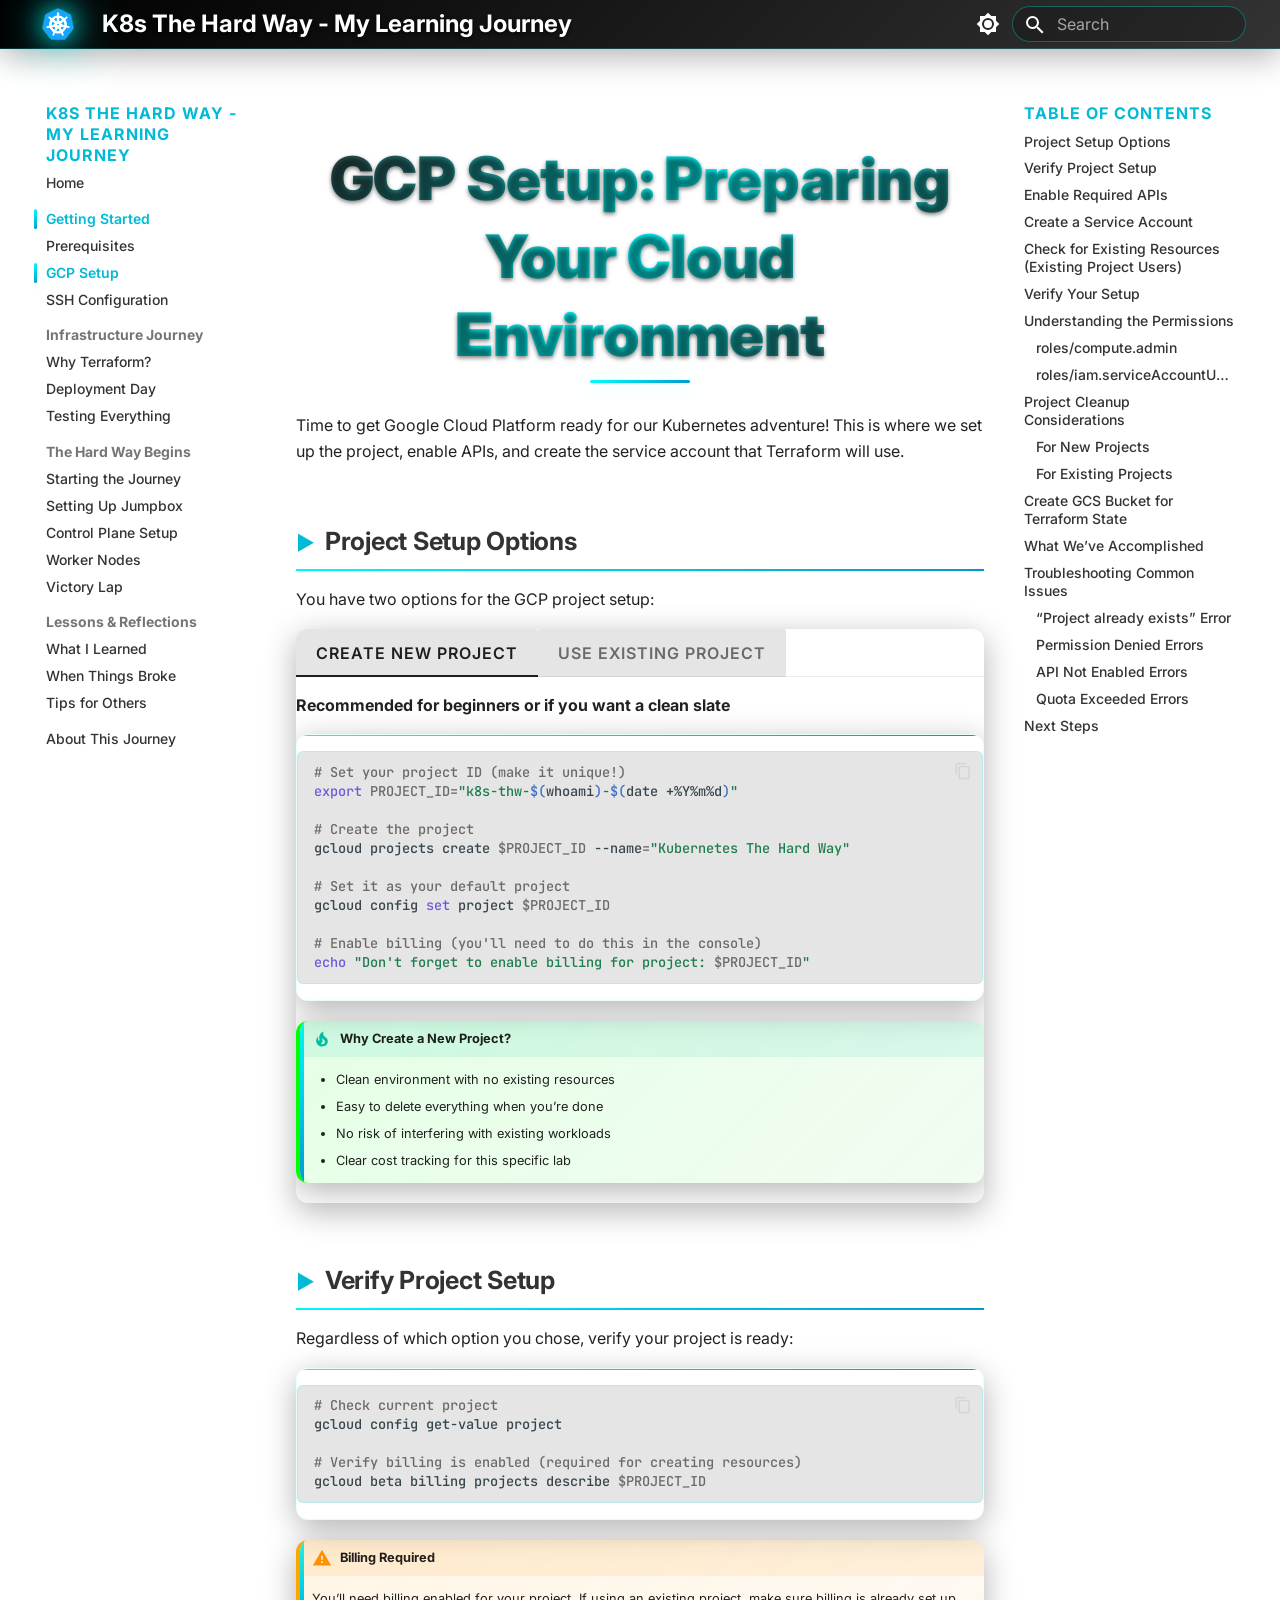
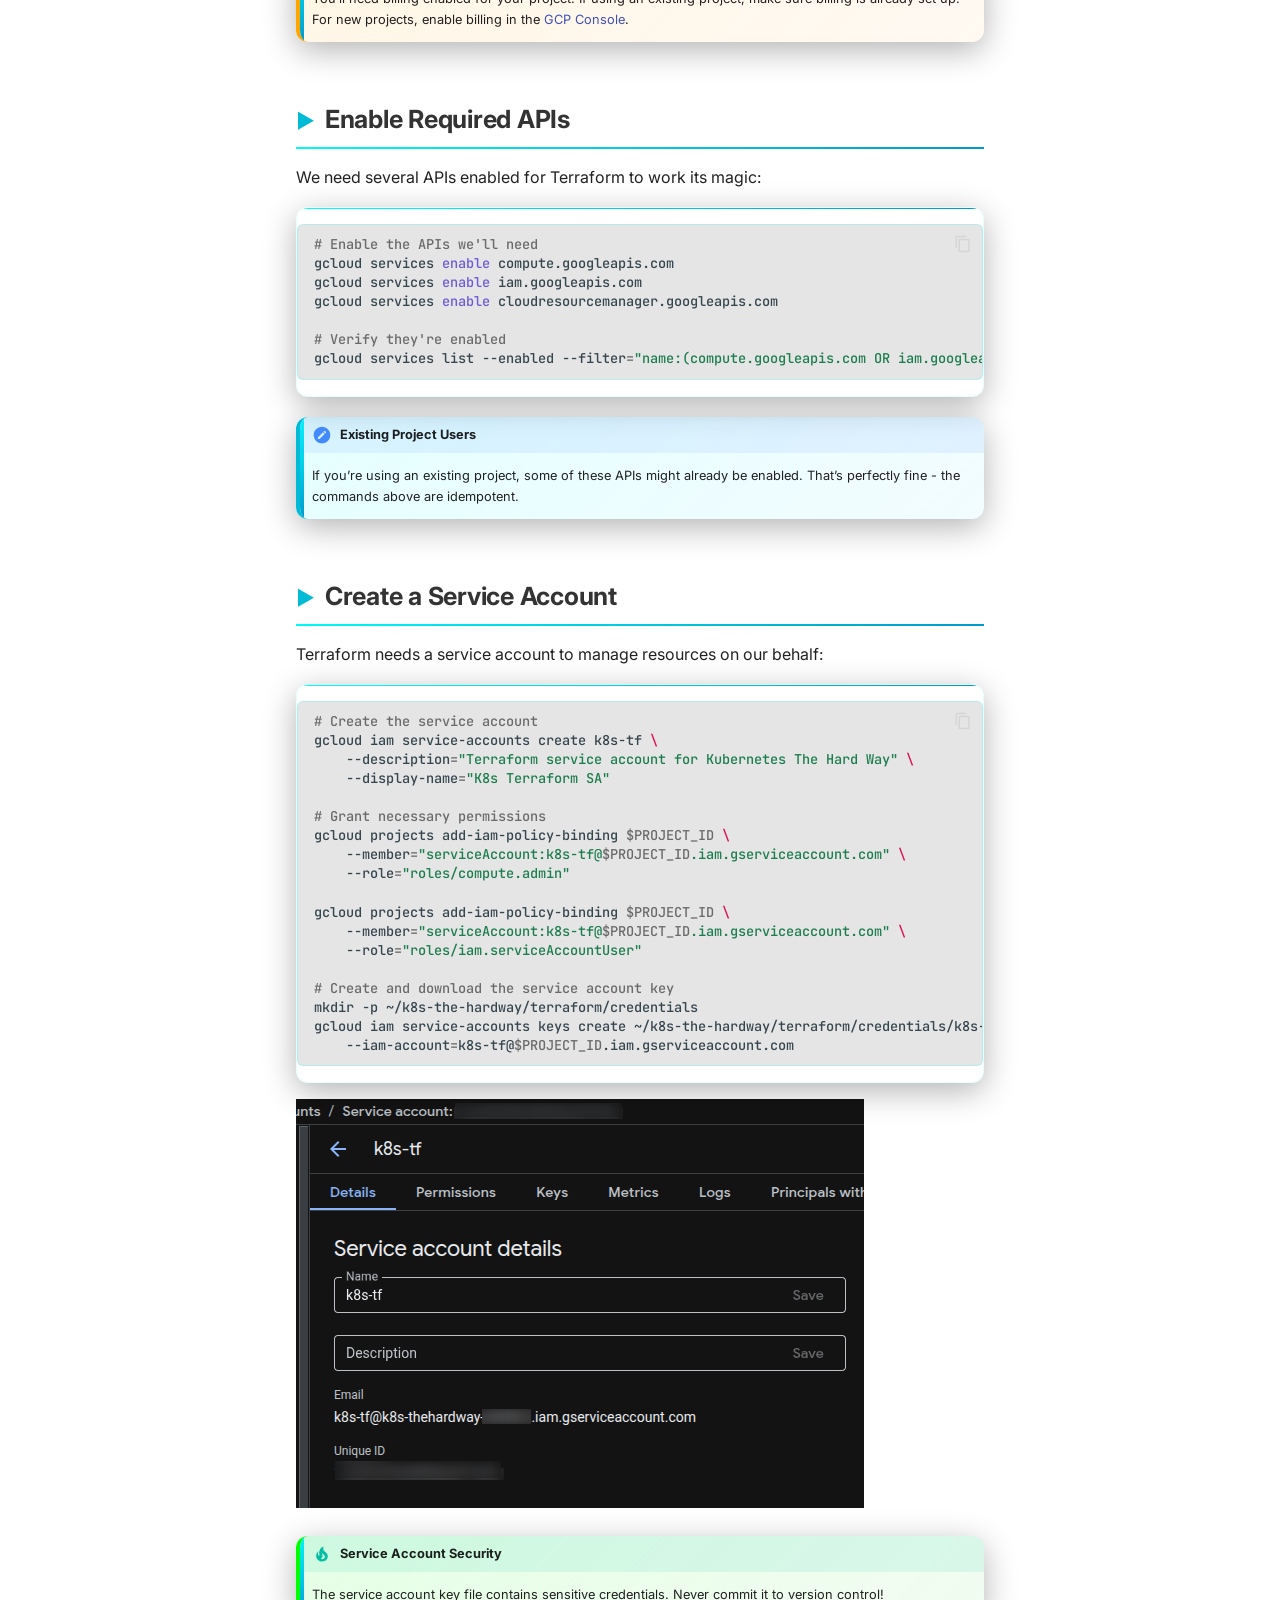
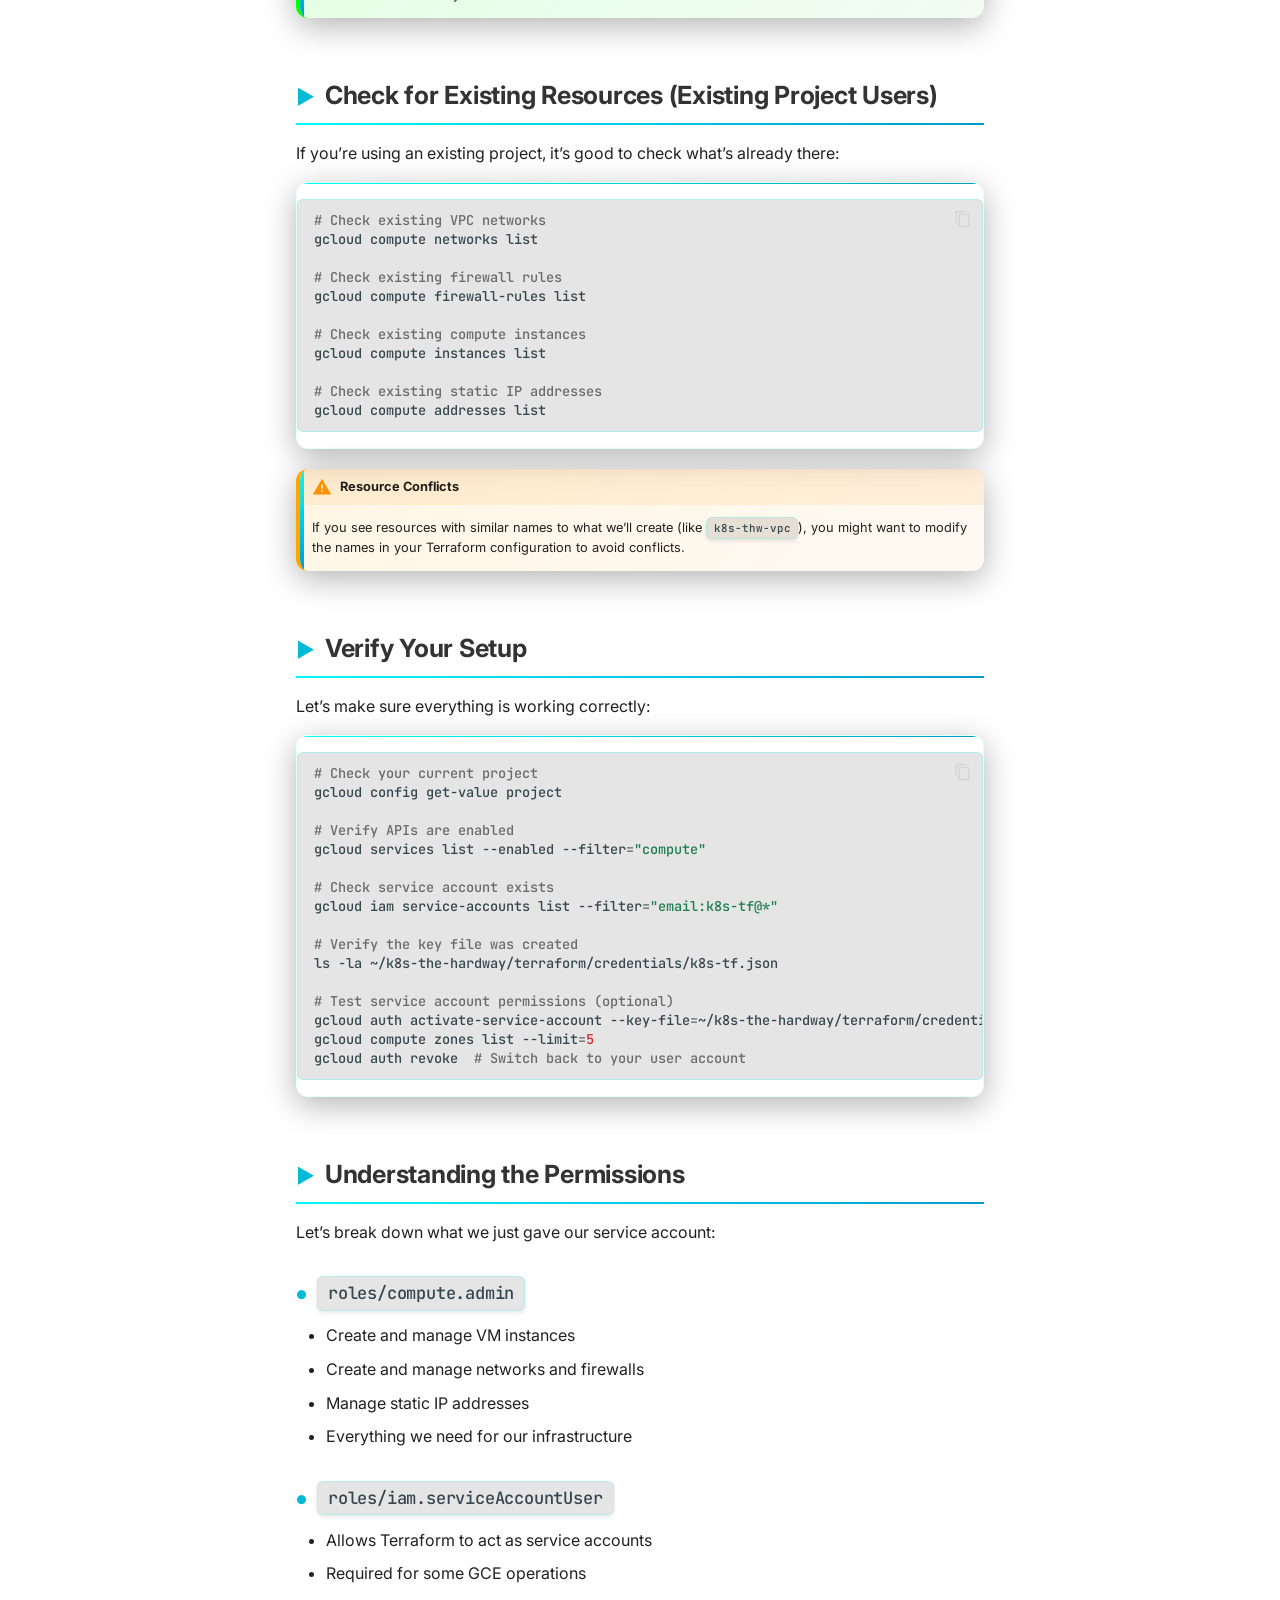
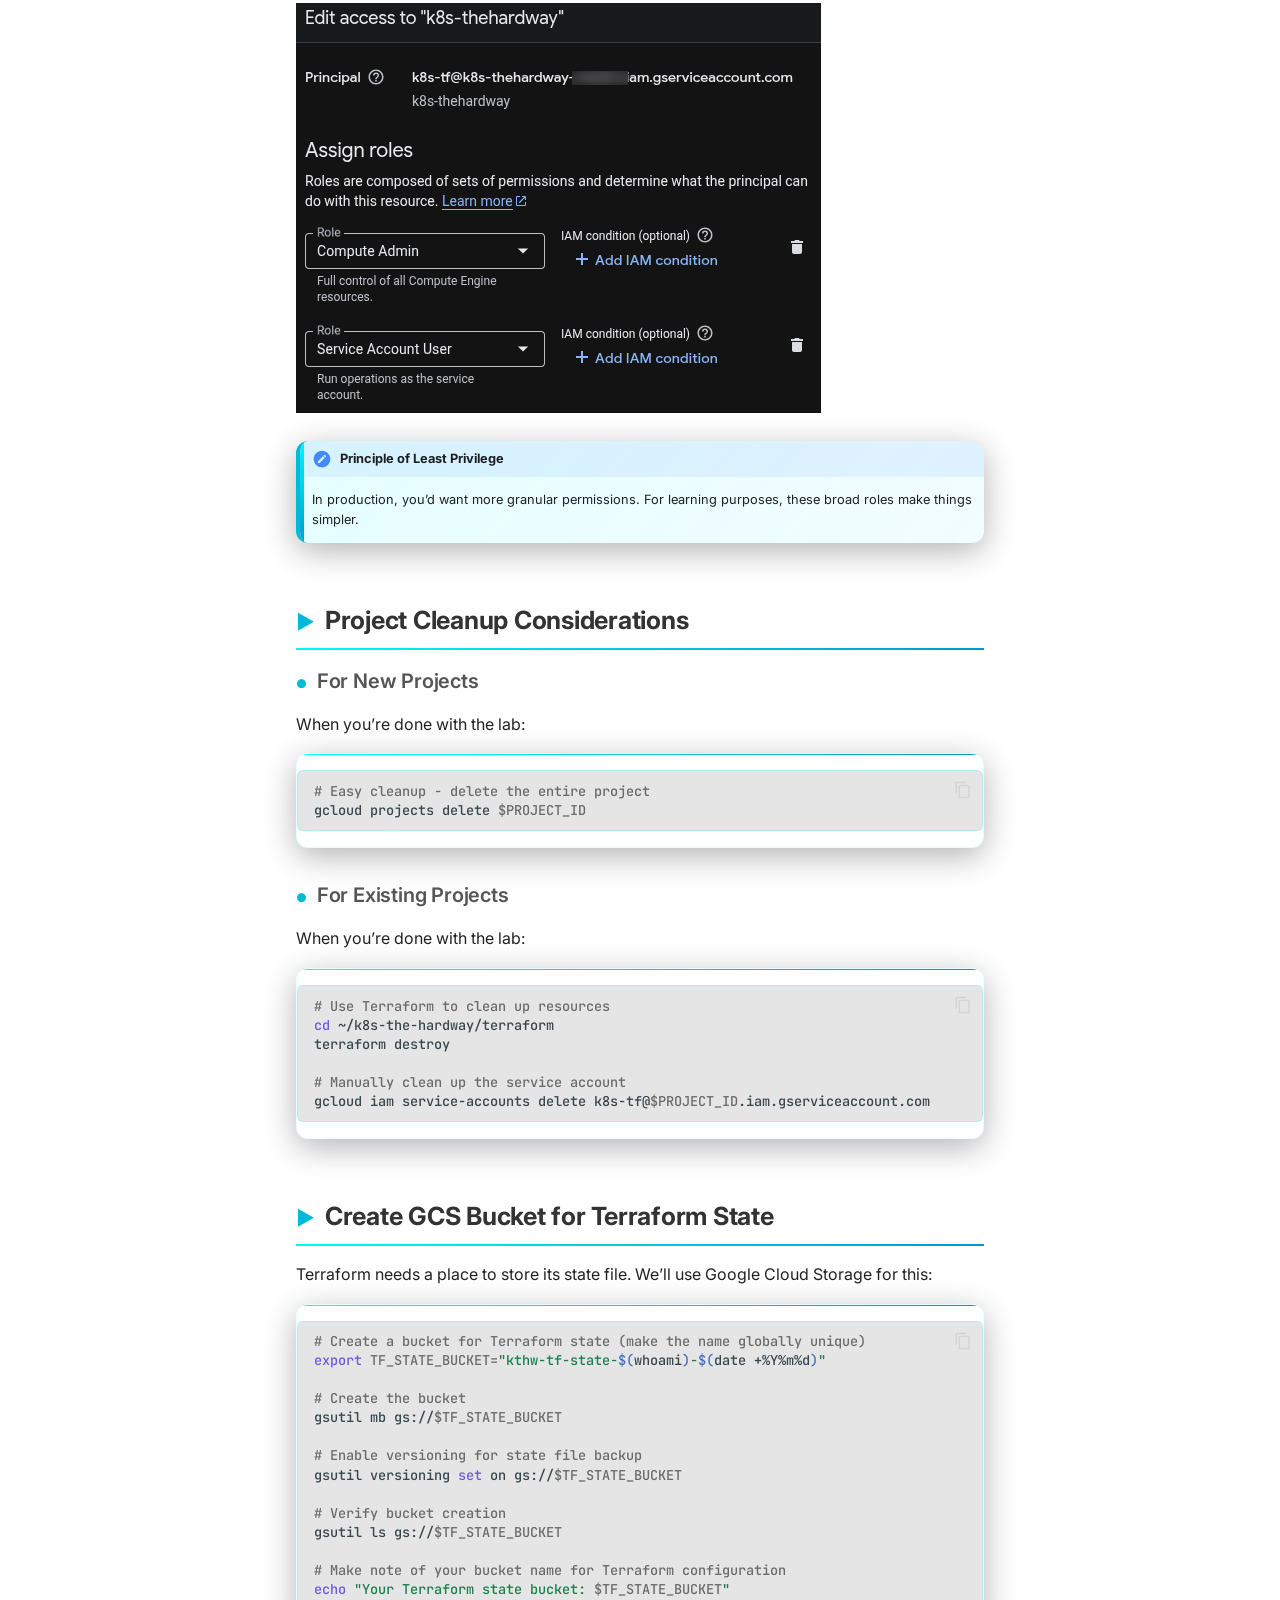
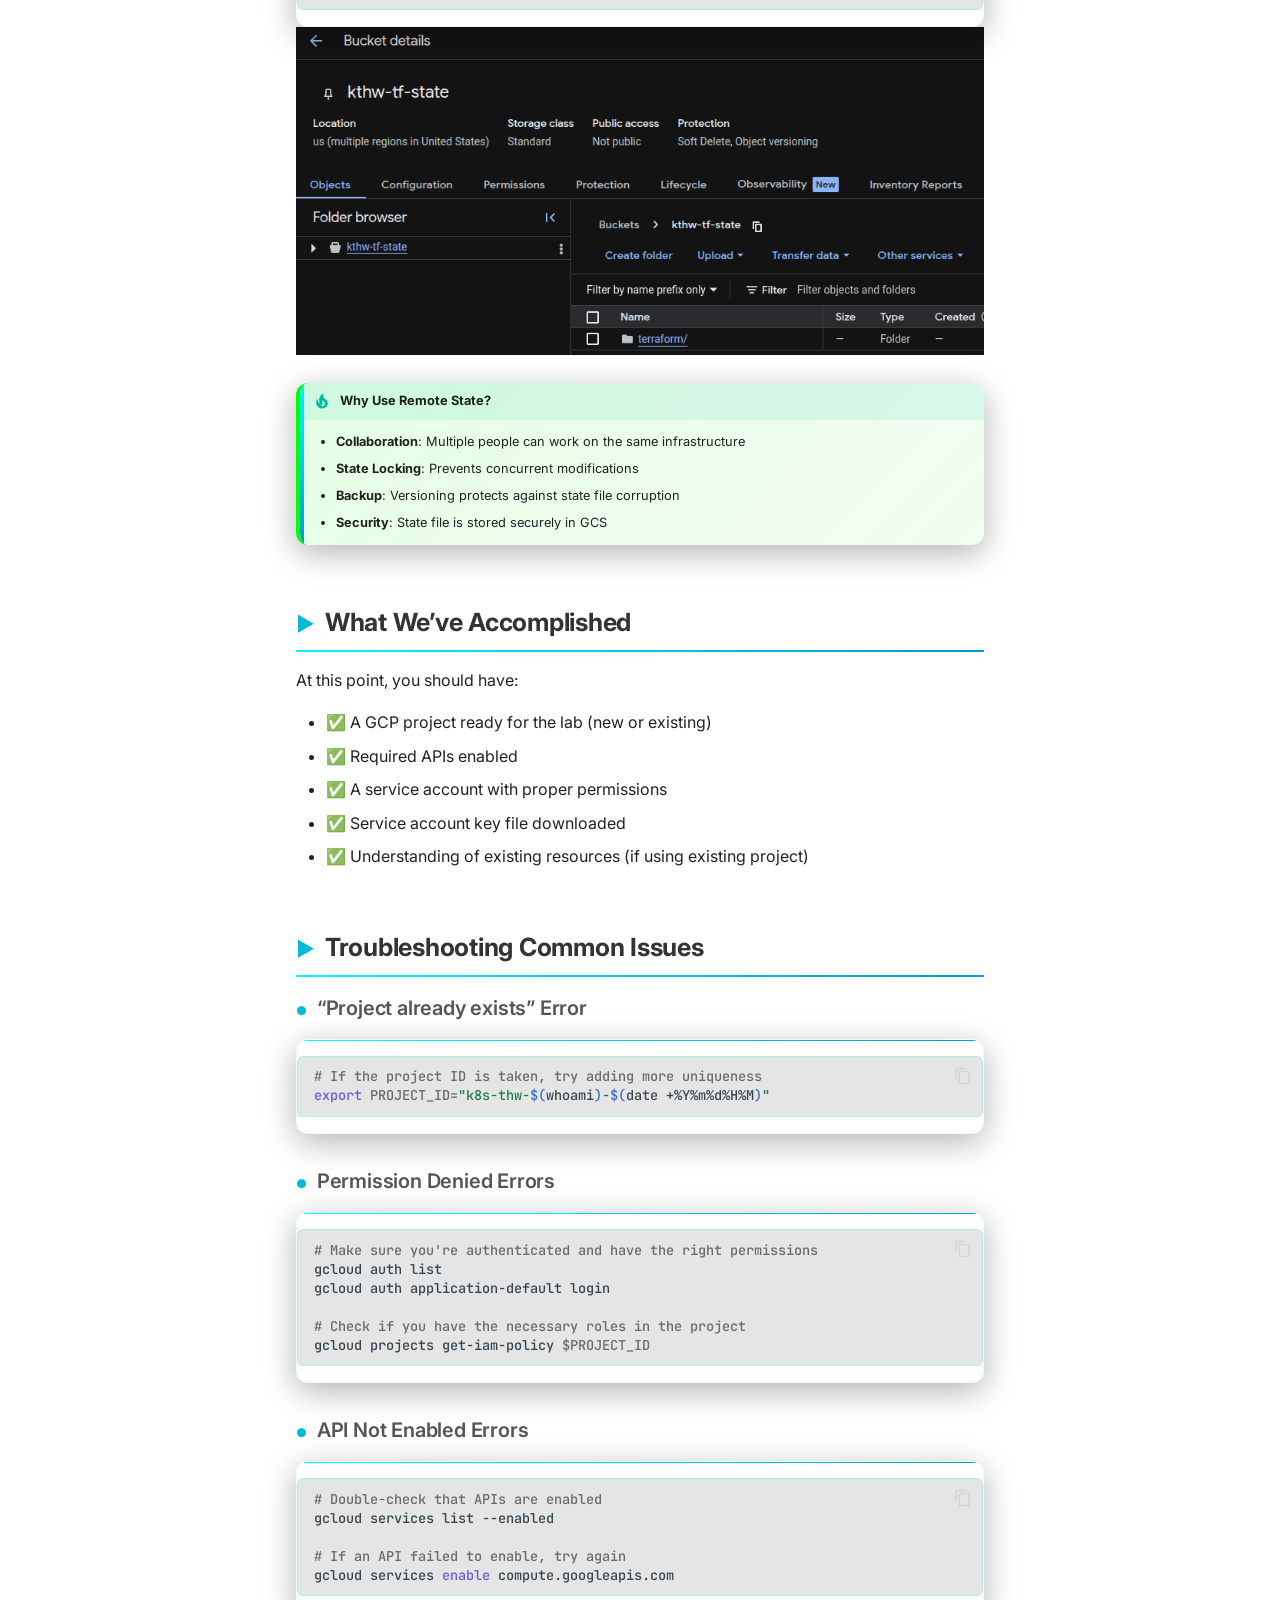
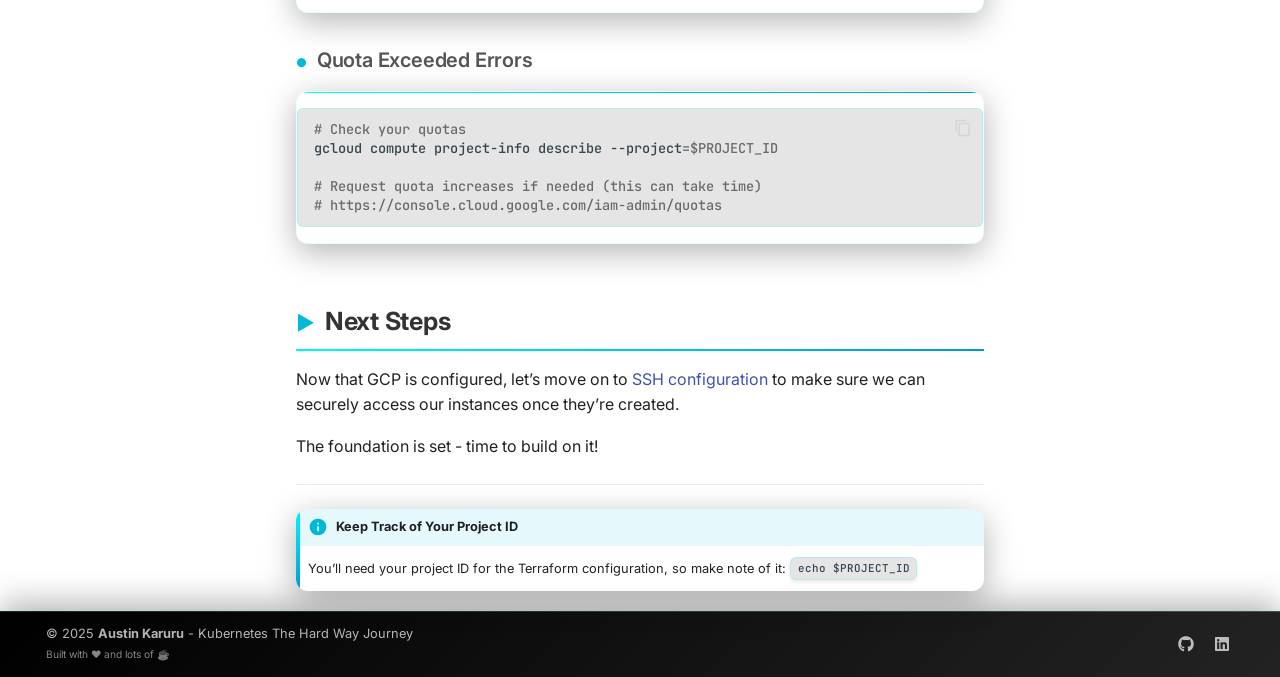
<file: setup/gcp-setup/index.html>
<!doctype html><html lang=en class=no-js> <head><meta charset=utf-8><meta name=viewport content="width=device-width,initial-scale=1"><meta name=description content="A personal journey through Kubernetes internals with Infrastructure as Code"><meta name=author content=Austin><link href=https://github.com/austinkaruru/k8s-the-hardway/setup/gcp-setup/ rel=canonical><link href=../prerequisites/ rel=prev><link href=../ssh-setup/ rel=next><link rel=icon href=../../img/favicon.ico><meta name=generator content="mkdocs-1.6.1, mkdocs-material-9.6.18"><title>GCP Setup - K8s The Hard Way - My Learning Journey</title><link rel=stylesheet href=../../assets/stylesheets/main.7e37652d.min.css><link rel=stylesheet href=../../assets/stylesheets/palette.06af60db.min.css><link rel=preconnect href=https://fonts.gstatic.com crossorigin><link rel=stylesheet href="https://fonts.googleapis.com/css?family=Inter:300,300i,400,400i,700,700i%7CJetBrains+Mono:400,400i,700,700i&display=fallback"><style>:root{--md-text-font:"Inter";--md-code-font:"JetBrains Mono"}</style><link rel=stylesheet href=../../stylesheets/modern-edgy-style.css><script>__md_scope=new URL("../..",location),__md_hash=e=>[...e].reduce(((e,_)=>(e<<5)-e+_.charCodeAt(0)),0),__md_get=(e,_=localStorage,t=__md_scope)=>JSON.parse(_.getItem(t.pathname+"."+e)),__md_set=(e,_,t=localStorage,a=__md_scope)=>{try{t.setItem(a.pathname+"."+e,JSON.stringify(_))}catch(e){}}</script></head> <body dir=ltr data-md-color-scheme=default data-md-color-primary=black data-md-color-accent=cyan> <input class=md-toggle data-md-toggle=drawer type=checkbox id=__drawer autocomplete=off> <input class=md-toggle data-md-toggle=search type=checkbox id=__search autocomplete=off> <label class=md-overlay for=__drawer></label> <div data-md-component=skip> <a href=#gcp-setup-preparing-your-cloud-environment class=md-skip> Skip to content </a> </div> <div data-md-component=announce> </div> <header class="md-header md-header--shadow" data-md-component=header> <nav class="md-header__inner md-grid" aria-label=Header> <a href=../.. title="K8s The Hard Way - My Learning Journey" class="md-header__button md-logo" aria-label="K8s The Hard Way - My Learning Journey" data-md-component=logo> <img src=../../img/favicon.ico alt=logo> </a> <label class="md-header__button md-icon" for=__drawer> <svg xmlns=http://www.w3.org/2000/svg viewbox="0 0 24 24"><path d="M3 6h18v2H3zm0 5h18v2H3zm0 5h18v2H3z"/></svg> </label> <div class=md-header__title data-md-component=header-title> <div class=md-header__ellipsis> <div class=md-header__topic> <span class=md-ellipsis> K8s The Hard Way - My Learning Journey </span> </div> <div class=md-header__topic data-md-component=header-topic> <span class=md-ellipsis> GCP Setup </span> </div> </div> </div> <form class=md-header__option data-md-component=palette> <input class=md-option data-md-color-media data-md-color-scheme=default data-md-color-primary=black data-md-color-accent=cyan aria-label="Switch to dark mode" type=radio name=__palette id=__palette_0> <label class="md-header__button md-icon" title="Switch to dark mode" for=__palette_1 hidden> <svg xmlns=http://www.w3.org/2000/svg viewbox="0 0 24 24"><path d="M12 8a4 4 0 0 0-4 4 4 4 0 0 0 4 4 4 4 0 0 0 4-4 4 4 0 0 0-4-4m0 10a6 6 0 0 1-6-6 6 6 0 0 1 6-6 6 6 0 0 1 6 6 6 6 0 0 1-6 6m8-9.31V4h-4.69L12 .69 8.69 4H4v4.69L.69 12 4 15.31V20h4.69L12 23.31 15.31 20H20v-4.69L23.31 12z"/></svg> </label> <input class=md-option data-md-color-media data-md-color-scheme=slate data-md-color-primary=black data-md-color-accent=cyan aria-label="Switch to light mode" type=radio name=__palette id=__palette_1> <label class="md-header__button md-icon" title="Switch to light mode" for=__palette_0 hidden> <svg xmlns=http://www.w3.org/2000/svg viewbox="0 0 24 24"><path d="M12 18c-.89 0-1.74-.2-2.5-.55C11.56 16.5 13 14.42 13 12s-1.44-4.5-3.5-5.45C10.26 6.2 11.11 6 12 6a6 6 0 0 1 6 6 6 6 0 0 1-6 6m8-9.31V4h-4.69L12 .69 8.69 4H4v4.69L.69 12 4 15.31V20h4.69L12 23.31 15.31 20H20v-4.69L23.31 12z"/></svg> </label> </form> <script>var palette=__md_get("__palette");if(palette&&palette.color){if("(prefers-color-scheme)"===palette.color.media){var media=matchMedia("(prefers-color-scheme: light)"),input=document.querySelector(media.matches?"[data-md-color-media='(prefers-color-scheme: light)']":"[data-md-color-media='(prefers-color-scheme: dark)']");palette.color.media=input.getAttribute("data-md-color-media"),palette.color.scheme=input.getAttribute("data-md-color-scheme"),palette.color.primary=input.getAttribute("data-md-color-primary"),palette.color.accent=input.getAttribute("data-md-color-accent")}for(var[key,value]of Object.entries(palette.color))document.body.setAttribute("data-md-color-"+key,value)}</script> <label class="md-header__button md-icon" for=__search> <svg xmlns=http://www.w3.org/2000/svg viewbox="0 0 24 24"><path d="M9.5 3A6.5 6.5 0 0 1 16 9.5c0 1.61-.59 3.09-1.56 4.23l.27.27h.79l5 5-1.5 1.5-5-5v-.79l-.27-.27A6.52 6.52 0 0 1 9.5 16 6.5 6.5 0 0 1 3 9.5 6.5 6.5 0 0 1 9.5 3m0 2C7 5 5 7 5 9.5S7 14 9.5 14 14 12 14 9.5 12 5 9.5 5"/></svg> </label> <div class=md-search data-md-component=search role=dialog> <label class=md-search__overlay for=__search></label> <div class=md-search__inner role=search> <form class=md-search__form name=search> <input type=text class=md-search__input name=query aria-label=Search placeholder=Search autocapitalize=off autocorrect=off autocomplete=off spellcheck=false data-md-component=search-query required> <label class="md-search__icon md-icon" for=__search> <svg xmlns=http://www.w3.org/2000/svg viewbox="0 0 24 24"><path d="M9.5 3A6.5 6.5 0 0 1 16 9.5c0 1.61-.59 3.09-1.56 4.23l.27.27h.79l5 5-1.5 1.5-5-5v-.79l-.27-.27A6.52 6.52 0 0 1 9.5 16 6.5 6.5 0 0 1 3 9.5 6.5 6.5 0 0 1 9.5 3m0 2C7 5 5 7 5 9.5S7 14 9.5 14 14 12 14 9.5 12 5 9.5 5"/></svg> <svg xmlns=http://www.w3.org/2000/svg viewbox="0 0 24 24"><path d="M20 11v2H8l5.5 5.5-1.42 1.42L4.16 12l7.92-7.92L13.5 5.5 8 11z"/></svg> </label> <nav class=md-search__options aria-label=Search> <a href=javascript:void(0) class="md-search__icon md-icon" title=Share aria-label=Share data-clipboard data-clipboard-text data-md-component=search-share tabindex=-1> <svg xmlns=http://www.w3.org/2000/svg viewbox="0 0 24 24"><path d="M18 16.08c-.76 0-1.44.3-1.96.77L8.91 12.7c.05-.23.09-.46.09-.7s-.04-.47-.09-.7l7.05-4.11c.54.5 1.25.81 2.04.81a3 3 0 0 0 3-3 3 3 0 0 0-3-3 3 3 0 0 0-3 3c0 .24.04.47.09.7L8.04 9.81C7.5 9.31 6.79 9 6 9a3 3 0 0 0-3 3 3 3 0 0 0 3 3c.79 0 1.5-.31 2.04-.81l7.12 4.15c-.05.21-.08.43-.08.66 0 1.61 1.31 2.91 2.92 2.91s2.92-1.3 2.92-2.91A2.92 2.92 0 0 0 18 16.08"/></svg> </a> <button type=reset class="md-search__icon md-icon" title=Clear aria-label=Clear tabindex=-1> <svg xmlns=http://www.w3.org/2000/svg viewbox="0 0 24 24"><path d="M19 6.41 17.59 5 12 10.59 6.41 5 5 6.41 10.59 12 5 17.59 6.41 19 12 13.41 17.59 19 19 17.59 13.41 12z"/></svg> </button> </nav> <div class=md-search__suggest data-md-component=search-suggest></div> </form> <div class=md-search__output> <div class=md-search__scrollwrap tabindex=0 data-md-scrollfix> <div class=md-search-result data-md-component=search-result> <div class=md-search-result__meta> Initializing search </div> <ol class=md-search-result__list role=presentation></ol> </div> </div> </div> </div> </div> </nav> </header> <div class=md-container data-md-component=container> <main class=md-main data-md-component=main> <div class="md-main__inner md-grid"> <div class="md-sidebar md-sidebar--primary" data-md-component=sidebar data-md-type=navigation> <div class=md-sidebar__scrollwrap> <div class=md-sidebar__inner> <nav class="md-nav md-nav--primary" aria-label=Navigation data-md-level=0> <label class=md-nav__title for=__drawer> <a href=../.. title="K8s The Hard Way - My Learning Journey" class="md-nav__button md-logo" aria-label="K8s The Hard Way - My Learning Journey" data-md-component=logo> <img src=../../img/favicon.ico alt=logo> </a> K8s The Hard Way - My Learning Journey </label> <ul class=md-nav__list data-md-scrollfix> <li class=md-nav__item> <a href=../.. class=md-nav__link> <span class=md-ellipsis> Home </span> </a> </li> <li class="md-nav__item md-nav__item--active md-nav__item--section md-nav__item--nested"> <input class="md-nav__toggle md-toggle " type=checkbox id=__nav_2 checked> <label class=md-nav__link for=__nav_2 id=__nav_2_label tabindex> <span class=md-ellipsis> Getting Started </span> <span class="md-nav__icon md-icon"></span> </label> <nav class=md-nav data-md-level=1 aria-labelledby=__nav_2_label aria-expanded=true> <label class=md-nav__title for=__nav_2> <span class="md-nav__icon md-icon"></span> Getting Started </label> <ul class=md-nav__list data-md-scrollfix> <li class=md-nav__item> <a href=../prerequisites/ class=md-nav__link> <span class=md-ellipsis> Prerequisites </span> </a> </li> <li class="md-nav__item md-nav__item--active"> <input class="md-nav__toggle md-toggle" type=checkbox id=__toc> <label class="md-nav__link md-nav__link--active" for=__toc> <span class=md-ellipsis> GCP Setup </span> <span class="md-nav__icon md-icon"></span> </label> <a href=./ class="md-nav__link md-nav__link--active"> <span class=md-ellipsis> GCP Setup </span> </a> <nav class="md-nav md-nav--secondary" aria-label="Table of contents"> <label class=md-nav__title for=__toc> <span class="md-nav__icon md-icon"></span> Table of contents </label> <ul class=md-nav__list data-md-component=toc data-md-scrollfix> <li class=md-nav__item> <a href=#project-setup-options class=md-nav__link> <span class=md-ellipsis> Project Setup Options </span> </a> </li> <li class=md-nav__item> <a href=#verify-project-setup class=md-nav__link> <span class=md-ellipsis> Verify Project Setup </span> </a> </li> <li class=md-nav__item> <a href=#enable-required-apis class=md-nav__link> <span class=md-ellipsis> Enable Required APIs </span> </a> </li> <li class=md-nav__item> <a href=#create-a-service-account class=md-nav__link> <span class=md-ellipsis> Create a Service Account </span> </a> </li> <li class=md-nav__item> <a href=#check-for-existing-resources-existing-project-users class=md-nav__link> <span class=md-ellipsis> Check for Existing Resources (Existing Project Users) </span> </a> </li> <li class=md-nav__item> <a href=#verify-your-setup class=md-nav__link> <span class=md-ellipsis> Verify Your Setup </span> </a> </li> <li class=md-nav__item> <a href=#understanding-the-permissions class=md-nav__link> <span class=md-ellipsis> Understanding the Permissions </span> </a> <nav class=md-nav aria-label="Understanding the Permissions"> <ul class=md-nav__list> <li class=md-nav__item> <a href=#rolescomputeadmin class=md-nav__link> <span class=md-ellipsis> roles/compute.admin </span> </a> </li> <li class=md-nav__item> <a href=#rolesiamserviceaccountuser class=md-nav__link> <span class=md-ellipsis> roles/iam.serviceAccountUser </span> </a> </li> </ul> </nav> </li> <li class=md-nav__item> <a href=#project-cleanup-considerations class=md-nav__link> <span class=md-ellipsis> Project Cleanup Considerations </span> </a> <nav class=md-nav aria-label="Project Cleanup Considerations"> <ul class=md-nav__list> <li class=md-nav__item> <a href=#for-new-projects class=md-nav__link> <span class=md-ellipsis> For New Projects </span> </a> </li> <li class=md-nav__item> <a href=#for-existing-projects class=md-nav__link> <span class=md-ellipsis> For Existing Projects </span> </a> </li> </ul> </nav> </li> <li class=md-nav__item> <a href=#create-gcs-bucket-for-terraform-state class=md-nav__link> <span class=md-ellipsis> Create GCS Bucket for Terraform State </span> </a> </li> <li class=md-nav__item> <a href=#what-weve-accomplished class=md-nav__link> <span class=md-ellipsis> What We&rsquo;ve Accomplished </span> </a> </li> <li class=md-nav__item> <a href=#troubleshooting-common-issues class=md-nav__link> <span class=md-ellipsis> Troubleshooting Common Issues </span> </a> <nav class=md-nav aria-label="Troubleshooting Common Issues"> <ul class=md-nav__list> <li class=md-nav__item> <a href=#project-already-exists-error class=md-nav__link> <span class=md-ellipsis> &ldquo;Project already exists&rdquo; Error </span> </a> </li> <li class=md-nav__item> <a href=#permission-denied-errors class=md-nav__link> <span class=md-ellipsis> Permission Denied Errors </span> </a> </li> <li class=md-nav__item> <a href=#api-not-enabled-errors class=md-nav__link> <span class=md-ellipsis> API Not Enabled Errors </span> </a> </li> <li class=md-nav__item> <a href=#quota-exceeded-errors class=md-nav__link> <span class=md-ellipsis> Quota Exceeded Errors </span> </a> </li> </ul> </nav> </li> <li class=md-nav__item> <a href=#next-steps class=md-nav__link> <span class=md-ellipsis> Next Steps </span> </a> </li> </ul> </nav> </li> <li class=md-nav__item> <a href=../ssh-setup/ class=md-nav__link> <span class=md-ellipsis> SSH Configuration </span> </a> </li> </ul> </nav> </li> <li class="md-nav__item md-nav__item--section md-nav__item--nested"> <input class="md-nav__toggle md-toggle md-toggle--indeterminate" type=checkbox id=__nav_3> <label class=md-nav__link for=__nav_3 id=__nav_3_label tabindex> <span class=md-ellipsis> Infrastructure Journey </span> <span class="md-nav__icon md-icon"></span> </label> <nav class=md-nav data-md-level=1 aria-labelledby=__nav_3_label aria-expanded=false> <label class=md-nav__title for=__nav_3> <span class="md-nav__icon md-icon"></span> Infrastructure Journey </label> <ul class=md-nav__list data-md-scrollfix> <li class=md-nav__item> <a href=../../infrastructure/terraform-overview/ class=md-nav__link> <span class=md-ellipsis> Why Terraform? </span> </a> </li> <li class=md-nav__item> <a href=../../infrastructure/terraform-deployment/ class=md-nav__link> <span class=md-ellipsis> Deployment Day </span> </a> </li> <li class=md-nav__item> <a href=../../infrastructure/validation/ class=md-nav__link> <span class=md-ellipsis> Testing Everything </span> </a> </li> </ul> </nav> </li> <li class="md-nav__item md-nav__item--section md-nav__item--nested"> <input class="md-nav__toggle md-toggle md-toggle--indeterminate" type=checkbox id=__nav_4> <label class=md-nav__link for=__nav_4 id=__nav_4_label tabindex> <span class=md-ellipsis> The Hard Way Begins </span> <span class="md-nav__icon md-icon"></span> </label> <nav class=md-nav data-md-level=1 aria-labelledby=__nav_4_label aria-expanded=false> <label class=md-nav__title for=__nav_4> <span class="md-nav__icon md-icon"></span> The Hard Way Begins </label> <ul class=md-nav__list data-md-scrollfix> <li class=md-nav__item> <a href=../../kubernetes/manual-setup/ class=md-nav__link> <span class=md-ellipsis> Starting the Journey </span> </a> </li> <li class=md-nav__item> <a href=../../kubernetes/jumpbox/ class=md-nav__link> <span class=md-ellipsis> Setting Up Jumpbox </span> </a> </li> <li class=md-nav__item> <a href=../../kubernetes/control-plane.md class=md-nav__link> <span class=md-ellipsis> Control Plane Setup </span> </a> </li> <li class=md-nav__item> <a href=../../kubernetes/worker-nodes.md class=md-nav__link> <span class=md-ellipsis> Worker Nodes </span> </a> </li> <li class=md-nav__item> <a href=../../kubernetes/cluster-validation.md class=md-nav__link> <span class=md-ellipsis> Victory Lap </span> </a> </li> </ul> </nav> </li> <li class="md-nav__item md-nav__item--section md-nav__item--nested"> <input class="md-nav__toggle md-toggle md-toggle--indeterminate" type=checkbox id=__nav_5> <label class=md-nav__link for=__nav_5 id=__nav_5_label tabindex> <span class=md-ellipsis> Lessons & Reflections </span> <span class="md-nav__icon md-icon"></span> </label> <nav class=md-nav data-md-level=1 aria-labelledby=__nav_5_label aria-expanded=false> <label class=md-nav__title for=__nav_5> <span class="md-nav__icon md-icon"></span> Lessons & Reflections </label> <ul class=md-nav__list data-md-scrollfix> <li class=md-nav__item> <a href=../../lessons/what-i-learned.md class=md-nav__link> <span class=md-ellipsis> What I Learned </span> </a> </li> <li class=md-nav__item> <a href=../../lessons/troubleshooting.md class=md-nav__link> <span class=md-ellipsis> When Things Broke </span> </a> </li> <li class=md-nav__item> <a href=../../lessons/tips-and-tricks.md class=md-nav__link> <span class=md-ellipsis> Tips for Others </span> </a> </li> </ul> </nav> </li> <li class=md-nav__item> <a href=../../about/ class=md-nav__link> <span class=md-ellipsis> About This Journey </span> </a> </li> </ul> </nav> </div> </div> </div> <div class="md-sidebar md-sidebar--secondary" data-md-component=sidebar data-md-type=toc> <div class=md-sidebar__scrollwrap> <div class=md-sidebar__inner> <nav class="md-nav md-nav--secondary" aria-label="Table of contents"> <label class=md-nav__title for=__toc> <span class="md-nav__icon md-icon"></span> Table of contents </label> <ul class=md-nav__list data-md-component=toc data-md-scrollfix> <li class=md-nav__item> <a href=#project-setup-options class=md-nav__link> <span class=md-ellipsis> Project Setup Options </span> </a> </li> <li class=md-nav__item> <a href=#verify-project-setup class=md-nav__link> <span class=md-ellipsis> Verify Project Setup </span> </a> </li> <li class=md-nav__item> <a href=#enable-required-apis class=md-nav__link> <span class=md-ellipsis> Enable Required APIs </span> </a> </li> <li class=md-nav__item> <a href=#create-a-service-account class=md-nav__link> <span class=md-ellipsis> Create a Service Account </span> </a> </li> <li class=md-nav__item> <a href=#check-for-existing-resources-existing-project-users class=md-nav__link> <span class=md-ellipsis> Check for Existing Resources (Existing Project Users) </span> </a> </li> <li class=md-nav__item> <a href=#verify-your-setup class=md-nav__link> <span class=md-ellipsis> Verify Your Setup </span> </a> </li> <li class=md-nav__item> <a href=#understanding-the-permissions class=md-nav__link> <span class=md-ellipsis> Understanding the Permissions </span> </a> <nav class=md-nav aria-label="Understanding the Permissions"> <ul class=md-nav__list> <li class=md-nav__item> <a href=#rolescomputeadmin class=md-nav__link> <span class=md-ellipsis> roles/compute.admin </span> </a> </li> <li class=md-nav__item> <a href=#rolesiamserviceaccountuser class=md-nav__link> <span class=md-ellipsis> roles/iam.serviceAccountUser </span> </a> </li> </ul> </nav> </li> <li class=md-nav__item> <a href=#project-cleanup-considerations class=md-nav__link> <span class=md-ellipsis> Project Cleanup Considerations </span> </a> <nav class=md-nav aria-label="Project Cleanup Considerations"> <ul class=md-nav__list> <li class=md-nav__item> <a href=#for-new-projects class=md-nav__link> <span class=md-ellipsis> For New Projects </span> </a> </li> <li class=md-nav__item> <a href=#for-existing-projects class=md-nav__link> <span class=md-ellipsis> For Existing Projects </span> </a> </li> </ul> </nav> </li> <li class=md-nav__item> <a href=#create-gcs-bucket-for-terraform-state class=md-nav__link> <span class=md-ellipsis> Create GCS Bucket for Terraform State </span> </a> </li> <li class=md-nav__item> <a href=#what-weve-accomplished class=md-nav__link> <span class=md-ellipsis> What We&rsquo;ve Accomplished </span> </a> </li> <li class=md-nav__item> <a href=#troubleshooting-common-issues class=md-nav__link> <span class=md-ellipsis> Troubleshooting Common Issues </span> </a> <nav class=md-nav aria-label="Troubleshooting Common Issues"> <ul class=md-nav__list> <li class=md-nav__item> <a href=#project-already-exists-error class=md-nav__link> <span class=md-ellipsis> &ldquo;Project already exists&rdquo; Error </span> </a> </li> <li class=md-nav__item> <a href=#permission-denied-errors class=md-nav__link> <span class=md-ellipsis> Permission Denied Errors </span> </a> </li> <li class=md-nav__item> <a href=#api-not-enabled-errors class=md-nav__link> <span class=md-ellipsis> API Not Enabled Errors </span> </a> </li> <li class=md-nav__item> <a href=#quota-exceeded-errors class=md-nav__link> <span class=md-ellipsis> Quota Exceeded Errors </span> </a> </li> </ul> </nav> </li> <li class=md-nav__item> <a href=#next-steps class=md-nav__link> <span class=md-ellipsis> Next Steps </span> </a> </li> </ul> </nav> </div> </div> </div> <div class=md-content data-md-component=content> <article class="md-content__inner md-typeset"> <h1 id=gcp-setup-preparing-your-cloud-environment>GCP Setup: Preparing Your Cloud Environment</h1> <p>Time to get Google Cloud Platform ready for our Kubernetes adventure! This is where we set up the project, enable APIs, and create the service account that Terraform will use.</p> <h2 id=project-setup-options>Project Setup Options</h2> <p>You have two options for the GCP project setup:</p> <div class="tabbed-set tabbed-alternate" data-tabs=1:2><input checked=checked id=__tabbed_1_1 name=__tabbed_1 type=radio><input id=__tabbed_1_2 name=__tabbed_1 type=radio><div class=tabbed-labels><label for=__tabbed_1_1>Create New Project</label><label for=__tabbed_1_2>Use Existing Project</label></div> <div class=tabbed-content> <div class=tabbed-block> <p><strong>Recommended for beginners or if you want a clean slate</strong></p> <div class="language-bash highlight"><pre><span></span><code><span id=__span-0-1><a id=__codelineno-0-1 name=__codelineno-0-1 href=#__codelineno-0-1></a><span class=c1># Set your project ID (make it unique!)</span>
</span><span id=__span-0-2><a id=__codelineno-0-2 name=__codelineno-0-2 href=#__codelineno-0-2></a><span class=nb>export</span><span class=w> </span><span class=nv>PROJECT_ID</span><span class=o>=</span><span class=s2>&quot;k8s-thw-</span><span class=k>$(</span>whoami<span class=k>)</span><span class=s2>-</span><span class=k>$(</span>date<span class=w> </span>+%Y%m%d<span class=k>)</span><span class=s2>&quot;</span>
</span><span id=__span-0-3><a id=__codelineno-0-3 name=__codelineno-0-3 href=#__codelineno-0-3></a>
</span><span id=__span-0-4><a id=__codelineno-0-4 name=__codelineno-0-4 href=#__codelineno-0-4></a><span class=c1># Create the project</span>
</span><span id=__span-0-5><a id=__codelineno-0-5 name=__codelineno-0-5 href=#__codelineno-0-5></a>gcloud<span class=w> </span>projects<span class=w> </span>create<span class=w> </span><span class=nv>$PROJECT_ID</span><span class=w> </span>--name<span class=o>=</span><span class=s2>&quot;Kubernetes The Hard Way&quot;</span>
</span><span id=__span-0-6><a id=__codelineno-0-6 name=__codelineno-0-6 href=#__codelineno-0-6></a>
</span><span id=__span-0-7><a id=__codelineno-0-7 name=__codelineno-0-7 href=#__codelineno-0-7></a><span class=c1># Set it as your default project</span>
</span><span id=__span-0-8><a id=__codelineno-0-8 name=__codelineno-0-8 href=#__codelineno-0-8></a>gcloud<span class=w> </span>config<span class=w> </span><span class=nb>set</span><span class=w> </span>project<span class=w> </span><span class=nv>$PROJECT_ID</span>
</span><span id=__span-0-9><a id=__codelineno-0-9 name=__codelineno-0-9 href=#__codelineno-0-9></a>
</span><span id=__span-0-10><a id=__codelineno-0-10 name=__codelineno-0-10 href=#__codelineno-0-10></a><span class=c1># Enable billing (you&#39;ll need to do this in the console)</span>
</span><span id=__span-0-11><a id=__codelineno-0-11 name=__codelineno-0-11 href=#__codelineno-0-11></a><span class=nb>echo</span><span class=w> </span><span class=s2>&quot;Don&#39;t forget to enable billing for project: </span><span class=nv>$PROJECT_ID</span><span class=s2>&quot;</span>
</span></code></pre></div> <div class="admonition tip"> <p class=admonition-title>Why Create a New Project?</p> <ul> <li>Clean environment with no existing resources</li> <li>Easy to delete everything when you&rsquo;re done</li> <li>No risk of interfering with existing workloads</li> <li>Clear cost tracking for this specific lab</li> </ul> </div> </div> <div class=tabbed-block> <p><strong>Good if you already have a dedicated testing/learning project</strong></p> <div class="language-bash highlight"><pre><span></span><code><span id=__span-1-1><a id=__codelineno-1-1 name=__codelineno-1-1 href=#__codelineno-1-1></a><span class=c1># List your existing projects</span>
</span><span id=__span-1-2><a id=__codelineno-1-2 name=__codelineno-1-2 href=#__codelineno-1-2></a>gcloud<span class=w> </span>projects<span class=w> </span>list
</span><span id=__span-1-3><a id=__codelineno-1-3 name=__codelineno-1-3 href=#__codelineno-1-3></a>
</span><span id=__span-1-4><a id=__codelineno-1-4 name=__codelineno-1-4 href=#__codelineno-1-4></a><span class=c1># Set your existing project ID</span>
</span><span id=__span-1-5><a id=__codelineno-1-5 name=__codelineno-1-5 href=#__codelineno-1-5></a><span class=nb>export</span><span class=w> </span><span class=nv>PROJECT_ID</span><span class=o>=</span><span class=s2>&quot;your-existing-project-id&quot;</span>
</span><span id=__span-1-6><a id=__codelineno-1-6 name=__codelineno-1-6 href=#__codelineno-1-6></a>
</span><span id=__span-1-7><a id=__codelineno-1-7 name=__codelineno-1-7 href=#__codelineno-1-7></a><span class=c1># Set it as your default project</span>
</span><span id=__span-1-8><a id=__codelineno-1-8 name=__codelineno-1-8 href=#__codelineno-1-8></a>gcloud<span class=w> </span>config<span class=w> </span><span class=nb>set</span><span class=w> </span>project<span class=w> </span><span class=nv>$PROJECT_ID</span>
</span><span id=__span-1-9><a id=__codelineno-1-9 name=__codelineno-1-9 href=#__codelineno-1-9></a>
</span><span id=__span-1-10><a id=__codelineno-1-10 name=__codelineno-1-10 href=#__codelineno-1-10></a><span class=c1># Verify you&#39;re using the right project</span>
</span><span id=__span-1-11><a id=__codelineno-1-11 name=__codelineno-1-11 href=#__codelineno-1-11></a>gcloud<span class=w> </span>config<span class=w> </span>get-value<span class=w> </span>project
</span></code></pre></div> <div class="admonition warning"> <p class=admonition-title>Important Considerations</p> <ul> <li>Make sure this project doesn&rsquo;t contain production resources</li> <li>Check existing firewall rules that might conflict</li> <li>Verify you have sufficient quotas available</li> <li>Consider the cost impact of additional resources</li> </ul> </div> </div> </div> </div> <h2 id=verify-project-setup>Verify Project Setup</h2> <p>Regardless of which option you chose, verify your project is ready:</p> <div class="language-bash highlight"><pre><span></span><code><span id=__span-2-1><a id=__codelineno-2-1 name=__codelineno-2-1 href=#__codelineno-2-1></a><span class=c1># Check current project</span>
</span><span id=__span-2-2><a id=__codelineno-2-2 name=__codelineno-2-2 href=#__codelineno-2-2></a>gcloud<span class=w> </span>config<span class=w> </span>get-value<span class=w> </span>project
</span><span id=__span-2-3><a id=__codelineno-2-3 name=__codelineno-2-3 href=#__codelineno-2-3></a>
</span><span id=__span-2-4><a id=__codelineno-2-4 name=__codelineno-2-4 href=#__codelineno-2-4></a><span class=c1># Verify billing is enabled (required for creating resources)</span>
</span><span id=__span-2-5><a id=__codelineno-2-5 name=__codelineno-2-5 href=#__codelineno-2-5></a>gcloud<span class=w> </span>beta<span class=w> </span>billing<span class=w> </span>projects<span class=w> </span>describe<span class=w> </span><span class=nv>$PROJECT_ID</span>
</span></code></pre></div> <div class="admonition warning"> <p class=admonition-title>Billing Required</p> <p>You&rsquo;ll need billing enabled for your project. If using an existing project, make sure billing is already set up. For new projects, enable billing in the <a href=https://console.cloud.google.com/billing>GCP Console</a>.</p> </div> <h2 id=enable-required-apis>Enable Required APIs</h2> <p>We need several APIs enabled for Terraform to work its magic:</p> <div class="language-bash highlight"><pre><span></span><code><span id=__span-3-1><a id=__codelineno-3-1 name=__codelineno-3-1 href=#__codelineno-3-1></a><span class=c1># Enable the APIs we&#39;ll need</span>
</span><span id=__span-3-2><a id=__codelineno-3-2 name=__codelineno-3-2 href=#__codelineno-3-2></a>gcloud<span class=w> </span>services<span class=w> </span><span class=nb>enable</span><span class=w> </span>compute.googleapis.com
</span><span id=__span-3-3><a id=__codelineno-3-3 name=__codelineno-3-3 href=#__codelineno-3-3></a>gcloud<span class=w> </span>services<span class=w> </span><span class=nb>enable</span><span class=w> </span>iam.googleapis.com
</span><span id=__span-3-4><a id=__codelineno-3-4 name=__codelineno-3-4 href=#__codelineno-3-4></a>gcloud<span class=w> </span>services<span class=w> </span><span class=nb>enable</span><span class=w> </span>cloudresourcemanager.googleapis.com
</span><span id=__span-3-5><a id=__codelineno-3-5 name=__codelineno-3-5 href=#__codelineno-3-5></a>
</span><span id=__span-3-6><a id=__codelineno-3-6 name=__codelineno-3-6 href=#__codelineno-3-6></a><span class=c1># Verify they&#39;re enabled</span>
</span><span id=__span-3-7><a id=__codelineno-3-7 name=__codelineno-3-7 href=#__codelineno-3-7></a>gcloud<span class=w> </span>services<span class=w> </span>list<span class=w> </span>--enabled<span class=w> </span>--filter<span class=o>=</span><span class=s2>&quot;name:(compute.googleapis.com OR iam.googleapis.com)&quot;</span>
</span></code></pre></div> <div class="admonition note"> <p class=admonition-title>Existing Project Users</p> <p>If you&rsquo;re using an existing project, some of these APIs might already be enabled. That&rsquo;s perfectly fine - the commands above are idempotent.</p> </div> <h2 id=create-a-service-account>Create a Service Account</h2> <p>Terraform needs a service account to manage resources on our behalf:</p> <div class="language-bash highlight"><pre><span></span><code><span id=__span-4-1><a id=__codelineno-4-1 name=__codelineno-4-1 href=#__codelineno-4-1></a><span class=c1># Create the service account</span>
</span><span id=__span-4-2><a id=__codelineno-4-2 name=__codelineno-4-2 href=#__codelineno-4-2></a>gcloud<span class=w> </span>iam<span class=w> </span>service-accounts<span class=w> </span>create<span class=w> </span>k8s-tf<span class=w> </span><span class=se>\</span>
</span><span id=__span-4-3><a id=__codelineno-4-3 name=__codelineno-4-3 href=#__codelineno-4-3></a><span class=w>    </span>--description<span class=o>=</span><span class=s2>&quot;Terraform service account for Kubernetes The Hard Way&quot;</span><span class=w> </span><span class=se>\</span>
</span><span id=__span-4-4><a id=__codelineno-4-4 name=__codelineno-4-4 href=#__codelineno-4-4></a><span class=w>    </span>--display-name<span class=o>=</span><span class=s2>&quot;K8s Terraform SA&quot;</span>
</span><span id=__span-4-5><a id=__codelineno-4-5 name=__codelineno-4-5 href=#__codelineno-4-5></a>
</span><span id=__span-4-6><a id=__codelineno-4-6 name=__codelineno-4-6 href=#__codelineno-4-6></a><span class=c1># Grant necessary permissions</span>
</span><span id=__span-4-7><a id=__codelineno-4-7 name=__codelineno-4-7 href=#__codelineno-4-7></a>gcloud<span class=w> </span>projects<span class=w> </span>add-iam-policy-binding<span class=w> </span><span class=nv>$PROJECT_ID</span><span class=w> </span><span class=se>\</span>
</span><span id=__span-4-8><a id=__codelineno-4-8 name=__codelineno-4-8 href=#__codelineno-4-8></a><span class=w>    </span>--member<span class=o>=</span><span class=s2>&quot;serviceAccount:k8s-tf@</span><span class=nv>$PROJECT_ID</span><span class=s2>.iam.gserviceaccount.com&quot;</span><span class=w> </span><span class=se>\</span>
</span><span id=__span-4-9><a id=__codelineno-4-9 name=__codelineno-4-9 href=#__codelineno-4-9></a><span class=w>    </span>--role<span class=o>=</span><span class=s2>&quot;roles/compute.admin&quot;</span>
</span><span id=__span-4-10><a id=__codelineno-4-10 name=__codelineno-4-10 href=#__codelineno-4-10></a>
</span><span id=__span-4-11><a id=__codelineno-4-11 name=__codelineno-4-11 href=#__codelineno-4-11></a>gcloud<span class=w> </span>projects<span class=w> </span>add-iam-policy-binding<span class=w> </span><span class=nv>$PROJECT_ID</span><span class=w> </span><span class=se>\</span>
</span><span id=__span-4-12><a id=__codelineno-4-12 name=__codelineno-4-12 href=#__codelineno-4-12></a><span class=w>    </span>--member<span class=o>=</span><span class=s2>&quot;serviceAccount:k8s-tf@</span><span class=nv>$PROJECT_ID</span><span class=s2>.iam.gserviceaccount.com&quot;</span><span class=w> </span><span class=se>\</span>
</span><span id=__span-4-13><a id=__codelineno-4-13 name=__codelineno-4-13 href=#__codelineno-4-13></a><span class=w>    </span>--role<span class=o>=</span><span class=s2>&quot;roles/iam.serviceAccountUser&quot;</span>
</span><span id=__span-4-14><a id=__codelineno-4-14 name=__codelineno-4-14 href=#__codelineno-4-14></a>
</span><span id=__span-4-15><a id=__codelineno-4-15 name=__codelineno-4-15 href=#__codelineno-4-15></a><span class=c1># Create and download the service account key</span>
</span><span id=__span-4-16><a id=__codelineno-4-16 name=__codelineno-4-16 href=#__codelineno-4-16></a>mkdir<span class=w> </span>-p<span class=w> </span>~/k8s-the-hardway/terraform/credentials
</span><span id=__span-4-17><a id=__codelineno-4-17 name=__codelineno-4-17 href=#__codelineno-4-17></a>gcloud<span class=w> </span>iam<span class=w> </span>service-accounts<span class=w> </span>keys<span class=w> </span>create<span class=w> </span>~/k8s-the-hardway/terraform/credentials/k8s-tf.json<span class=w> </span><span class=se>\</span>
</span><span id=__span-4-18><a id=__codelineno-4-18 name=__codelineno-4-18 href=#__codelineno-4-18></a><span class=w>    </span>--iam-account<span class=o>=</span>k8s-tf@<span class=nv>$PROJECT_ID</span>.iam.gserviceaccount.com
</span></code></pre></div> <p><img alt="My Service Account" src=../../img/doc-images/k8s-tf-sa.png></p> <div class="admonition tip"> <p class=admonition-title>Service Account Security</p> <p>The service account key file contains sensitive credentials. Never commit it to version control!</p> </div> <h2 id=check-for-existing-resources-existing-project-users>Check for Existing Resources (Existing Project Users)</h2> <p>If you&rsquo;re using an existing project, it&rsquo;s good to check what&rsquo;s already there:</p> <div class="language-bash highlight"><pre><span></span><code><span id=__span-5-1><a id=__codelineno-5-1 name=__codelineno-5-1 href=#__codelineno-5-1></a><span class=c1># Check existing VPC networks</span>
</span><span id=__span-5-2><a id=__codelineno-5-2 name=__codelineno-5-2 href=#__codelineno-5-2></a>gcloud<span class=w> </span>compute<span class=w> </span>networks<span class=w> </span>list
</span><span id=__span-5-3><a id=__codelineno-5-3 name=__codelineno-5-3 href=#__codelineno-5-3></a>
</span><span id=__span-5-4><a id=__codelineno-5-4 name=__codelineno-5-4 href=#__codelineno-5-4></a><span class=c1># Check existing firewall rules</span>
</span><span id=__span-5-5><a id=__codelineno-5-5 name=__codelineno-5-5 href=#__codelineno-5-5></a>gcloud<span class=w> </span>compute<span class=w> </span>firewall-rules<span class=w> </span>list
</span><span id=__span-5-6><a id=__codelineno-5-6 name=__codelineno-5-6 href=#__codelineno-5-6></a>
</span><span id=__span-5-7><a id=__codelineno-5-7 name=__codelineno-5-7 href=#__codelineno-5-7></a><span class=c1># Check existing compute instances</span>
</span><span id=__span-5-8><a id=__codelineno-5-8 name=__codelineno-5-8 href=#__codelineno-5-8></a>gcloud<span class=w> </span>compute<span class=w> </span>instances<span class=w> </span>list
</span><span id=__span-5-9><a id=__codelineno-5-9 name=__codelineno-5-9 href=#__codelineno-5-9></a>
</span><span id=__span-5-10><a id=__codelineno-5-10 name=__codelineno-5-10 href=#__codelineno-5-10></a><span class=c1># Check existing static IP addresses</span>
</span><span id=__span-5-11><a id=__codelineno-5-11 name=__codelineno-5-11 href=#__codelineno-5-11></a>gcloud<span class=w> </span>compute<span class=w> </span>addresses<span class=w> </span>list
</span></code></pre></div> <div class="admonition warning"> <p class=admonition-title>Resource Conflicts</p> <p>If you see resources with similar names to what we&rsquo;ll create (like <code>k8s-thw-vpc</code>), you might want to modify the names in your Terraform configuration to avoid conflicts.</p> </div> <h2 id=verify-your-setup>Verify Your Setup</h2> <p>Let&rsquo;s make sure everything is working correctly:</p> <div class="language-bash highlight"><pre><span></span><code><span id=__span-6-1><a id=__codelineno-6-1 name=__codelineno-6-1 href=#__codelineno-6-1></a><span class=c1># Check your current project</span>
</span><span id=__span-6-2><a id=__codelineno-6-2 name=__codelineno-6-2 href=#__codelineno-6-2></a>gcloud<span class=w> </span>config<span class=w> </span>get-value<span class=w> </span>project
</span><span id=__span-6-3><a id=__codelineno-6-3 name=__codelineno-6-3 href=#__codelineno-6-3></a>
</span><span id=__span-6-4><a id=__codelineno-6-4 name=__codelineno-6-4 href=#__codelineno-6-4></a><span class=c1># Verify APIs are enabled</span>
</span><span id=__span-6-5><a id=__codelineno-6-5 name=__codelineno-6-5 href=#__codelineno-6-5></a>gcloud<span class=w> </span>services<span class=w> </span>list<span class=w> </span>--enabled<span class=w> </span>--filter<span class=o>=</span><span class=s2>&quot;compute&quot;</span>
</span><span id=__span-6-6><a id=__codelineno-6-6 name=__codelineno-6-6 href=#__codelineno-6-6></a>
</span><span id=__span-6-7><a id=__codelineno-6-7 name=__codelineno-6-7 href=#__codelineno-6-7></a><span class=c1># Check service account exists</span>
</span><span id=__span-6-8><a id=__codelineno-6-8 name=__codelineno-6-8 href=#__codelineno-6-8></a>gcloud<span class=w> </span>iam<span class=w> </span>service-accounts<span class=w> </span>list<span class=w> </span>--filter<span class=o>=</span><span class=s2>&quot;email:k8s-tf@*&quot;</span>
</span><span id=__span-6-9><a id=__codelineno-6-9 name=__codelineno-6-9 href=#__codelineno-6-9></a>
</span><span id=__span-6-10><a id=__codelineno-6-10 name=__codelineno-6-10 href=#__codelineno-6-10></a><span class=c1># Verify the key file was created</span>
</span><span id=__span-6-11><a id=__codelineno-6-11 name=__codelineno-6-11 href=#__codelineno-6-11></a>ls<span class=w> </span>-la<span class=w> </span>~/k8s-the-hardway/terraform/credentials/k8s-tf.json
</span><span id=__span-6-12><a id=__codelineno-6-12 name=__codelineno-6-12 href=#__codelineno-6-12></a>
</span><span id=__span-6-13><a id=__codelineno-6-13 name=__codelineno-6-13 href=#__codelineno-6-13></a><span class=c1># Test service account permissions (optional)</span>
</span><span id=__span-6-14><a id=__codelineno-6-14 name=__codelineno-6-14 href=#__codelineno-6-14></a>gcloud<span class=w> </span>auth<span class=w> </span>activate-service-account<span class=w> </span>--key-file<span class=o>=</span>~/k8s-the-hardway/terraform/credentials/k8s-tf.json
</span><span id=__span-6-15><a id=__codelineno-6-15 name=__codelineno-6-15 href=#__codelineno-6-15></a>gcloud<span class=w> </span>compute<span class=w> </span>zones<span class=w> </span>list<span class=w> </span>--limit<span class=o>=</span><span class=m>5</span>
</span><span id=__span-6-16><a id=__codelineno-6-16 name=__codelineno-6-16 href=#__codelineno-6-16></a>gcloud<span class=w> </span>auth<span class=w> </span>revoke<span class=w>  </span><span class=c1># Switch back to your user account</span>
</span></code></pre></div> <h2 id=understanding-the-permissions>Understanding the Permissions</h2> <p>Let&rsquo;s break down what we just gave our service account:</p> <h3 id=rolescomputeadmin><code>roles/compute.admin</code></h3> <ul> <li>Create and manage VM instances</li> <li>Create and manage networks and firewalls</li> <li>Manage static IP addresses</li> <li>Everything we need for our infrastructure</li> </ul> <h3 id=rolesiamserviceaccountuser><code>roles/iam.serviceAccountUser</code></h3> <ul> <li>Allows Terraform to act as service accounts</li> <li>Required for some GCE operations</li> </ul> <p><img alt="Service Account Permissions" src=../../img/doc-images/sa-roles.png></p> <div class="admonition note"> <p class=admonition-title>Principle of Least Privilege</p> <p>In production, you&rsquo;d want more granular permissions. For learning purposes, these broad roles make things simpler.</p> </div> <h2 id=project-cleanup-considerations>Project Cleanup Considerations</h2> <h3 id=for-new-projects>For New Projects</h3> <p>When you&rsquo;re done with the lab: <div class="language-bash highlight"><pre><span></span><code><span id=__span-7-1><a id=__codelineno-7-1 name=__codelineno-7-1 href=#__codelineno-7-1></a><span class=c1># Easy cleanup - delete the entire project</span>
</span><span id=__span-7-2><a id=__codelineno-7-2 name=__codelineno-7-2 href=#__codelineno-7-2></a>gcloud<span class=w> </span>projects<span class=w> </span>delete<span class=w> </span><span class=nv>$PROJECT_ID</span>
</span></code></pre></div></p> <h3 id=for-existing-projects>For Existing Projects</h3> <p>When you&rsquo;re done with the lab: <div class="language-bash highlight"><pre><span></span><code><span id=__span-8-1><a id=__codelineno-8-1 name=__codelineno-8-1 href=#__codelineno-8-1></a><span class=c1># Use Terraform to clean up resources</span>
</span><span id=__span-8-2><a id=__codelineno-8-2 name=__codelineno-8-2 href=#__codelineno-8-2></a><span class=nb>cd</span><span class=w> </span>~/k8s-the-hardway/terraform
</span><span id=__span-8-3><a id=__codelineno-8-3 name=__codelineno-8-3 href=#__codelineno-8-3></a>terraform<span class=w> </span>destroy
</span><span id=__span-8-4><a id=__codelineno-8-4 name=__codelineno-8-4 href=#__codelineno-8-4></a>
</span><span id=__span-8-5><a id=__codelineno-8-5 name=__codelineno-8-5 href=#__codelineno-8-5></a><span class=c1># Manually clean up the service account</span>
</span><span id=__span-8-6><a id=__codelineno-8-6 name=__codelineno-8-6 href=#__codelineno-8-6></a>gcloud<span class=w> </span>iam<span class=w> </span>service-accounts<span class=w> </span>delete<span class=w> </span>k8s-tf@<span class=nv>$PROJECT_ID</span>.iam.gserviceaccount.com
</span></code></pre></div></p> <h2 id=create-gcs-bucket-for-terraform-state>Create GCS Bucket for Terraform State</h2> <p>Terraform needs a place to store its state file. We&rsquo;ll use Google Cloud Storage for this:</p> <p><div class="language-bash highlight"><pre><span></span><code><span id=__span-9-1><a id=__codelineno-9-1 name=__codelineno-9-1 href=#__codelineno-9-1></a><span class=c1># Create a bucket for Terraform state (make the name globally unique)</span>
</span><span id=__span-9-2><a id=__codelineno-9-2 name=__codelineno-9-2 href=#__codelineno-9-2></a><span class=nb>export</span><span class=w> </span><span class=nv>TF_STATE_BUCKET</span><span class=o>=</span><span class=s2>&quot;kthw-tf-state-</span><span class=k>$(</span>whoami<span class=k>)</span><span class=s2>-</span><span class=k>$(</span>date<span class=w> </span>+%Y%m%d<span class=k>)</span><span class=s2>&quot;</span>
</span><span id=__span-9-3><a id=__codelineno-9-3 name=__codelineno-9-3 href=#__codelineno-9-3></a>
</span><span id=__span-9-4><a id=__codelineno-9-4 name=__codelineno-9-4 href=#__codelineno-9-4></a><span class=c1># Create the bucket</span>
</span><span id=__span-9-5><a id=__codelineno-9-5 name=__codelineno-9-5 href=#__codelineno-9-5></a>gsutil<span class=w> </span>mb<span class=w> </span>gs://<span class=nv>$TF_STATE_BUCKET</span>
</span><span id=__span-9-6><a id=__codelineno-9-6 name=__codelineno-9-6 href=#__codelineno-9-6></a>
</span><span id=__span-9-7><a id=__codelineno-9-7 name=__codelineno-9-7 href=#__codelineno-9-7></a><span class=c1># Enable versioning for state file backup</span>
</span><span id=__span-9-8><a id=__codelineno-9-8 name=__codelineno-9-8 href=#__codelineno-9-8></a>gsutil<span class=w> </span>versioning<span class=w> </span><span class=nb>set</span><span class=w> </span>on<span class=w> </span>gs://<span class=nv>$TF_STATE_BUCKET</span>
</span><span id=__span-9-9><a id=__codelineno-9-9 name=__codelineno-9-9 href=#__codelineno-9-9></a>
</span><span id=__span-9-10><a id=__codelineno-9-10 name=__codelineno-9-10 href=#__codelineno-9-10></a><span class=c1># Verify bucket creation</span>
</span><span id=__span-9-11><a id=__codelineno-9-11 name=__codelineno-9-11 href=#__codelineno-9-11></a>gsutil<span class=w> </span>ls<span class=w> </span>gs://<span class=nv>$TF_STATE_BUCKET</span>
</span><span id=__span-9-12><a id=__codelineno-9-12 name=__codelineno-9-12 href=#__codelineno-9-12></a>
</span><span id=__span-9-13><a id=__codelineno-9-13 name=__codelineno-9-13 href=#__codelineno-9-13></a><span class=c1># Make note of your bucket name for Terraform configuration</span>
</span><span id=__span-9-14><a id=__codelineno-9-14 name=__codelineno-9-14 href=#__codelineno-9-14></a><span class=nb>echo</span><span class=w> </span><span class=s2>&quot;Your Terraform state bucket: </span><span class=nv>$TF_STATE_BUCKET</span><span class=s2>&quot;</span>
</span></code></pre></div> <img alt="Terraform Remote State Bucket" src=../../img/doc-images/tf-bucket.png></p> <div class="admonition tip"> <p class=admonition-title>Why Use Remote State?</p> <ul> <li><strong>Collaboration</strong>: Multiple people can work on the same infrastructure</li> <li><strong>State Locking</strong>: Prevents concurrent modifications</li> <li><strong>Backup</strong>: Versioning protects against state file corruption</li> <li><strong>Security</strong>: State file is stored securely in GCS</li> </ul> </div> <h2 id=what-weve-accomplished>What We&rsquo;ve Accomplished</h2> <p>At this point, you should have:</p> <ul> <li>✅ A GCP project ready for the lab (new or existing)</li> <li>✅ Required APIs enabled</li> <li>✅ A service account with proper permissions</li> <li>✅ Service account key file downloaded</li> <li>✅ Understanding of existing resources (if using existing project)</li> </ul> <h2 id=troubleshooting-common-issues>Troubleshooting Common Issues</h2> <h3 id=project-already-exists-error>&ldquo;Project already exists&rdquo; Error</h3> <div class="language-bash highlight"><pre><span></span><code><span id=__span-10-1><a id=__codelineno-10-1 name=__codelineno-10-1 href=#__codelineno-10-1></a><span class=c1># If the project ID is taken, try adding more uniqueness</span>
</span><span id=__span-10-2><a id=__codelineno-10-2 name=__codelineno-10-2 href=#__codelineno-10-2></a><span class=nb>export</span><span class=w> </span><span class=nv>PROJECT_ID</span><span class=o>=</span><span class=s2>&quot;k8s-thw-</span><span class=k>$(</span>whoami<span class=k>)</span><span class=s2>-</span><span class=k>$(</span>date<span class=w> </span>+%Y%m%d%H%M<span class=k>)</span><span class=s2>&quot;</span>
</span></code></pre></div> <h3 id=permission-denied-errors>Permission Denied Errors</h3> <div class="language-bash highlight"><pre><span></span><code><span id=__span-11-1><a id=__codelineno-11-1 name=__codelineno-11-1 href=#__codelineno-11-1></a><span class=c1># Make sure you&#39;re authenticated and have the right permissions</span>
</span><span id=__span-11-2><a id=__codelineno-11-2 name=__codelineno-11-2 href=#__codelineno-11-2></a>gcloud<span class=w> </span>auth<span class=w> </span>list
</span><span id=__span-11-3><a id=__codelineno-11-3 name=__codelineno-11-3 href=#__codelineno-11-3></a>gcloud<span class=w> </span>auth<span class=w> </span>application-default<span class=w> </span>login
</span><span id=__span-11-4><a id=__codelineno-11-4 name=__codelineno-11-4 href=#__codelineno-11-4></a>
</span><span id=__span-11-5><a id=__codelineno-11-5 name=__codelineno-11-5 href=#__codelineno-11-5></a><span class=c1># Check if you have the necessary roles in the project</span>
</span><span id=__span-11-6><a id=__codelineno-11-6 name=__codelineno-11-6 href=#__codelineno-11-6></a>gcloud<span class=w> </span>projects<span class=w> </span>get-iam-policy<span class=w> </span><span class=nv>$PROJECT_ID</span>
</span></code></pre></div> <h3 id=api-not-enabled-errors>API Not Enabled Errors</h3> <div class="language-bash highlight"><pre><span></span><code><span id=__span-12-1><a id=__codelineno-12-1 name=__codelineno-12-1 href=#__codelineno-12-1></a><span class=c1># Double-check that APIs are enabled</span>
</span><span id=__span-12-2><a id=__codelineno-12-2 name=__codelineno-12-2 href=#__codelineno-12-2></a>gcloud<span class=w> </span>services<span class=w> </span>list<span class=w> </span>--enabled
</span><span id=__span-12-3><a id=__codelineno-12-3 name=__codelineno-12-3 href=#__codelineno-12-3></a>
</span><span id=__span-12-4><a id=__codelineno-12-4 name=__codelineno-12-4 href=#__codelineno-12-4></a><span class=c1># If an API failed to enable, try again</span>
</span><span id=__span-12-5><a id=__codelineno-12-5 name=__codelineno-12-5 href=#__codelineno-12-5></a>gcloud<span class=w> </span>services<span class=w> </span><span class=nb>enable</span><span class=w> </span>compute.googleapis.com
</span></code></pre></div> <h3 id=quota-exceeded-errors>Quota Exceeded Errors</h3> <div class="language-bash highlight"><pre><span></span><code><span id=__span-13-1><a id=__codelineno-13-1 name=__codelineno-13-1 href=#__codelineno-13-1></a><span class=c1># Check your quotas</span>
</span><span id=__span-13-2><a id=__codelineno-13-2 name=__codelineno-13-2 href=#__codelineno-13-2></a>gcloud<span class=w> </span>compute<span class=w> </span>project-info<span class=w> </span>describe<span class=w> </span>--project<span class=o>=</span><span class=nv>$PROJECT_ID</span>
</span><span id=__span-13-3><a id=__codelineno-13-3 name=__codelineno-13-3 href=#__codelineno-13-3></a>
</span><span id=__span-13-4><a id=__codelineno-13-4 name=__codelineno-13-4 href=#__codelineno-13-4></a><span class=c1># Request quota increases if needed (this can take time)</span>
</span><span id=__span-13-5><a id=__codelineno-13-5 name=__codelineno-13-5 href=#__codelineno-13-5></a><span class=c1># https://console.cloud.google.com/iam-admin/quotas</span>
</span></code></pre></div> <h2 id=next-steps>Next Steps</h2> <p>Now that GCP is configured, let&rsquo;s move on to <a href=../ssh-setup/ >SSH configuration</a> to make sure we can securely access our instances once they&rsquo;re created.</p> <p>The foundation is set - time to build on it!</p> <hr> <div class="admonition info"> <p class=admonition-title>Keep Track of Your Project ID</p> <p>You&rsquo;ll need your project ID for the Terraform configuration, so make note of it: <code>echo $PROJECT_ID</code></p> </div> <form class=md-feedback name=feedback hidden> <fieldset> <legend class=md-feedback__title> Was this page helpful? </legend> <div class=md-feedback__inner> <div class=md-feedback__list> <button class="md-feedback__icon md-icon" type=submit title="This page was helpful" data-md-value=1> <svg xmlns=http://www.w3.org/2000/svg viewbox="0 0 24 24"><path d="M20 12a8 8 0 0 0-8-8 8 8 0 0 0-8 8 8 8 0 0 0 8 8 8 8 0 0 0 8-8m2 0a10 10 0 0 1-10 10A10 10 0 0 1 2 12 10 10 0 0 1 12 2a10 10 0 0 1 10 10M10 9.5c0 .8-.7 1.5-1.5 1.5S7 10.3 7 9.5 7.7 8 8.5 8s1.5.7 1.5 1.5m7 0c0 .8-.7 1.5-1.5 1.5S14 10.3 14 9.5 14.7 8 15.5 8s1.5.7 1.5 1.5m-5 7.73c-1.75 0-3.29-.73-4.19-1.81L9.23 14c.45.72 1.52 1.23 2.77 1.23s2.32-.51 2.77-1.23l1.42 1.42c-.9 1.08-2.44 1.81-4.19 1.81"/></svg> </button> <button class="md-feedback__icon md-icon" type=submit title="This page could be improved" data-md-value=0> <svg xmlns=http://www.w3.org/2000/svg viewbox="0 0 24 24"><path d="M20 12a8 8 0 0 0-8-8 8 8 0 0 0-8 8 8 8 0 0 0 8 8 8 8 0 0 0 8-8m2 0a10 10 0 0 1-10 10A10 10 0 0 1 2 12 10 10 0 0 1 12 2a10 10 0 0 1 10 10m-6.5-4c.8 0 1.5.7 1.5 1.5s-.7 1.5-1.5 1.5-1.5-.7-1.5-1.5.7-1.5 1.5-1.5M10 9.5c0 .8-.7 1.5-1.5 1.5S7 10.3 7 9.5 7.7 8 8.5 8s1.5.7 1.5 1.5m2 4.5c1.75 0 3.29.72 4.19 1.81l-1.42 1.42C14.32 16.5 13.25 16 12 16s-2.32.5-2.77 1.23l-1.42-1.42C8.71 14.72 10.25 14 12 14"/></svg> </button> </div> <div class=md-feedback__note> <div data-md-value=1 hidden> Thanks for your feedback! </div> <div data-md-value=0 hidden> Thanks for your feedback! Help us improve this page by <a href="https://github.com/your-username/k8s-the-hardway/issues/new/?title=[Feedback]+GCP%20Setup+-+/setup/gcp-setup/" target=_blank rel=noopener>telling us what you found lacking</a>. </div> </div> </div> </fieldset> </form> </article> </div> <script>var tabs=__md_get("__tabs");if(Array.isArray(tabs))e:for(var set of document.querySelectorAll(".tabbed-set")){var labels=set.querySelector(".tabbed-labels");for(var tab of tabs)for(var label of labels.getElementsByTagName("label"))if(label.innerText.trim()===tab){var input=document.getElementById(label.htmlFor);input.checked=!0;continue e}}</script> <script>var target=document.getElementById(location.hash.slice(1));target&&target.name&&(target.checked=target.name.startsWith("__tabbed_"))</script> </div> <button type=button class="md-top md-icon" data-md-component=top hidden> <svg xmlns=http://www.w3.org/2000/svg viewbox="0 0 24 24"><path d="M13 20h-2V8l-5.5 5.5-1.42-1.42L12 4.16l7.92 7.92-1.42 1.42L13 8z"/></svg> Back to top </button> </main> <footer class=md-footer> <div class="md-footer-meta md-typeset"> <div class="md-footer-meta__inner md-grid"> <div class=md-copyright> <div class=md-copyright__highlight> &copy; 2025 <strong>Austin Karuru</strong> - Kubernetes The Hard Way Journey <br><small>Built with ❤️ and lots of ☕</small> </div> </div> <div class=md-social> <a href=https://github.com/austinkaruru target=_blank rel=noopener title=GitHub class=md-social__link> <svg xmlns=http://www.w3.org/2000/svg viewbox="0 0 512 512"><!-- Font Awesome Free 7.0.0 by @fontawesome - https://fontawesome.com License - https://fontawesome.com/license/free (Icons: CC BY 4.0, Fonts: SIL OFL 1.1, Code: MIT License) Copyright 2025 Fonticons, Inc.--><path fill=currentColor d="M173.9 397.4c0 2-2.3 3.6-5.2 3.6-3.3.3-5.6-1.3-5.6-3.6 0-2 2.3-3.6 5.2-3.6 3-.3 5.6 1.3 5.6 3.6m-31.1-4.5c-.7 2 1.3 4.3 4.3 4.9 2.6 1 5.6 0 6.2-2s-1.3-4.3-4.3-5.2c-2.6-.7-5.5.3-6.2 2.3m44.2-1.7c-2.9.7-4.9 2.6-4.6 4.9.3 2 2.9 3.3 5.9 2.6 2.9-.7 4.9-2.6 4.6-4.6-.3-1.9-3-3.2-5.9-2.9M252.8 8C114.1 8 8 113.3 8 252c0 110.9 69.8 205.8 169.5 239.2 12.8 2.3 17.3-5.6 17.3-12.1 0-6.2-.3-40.4-.3-61.4 0 0-70 15-84.7-29.8 0 0-11.4-29.1-27.8-36.6 0 0-22.9-15.7 1.6-15.4 0 0 24.9 2 38.6 25.8 21.9 38.6 58.6 27.5 72.9 20.9 2.3-16 8.8-27.1 16-33.7-55.9-6.2-112.3-14.3-112.3-110.5 0-27.5 7.6-41.3 23.6-58.9-2.6-6.5-11.1-33.3 2.6-67.9 20.9-6.5 69 27 69 27 20-5.6 41.5-8.5 62.8-8.5s42.8 2.9 62.8 8.5c0 0 48.1-33.6 69-27 13.7 34.7 5.2 61.4 2.6 67.9 16 17.7 25.8 31.5 25.8 58.9 0 96.5-58.9 104.2-114.8 110.5 9.2 7.9 17 22.9 17 46.4 0 33.7-.3 75.4-.3 83.6 0 6.5 4.6 14.4 17.3 12.1C436.2 457.8 504 362.9 504 252 504 113.3 391.5 8 252.8 8M105.2 352.9c-1.3 1-1 3.3.7 5.2 1.6 1.6 3.9 2.3 5.2 1 1.3-1 1-3.3-.7-5.2-1.6-1.6-3.9-2.3-5.2-1m-10.8-8.1c-.7 1.3.3 2.9 2.3 3.9 1.6 1 3.6.7 4.3-.7.7-1.3-.3-2.9-2.3-3.9-2-.6-3.6-.3-4.3.7m32.4 35.6c-1.6 1.3-1 4.3 1.3 6.2 2.3 2.3 5.2 2.6 6.5 1 1.3-1.3.7-4.3-1.3-6.2-2.2-2.3-5.2-2.6-6.5-1m-11.4-14.7c-1.6 1-1.6 3.6 0 5.9s4.3 3.3 5.6 2.3c1.6-1.3 1.6-3.9 0-6.2-1.4-2.3-4-3.3-5.6-2"/></svg> </a> <a href=https://linkedin.com/in/austin-karuru/ target=_blank rel=noopener title=LinkedIn class=md-social__link> <svg xmlns=http://www.w3.org/2000/svg viewbox="0 0 448 512"><!-- Font Awesome Free 7.0.0 by @fontawesome - https://fontawesome.com License - https://fontawesome.com/license/free (Icons: CC BY 4.0, Fonts: SIL OFL 1.1, Code: MIT License) Copyright 2025 Fonticons, Inc.--><path fill=currentColor d="M416 32H31.9C14.3 32 0 46.5 0 64.3v383.4C0 465.5 14.3 480 31.9 480H416c17.6 0 32-14.5 32-32.3V64.3c0-17.8-14.4-32.3-32-32.3M135.4 416H69V202.2h66.5V416zM102.2 96a38.5 38.5 0 1 1 0 77 38.5 38.5 0 1 1 0-77m282.1 320h-66.4V312c0-24.8-.5-56.7-34.5-56.7-34.6 0-39.9 27-39.9 54.9V416h-66.4V202.2h63.7v29.2h.9c8.9-16.8 30.6-34.5 62.9-34.5 67.2 0 79.7 44.3 79.7 101.9z"/></svg> </a> </div> </div> </div> </footer> </div> <div class=md-dialog data-md-component=dialog> <div class="md-dialog__inner md-typeset"></div> </div> <script id=__config type=application/json>{"base": "../..", "features": ["navigation.sections", "navigation.expand", "navigation.top", "navigation.tracking", "navigation.instant", "navigation.instant.prefetch", "search.highlight", "search.share", "search.suggest", "content.code.copy", "content.code.annotate", "content.code.select", "content.tooltips", "content.tabs.link"], "search": "../../assets/javascripts/workers/search.973d3a69.min.js", "tags": null, "translations": {"clipboard.copied": "Copied to clipboard", "clipboard.copy": "Copy to clipboard", "search.result.more.one": "1 more on this page", "search.result.more.other": "# more on this page", "search.result.none": "No matching documents", "search.result.one": "1 matching document", "search.result.other": "# matching documents", "search.result.placeholder": "Type to start searching", "search.result.term.missing": "Missing", "select.version": "Select version"}, "version": null}</script> <script src=../../assets/javascripts/bundle.92b07e13.min.js></script> </body> </html>
</file>
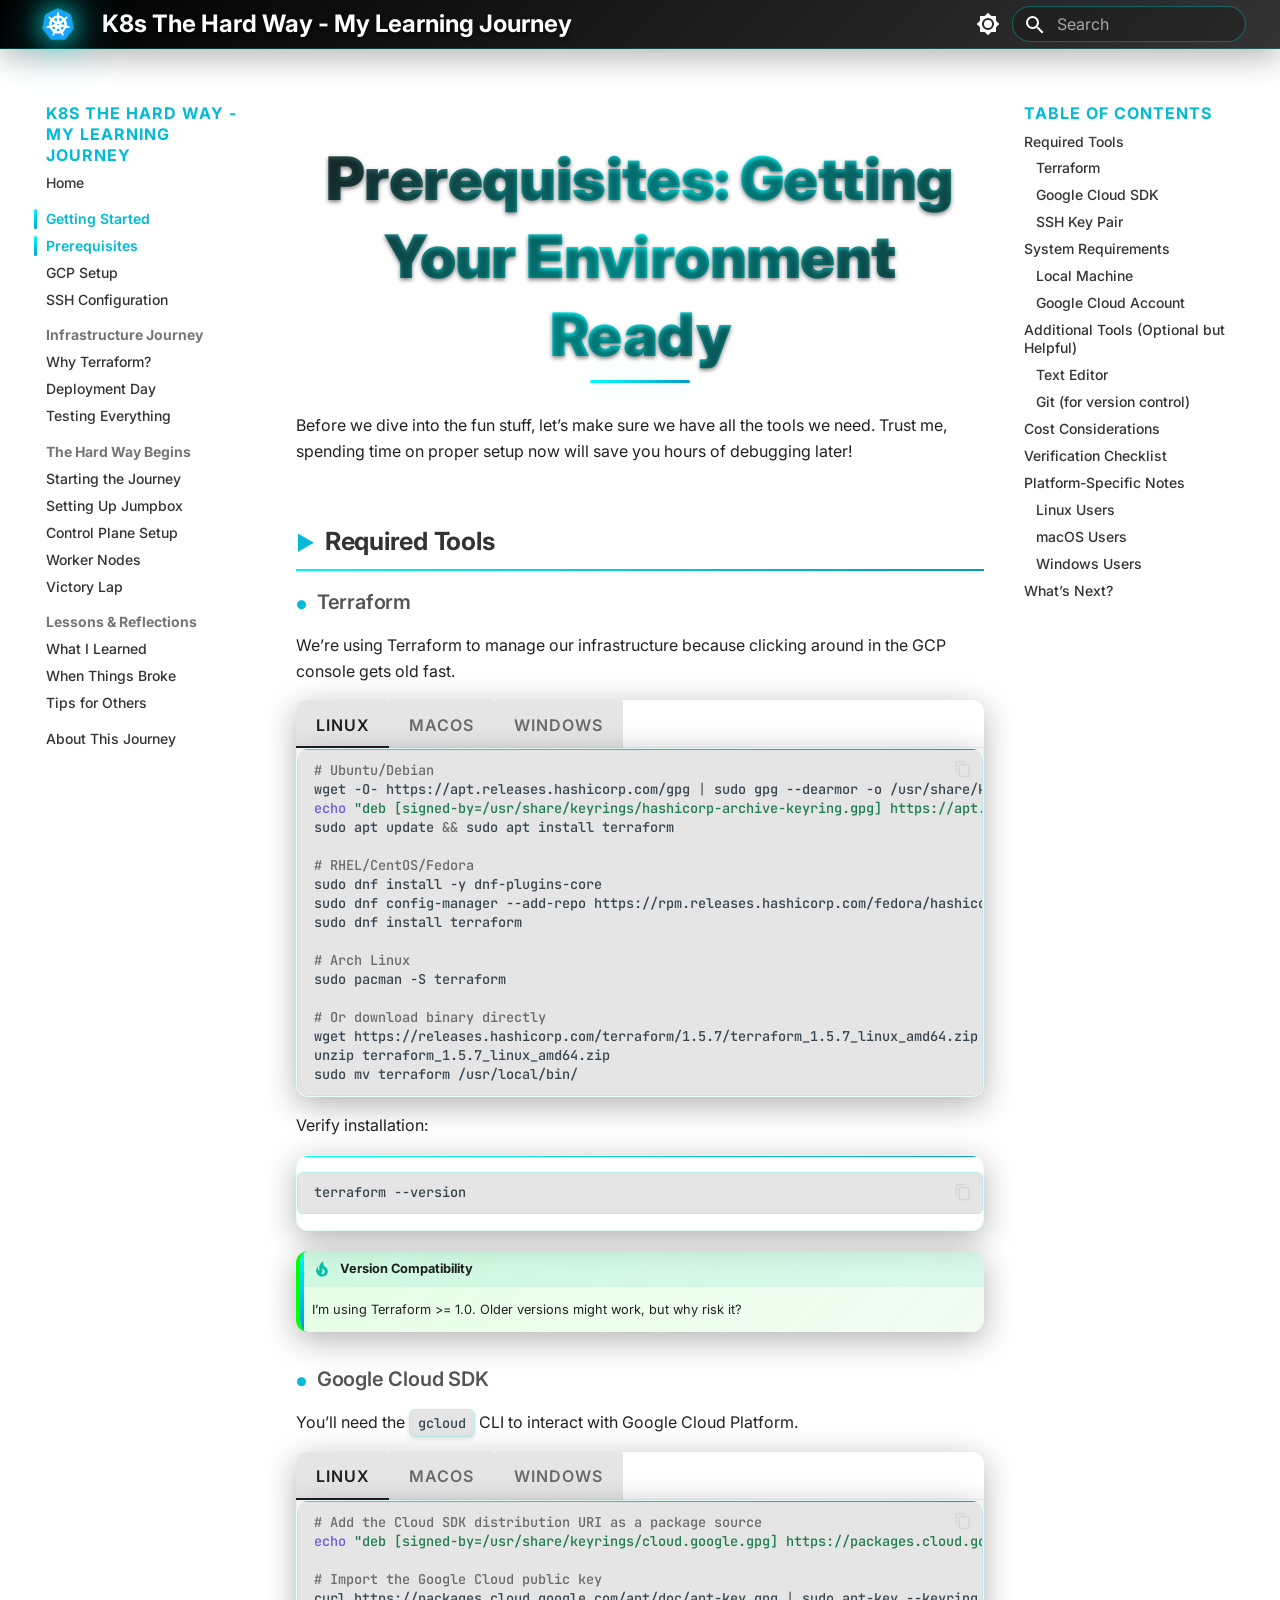
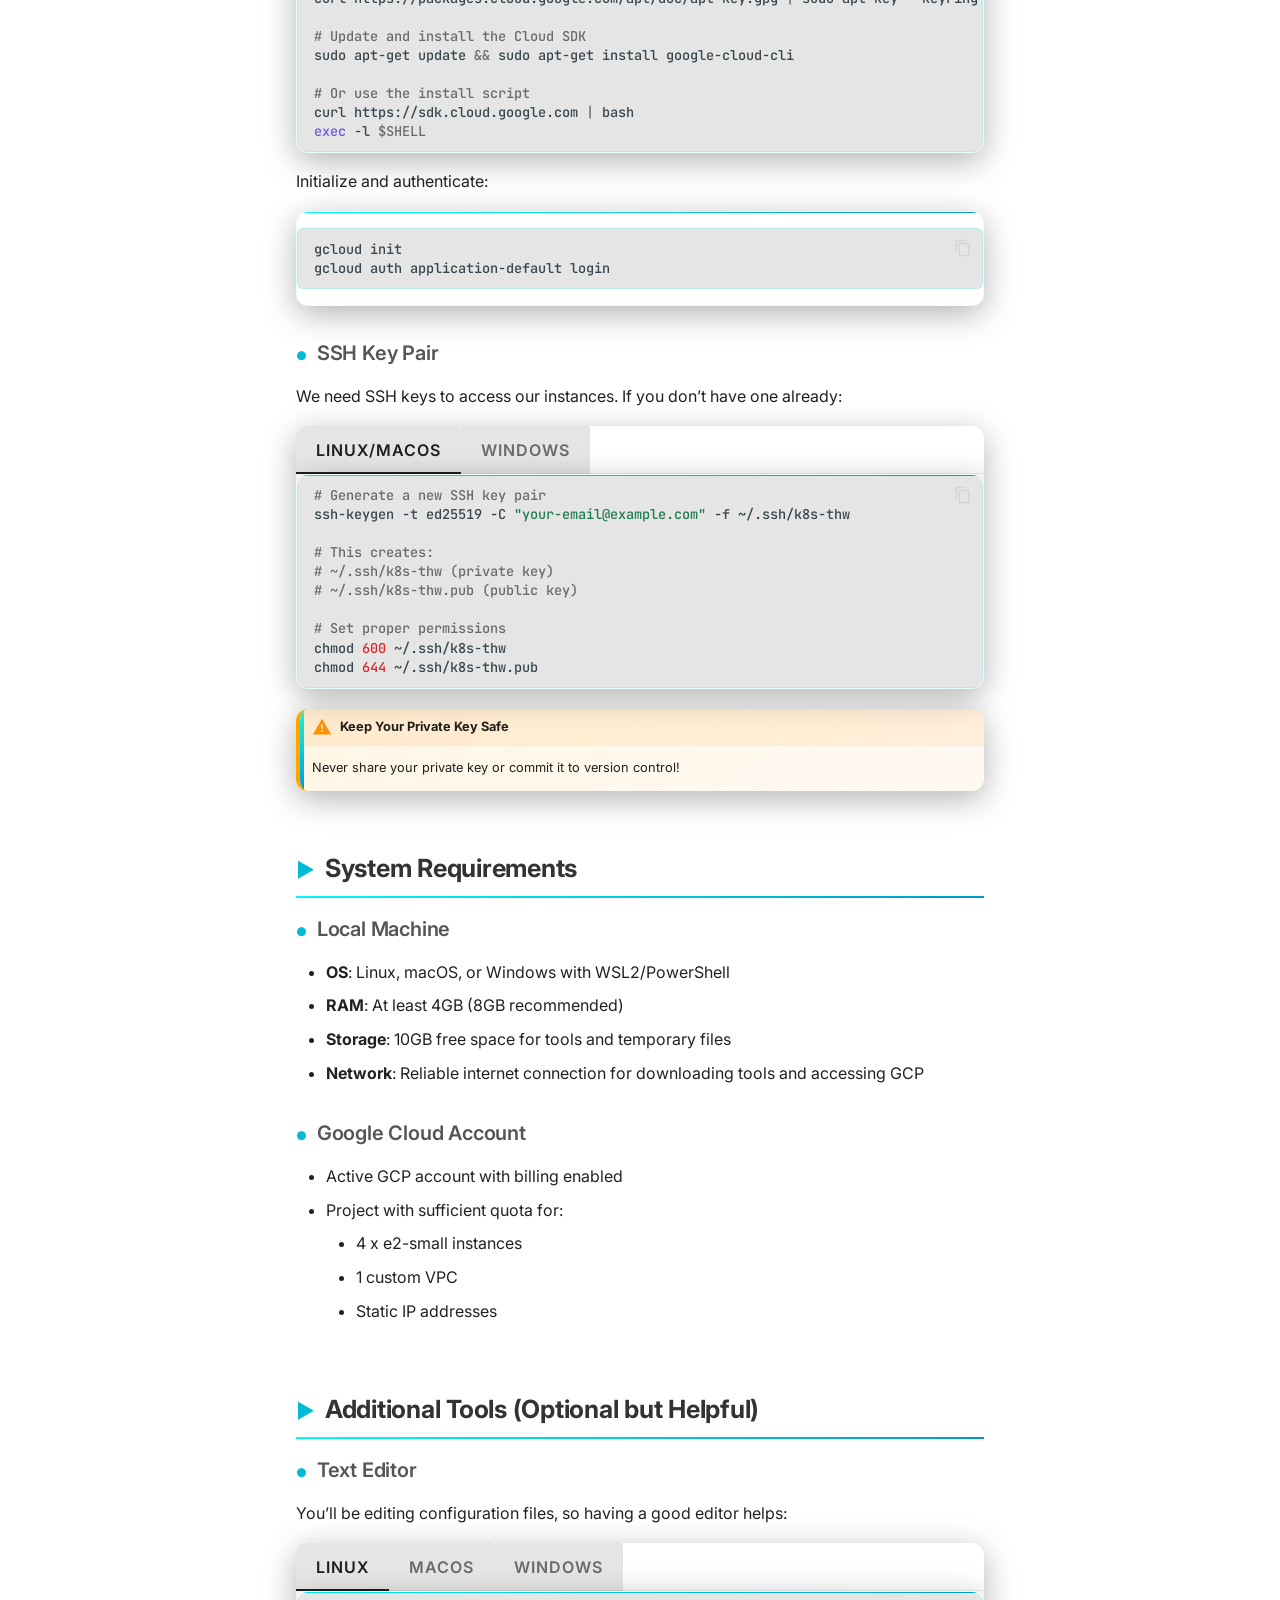
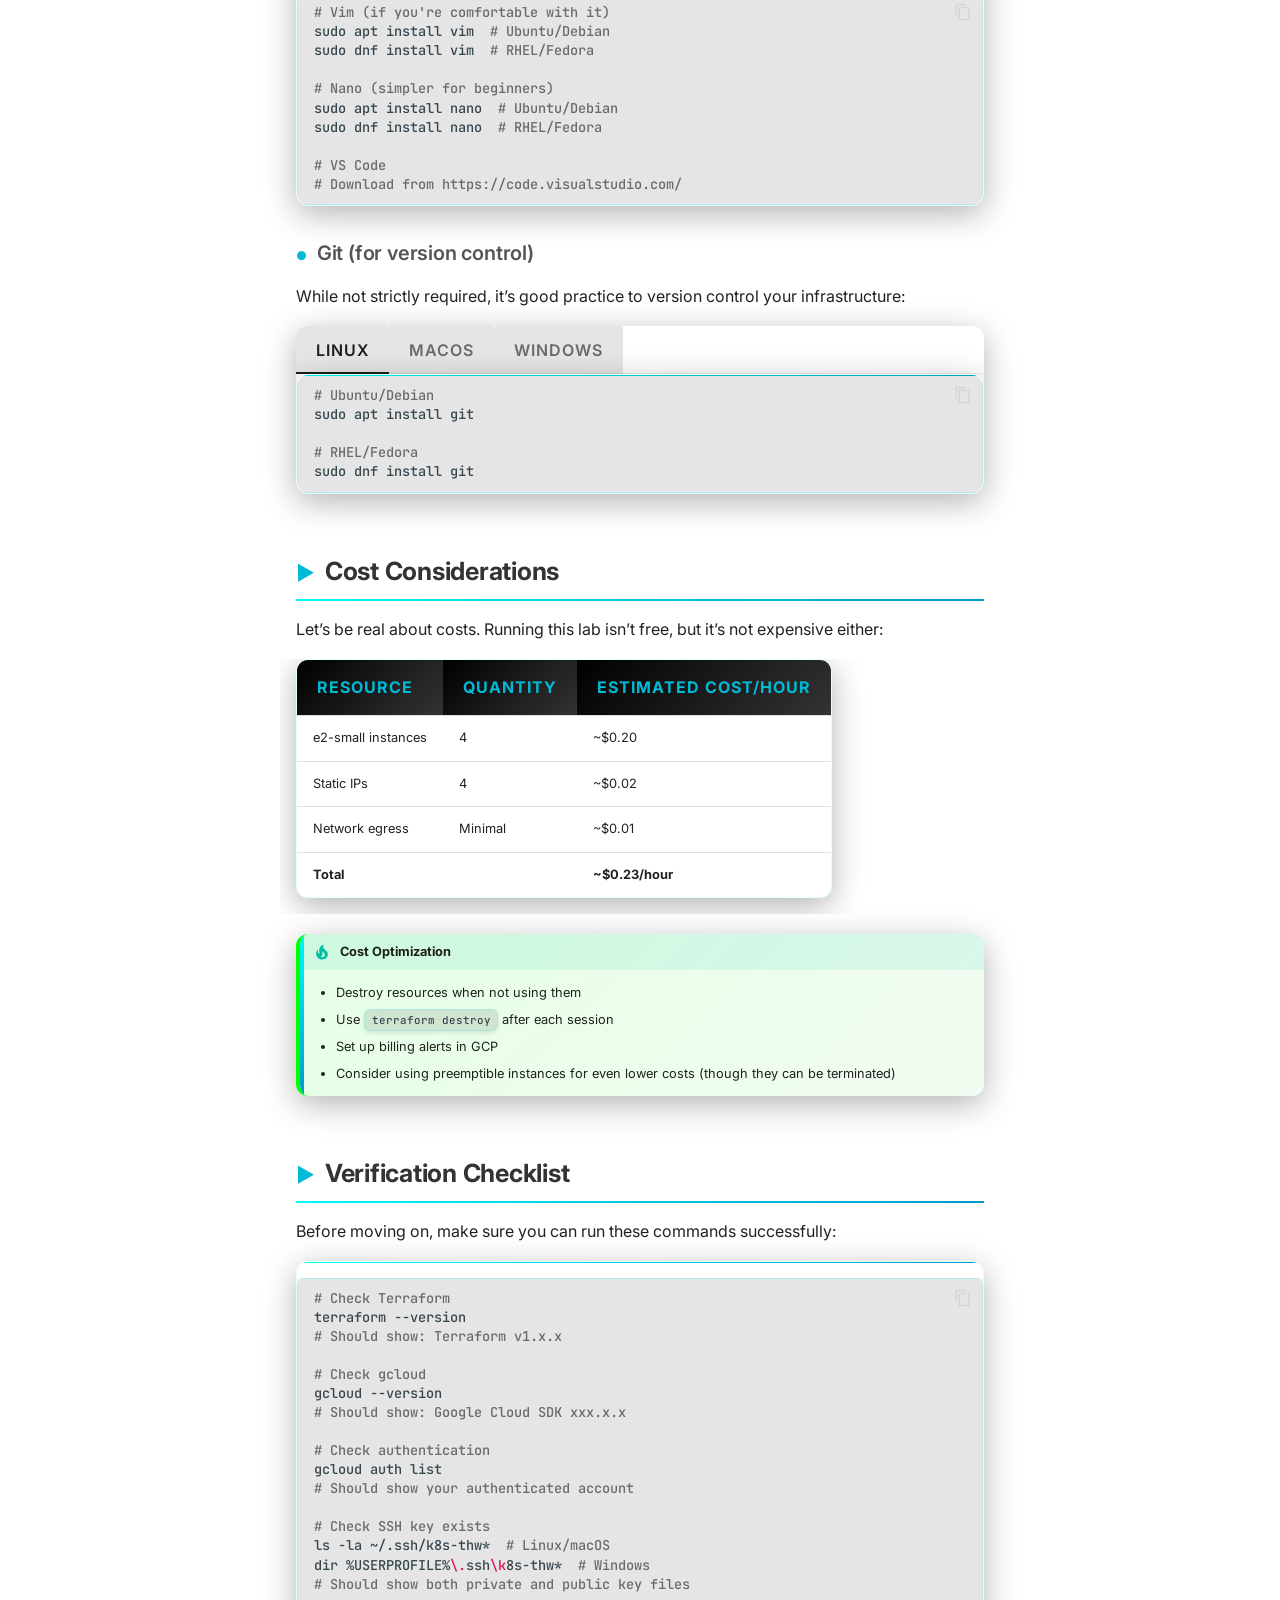
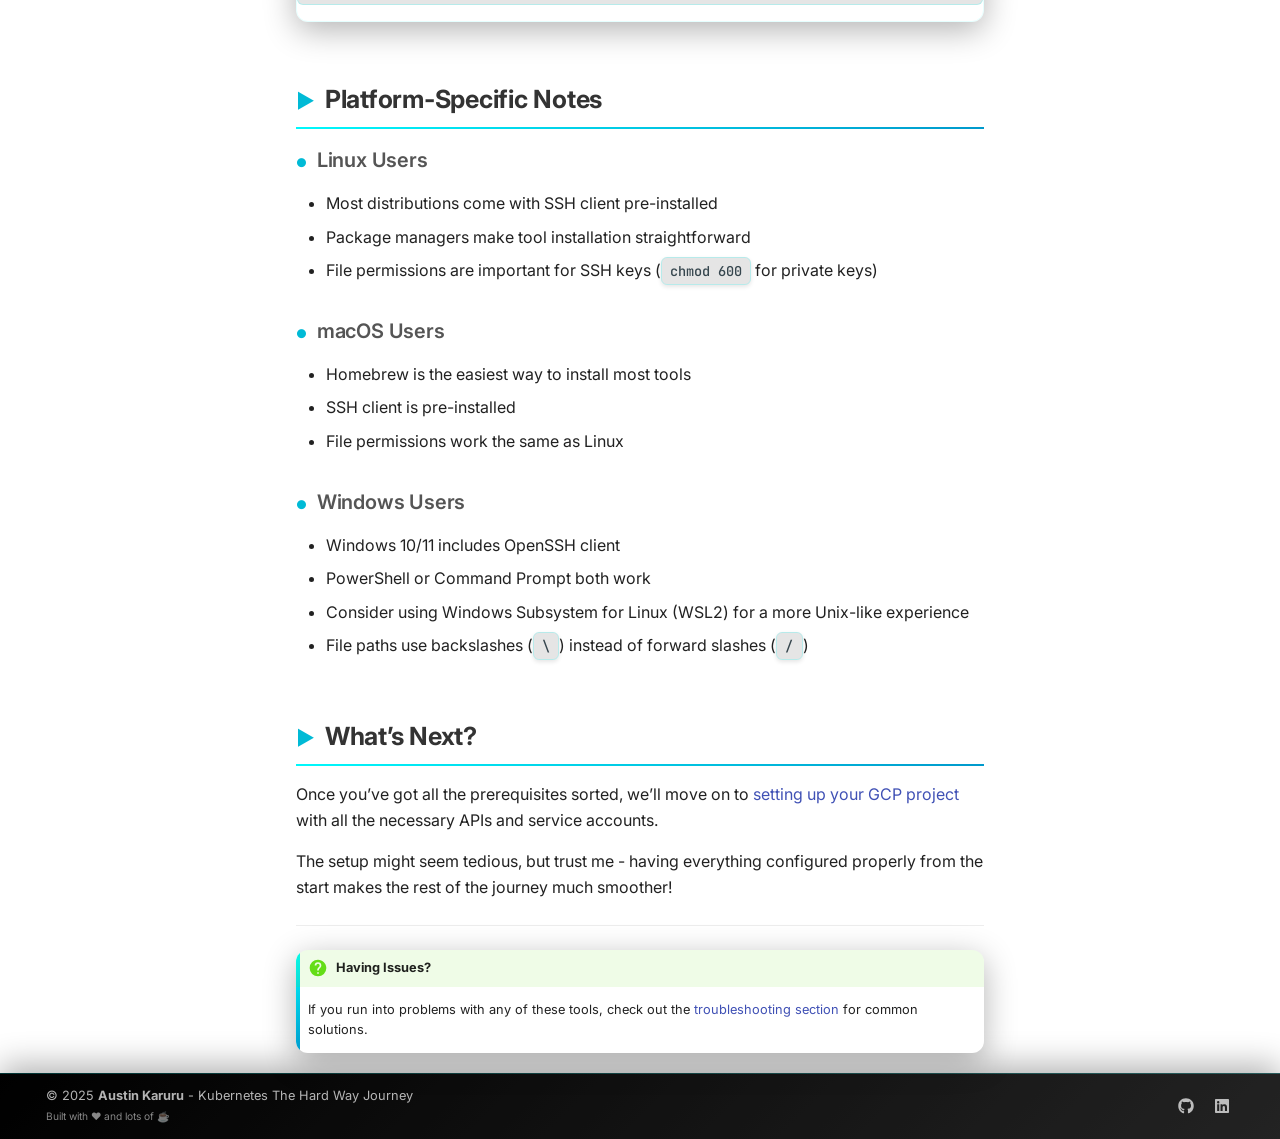
<file: setup/prerequisites/index.html>
<!doctype html><html lang=en class=no-js> <head><meta charset=utf-8><meta name=viewport content="width=device-width,initial-scale=1"><meta name=description content="A personal journey through Kubernetes internals with Infrastructure as Code"><meta name=author content=Austin><link href=https://github.com/austinkaruru/k8s-the-hardway/setup/prerequisites/ rel=canonical><link rel=prev href=../..><link href=../gcp-setup/ rel=next><link rel=icon href=../../img/favicon.ico><meta name=generator content="mkdocs-1.6.1, mkdocs-material-9.6.18"><title>Prerequisites - K8s The Hard Way - My Learning Journey</title><link rel=stylesheet href=../../assets/stylesheets/main.7e37652d.min.css><link rel=stylesheet href=../../assets/stylesheets/palette.06af60db.min.css><link rel=preconnect href=https://fonts.gstatic.com crossorigin><link rel=stylesheet href="https://fonts.googleapis.com/css?family=Inter:300,300i,400,400i,700,700i%7CJetBrains+Mono:400,400i,700,700i&display=fallback"><style>:root{--md-text-font:"Inter";--md-code-font:"JetBrains Mono"}</style><link rel=stylesheet href=../../stylesheets/modern-edgy-style.css><script>__md_scope=new URL("../..",location),__md_hash=e=>[...e].reduce(((e,_)=>(e<<5)-e+_.charCodeAt(0)),0),__md_get=(e,_=localStorage,t=__md_scope)=>JSON.parse(_.getItem(t.pathname+"."+e)),__md_set=(e,_,t=localStorage,a=__md_scope)=>{try{t.setItem(a.pathname+"."+e,JSON.stringify(_))}catch(e){}}</script></head> <body dir=ltr data-md-color-scheme=default data-md-color-primary=black data-md-color-accent=cyan> <input class=md-toggle data-md-toggle=drawer type=checkbox id=__drawer autocomplete=off> <input class=md-toggle data-md-toggle=search type=checkbox id=__search autocomplete=off> <label class=md-overlay for=__drawer></label> <div data-md-component=skip> <a href=#prerequisites-getting-your-environment-ready class=md-skip> Skip to content </a> </div> <div data-md-component=announce> </div> <header class="md-header md-header--shadow" data-md-component=header> <nav class="md-header__inner md-grid" aria-label=Header> <a href=../.. title="K8s The Hard Way - My Learning Journey" class="md-header__button md-logo" aria-label="K8s The Hard Way - My Learning Journey" data-md-component=logo> <img src=../../img/favicon.ico alt=logo> </a> <label class="md-header__button md-icon" for=__drawer> <svg xmlns=http://www.w3.org/2000/svg viewbox="0 0 24 24"><path d="M3 6h18v2H3zm0 5h18v2H3zm0 5h18v2H3z"/></svg> </label> <div class=md-header__title data-md-component=header-title> <div class=md-header__ellipsis> <div class=md-header__topic> <span class=md-ellipsis> K8s The Hard Way - My Learning Journey </span> </div> <div class=md-header__topic data-md-component=header-topic> <span class=md-ellipsis> Prerequisites </span> </div> </div> </div> <form class=md-header__option data-md-component=palette> <input class=md-option data-md-color-media data-md-color-scheme=default data-md-color-primary=black data-md-color-accent=cyan aria-label="Switch to dark mode" type=radio name=__palette id=__palette_0> <label class="md-header__button md-icon" title="Switch to dark mode" for=__palette_1 hidden> <svg xmlns=http://www.w3.org/2000/svg viewbox="0 0 24 24"><path d="M12 8a4 4 0 0 0-4 4 4 4 0 0 0 4 4 4 4 0 0 0 4-4 4 4 0 0 0-4-4m0 10a6 6 0 0 1-6-6 6 6 0 0 1 6-6 6 6 0 0 1 6 6 6 6 0 0 1-6 6m8-9.31V4h-4.69L12 .69 8.69 4H4v4.69L.69 12 4 15.31V20h4.69L12 23.31 15.31 20H20v-4.69L23.31 12z"/></svg> </label> <input class=md-option data-md-color-media data-md-color-scheme=slate data-md-color-primary=black data-md-color-accent=cyan aria-label="Switch to light mode" type=radio name=__palette id=__palette_1> <label class="md-header__button md-icon" title="Switch to light mode" for=__palette_0 hidden> <svg xmlns=http://www.w3.org/2000/svg viewbox="0 0 24 24"><path d="M12 18c-.89 0-1.74-.2-2.5-.55C11.56 16.5 13 14.42 13 12s-1.44-4.5-3.5-5.45C10.26 6.2 11.11 6 12 6a6 6 0 0 1 6 6 6 6 0 0 1-6 6m8-9.31V4h-4.69L12 .69 8.69 4H4v4.69L.69 12 4 15.31V20h4.69L12 23.31 15.31 20H20v-4.69L23.31 12z"/></svg> </label> </form> <script>var palette=__md_get("__palette");if(palette&&palette.color){if("(prefers-color-scheme)"===palette.color.media){var media=matchMedia("(prefers-color-scheme: light)"),input=document.querySelector(media.matches?"[data-md-color-media='(prefers-color-scheme: light)']":"[data-md-color-media='(prefers-color-scheme: dark)']");palette.color.media=input.getAttribute("data-md-color-media"),palette.color.scheme=input.getAttribute("data-md-color-scheme"),palette.color.primary=input.getAttribute("data-md-color-primary"),palette.color.accent=input.getAttribute("data-md-color-accent")}for(var[key,value]of Object.entries(palette.color))document.body.setAttribute("data-md-color-"+key,value)}</script> <label class="md-header__button md-icon" for=__search> <svg xmlns=http://www.w3.org/2000/svg viewbox="0 0 24 24"><path d="M9.5 3A6.5 6.5 0 0 1 16 9.5c0 1.61-.59 3.09-1.56 4.23l.27.27h.79l5 5-1.5 1.5-5-5v-.79l-.27-.27A6.52 6.52 0 0 1 9.5 16 6.5 6.5 0 0 1 3 9.5 6.5 6.5 0 0 1 9.5 3m0 2C7 5 5 7 5 9.5S7 14 9.5 14 14 12 14 9.5 12 5 9.5 5"/></svg> </label> <div class=md-search data-md-component=search role=dialog> <label class=md-search__overlay for=__search></label> <div class=md-search__inner role=search> <form class=md-search__form name=search> <input type=text class=md-search__input name=query aria-label=Search placeholder=Search autocapitalize=off autocorrect=off autocomplete=off spellcheck=false data-md-component=search-query required> <label class="md-search__icon md-icon" for=__search> <svg xmlns=http://www.w3.org/2000/svg viewbox="0 0 24 24"><path d="M9.5 3A6.5 6.5 0 0 1 16 9.5c0 1.61-.59 3.09-1.56 4.23l.27.27h.79l5 5-1.5 1.5-5-5v-.79l-.27-.27A6.52 6.52 0 0 1 9.5 16 6.5 6.5 0 0 1 3 9.5 6.5 6.5 0 0 1 9.5 3m0 2C7 5 5 7 5 9.5S7 14 9.5 14 14 12 14 9.5 12 5 9.5 5"/></svg> <svg xmlns=http://www.w3.org/2000/svg viewbox="0 0 24 24"><path d="M20 11v2H8l5.5 5.5-1.42 1.42L4.16 12l7.92-7.92L13.5 5.5 8 11z"/></svg> </label> <nav class=md-search__options aria-label=Search> <a href=javascript:void(0) class="md-search__icon md-icon" title=Share aria-label=Share data-clipboard data-clipboard-text data-md-component=search-share tabindex=-1> <svg xmlns=http://www.w3.org/2000/svg viewbox="0 0 24 24"><path d="M18 16.08c-.76 0-1.44.3-1.96.77L8.91 12.7c.05-.23.09-.46.09-.7s-.04-.47-.09-.7l7.05-4.11c.54.5 1.25.81 2.04.81a3 3 0 0 0 3-3 3 3 0 0 0-3-3 3 3 0 0 0-3 3c0 .24.04.47.09.7L8.04 9.81C7.5 9.31 6.79 9 6 9a3 3 0 0 0-3 3 3 3 0 0 0 3 3c.79 0 1.5-.31 2.04-.81l7.12 4.15c-.05.21-.08.43-.08.66 0 1.61 1.31 2.91 2.92 2.91s2.92-1.3 2.92-2.91A2.92 2.92 0 0 0 18 16.08"/></svg> </a> <button type=reset class="md-search__icon md-icon" title=Clear aria-label=Clear tabindex=-1> <svg xmlns=http://www.w3.org/2000/svg viewbox="0 0 24 24"><path d="M19 6.41 17.59 5 12 10.59 6.41 5 5 6.41 10.59 12 5 17.59 6.41 19 12 13.41 17.59 19 19 17.59 13.41 12z"/></svg> </button> </nav> <div class=md-search__suggest data-md-component=search-suggest></div> </form> <div class=md-search__output> <div class=md-search__scrollwrap tabindex=0 data-md-scrollfix> <div class=md-search-result data-md-component=search-result> <div class=md-search-result__meta> Initializing search </div> <ol class=md-search-result__list role=presentation></ol> </div> </div> </div> </div> </div> </nav> </header> <div class=md-container data-md-component=container> <main class=md-main data-md-component=main> <div class="md-main__inner md-grid"> <div class="md-sidebar md-sidebar--primary" data-md-component=sidebar data-md-type=navigation> <div class=md-sidebar__scrollwrap> <div class=md-sidebar__inner> <nav class="md-nav md-nav--primary" aria-label=Navigation data-md-level=0> <label class=md-nav__title for=__drawer> <a href=../.. title="K8s The Hard Way - My Learning Journey" class="md-nav__button md-logo" aria-label="K8s The Hard Way - My Learning Journey" data-md-component=logo> <img src=../../img/favicon.ico alt=logo> </a> K8s The Hard Way - My Learning Journey </label> <ul class=md-nav__list data-md-scrollfix> <li class=md-nav__item> <a href=../.. class=md-nav__link> <span class=md-ellipsis> Home </span> </a> </li> <li class="md-nav__item md-nav__item--active md-nav__item--section md-nav__item--nested"> <input class="md-nav__toggle md-toggle " type=checkbox id=__nav_2 checked> <label class=md-nav__link for=__nav_2 id=__nav_2_label tabindex> <span class=md-ellipsis> Getting Started </span> <span class="md-nav__icon md-icon"></span> </label> <nav class=md-nav data-md-level=1 aria-labelledby=__nav_2_label aria-expanded=true> <label class=md-nav__title for=__nav_2> <span class="md-nav__icon md-icon"></span> Getting Started </label> <ul class=md-nav__list data-md-scrollfix> <li class="md-nav__item md-nav__item--active"> <input class="md-nav__toggle md-toggle" type=checkbox id=__toc> <label class="md-nav__link md-nav__link--active" for=__toc> <span class=md-ellipsis> Prerequisites </span> <span class="md-nav__icon md-icon"></span> </label> <a href=./ class="md-nav__link md-nav__link--active"> <span class=md-ellipsis> Prerequisites </span> </a> <nav class="md-nav md-nav--secondary" aria-label="Table of contents"> <label class=md-nav__title for=__toc> <span class="md-nav__icon md-icon"></span> Table of contents </label> <ul class=md-nav__list data-md-component=toc data-md-scrollfix> <li class=md-nav__item> <a href=#required-tools class=md-nav__link> <span class=md-ellipsis> Required Tools </span> </a> <nav class=md-nav aria-label="Required Tools"> <ul class=md-nav__list> <li class=md-nav__item> <a href=#terraform class=md-nav__link> <span class=md-ellipsis> Terraform </span> </a> </li> <li class=md-nav__item> <a href=#google-cloud-sdk class=md-nav__link> <span class=md-ellipsis> Google Cloud SDK </span> </a> </li> <li class=md-nav__item> <a href=#ssh-key-pair class=md-nav__link> <span class=md-ellipsis> SSH Key Pair </span> </a> </li> </ul> </nav> </li> <li class=md-nav__item> <a href=#system-requirements class=md-nav__link> <span class=md-ellipsis> System Requirements </span> </a> <nav class=md-nav aria-label="System Requirements"> <ul class=md-nav__list> <li class=md-nav__item> <a href=#local-machine class=md-nav__link> <span class=md-ellipsis> Local Machine </span> </a> </li> <li class=md-nav__item> <a href=#google-cloud-account class=md-nav__link> <span class=md-ellipsis> Google Cloud Account </span> </a> </li> </ul> </nav> </li> <li class=md-nav__item> <a href=#additional-tools-optional-but-helpful class=md-nav__link> <span class=md-ellipsis> Additional Tools (Optional but Helpful) </span> </a> <nav class=md-nav aria-label="Additional Tools (Optional but Helpful)"> <ul class=md-nav__list> <li class=md-nav__item> <a href=#text-editor class=md-nav__link> <span class=md-ellipsis> Text Editor </span> </a> </li> <li class=md-nav__item> <a href=#git-for-version-control class=md-nav__link> <span class=md-ellipsis> Git (for version control) </span> </a> </li> </ul> </nav> </li> <li class=md-nav__item> <a href=#cost-considerations class=md-nav__link> <span class=md-ellipsis> Cost Considerations </span> </a> </li> <li class=md-nav__item> <a href=#verification-checklist class=md-nav__link> <span class=md-ellipsis> Verification Checklist </span> </a> </li> <li class=md-nav__item> <a href=#platform-specific-notes class=md-nav__link> <span class=md-ellipsis> Platform-Specific Notes </span> </a> <nav class=md-nav aria-label="Platform-Specific Notes"> <ul class=md-nav__list> <li class=md-nav__item> <a href=#linux-users class=md-nav__link> <span class=md-ellipsis> Linux Users </span> </a> </li> <li class=md-nav__item> <a href=#macos-users class=md-nav__link> <span class=md-ellipsis> macOS Users </span> </a> </li> <li class=md-nav__item> <a href=#windows-users class=md-nav__link> <span class=md-ellipsis> Windows Users </span> </a> </li> </ul> </nav> </li> <li class=md-nav__item> <a href=#whats-next class=md-nav__link> <span class=md-ellipsis> What&rsquo;s Next? </span> </a> </li> </ul> </nav> </li> <li class=md-nav__item> <a href=../gcp-setup/ class=md-nav__link> <span class=md-ellipsis> GCP Setup </span> </a> </li> <li class=md-nav__item> <a href=../ssh-setup/ class=md-nav__link> <span class=md-ellipsis> SSH Configuration </span> </a> </li> </ul> </nav> </li> <li class="md-nav__item md-nav__item--section md-nav__item--nested"> <input class="md-nav__toggle md-toggle md-toggle--indeterminate" type=checkbox id=__nav_3> <label class=md-nav__link for=__nav_3 id=__nav_3_label tabindex> <span class=md-ellipsis> Infrastructure Journey </span> <span class="md-nav__icon md-icon"></span> </label> <nav class=md-nav data-md-level=1 aria-labelledby=__nav_3_label aria-expanded=false> <label class=md-nav__title for=__nav_3> <span class="md-nav__icon md-icon"></span> Infrastructure Journey </label> <ul class=md-nav__list data-md-scrollfix> <li class=md-nav__item> <a href=../../infrastructure/terraform-overview/ class=md-nav__link> <span class=md-ellipsis> Why Terraform? </span> </a> </li> <li class=md-nav__item> <a href=../../infrastructure/terraform-deployment/ class=md-nav__link> <span class=md-ellipsis> Deployment Day </span> </a> </li> <li class=md-nav__item> <a href=../../infrastructure/validation/ class=md-nav__link> <span class=md-ellipsis> Testing Everything </span> </a> </li> </ul> </nav> </li> <li class="md-nav__item md-nav__item--section md-nav__item--nested"> <input class="md-nav__toggle md-toggle md-toggle--indeterminate" type=checkbox id=__nav_4> <label class=md-nav__link for=__nav_4 id=__nav_4_label tabindex> <span class=md-ellipsis> The Hard Way Begins </span> <span class="md-nav__icon md-icon"></span> </label> <nav class=md-nav data-md-level=1 aria-labelledby=__nav_4_label aria-expanded=false> <label class=md-nav__title for=__nav_4> <span class="md-nav__icon md-icon"></span> The Hard Way Begins </label> <ul class=md-nav__list data-md-scrollfix> <li class=md-nav__item> <a href=../../kubernetes/manual-setup/ class=md-nav__link> <span class=md-ellipsis> Starting the Journey </span> </a> </li> <li class=md-nav__item> <a href=../../kubernetes/jumpbox/ class=md-nav__link> <span class=md-ellipsis> Setting Up Jumpbox </span> </a> </li> <li class=md-nav__item> <a href=../../kubernetes/control-plane.md class=md-nav__link> <span class=md-ellipsis> Control Plane Setup </span> </a> </li> <li class=md-nav__item> <a href=../../kubernetes/worker-nodes.md class=md-nav__link> <span class=md-ellipsis> Worker Nodes </span> </a> </li> <li class=md-nav__item> <a href=../../kubernetes/cluster-validation.md class=md-nav__link> <span class=md-ellipsis> Victory Lap </span> </a> </li> </ul> </nav> </li> <li class="md-nav__item md-nav__item--section md-nav__item--nested"> <input class="md-nav__toggle md-toggle md-toggle--indeterminate" type=checkbox id=__nav_5> <label class=md-nav__link for=__nav_5 id=__nav_5_label tabindex> <span class=md-ellipsis> Lessons & Reflections </span> <span class="md-nav__icon md-icon"></span> </label> <nav class=md-nav data-md-level=1 aria-labelledby=__nav_5_label aria-expanded=false> <label class=md-nav__title for=__nav_5> <span class="md-nav__icon md-icon"></span> Lessons & Reflections </label> <ul class=md-nav__list data-md-scrollfix> <li class=md-nav__item> <a href=../../lessons/what-i-learned.md class=md-nav__link> <span class=md-ellipsis> What I Learned </span> </a> </li> <li class=md-nav__item> <a href=../../lessons/troubleshooting.md class=md-nav__link> <span class=md-ellipsis> When Things Broke </span> </a> </li> <li class=md-nav__item> <a href=../../lessons/tips-and-tricks.md class=md-nav__link> <span class=md-ellipsis> Tips for Others </span> </a> </li> </ul> </nav> </li> <li class=md-nav__item> <a href=../../about/ class=md-nav__link> <span class=md-ellipsis> About This Journey </span> </a> </li> </ul> </nav> </div> </div> </div> <div class="md-sidebar md-sidebar--secondary" data-md-component=sidebar data-md-type=toc> <div class=md-sidebar__scrollwrap> <div class=md-sidebar__inner> <nav class="md-nav md-nav--secondary" aria-label="Table of contents"> <label class=md-nav__title for=__toc> <span class="md-nav__icon md-icon"></span> Table of contents </label> <ul class=md-nav__list data-md-component=toc data-md-scrollfix> <li class=md-nav__item> <a href=#required-tools class=md-nav__link> <span class=md-ellipsis> Required Tools </span> </a> <nav class=md-nav aria-label="Required Tools"> <ul class=md-nav__list> <li class=md-nav__item> <a href=#terraform class=md-nav__link> <span class=md-ellipsis> Terraform </span> </a> </li> <li class=md-nav__item> <a href=#google-cloud-sdk class=md-nav__link> <span class=md-ellipsis> Google Cloud SDK </span> </a> </li> <li class=md-nav__item> <a href=#ssh-key-pair class=md-nav__link> <span class=md-ellipsis> SSH Key Pair </span> </a> </li> </ul> </nav> </li> <li class=md-nav__item> <a href=#system-requirements class=md-nav__link> <span class=md-ellipsis> System Requirements </span> </a> <nav class=md-nav aria-label="System Requirements"> <ul class=md-nav__list> <li class=md-nav__item> <a href=#local-machine class=md-nav__link> <span class=md-ellipsis> Local Machine </span> </a> </li> <li class=md-nav__item> <a href=#google-cloud-account class=md-nav__link> <span class=md-ellipsis> Google Cloud Account </span> </a> </li> </ul> </nav> </li> <li class=md-nav__item> <a href=#additional-tools-optional-but-helpful class=md-nav__link> <span class=md-ellipsis> Additional Tools (Optional but Helpful) </span> </a> <nav class=md-nav aria-label="Additional Tools (Optional but Helpful)"> <ul class=md-nav__list> <li class=md-nav__item> <a href=#text-editor class=md-nav__link> <span class=md-ellipsis> Text Editor </span> </a> </li> <li class=md-nav__item> <a href=#git-for-version-control class=md-nav__link> <span class=md-ellipsis> Git (for version control) </span> </a> </li> </ul> </nav> </li> <li class=md-nav__item> <a href=#cost-considerations class=md-nav__link> <span class=md-ellipsis> Cost Considerations </span> </a> </li> <li class=md-nav__item> <a href=#verification-checklist class=md-nav__link> <span class=md-ellipsis> Verification Checklist </span> </a> </li> <li class=md-nav__item> <a href=#platform-specific-notes class=md-nav__link> <span class=md-ellipsis> Platform-Specific Notes </span> </a> <nav class=md-nav aria-label="Platform-Specific Notes"> <ul class=md-nav__list> <li class=md-nav__item> <a href=#linux-users class=md-nav__link> <span class=md-ellipsis> Linux Users </span> </a> </li> <li class=md-nav__item> <a href=#macos-users class=md-nav__link> <span class=md-ellipsis> macOS Users </span> </a> </li> <li class=md-nav__item> <a href=#windows-users class=md-nav__link> <span class=md-ellipsis> Windows Users </span> </a> </li> </ul> </nav> </li> <li class=md-nav__item> <a href=#whats-next class=md-nav__link> <span class=md-ellipsis> What&rsquo;s Next? </span> </a> </li> </ul> </nav> </div> </div> </div> <div class=md-content data-md-component=content> <article class="md-content__inner md-typeset"> <h1 id=prerequisites-getting-your-environment-ready>Prerequisites: Getting Your Environment Ready</h1> <p>Before we dive into the fun stuff, let&rsquo;s make sure we have all the tools we need. Trust me, spending time on proper setup now will save you hours of debugging later!</p> <h2 id=required-tools>Required Tools</h2> <h3 id=terraform>Terraform</h3> <p>We&rsquo;re using Terraform to manage our infrastructure because clicking around in the GCP console gets old fast.</p> <div class="tabbed-set tabbed-alternate" data-tabs=1:3><input checked=checked id=__tabbed_1_1 name=__tabbed_1 type=radio><input id=__tabbed_1_2 name=__tabbed_1 type=radio><input id=__tabbed_1_3 name=__tabbed_1 type=radio><div class=tabbed-labels><label for=__tabbed_1_1>Linux</label><label for=__tabbed_1_2>macOS</label><label for=__tabbed_1_3>Windows</label></div> <div class=tabbed-content> <div class=tabbed-block> <div class="language-bash highlight"><pre><span></span><code><span id=__span-0-1><a id=__codelineno-0-1 name=__codelineno-0-1 href=#__codelineno-0-1></a><span class=c1># Ubuntu/Debian</span>
</span><span id=__span-0-2><a id=__codelineno-0-2 name=__codelineno-0-2 href=#__codelineno-0-2></a>wget<span class=w> </span>-O-<span class=w> </span>https://apt.releases.hashicorp.com/gpg<span class=w> </span><span class=p>|</span><span class=w> </span>sudo<span class=w> </span>gpg<span class=w> </span>--dearmor<span class=w> </span>-o<span class=w> </span>/usr/share/keyrings/hashicorp-archive-keyring.gpg
</span><span id=__span-0-3><a id=__codelineno-0-3 name=__codelineno-0-3 href=#__codelineno-0-3></a><span class=nb>echo</span><span class=w> </span><span class=s2>&quot;deb [signed-by=/usr/share/keyrings/hashicorp-archive-keyring.gpg] https://apt.releases.hashicorp.com </span><span class=k>$(</span>lsb_release<span class=w> </span>-cs<span class=k>)</span><span class=s2> main&quot;</span><span class=w> </span><span class=p>|</span><span class=w> </span>sudo<span class=w> </span>tee<span class=w> </span>/etc/apt/sources.list.d/hashicorp.list
</span><span id=__span-0-4><a id=__codelineno-0-4 name=__codelineno-0-4 href=#__codelineno-0-4></a>sudo<span class=w> </span>apt<span class=w> </span>update<span class=w> </span><span class=o>&amp;&amp;</span><span class=w> </span>sudo<span class=w> </span>apt<span class=w> </span>install<span class=w> </span>terraform
</span><span id=__span-0-5><a id=__codelineno-0-5 name=__codelineno-0-5 href=#__codelineno-0-5></a>
</span><span id=__span-0-6><a id=__codelineno-0-6 name=__codelineno-0-6 href=#__codelineno-0-6></a><span class=c1># RHEL/CentOS/Fedora</span>
</span><span id=__span-0-7><a id=__codelineno-0-7 name=__codelineno-0-7 href=#__codelineno-0-7></a>sudo<span class=w> </span>dnf<span class=w> </span>install<span class=w> </span>-y<span class=w> </span>dnf-plugins-core
</span><span id=__span-0-8><a id=__codelineno-0-8 name=__codelineno-0-8 href=#__codelineno-0-8></a>sudo<span class=w> </span>dnf<span class=w> </span>config-manager<span class=w> </span>--add-repo<span class=w> </span>https://rpm.releases.hashicorp.com/fedora/hashicorp.repo
</span><span id=__span-0-9><a id=__codelineno-0-9 name=__codelineno-0-9 href=#__codelineno-0-9></a>sudo<span class=w> </span>dnf<span class=w> </span>install<span class=w> </span>terraform
</span><span id=__span-0-10><a id=__codelineno-0-10 name=__codelineno-0-10 href=#__codelineno-0-10></a>
</span><span id=__span-0-11><a id=__codelineno-0-11 name=__codelineno-0-11 href=#__codelineno-0-11></a><span class=c1># Arch Linux</span>
</span><span id=__span-0-12><a id=__codelineno-0-12 name=__codelineno-0-12 href=#__codelineno-0-12></a>sudo<span class=w> </span>pacman<span class=w> </span>-S<span class=w> </span>terraform
</span><span id=__span-0-13><a id=__codelineno-0-13 name=__codelineno-0-13 href=#__codelineno-0-13></a>
</span><span id=__span-0-14><a id=__codelineno-0-14 name=__codelineno-0-14 href=#__codelineno-0-14></a><span class=c1># Or download binary directly</span>
</span><span id=__span-0-15><a id=__codelineno-0-15 name=__codelineno-0-15 href=#__codelineno-0-15></a>wget<span class=w> </span>https://releases.hashicorp.com/terraform/1.5.7/terraform_1.5.7_linux_amd64.zip
</span><span id=__span-0-16><a id=__codelineno-0-16 name=__codelineno-0-16 href=#__codelineno-0-16></a>unzip<span class=w> </span>terraform_1.5.7_linux_amd64.zip
</span><span id=__span-0-17><a id=__codelineno-0-17 name=__codelineno-0-17 href=#__codelineno-0-17></a>sudo<span class=w> </span>mv<span class=w> </span>terraform<span class=w> </span>/usr/local/bin/
</span></code></pre></div> </div> <div class=tabbed-block> <div class="language-bash highlight"><pre><span></span><code><span id=__span-1-1><a id=__codelineno-1-1 name=__codelineno-1-1 href=#__codelineno-1-1></a><span class=c1># With Homebrew (recommended)</span>
</span><span id=__span-1-2><a id=__codelineno-1-2 name=__codelineno-1-2 href=#__codelineno-1-2></a>brew<span class=w> </span>install<span class=w> </span>terraform
</span><span id=__span-1-3><a id=__codelineno-1-3 name=__codelineno-1-3 href=#__codelineno-1-3></a>
</span><span id=__span-1-4><a id=__codelineno-1-4 name=__codelineno-1-4 href=#__codelineno-1-4></a><span class=c1># Or download from https://www.terraform.io/downloads.html</span>
</span></code></pre></div> </div> <div class=tabbed-block> <div class="language-powershell highlight"><pre><span></span><code><span id=__span-2-1><a id=__codelineno-2-1 name=__codelineno-2-1 href=#__codelineno-2-1></a><span class=c># With Chocolatey</span>
</span><span id=__span-2-2><a id=__codelineno-2-2 name=__codelineno-2-2 href=#__codelineno-2-2></a><span class=n>choco</span> <span class=n>install</span> <span class=n>terraform</span>
</span><span id=__span-2-3><a id=__codelineno-2-3 name=__codelineno-2-3 href=#__codelineno-2-3></a>
</span><span id=__span-2-4><a id=__codelineno-2-4 name=__codelineno-2-4 href=#__codelineno-2-4></a><span class=c># With Scoop</span>
</span><span id=__span-2-5><a id=__codelineno-2-5 name=__codelineno-2-5 href=#__codelineno-2-5></a><span class=n>scoop</span> <span class=n>install</span> <span class=n>terraform</span>
</span><span id=__span-2-6><a id=__codelineno-2-6 name=__codelineno-2-6 href=#__codelineno-2-6></a>
</span><span id=__span-2-7><a id=__codelineno-2-7 name=__codelineno-2-7 href=#__codelineno-2-7></a><span class=c># Or download from https://www.terraform.io/downloads.html</span>
</span><span id=__span-2-8><a id=__codelineno-2-8 name=__codelineno-2-8 href=#__codelineno-2-8></a><span class=c># Extract to a directory in your PATH</span>
</span></code></pre></div> </div> </div> </div> <p>Verify installation: <div class="language-bash highlight"><pre><span></span><code><span id=__span-3-1><a id=__codelineno-3-1 name=__codelineno-3-1 href=#__codelineno-3-1></a>terraform<span class=w> </span>--version
</span></code></pre></div></p> <div class="admonition tip"> <p class=admonition-title>Version Compatibility</p> <p>I&rsquo;m using Terraform &gt;= 1.0. Older versions might work, but why risk it?</p> </div> <h3 id=google-cloud-sdk>Google Cloud SDK</h3> <p>You&rsquo;ll need the <code>gcloud</code> CLI to interact with Google Cloud Platform.</p> <div class="tabbed-set tabbed-alternate" data-tabs=2:3><input checked=checked id=__tabbed_2_1 name=__tabbed_2 type=radio><input id=__tabbed_2_2 name=__tabbed_2 type=radio><input id=__tabbed_2_3 name=__tabbed_2 type=radio><div class=tabbed-labels><label for=__tabbed_2_1>Linux</label><label for=__tabbed_2_2>macOS</label><label for=__tabbed_2_3>Windows</label></div> <div class=tabbed-content> <div class=tabbed-block> <div class="language-bash highlight"><pre><span></span><code><span id=__span-4-1><a id=__codelineno-4-1 name=__codelineno-4-1 href=#__codelineno-4-1></a><span class=c1># Add the Cloud SDK distribution URI as a package source</span>
</span><span id=__span-4-2><a id=__codelineno-4-2 name=__codelineno-4-2 href=#__codelineno-4-2></a><span class=nb>echo</span><span class=w> </span><span class=s2>&quot;deb [signed-by=/usr/share/keyrings/cloud.google.gpg] https://packages.cloud.google.com/apt cloud-sdk main&quot;</span><span class=w> </span><span class=p>|</span><span class=w> </span>sudo<span class=w> </span>tee<span class=w> </span>-a<span class=w> </span>/etc/apt/sources.list.d/google-cloud-sdk.list
</span><span id=__span-4-3><a id=__codelineno-4-3 name=__codelineno-4-3 href=#__codelineno-4-3></a>
</span><span id=__span-4-4><a id=__codelineno-4-4 name=__codelineno-4-4 href=#__codelineno-4-4></a><span class=c1># Import the Google Cloud public key</span>
</span><span id=__span-4-5><a id=__codelineno-4-5 name=__codelineno-4-5 href=#__codelineno-4-5></a>curl<span class=w> </span>https://packages.cloud.google.com/apt/doc/apt-key.gpg<span class=w> </span><span class=p>|</span><span class=w> </span>sudo<span class=w> </span>apt-key<span class=w> </span>--keyring<span class=w> </span>/usr/share/keyrings/cloud.google.gpg<span class=w> </span>add<span class=w> </span>-
</span><span id=__span-4-6><a id=__codelineno-4-6 name=__codelineno-4-6 href=#__codelineno-4-6></a>
</span><span id=__span-4-7><a id=__codelineno-4-7 name=__codelineno-4-7 href=#__codelineno-4-7></a><span class=c1># Update and install the Cloud SDK</span>
</span><span id=__span-4-8><a id=__codelineno-4-8 name=__codelineno-4-8 href=#__codelineno-4-8></a>sudo<span class=w> </span>apt-get<span class=w> </span>update<span class=w> </span><span class=o>&amp;&amp;</span><span class=w> </span>sudo<span class=w> </span>apt-get<span class=w> </span>install<span class=w> </span>google-cloud-cli
</span><span id=__span-4-9><a id=__codelineno-4-9 name=__codelineno-4-9 href=#__codelineno-4-9></a>
</span><span id=__span-4-10><a id=__codelineno-4-10 name=__codelineno-4-10 href=#__codelineno-4-10></a><span class=c1># Or use the install script</span>
</span><span id=__span-4-11><a id=__codelineno-4-11 name=__codelineno-4-11 href=#__codelineno-4-11></a>curl<span class=w> </span>https://sdk.cloud.google.com<span class=w> </span><span class=p>|</span><span class=w> </span>bash
</span><span id=__span-4-12><a id=__codelineno-4-12 name=__codelineno-4-12 href=#__codelineno-4-12></a><span class=nb>exec</span><span class=w> </span>-l<span class=w> </span><span class=nv>$SHELL</span>
</span></code></pre></div> </div> <div class=tabbed-block> <div class="language-bash highlight"><pre><span></span><code><span id=__span-5-1><a id=__codelineno-5-1 name=__codelineno-5-1 href=#__codelineno-5-1></a><span class=c1># With Homebrew</span>
</span><span id=__span-5-2><a id=__codelineno-5-2 name=__codelineno-5-2 href=#__codelineno-5-2></a>brew<span class=w> </span>install<span class=w> </span>--cask<span class=w> </span>google-cloud-sdk
</span><span id=__span-5-3><a id=__codelineno-5-3 name=__codelineno-5-3 href=#__codelineno-5-3></a>
</span><span id=__span-5-4><a id=__codelineno-5-4 name=__codelineno-5-4 href=#__codelineno-5-4></a><span class=c1># Or use the install script</span>
</span><span id=__span-5-5><a id=__codelineno-5-5 name=__codelineno-5-5 href=#__codelineno-5-5></a>curl<span class=w> </span>https://sdk.cloud.google.com<span class=w> </span><span class=p>|</span><span class=w> </span>bash
</span><span id=__span-5-6><a id=__codelineno-5-6 name=__codelineno-5-6 href=#__codelineno-5-6></a><span class=nb>exec</span><span class=w> </span>-l<span class=w> </span><span class=nv>$SHELL</span>
</span></code></pre></div> </div> <div class=tabbed-block> <div class="language-powershell highlight"><pre><span></span><code><span id=__span-6-1><a id=__codelineno-6-1 name=__codelineno-6-1 href=#__codelineno-6-1></a><span class=c># Download and run the installer from:</span>
</span><span id=__span-6-2><a id=__codelineno-6-2 name=__codelineno-6-2 href=#__codelineno-6-2></a><span class=c># https://cloud.google.com/sdk/docs/install-sdk#windows</span>
</span><span id=__span-6-3><a id=__codelineno-6-3 name=__codelineno-6-3 href=#__codelineno-6-3></a>
</span><span id=__span-6-4><a id=__codelineno-6-4 name=__codelineno-6-4 href=#__codelineno-6-4></a><span class=c># Or with Chocolatey</span>
</span><span id=__span-6-5><a id=__codelineno-6-5 name=__codelineno-6-5 href=#__codelineno-6-5></a><span class=n>choco</span> <span class=n>install</span> <span class=n>gcloudsdk</span>
</span></code></pre></div> </div> </div> </div> <p>Initialize and authenticate: <div class="language-bash highlight"><pre><span></span><code><span id=__span-7-1><a id=__codelineno-7-1 name=__codelineno-7-1 href=#__codelineno-7-1></a>gcloud<span class=w> </span>init
</span><span id=__span-7-2><a id=__codelineno-7-2 name=__codelineno-7-2 href=#__codelineno-7-2></a>gcloud<span class=w> </span>auth<span class=w> </span>application-default<span class=w> </span>login
</span></code></pre></div></p> <h3 id=ssh-key-pair>SSH Key Pair</h3> <p>We need SSH keys to access our instances. If you don&rsquo;t have one already:</p> <div class="tabbed-set tabbed-alternate" data-tabs=3:2><input checked=checked id=__tabbed_3_1 name=__tabbed_3 type=radio><input id=__tabbed_3_2 name=__tabbed_3 type=radio><div class=tabbed-labels><label for=__tabbed_3_1>Linux/macOS</label><label for=__tabbed_3_2>Windows</label></div> <div class=tabbed-content> <div class=tabbed-block> <div class="language-bash highlight"><pre><span></span><code><span id=__span-8-1><a id=__codelineno-8-1 name=__codelineno-8-1 href=#__codelineno-8-1></a><span class=c1># Generate a new SSH key pair</span>
</span><span id=__span-8-2><a id=__codelineno-8-2 name=__codelineno-8-2 href=#__codelineno-8-2></a>ssh-keygen<span class=w> </span>-t<span class=w> </span>ed25519<span class=w> </span>-C<span class=w> </span><span class=s2>&quot;your-email@example.com&quot;</span><span class=w> </span>-f<span class=w> </span>~/.ssh/k8s-thw
</span><span id=__span-8-3><a id=__codelineno-8-3 name=__codelineno-8-3 href=#__codelineno-8-3></a>
</span><span id=__span-8-4><a id=__codelineno-8-4 name=__codelineno-8-4 href=#__codelineno-8-4></a><span class=c1># This creates:</span>
</span><span id=__span-8-5><a id=__codelineno-8-5 name=__codelineno-8-5 href=#__codelineno-8-5></a><span class=c1># ~/.ssh/k8s-thw (private key)</span>
</span><span id=__span-8-6><a id=__codelineno-8-6 name=__codelineno-8-6 href=#__codelineno-8-6></a><span class=c1># ~/.ssh/k8s-thw.pub (public key)</span>
</span><span id=__span-8-7><a id=__codelineno-8-7 name=__codelineno-8-7 href=#__codelineno-8-7></a>
</span><span id=__span-8-8><a id=__codelineno-8-8 name=__codelineno-8-8 href=#__codelineno-8-8></a><span class=c1># Set proper permissions</span>
</span><span id=__span-8-9><a id=__codelineno-8-9 name=__codelineno-8-9 href=#__codelineno-8-9></a>chmod<span class=w> </span><span class=m>600</span><span class=w> </span>~/.ssh/k8s-thw
</span><span id=__span-8-10><a id=__codelineno-8-10 name=__codelineno-8-10 href=#__codelineno-8-10></a>chmod<span class=w> </span><span class=m>644</span><span class=w> </span>~/.ssh/k8s-thw.pub
</span></code></pre></div> </div> <div class=tabbed-block> <div class="language-powershell highlight"><pre><span></span><code><span id=__span-9-1><a id=__codelineno-9-1 name=__codelineno-9-1 href=#__codelineno-9-1></a><span class=c># Using OpenSSH (Windows 10/11)</span>
</span><span id=__span-9-2><a id=__codelineno-9-2 name=__codelineno-9-2 href=#__codelineno-9-2></a><span class=n>ssh-keygen</span> <span class=n>-t</span> <span class=n>ed25519</span> <span class=n>-C</span> <span class=s2>&quot;your-email@example.com&quot;</span> <span class=o>-f</span> <span class=k>%</span><span class=n>USERPROFILE</span><span class=p>%\.</span><span class=n>ssh</span><span class=p>\</span><span class=n>k8s-thw</span>
</span><span id=__span-9-3><a id=__codelineno-9-3 name=__codelineno-9-3 href=#__codelineno-9-3></a>
</span><span id=__span-9-4><a id=__codelineno-9-4 name=__codelineno-9-4 href=#__codelineno-9-4></a><span class=c># Or use PuTTY Key Generator (PuTTYgen) if you prefer</span>
</span><span id=__span-9-5><a id=__codelineno-9-5 name=__codelineno-9-5 href=#__codelineno-9-5></a><span class=c># Download from: https://www.putty.org/</span>
</span></code></pre></div> </div> </div> </div> <div class="admonition warning"> <p class=admonition-title>Keep Your Private Key Safe</p> <p>Never share your private key or commit it to version control!</p> </div> <h2 id=system-requirements>System Requirements</h2> <h3 id=local-machine>Local Machine</h3> <ul> <li><strong>OS</strong>: Linux, macOS, or Windows with WSL2/PowerShell</li> <li><strong>RAM</strong>: At least 4GB (8GB recommended)</li> <li><strong>Storage</strong>: 10GB free space for tools and temporary files</li> <li><strong>Network</strong>: Reliable internet connection for downloading tools and accessing GCP</li> </ul> <h3 id=google-cloud-account>Google Cloud Account</h3> <ul> <li>Active GCP account with billing enabled</li> <li>Project with sufficient quota for:<ul> <li>4 x e2-small instances</li> <li>1 custom VPC</li> <li>Static IP addresses</li> </ul> </li> </ul> <h2 id=additional-tools-optional-but-helpful>Additional Tools (Optional but Helpful)</h2> <h3 id=text-editor>Text Editor</h3> <p>You&rsquo;ll be editing configuration files, so having a good editor helps:</p> <div class="tabbed-set tabbed-alternate" data-tabs=4:3><input checked=checked id=__tabbed_4_1 name=__tabbed_4 type=radio><input id=__tabbed_4_2 name=__tabbed_4 type=radio><input id=__tabbed_4_3 name=__tabbed_4 type=radio><div class=tabbed-labels><label for=__tabbed_4_1>Linux</label><label for=__tabbed_4_2>macOS</label><label for=__tabbed_4_3>Windows</label></div> <div class=tabbed-content> <div class=tabbed-block> <div class="language-bash highlight"><pre><span></span><code><span id=__span-10-1><a id=__codelineno-10-1 name=__codelineno-10-1 href=#__codelineno-10-1></a><span class=c1># Vim (if you&#39;re comfortable with it)</span>
</span><span id=__span-10-2><a id=__codelineno-10-2 name=__codelineno-10-2 href=#__codelineno-10-2></a>sudo<span class=w> </span>apt<span class=w> </span>install<span class=w> </span>vim<span class=w>  </span><span class=c1># Ubuntu/Debian</span>
</span><span id=__span-10-3><a id=__codelineno-10-3 name=__codelineno-10-3 href=#__codelineno-10-3></a>sudo<span class=w> </span>dnf<span class=w> </span>install<span class=w> </span>vim<span class=w>  </span><span class=c1># RHEL/Fedora</span>
</span><span id=__span-10-4><a id=__codelineno-10-4 name=__codelineno-10-4 href=#__codelineno-10-4></a>
</span><span id=__span-10-5><a id=__codelineno-10-5 name=__codelineno-10-5 href=#__codelineno-10-5></a><span class=c1># Nano (simpler for beginners)</span>
</span><span id=__span-10-6><a id=__codelineno-10-6 name=__codelineno-10-6 href=#__codelineno-10-6></a>sudo<span class=w> </span>apt<span class=w> </span>install<span class=w> </span>nano<span class=w>  </span><span class=c1># Ubuntu/Debian</span>
</span><span id=__span-10-7><a id=__codelineno-10-7 name=__codelineno-10-7 href=#__codelineno-10-7></a>sudo<span class=w> </span>dnf<span class=w> </span>install<span class=w> </span>nano<span class=w>  </span><span class=c1># RHEL/Fedora</span>
</span><span id=__span-10-8><a id=__codelineno-10-8 name=__codelineno-10-8 href=#__codelineno-10-8></a>
</span><span id=__span-10-9><a id=__codelineno-10-9 name=__codelineno-10-9 href=#__codelineno-10-9></a><span class=c1># VS Code</span>
</span><span id=__span-10-10><a id=__codelineno-10-10 name=__codelineno-10-10 href=#__codelineno-10-10></a><span class=c1># Download from https://code.visualstudio.com/</span>
</span></code></pre></div> </div> <div class=tabbed-block> <div class="language-bash highlight"><pre><span></span><code><span id=__span-11-1><a id=__codelineno-11-1 name=__codelineno-11-1 href=#__codelineno-11-1></a><span class=c1># VS Code</span>
</span><span id=__span-11-2><a id=__codelineno-11-2 name=__codelineno-11-2 href=#__codelineno-11-2></a>brew<span class=w> </span>install<span class=w> </span>--cask<span class=w> </span>visual-studio-code
</span><span id=__span-11-3><a id=__codelineno-11-3 name=__codelineno-11-3 href=#__codelineno-11-3></a>
</span><span id=__span-11-4><a id=__codelineno-11-4 name=__codelineno-11-4 href=#__codelineno-11-4></a><span class=c1># Vim is usually pre-installed</span>
</span><span id=__span-11-5><a id=__codelineno-11-5 name=__codelineno-11-5 href=#__codelineno-11-5></a><span class=c1># Nano is usually pre-installed</span>
</span></code></pre></div> </div> <div class=tabbed-block> <div class="language-powershell highlight"><pre><span></span><code><span id=__span-12-1><a id=__codelineno-12-1 name=__codelineno-12-1 href=#__codelineno-12-1></a><span class=c># VS Code</span>
</span><span id=__span-12-2><a id=__codelineno-12-2 name=__codelineno-12-2 href=#__codelineno-12-2></a><span class=n>choco</span> <span class=n>install</span> <span class=n>vscode</span>
</span><span id=__span-12-3><a id=__codelineno-12-3 name=__codelineno-12-3 href=#__codelineno-12-3></a>
</span><span id=__span-12-4><a id=__codelineno-12-4 name=__codelineno-12-4 href=#__codelineno-12-4></a><span class=c># Notepad++ </span>
</span><span id=__span-12-5><a id=__codelineno-12-5 name=__codelineno-12-5 href=#__codelineno-12-5></a><span class=n>choco</span> <span class=n>install</span> <span class=n>notepadplusplus</span>
</span></code></pre></div> </div> </div> </div> <h3 id=git-for-version-control>Git (for version control)</h3> <p>While not strictly required, it&rsquo;s good practice to version control your infrastructure:</p> <div class="tabbed-set tabbed-alternate" data-tabs=5:3><input checked=checked id=__tabbed_5_1 name=__tabbed_5 type=radio><input id=__tabbed_5_2 name=__tabbed_5 type=radio><input id=__tabbed_5_3 name=__tabbed_5 type=radio><div class=tabbed-labels><label for=__tabbed_5_1>Linux</label><label for=__tabbed_5_2>macOS</label><label for=__tabbed_5_3>Windows</label></div> <div class=tabbed-content> <div class=tabbed-block> <div class="language-bash highlight"><pre><span></span><code><span id=__span-13-1><a id=__codelineno-13-1 name=__codelineno-13-1 href=#__codelineno-13-1></a><span class=c1># Ubuntu/Debian</span>
</span><span id=__span-13-2><a id=__codelineno-13-2 name=__codelineno-13-2 href=#__codelineno-13-2></a>sudo<span class=w> </span>apt<span class=w> </span>install<span class=w> </span>git
</span><span id=__span-13-3><a id=__codelineno-13-3 name=__codelineno-13-3 href=#__codelineno-13-3></a>
</span><span id=__span-13-4><a id=__codelineno-13-4 name=__codelineno-13-4 href=#__codelineno-13-4></a><span class=c1># RHEL/Fedora</span>
</span><span id=__span-13-5><a id=__codelineno-13-5 name=__codelineno-13-5 href=#__codelineno-13-5></a>sudo<span class=w> </span>dnf<span class=w> </span>install<span class=w> </span>git
</span></code></pre></div> </div> <div class=tabbed-block> <div class="language-bash highlight"><pre><span></span><code><span id=__span-14-1><a id=__codelineno-14-1 name=__codelineno-14-1 href=#__codelineno-14-1></a><span class=c1># Usually pre-installed, or:</span>
</span><span id=__span-14-2><a id=__codelineno-14-2 name=__codelineno-14-2 href=#__codelineno-14-2></a>brew<span class=w> </span>install<span class=w> </span>git
</span></code></pre></div> </div> <div class=tabbed-block> <div class="language-powershell highlight"><pre><span></span><code><span id=__span-15-1><a id=__codelineno-15-1 name=__codelineno-15-1 href=#__codelineno-15-1></a><span class=c># With Chocolatey</span>
</span><span id=__span-15-2><a id=__codelineno-15-2 name=__codelineno-15-2 href=#__codelineno-15-2></a><span class=n>choco</span> <span class=n>install</span> <span class=n>git</span>
</span><span id=__span-15-3><a id=__codelineno-15-3 name=__codelineno-15-3 href=#__codelineno-15-3></a>
</span><span id=__span-15-4><a id=__codelineno-15-4 name=__codelineno-15-4 href=#__codelineno-15-4></a><span class=c># Or download from https://git-scm.com/</span>
</span></code></pre></div> </div> </div> </div> <h2 id=cost-considerations>Cost Considerations</h2> <p>Let&rsquo;s be real about costs. Running this lab isn&rsquo;t free, but it&rsquo;s not expensive either:</p> <table> <thead> <tr> <th>Resource</th> <th>Quantity</th> <th>Estimated Cost/Hour</th> </tr> </thead> <tbody> <tr> <td>e2-small instances</td> <td>4</td> <td>~$0.20</td> </tr> <tr> <td>Static IPs</td> <td>4</td> <td>~$0.02</td> </tr> <tr> <td>Network egress</td> <td>Minimal</td> <td>~$0.01</td> </tr> <tr> <td><strong>Total</strong></td> <td></td> <td><strong>~$0.23/hour</strong></td> </tr> </tbody> </table> <div class="admonition tip"> <p class=admonition-title>Cost Optimization</p> <ul> <li>Destroy resources when not using them</li> <li>Use <code>terraform destroy</code> after each session</li> <li>Set up billing alerts in GCP</li> <li>Consider using preemptible instances for even lower costs (though they can be terminated)</li> </ul> </div> <h2 id=verification-checklist>Verification Checklist</h2> <p>Before moving on, make sure you can run these commands successfully:</p> <div class="language-bash highlight"><pre><span></span><code><span id=__span-16-1><a id=__codelineno-16-1 name=__codelineno-16-1 href=#__codelineno-16-1></a><span class=c1># Check Terraform</span>
</span><span id=__span-16-2><a id=__codelineno-16-2 name=__codelineno-16-2 href=#__codelineno-16-2></a>terraform<span class=w> </span>--version
</span><span id=__span-16-3><a id=__codelineno-16-3 name=__codelineno-16-3 href=#__codelineno-16-3></a><span class=c1># Should show: Terraform v1.x.x</span>
</span><span id=__span-16-4><a id=__codelineno-16-4 name=__codelineno-16-4 href=#__codelineno-16-4></a>
</span><span id=__span-16-5><a id=__codelineno-16-5 name=__codelineno-16-5 href=#__codelineno-16-5></a><span class=c1># Check gcloud</span>
</span><span id=__span-16-6><a id=__codelineno-16-6 name=__codelineno-16-6 href=#__codelineno-16-6></a>gcloud<span class=w> </span>--version
</span><span id=__span-16-7><a id=__codelineno-16-7 name=__codelineno-16-7 href=#__codelineno-16-7></a><span class=c1># Should show: Google Cloud SDK xxx.x.x</span>
</span><span id=__span-16-8><a id=__codelineno-16-8 name=__codelineno-16-8 href=#__codelineno-16-8></a>
</span><span id=__span-16-9><a id=__codelineno-16-9 name=__codelineno-16-9 href=#__codelineno-16-9></a><span class=c1># Check authentication</span>
</span><span id=__span-16-10><a id=__codelineno-16-10 name=__codelineno-16-10 href=#__codelineno-16-10></a>gcloud<span class=w> </span>auth<span class=w> </span>list
</span><span id=__span-16-11><a id=__codelineno-16-11 name=__codelineno-16-11 href=#__codelineno-16-11></a><span class=c1># Should show your authenticated account</span>
</span><span id=__span-16-12><a id=__codelineno-16-12 name=__codelineno-16-12 href=#__codelineno-16-12></a>
</span><span id=__span-16-13><a id=__codelineno-16-13 name=__codelineno-16-13 href=#__codelineno-16-13></a><span class=c1># Check SSH key exists</span>
</span><span id=__span-16-14><a id=__codelineno-16-14 name=__codelineno-16-14 href=#__codelineno-16-14></a>ls<span class=w> </span>-la<span class=w> </span>~/.ssh/k8s-thw*<span class=w>  </span><span class=c1># Linux/macOS</span>
</span><span id=__span-16-15><a id=__codelineno-16-15 name=__codelineno-16-15 href=#__codelineno-16-15></a>dir<span class=w> </span>%USERPROFILE%<span class=se>\.</span>ssh<span class=se>\k</span>8s-thw*<span class=w>  </span><span class=c1># Windows</span>
</span><span id=__span-16-16><a id=__codelineno-16-16 name=__codelineno-16-16 href=#__codelineno-16-16></a><span class=c1># Should show both private and public key files</span>
</span></code></pre></div> <h2 id=platform-specific-notes>Platform-Specific Notes</h2> <h3 id=linux-users>Linux Users</h3> <ul> <li>Most distributions come with SSH client pre-installed</li> <li>Package managers make tool installation straightforward</li> <li>File permissions are important for SSH keys (<code>chmod 600</code> for private keys)</li> </ul> <h3 id=macos-users>macOS Users</h3> <ul> <li>Homebrew is the easiest way to install most tools</li> <li>SSH client is pre-installed</li> <li>File permissions work the same as Linux</li> </ul> <h3 id=windows-users>Windows Users</h3> <ul> <li>Windows 10/11 includes OpenSSH client</li> <li>PowerShell or Command Prompt both work</li> <li>Consider using Windows Subsystem for Linux (WSL2) for a more Unix-like experience</li> <li>File paths use backslashes (<code>\</code>) instead of forward slashes (<code>/</code>)</li> </ul> <h2 id=whats-next>What&rsquo;s Next?</h2> <p>Once you&rsquo;ve got all the prerequisites sorted, we&rsquo;ll move on to <a href=../gcp-setup/ >setting up your GCP project</a> with all the necessary APIs and service accounts.</p> <p>The setup might seem tedious, but trust me - having everything configured properly from the start makes the rest of the journey much smoother!</p> <hr> <div class="admonition question"> <p class=admonition-title>Having Issues?</p> <p>If you run into problems with any of these tools, check out the <a href=../lessons/troubleshooting.md>troubleshooting section</a> for common solutions.</p> </div> <form class=md-feedback name=feedback hidden> <fieldset> <legend class=md-feedback__title> Was this page helpful? </legend> <div class=md-feedback__inner> <div class=md-feedback__list> <button class="md-feedback__icon md-icon" type=submit title="This page was helpful" data-md-value=1> <svg xmlns=http://www.w3.org/2000/svg viewbox="0 0 24 24"><path d="M20 12a8 8 0 0 0-8-8 8 8 0 0 0-8 8 8 8 0 0 0 8 8 8 8 0 0 0 8-8m2 0a10 10 0 0 1-10 10A10 10 0 0 1 2 12 10 10 0 0 1 12 2a10 10 0 0 1 10 10M10 9.5c0 .8-.7 1.5-1.5 1.5S7 10.3 7 9.5 7.7 8 8.5 8s1.5.7 1.5 1.5m7 0c0 .8-.7 1.5-1.5 1.5S14 10.3 14 9.5 14.7 8 15.5 8s1.5.7 1.5 1.5m-5 7.73c-1.75 0-3.29-.73-4.19-1.81L9.23 14c.45.72 1.52 1.23 2.77 1.23s2.32-.51 2.77-1.23l1.42 1.42c-.9 1.08-2.44 1.81-4.19 1.81"/></svg> </button> <button class="md-feedback__icon md-icon" type=submit title="This page could be improved" data-md-value=0> <svg xmlns=http://www.w3.org/2000/svg viewbox="0 0 24 24"><path d="M20 12a8 8 0 0 0-8-8 8 8 0 0 0-8 8 8 8 0 0 0 8 8 8 8 0 0 0 8-8m2 0a10 10 0 0 1-10 10A10 10 0 0 1 2 12 10 10 0 0 1 12 2a10 10 0 0 1 10 10m-6.5-4c.8 0 1.5.7 1.5 1.5s-.7 1.5-1.5 1.5-1.5-.7-1.5-1.5.7-1.5 1.5-1.5M10 9.5c0 .8-.7 1.5-1.5 1.5S7 10.3 7 9.5 7.7 8 8.5 8s1.5.7 1.5 1.5m2 4.5c1.75 0 3.29.72 4.19 1.81l-1.42 1.42C14.32 16.5 13.25 16 12 16s-2.32.5-2.77 1.23l-1.42-1.42C8.71 14.72 10.25 14 12 14"/></svg> </button> </div> <div class=md-feedback__note> <div data-md-value=1 hidden> Thanks for your feedback! </div> <div data-md-value=0 hidden> Thanks for your feedback! Help us improve this page by <a href="https://github.com/your-username/k8s-the-hardway/issues/new/?title=[Feedback]+Prerequisites+-+/setup/prerequisites/" target=_blank rel=noopener>telling us what you found lacking</a>. </div> </div> </div> </fieldset> </form> </article> </div> <script>var tabs=__md_get("__tabs");if(Array.isArray(tabs))e:for(var set of document.querySelectorAll(".tabbed-set")){var labels=set.querySelector(".tabbed-labels");for(var tab of tabs)for(var label of labels.getElementsByTagName("label"))if(label.innerText.trim()===tab){var input=document.getElementById(label.htmlFor);input.checked=!0;continue e}}</script> <script>var target=document.getElementById(location.hash.slice(1));target&&target.name&&(target.checked=target.name.startsWith("__tabbed_"))</script> </div> <button type=button class="md-top md-icon" data-md-component=top hidden> <svg xmlns=http://www.w3.org/2000/svg viewbox="0 0 24 24"><path d="M13 20h-2V8l-5.5 5.5-1.42-1.42L12 4.16l7.92 7.92-1.42 1.42L13 8z"/></svg> Back to top </button> </main> <footer class=md-footer> <div class="md-footer-meta md-typeset"> <div class="md-footer-meta__inner md-grid"> <div class=md-copyright> <div class=md-copyright__highlight> &copy; 2025 <strong>Austin Karuru</strong> - Kubernetes The Hard Way Journey <br><small>Built with ❤️ and lots of ☕</small> </div> </div> <div class=md-social> <a href=https://github.com/austinkaruru target=_blank rel=noopener title=GitHub class=md-social__link> <svg xmlns=http://www.w3.org/2000/svg viewbox="0 0 512 512"><!-- Font Awesome Free 7.0.0 by @fontawesome - https://fontawesome.com License - https://fontawesome.com/license/free (Icons: CC BY 4.0, Fonts: SIL OFL 1.1, Code: MIT License) Copyright 2025 Fonticons, Inc.--><path fill=currentColor d="M173.9 397.4c0 2-2.3 3.6-5.2 3.6-3.3.3-5.6-1.3-5.6-3.6 0-2 2.3-3.6 5.2-3.6 3-.3 5.6 1.3 5.6 3.6m-31.1-4.5c-.7 2 1.3 4.3 4.3 4.9 2.6 1 5.6 0 6.2-2s-1.3-4.3-4.3-5.2c-2.6-.7-5.5.3-6.2 2.3m44.2-1.7c-2.9.7-4.9 2.6-4.6 4.9.3 2 2.9 3.3 5.9 2.6 2.9-.7 4.9-2.6 4.6-4.6-.3-1.9-3-3.2-5.9-2.9M252.8 8C114.1 8 8 113.3 8 252c0 110.9 69.8 205.8 169.5 239.2 12.8 2.3 17.3-5.6 17.3-12.1 0-6.2-.3-40.4-.3-61.4 0 0-70 15-84.7-29.8 0 0-11.4-29.1-27.8-36.6 0 0-22.9-15.7 1.6-15.4 0 0 24.9 2 38.6 25.8 21.9 38.6 58.6 27.5 72.9 20.9 2.3-16 8.8-27.1 16-33.7-55.9-6.2-112.3-14.3-112.3-110.5 0-27.5 7.6-41.3 23.6-58.9-2.6-6.5-11.1-33.3 2.6-67.9 20.9-6.5 69 27 69 27 20-5.6 41.5-8.5 62.8-8.5s42.8 2.9 62.8 8.5c0 0 48.1-33.6 69-27 13.7 34.7 5.2 61.4 2.6 67.9 16 17.7 25.8 31.5 25.8 58.9 0 96.5-58.9 104.2-114.8 110.5 9.2 7.9 17 22.9 17 46.4 0 33.7-.3 75.4-.3 83.6 0 6.5 4.6 14.4 17.3 12.1C436.2 457.8 504 362.9 504 252 504 113.3 391.5 8 252.8 8M105.2 352.9c-1.3 1-1 3.3.7 5.2 1.6 1.6 3.9 2.3 5.2 1 1.3-1 1-3.3-.7-5.2-1.6-1.6-3.9-2.3-5.2-1m-10.8-8.1c-.7 1.3.3 2.9 2.3 3.9 1.6 1 3.6.7 4.3-.7.7-1.3-.3-2.9-2.3-3.9-2-.6-3.6-.3-4.3.7m32.4 35.6c-1.6 1.3-1 4.3 1.3 6.2 2.3 2.3 5.2 2.6 6.5 1 1.3-1.3.7-4.3-1.3-6.2-2.2-2.3-5.2-2.6-6.5-1m-11.4-14.7c-1.6 1-1.6 3.6 0 5.9s4.3 3.3 5.6 2.3c1.6-1.3 1.6-3.9 0-6.2-1.4-2.3-4-3.3-5.6-2"/></svg> </a> <a href=https://linkedin.com/in/austin-karuru/ target=_blank rel=noopener title=LinkedIn class=md-social__link> <svg xmlns=http://www.w3.org/2000/svg viewbox="0 0 448 512"><!-- Font Awesome Free 7.0.0 by @fontawesome - https://fontawesome.com License - https://fontawesome.com/license/free (Icons: CC BY 4.0, Fonts: SIL OFL 1.1, Code: MIT License) Copyright 2025 Fonticons, Inc.--><path fill=currentColor d="M416 32H31.9C14.3 32 0 46.5 0 64.3v383.4C0 465.5 14.3 480 31.9 480H416c17.6 0 32-14.5 32-32.3V64.3c0-17.8-14.4-32.3-32-32.3M135.4 416H69V202.2h66.5V416zM102.2 96a38.5 38.5 0 1 1 0 77 38.5 38.5 0 1 1 0-77m282.1 320h-66.4V312c0-24.8-.5-56.7-34.5-56.7-34.6 0-39.9 27-39.9 54.9V416h-66.4V202.2h63.7v29.2h.9c8.9-16.8 30.6-34.5 62.9-34.5 67.2 0 79.7 44.3 79.7 101.9z"/></svg> </a> </div> </div> </div> </footer> </div> <div class=md-dialog data-md-component=dialog> <div class="md-dialog__inner md-typeset"></div> </div> <script id=__config type=application/json>{"base": "../..", "features": ["navigation.sections", "navigation.expand", "navigation.top", "navigation.tracking", "navigation.instant", "navigation.instant.prefetch", "search.highlight", "search.share", "search.suggest", "content.code.copy", "content.code.annotate", "content.code.select", "content.tooltips", "content.tabs.link"], "search": "../../assets/javascripts/workers/search.973d3a69.min.js", "tags": null, "translations": {"clipboard.copied": "Copied to clipboard", "clipboard.copy": "Copy to clipboard", "search.result.more.one": "1 more on this page", "search.result.more.other": "# more on this page", "search.result.none": "No matching documents", "search.result.one": "1 matching document", "search.result.other": "# matching documents", "search.result.placeholder": "Type to start searching", "search.result.term.missing": "Missing", "select.version": "Select version"}, "version": null}</script> <script src=../../assets/javascripts/bundle.92b07e13.min.js></script> </body> </html>
</file>
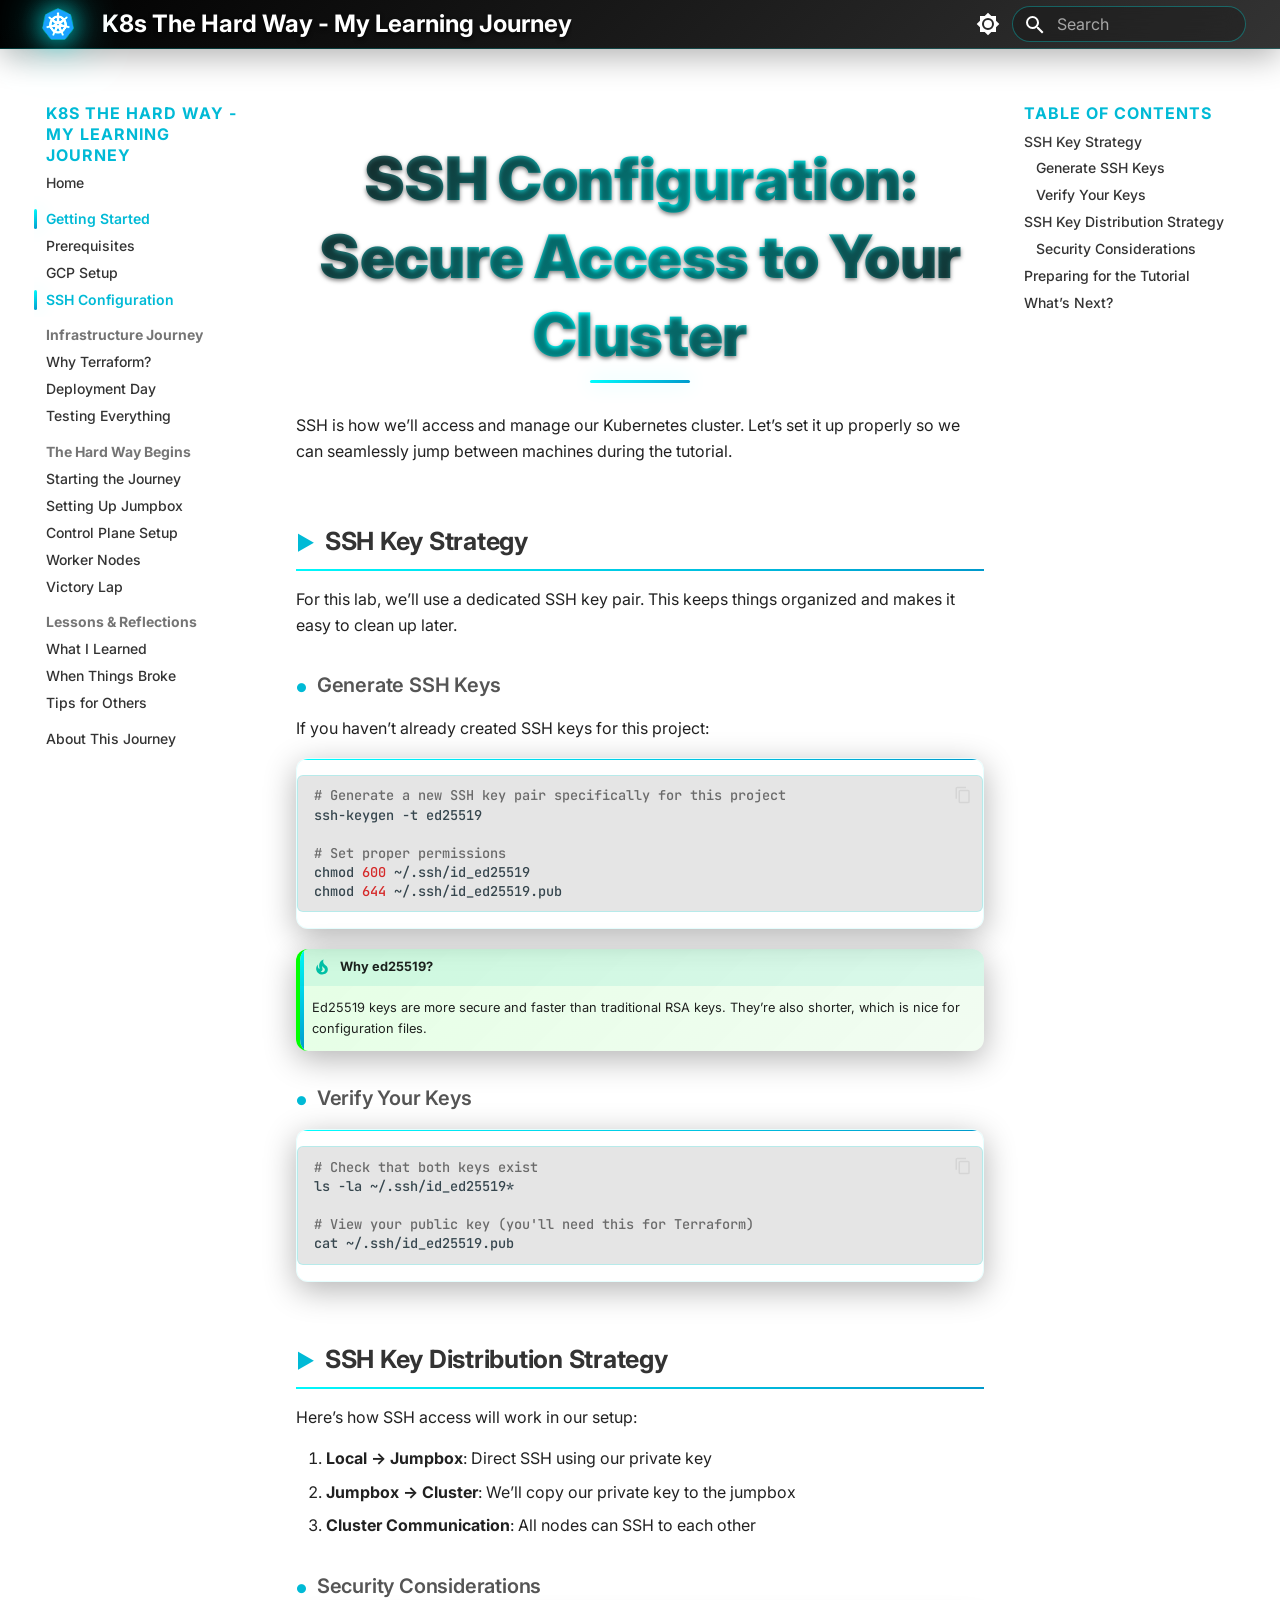
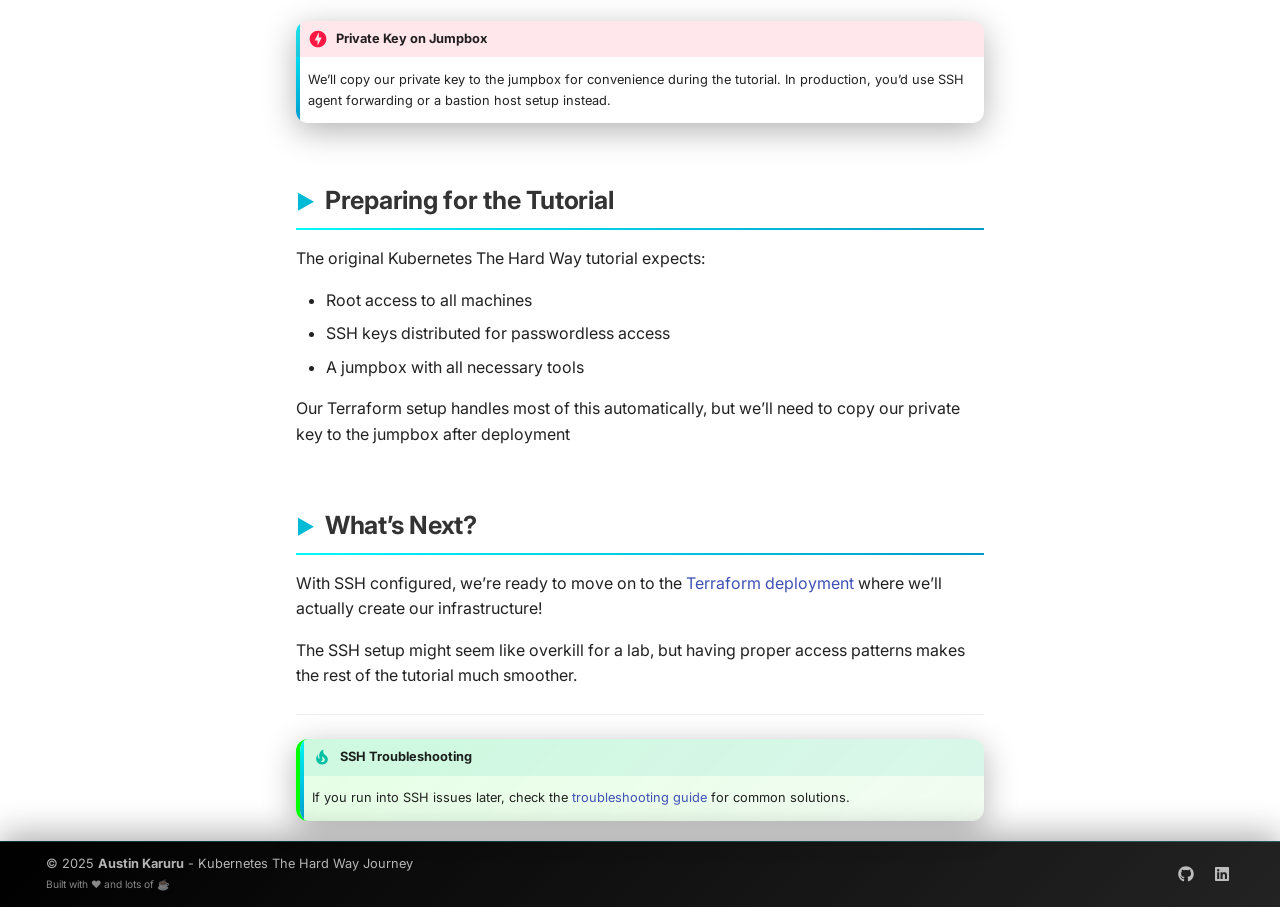
<file: setup/ssh-setup/index.html>
<!doctype html><html lang=en class=no-js> <head><meta charset=utf-8><meta name=viewport content="width=device-width,initial-scale=1"><meta name=description content="A personal journey through Kubernetes internals with Infrastructure as Code"><meta name=author content=Austin><link href=https://github.com/austinkaruru/k8s-the-hardway/setup/ssh-setup/ rel=canonical><link href=../gcp-setup/ rel=prev><link href=../../infrastructure/terraform-overview/ rel=next><link rel=icon href=../../img/favicon.ico><meta name=generator content="mkdocs-1.6.1, mkdocs-material-9.6.18"><title>SSH Configuration - K8s The Hard Way - My Learning Journey</title><link rel=stylesheet href=../../assets/stylesheets/main.7e37652d.min.css><link rel=stylesheet href=../../assets/stylesheets/palette.06af60db.min.css><link rel=preconnect href=https://fonts.gstatic.com crossorigin><link rel=stylesheet href="https://fonts.googleapis.com/css?family=Inter:300,300i,400,400i,700,700i%7CJetBrains+Mono:400,400i,700,700i&display=fallback"><style>:root{--md-text-font:"Inter";--md-code-font:"JetBrains Mono"}</style><link rel=stylesheet href=../../stylesheets/modern-edgy-style.css><script>__md_scope=new URL("../..",location),__md_hash=e=>[...e].reduce(((e,_)=>(e<<5)-e+_.charCodeAt(0)),0),__md_get=(e,_=localStorage,t=__md_scope)=>JSON.parse(_.getItem(t.pathname+"."+e)),__md_set=(e,_,t=localStorage,a=__md_scope)=>{try{t.setItem(a.pathname+"."+e,JSON.stringify(_))}catch(e){}}</script></head> <body dir=ltr data-md-color-scheme=default data-md-color-primary=black data-md-color-accent=cyan> <input class=md-toggle data-md-toggle=drawer type=checkbox id=__drawer autocomplete=off> <input class=md-toggle data-md-toggle=search type=checkbox id=__search autocomplete=off> <label class=md-overlay for=__drawer></label> <div data-md-component=skip> <a href=#ssh-configuration-secure-access-to-your-cluster class=md-skip> Skip to content </a> </div> <div data-md-component=announce> </div> <header class="md-header md-header--shadow" data-md-component=header> <nav class="md-header__inner md-grid" aria-label=Header> <a href=../.. title="K8s The Hard Way - My Learning Journey" class="md-header__button md-logo" aria-label="K8s The Hard Way - My Learning Journey" data-md-component=logo> <img src=../../img/favicon.ico alt=logo> </a> <label class="md-header__button md-icon" for=__drawer> <svg xmlns=http://www.w3.org/2000/svg viewbox="0 0 24 24"><path d="M3 6h18v2H3zm0 5h18v2H3zm0 5h18v2H3z"/></svg> </label> <div class=md-header__title data-md-component=header-title> <div class=md-header__ellipsis> <div class=md-header__topic> <span class=md-ellipsis> K8s The Hard Way - My Learning Journey </span> </div> <div class=md-header__topic data-md-component=header-topic> <span class=md-ellipsis> SSH Configuration </span> </div> </div> </div> <form class=md-header__option data-md-component=palette> <input class=md-option data-md-color-media data-md-color-scheme=default data-md-color-primary=black data-md-color-accent=cyan aria-label="Switch to dark mode" type=radio name=__palette id=__palette_0> <label class="md-header__button md-icon" title="Switch to dark mode" for=__palette_1 hidden> <svg xmlns=http://www.w3.org/2000/svg viewbox="0 0 24 24"><path d="M12 8a4 4 0 0 0-4 4 4 4 0 0 0 4 4 4 4 0 0 0 4-4 4 4 0 0 0-4-4m0 10a6 6 0 0 1-6-6 6 6 0 0 1 6-6 6 6 0 0 1 6 6 6 6 0 0 1-6 6m8-9.31V4h-4.69L12 .69 8.69 4H4v4.69L.69 12 4 15.31V20h4.69L12 23.31 15.31 20H20v-4.69L23.31 12z"/></svg> </label> <input class=md-option data-md-color-media data-md-color-scheme=slate data-md-color-primary=black data-md-color-accent=cyan aria-label="Switch to light mode" type=radio name=__palette id=__palette_1> <label class="md-header__button md-icon" title="Switch to light mode" for=__palette_0 hidden> <svg xmlns=http://www.w3.org/2000/svg viewbox="0 0 24 24"><path d="M12 18c-.89 0-1.74-.2-2.5-.55C11.56 16.5 13 14.42 13 12s-1.44-4.5-3.5-5.45C10.26 6.2 11.11 6 12 6a6 6 0 0 1 6 6 6 6 0 0 1-6 6m8-9.31V4h-4.69L12 .69 8.69 4H4v4.69L.69 12 4 15.31V20h4.69L12 23.31 15.31 20H20v-4.69L23.31 12z"/></svg> </label> </form> <script>var palette=__md_get("__palette");if(palette&&palette.color){if("(prefers-color-scheme)"===palette.color.media){var media=matchMedia("(prefers-color-scheme: light)"),input=document.querySelector(media.matches?"[data-md-color-media='(prefers-color-scheme: light)']":"[data-md-color-media='(prefers-color-scheme: dark)']");palette.color.media=input.getAttribute("data-md-color-media"),palette.color.scheme=input.getAttribute("data-md-color-scheme"),palette.color.primary=input.getAttribute("data-md-color-primary"),palette.color.accent=input.getAttribute("data-md-color-accent")}for(var[key,value]of Object.entries(palette.color))document.body.setAttribute("data-md-color-"+key,value)}</script> <label class="md-header__button md-icon" for=__search> <svg xmlns=http://www.w3.org/2000/svg viewbox="0 0 24 24"><path d="M9.5 3A6.5 6.5 0 0 1 16 9.5c0 1.61-.59 3.09-1.56 4.23l.27.27h.79l5 5-1.5 1.5-5-5v-.79l-.27-.27A6.52 6.52 0 0 1 9.5 16 6.5 6.5 0 0 1 3 9.5 6.5 6.5 0 0 1 9.5 3m0 2C7 5 5 7 5 9.5S7 14 9.5 14 14 12 14 9.5 12 5 9.5 5"/></svg> </label> <div class=md-search data-md-component=search role=dialog> <label class=md-search__overlay for=__search></label> <div class=md-search__inner role=search> <form class=md-search__form name=search> <input type=text class=md-search__input name=query aria-label=Search placeholder=Search autocapitalize=off autocorrect=off autocomplete=off spellcheck=false data-md-component=search-query required> <label class="md-search__icon md-icon" for=__search> <svg xmlns=http://www.w3.org/2000/svg viewbox="0 0 24 24"><path d="M9.5 3A6.5 6.5 0 0 1 16 9.5c0 1.61-.59 3.09-1.56 4.23l.27.27h.79l5 5-1.5 1.5-5-5v-.79l-.27-.27A6.52 6.52 0 0 1 9.5 16 6.5 6.5 0 0 1 3 9.5 6.5 6.5 0 0 1 9.5 3m0 2C7 5 5 7 5 9.5S7 14 9.5 14 14 12 14 9.5 12 5 9.5 5"/></svg> <svg xmlns=http://www.w3.org/2000/svg viewbox="0 0 24 24"><path d="M20 11v2H8l5.5 5.5-1.42 1.42L4.16 12l7.92-7.92L13.5 5.5 8 11z"/></svg> </label> <nav class=md-search__options aria-label=Search> <a href=javascript:void(0) class="md-search__icon md-icon" title=Share aria-label=Share data-clipboard data-clipboard-text data-md-component=search-share tabindex=-1> <svg xmlns=http://www.w3.org/2000/svg viewbox="0 0 24 24"><path d="M18 16.08c-.76 0-1.44.3-1.96.77L8.91 12.7c.05-.23.09-.46.09-.7s-.04-.47-.09-.7l7.05-4.11c.54.5 1.25.81 2.04.81a3 3 0 0 0 3-3 3 3 0 0 0-3-3 3 3 0 0 0-3 3c0 .24.04.47.09.7L8.04 9.81C7.5 9.31 6.79 9 6 9a3 3 0 0 0-3 3 3 3 0 0 0 3 3c.79 0 1.5-.31 2.04-.81l7.12 4.15c-.05.21-.08.43-.08.66 0 1.61 1.31 2.91 2.92 2.91s2.92-1.3 2.92-2.91A2.92 2.92 0 0 0 18 16.08"/></svg> </a> <button type=reset class="md-search__icon md-icon" title=Clear aria-label=Clear tabindex=-1> <svg xmlns=http://www.w3.org/2000/svg viewbox="0 0 24 24"><path d="M19 6.41 17.59 5 12 10.59 6.41 5 5 6.41 10.59 12 5 17.59 6.41 19 12 13.41 17.59 19 19 17.59 13.41 12z"/></svg> </button> </nav> <div class=md-search__suggest data-md-component=search-suggest></div> </form> <div class=md-search__output> <div class=md-search__scrollwrap tabindex=0 data-md-scrollfix> <div class=md-search-result data-md-component=search-result> <div class=md-search-result__meta> Initializing search </div> <ol class=md-search-result__list role=presentation></ol> </div> </div> </div> </div> </div> </nav> </header> <div class=md-container data-md-component=container> <main class=md-main data-md-component=main> <div class="md-main__inner md-grid"> <div class="md-sidebar md-sidebar--primary" data-md-component=sidebar data-md-type=navigation> <div class=md-sidebar__scrollwrap> <div class=md-sidebar__inner> <nav class="md-nav md-nav--primary" aria-label=Navigation data-md-level=0> <label class=md-nav__title for=__drawer> <a href=../.. title="K8s The Hard Way - My Learning Journey" class="md-nav__button md-logo" aria-label="K8s The Hard Way - My Learning Journey" data-md-component=logo> <img src=../../img/favicon.ico alt=logo> </a> K8s The Hard Way - My Learning Journey </label> <ul class=md-nav__list data-md-scrollfix> <li class=md-nav__item> <a href=../.. class=md-nav__link> <span class=md-ellipsis> Home </span> </a> </li> <li class="md-nav__item md-nav__item--active md-nav__item--section md-nav__item--nested"> <input class="md-nav__toggle md-toggle " type=checkbox id=__nav_2 checked> <label class=md-nav__link for=__nav_2 id=__nav_2_label tabindex> <span class=md-ellipsis> Getting Started </span> <span class="md-nav__icon md-icon"></span> </label> <nav class=md-nav data-md-level=1 aria-labelledby=__nav_2_label aria-expanded=true> <label class=md-nav__title for=__nav_2> <span class="md-nav__icon md-icon"></span> Getting Started </label> <ul class=md-nav__list data-md-scrollfix> <li class=md-nav__item> <a href=../prerequisites/ class=md-nav__link> <span class=md-ellipsis> Prerequisites </span> </a> </li> <li class=md-nav__item> <a href=../gcp-setup/ class=md-nav__link> <span class=md-ellipsis> GCP Setup </span> </a> </li> <li class="md-nav__item md-nav__item--active"> <input class="md-nav__toggle md-toggle" type=checkbox id=__toc> <label class="md-nav__link md-nav__link--active" for=__toc> <span class=md-ellipsis> SSH Configuration </span> <span class="md-nav__icon md-icon"></span> </label> <a href=./ class="md-nav__link md-nav__link--active"> <span class=md-ellipsis> SSH Configuration </span> </a> <nav class="md-nav md-nav--secondary" aria-label="Table of contents"> <label class=md-nav__title for=__toc> <span class="md-nav__icon md-icon"></span> Table of contents </label> <ul class=md-nav__list data-md-component=toc data-md-scrollfix> <li class=md-nav__item> <a href=#ssh-key-strategy class=md-nav__link> <span class=md-ellipsis> SSH Key Strategy </span> </a> <nav class=md-nav aria-label="SSH Key Strategy"> <ul class=md-nav__list> <li class=md-nav__item> <a href=#generate-ssh-keys class=md-nav__link> <span class=md-ellipsis> Generate SSH Keys </span> </a> </li> <li class=md-nav__item> <a href=#verify-your-keys class=md-nav__link> <span class=md-ellipsis> Verify Your Keys </span> </a> </li> </ul> </nav> </li> <li class=md-nav__item> <a href=#ssh-key-distribution-strategy class=md-nav__link> <span class=md-ellipsis> SSH Key Distribution Strategy </span> </a> <nav class=md-nav aria-label="SSH Key Distribution Strategy"> <ul class=md-nav__list> <li class=md-nav__item> <a href=#security-considerations class=md-nav__link> <span class=md-ellipsis> Security Considerations </span> </a> </li> </ul> </nav> </li> <li class=md-nav__item> <a href=#preparing-for-the-tutorial class=md-nav__link> <span class=md-ellipsis> Preparing for the Tutorial </span> </a> </li> <li class=md-nav__item> <a href=#whats-next class=md-nav__link> <span class=md-ellipsis> What&rsquo;s Next? </span> </a> </li> </ul> </nav> </li> </ul> </nav> </li> <li class="md-nav__item md-nav__item--section md-nav__item--nested"> <input class="md-nav__toggle md-toggle md-toggle--indeterminate" type=checkbox id=__nav_3> <label class=md-nav__link for=__nav_3 id=__nav_3_label tabindex> <span class=md-ellipsis> Infrastructure Journey </span> <span class="md-nav__icon md-icon"></span> </label> <nav class=md-nav data-md-level=1 aria-labelledby=__nav_3_label aria-expanded=false> <label class=md-nav__title for=__nav_3> <span class="md-nav__icon md-icon"></span> Infrastructure Journey </label> <ul class=md-nav__list data-md-scrollfix> <li class=md-nav__item> <a href=../../infrastructure/terraform-overview/ class=md-nav__link> <span class=md-ellipsis> Why Terraform? </span> </a> </li> <li class=md-nav__item> <a href=../../infrastructure/terraform-deployment/ class=md-nav__link> <span class=md-ellipsis> Deployment Day </span> </a> </li> <li class=md-nav__item> <a href=../../infrastructure/validation/ class=md-nav__link> <span class=md-ellipsis> Testing Everything </span> </a> </li> </ul> </nav> </li> <li class="md-nav__item md-nav__item--section md-nav__item--nested"> <input class="md-nav__toggle md-toggle md-toggle--indeterminate" type=checkbox id=__nav_4> <label class=md-nav__link for=__nav_4 id=__nav_4_label tabindex> <span class=md-ellipsis> The Hard Way Begins </span> <span class="md-nav__icon md-icon"></span> </label> <nav class=md-nav data-md-level=1 aria-labelledby=__nav_4_label aria-expanded=false> <label class=md-nav__title for=__nav_4> <span class="md-nav__icon md-icon"></span> The Hard Way Begins </label> <ul class=md-nav__list data-md-scrollfix> <li class=md-nav__item> <a href=../../kubernetes/manual-setup/ class=md-nav__link> <span class=md-ellipsis> Starting the Journey </span> </a> </li> <li class=md-nav__item> <a href=../../kubernetes/jumpbox/ class=md-nav__link> <span class=md-ellipsis> Setting Up Jumpbox </span> </a> </li> <li class=md-nav__item> <a href=../../kubernetes/control-plane.md class=md-nav__link> <span class=md-ellipsis> Control Plane Setup </span> </a> </li> <li class=md-nav__item> <a href=../../kubernetes/worker-nodes.md class=md-nav__link> <span class=md-ellipsis> Worker Nodes </span> </a> </li> <li class=md-nav__item> <a href=../../kubernetes/cluster-validation.md class=md-nav__link> <span class=md-ellipsis> Victory Lap </span> </a> </li> </ul> </nav> </li> <li class="md-nav__item md-nav__item--section md-nav__item--nested"> <input class="md-nav__toggle md-toggle md-toggle--indeterminate" type=checkbox id=__nav_5> <label class=md-nav__link for=__nav_5 id=__nav_5_label tabindex> <span class=md-ellipsis> Lessons & Reflections </span> <span class="md-nav__icon md-icon"></span> </label> <nav class=md-nav data-md-level=1 aria-labelledby=__nav_5_label aria-expanded=false> <label class=md-nav__title for=__nav_5> <span class="md-nav__icon md-icon"></span> Lessons & Reflections </label> <ul class=md-nav__list data-md-scrollfix> <li class=md-nav__item> <a href=../../lessons/what-i-learned.md class=md-nav__link> <span class=md-ellipsis> What I Learned </span> </a> </li> <li class=md-nav__item> <a href=../../lessons/troubleshooting.md class=md-nav__link> <span class=md-ellipsis> When Things Broke </span> </a> </li> <li class=md-nav__item> <a href=../../lessons/tips-and-tricks.md class=md-nav__link> <span class=md-ellipsis> Tips for Others </span> </a> </li> </ul> </nav> </li> <li class=md-nav__item> <a href=../../about/ class=md-nav__link> <span class=md-ellipsis> About This Journey </span> </a> </li> </ul> </nav> </div> </div> </div> <div class="md-sidebar md-sidebar--secondary" data-md-component=sidebar data-md-type=toc> <div class=md-sidebar__scrollwrap> <div class=md-sidebar__inner> <nav class="md-nav md-nav--secondary" aria-label="Table of contents"> <label class=md-nav__title for=__toc> <span class="md-nav__icon md-icon"></span> Table of contents </label> <ul class=md-nav__list data-md-component=toc data-md-scrollfix> <li class=md-nav__item> <a href=#ssh-key-strategy class=md-nav__link> <span class=md-ellipsis> SSH Key Strategy </span> </a> <nav class=md-nav aria-label="SSH Key Strategy"> <ul class=md-nav__list> <li class=md-nav__item> <a href=#generate-ssh-keys class=md-nav__link> <span class=md-ellipsis> Generate SSH Keys </span> </a> </li> <li class=md-nav__item> <a href=#verify-your-keys class=md-nav__link> <span class=md-ellipsis> Verify Your Keys </span> </a> </li> </ul> </nav> </li> <li class=md-nav__item> <a href=#ssh-key-distribution-strategy class=md-nav__link> <span class=md-ellipsis> SSH Key Distribution Strategy </span> </a> <nav class=md-nav aria-label="SSH Key Distribution Strategy"> <ul class=md-nav__list> <li class=md-nav__item> <a href=#security-considerations class=md-nav__link> <span class=md-ellipsis> Security Considerations </span> </a> </li> </ul> </nav> </li> <li class=md-nav__item> <a href=#preparing-for-the-tutorial class=md-nav__link> <span class=md-ellipsis> Preparing for the Tutorial </span> </a> </li> <li class=md-nav__item> <a href=#whats-next class=md-nav__link> <span class=md-ellipsis> What&rsquo;s Next? </span> </a> </li> </ul> </nav> </div> </div> </div> <div class=md-content data-md-component=content> <article class="md-content__inner md-typeset"> <h1 id=ssh-configuration-secure-access-to-your-cluster>SSH Configuration: Secure Access to Your Cluster</h1> <p>SSH is how we&rsquo;ll access and manage our Kubernetes cluster. Let&rsquo;s set it up properly so we can seamlessly jump between machines during the tutorial.</p> <h2 id=ssh-key-strategy>SSH Key Strategy</h2> <p>For this lab, we&rsquo;ll use a dedicated SSH key pair. This keeps things organized and makes it easy to clean up later.</p> <h3 id=generate-ssh-keys>Generate SSH Keys</h3> <p>If you haven&rsquo;t already created SSH keys for this project:</p> <div class="language-bash highlight"><pre><span></span><code><span id=__span-0-1><a id=__codelineno-0-1 name=__codelineno-0-1 href=#__codelineno-0-1></a><span class=c1># Generate a new SSH key pair specifically for this project</span>
</span><span id=__span-0-2><a id=__codelineno-0-2 name=__codelineno-0-2 href=#__codelineno-0-2></a>ssh-keygen<span class=w> </span>-t<span class=w> </span>ed25519
</span><span id=__span-0-3><a id=__codelineno-0-3 name=__codelineno-0-3 href=#__codelineno-0-3></a>
</span><span id=__span-0-4><a id=__codelineno-0-4 name=__codelineno-0-4 href=#__codelineno-0-4></a><span class=c1># Set proper permissions</span>
</span><span id=__span-0-5><a id=__codelineno-0-5 name=__codelineno-0-5 href=#__codelineno-0-5></a>chmod<span class=w> </span><span class=m>600</span><span class=w> </span>~/.ssh/id_ed25519
</span><span id=__span-0-6><a id=__codelineno-0-6 name=__codelineno-0-6 href=#__codelineno-0-6></a>chmod<span class=w> </span><span class=m>644</span><span class=w> </span>~/.ssh/id_ed25519.pub
</span></code></pre></div> <div class="admonition tip"> <p class=admonition-title>Why ed25519?</p> <p>Ed25519 keys are more secure and faster than traditional RSA keys. They&rsquo;re also shorter, which is nice for configuration files.</p> </div> <h3 id=verify-your-keys>Verify Your Keys</h3> <div class="language-bash highlight"><pre><span></span><code><span id=__span-1-1><a id=__codelineno-1-1 name=__codelineno-1-1 href=#__codelineno-1-1></a><span class=c1># Check that both keys exist</span>
</span><span id=__span-1-2><a id=__codelineno-1-2 name=__codelineno-1-2 href=#__codelineno-1-2></a>ls<span class=w> </span>-la<span class=w> </span>~/.ssh/id_ed25519*
</span><span id=__span-1-3><a id=__codelineno-1-3 name=__codelineno-1-3 href=#__codelineno-1-3></a>
</span><span id=__span-1-4><a id=__codelineno-1-4 name=__codelineno-1-4 href=#__codelineno-1-4></a><span class=c1># View your public key (you&#39;ll need this for Terraform)</span>
</span><span id=__span-1-5><a id=__codelineno-1-5 name=__codelineno-1-5 href=#__codelineno-1-5></a>cat<span class=w> </span>~/.ssh/id_ed25519.pub
</span></code></pre></div> <h2 id=ssh-key-distribution-strategy>SSH Key Distribution Strategy</h2> <p>Here&rsquo;s how SSH access will work in our setup:</p> <ol> <li><strong>Local → Jumpbox</strong>: Direct SSH using our private key</li> <li><strong>Jumpbox → Cluster</strong>: We&rsquo;ll copy our private key to the jumpbox</li> <li><strong>Cluster Communication</strong>: All nodes can SSH to each other</li> </ol> <h3 id=security-considerations>Security Considerations</h3> <div class="admonition danger"> <p class=admonition-title>Private Key on Jumpbox</p> <p>We&rsquo;ll copy our private key to the jumpbox for convenience during the tutorial. In production, you&rsquo;d use SSH agent forwarding or a bastion host setup instead.</p> </div> <h2 id=preparing-for-the-tutorial>Preparing for the Tutorial</h2> <p>The original Kubernetes The Hard Way tutorial expects:</p> <ul> <li>Root access to all machines</li> <li>SSH keys distributed for passwordless access</li> <li>A jumpbox with all necessary tools</li> </ul> <p>Our Terraform setup handles most of this automatically, but we&rsquo;ll need to copy our private key to the jumpbox after deployment</p> <h2 id=whats-next>What&rsquo;s Next?</h2> <p>With SSH configured, we&rsquo;re ready to move on to the <a href=../../infrastructure/terraform-overview/ >Terraform deployment</a> where we&rsquo;ll actually create our infrastructure!</p> <p>The SSH setup might seem like overkill for a lab, but having proper access patterns makes the rest of the tutorial much smoother.</p> <hr> <div class="admonition tip"> <p class=admonition-title>SSH Troubleshooting</p> <p>If you run into SSH issues later, check the <a href=../lessons/troubleshooting.md#ssh-issues>troubleshooting guide</a> for common solutions.</p> </div> <form class=md-feedback name=feedback hidden> <fieldset> <legend class=md-feedback__title> Was this page helpful? </legend> <div class=md-feedback__inner> <div class=md-feedback__list> <button class="md-feedback__icon md-icon" type=submit title="This page was helpful" data-md-value=1> <svg xmlns=http://www.w3.org/2000/svg viewbox="0 0 24 24"><path d="M20 12a8 8 0 0 0-8-8 8 8 0 0 0-8 8 8 8 0 0 0 8 8 8 8 0 0 0 8-8m2 0a10 10 0 0 1-10 10A10 10 0 0 1 2 12 10 10 0 0 1 12 2a10 10 0 0 1 10 10M10 9.5c0 .8-.7 1.5-1.5 1.5S7 10.3 7 9.5 7.7 8 8.5 8s1.5.7 1.5 1.5m7 0c0 .8-.7 1.5-1.5 1.5S14 10.3 14 9.5 14.7 8 15.5 8s1.5.7 1.5 1.5m-5 7.73c-1.75 0-3.29-.73-4.19-1.81L9.23 14c.45.72 1.52 1.23 2.77 1.23s2.32-.51 2.77-1.23l1.42 1.42c-.9 1.08-2.44 1.81-4.19 1.81"/></svg> </button> <button class="md-feedback__icon md-icon" type=submit title="This page could be improved" data-md-value=0> <svg xmlns=http://www.w3.org/2000/svg viewbox="0 0 24 24"><path d="M20 12a8 8 0 0 0-8-8 8 8 0 0 0-8 8 8 8 0 0 0 8 8 8 8 0 0 0 8-8m2 0a10 10 0 0 1-10 10A10 10 0 0 1 2 12 10 10 0 0 1 12 2a10 10 0 0 1 10 10m-6.5-4c.8 0 1.5.7 1.5 1.5s-.7 1.5-1.5 1.5-1.5-.7-1.5-1.5.7-1.5 1.5-1.5M10 9.5c0 .8-.7 1.5-1.5 1.5S7 10.3 7 9.5 7.7 8 8.5 8s1.5.7 1.5 1.5m2 4.5c1.75 0 3.29.72 4.19 1.81l-1.42 1.42C14.32 16.5 13.25 16 12 16s-2.32.5-2.77 1.23l-1.42-1.42C8.71 14.72 10.25 14 12 14"/></svg> </button> </div> <div class=md-feedback__note> <div data-md-value=1 hidden> Thanks for your feedback! </div> <div data-md-value=0 hidden> Thanks for your feedback! Help us improve this page by <a href="https://github.com/your-username/k8s-the-hardway/issues/new/?title=[Feedback]+SSH%20Configuration+-+/setup/ssh-setup/" target=_blank rel=noopener>telling us what you found lacking</a>. </div> </div> </div> </fieldset> </form> </article> </div> <script>var tabs=__md_get("__tabs");if(Array.isArray(tabs))e:for(var set of document.querySelectorAll(".tabbed-set")){var labels=set.querySelector(".tabbed-labels");for(var tab of tabs)for(var label of labels.getElementsByTagName("label"))if(label.innerText.trim()===tab){var input=document.getElementById(label.htmlFor);input.checked=!0;continue e}}</script> <script>var target=document.getElementById(location.hash.slice(1));target&&target.name&&(target.checked=target.name.startsWith("__tabbed_"))</script> </div> <button type=button class="md-top md-icon" data-md-component=top hidden> <svg xmlns=http://www.w3.org/2000/svg viewbox="0 0 24 24"><path d="M13 20h-2V8l-5.5 5.5-1.42-1.42L12 4.16l7.92 7.92-1.42 1.42L13 8z"/></svg> Back to top </button> </main> <footer class=md-footer> <div class="md-footer-meta md-typeset"> <div class="md-footer-meta__inner md-grid"> <div class=md-copyright> <div class=md-copyright__highlight> &copy; 2025 <strong>Austin Karuru</strong> - Kubernetes The Hard Way Journey <br><small>Built with ❤️ and lots of ☕</small> </div> </div> <div class=md-social> <a href=https://github.com/austinkaruru target=_blank rel=noopener title=GitHub class=md-social__link> <svg xmlns=http://www.w3.org/2000/svg viewbox="0 0 512 512"><!-- Font Awesome Free 7.0.0 by @fontawesome - https://fontawesome.com License - https://fontawesome.com/license/free (Icons: CC BY 4.0, Fonts: SIL OFL 1.1, Code: MIT License) Copyright 2025 Fonticons, Inc.--><path fill=currentColor d="M173.9 397.4c0 2-2.3 3.6-5.2 3.6-3.3.3-5.6-1.3-5.6-3.6 0-2 2.3-3.6 5.2-3.6 3-.3 5.6 1.3 5.6 3.6m-31.1-4.5c-.7 2 1.3 4.3 4.3 4.9 2.6 1 5.6 0 6.2-2s-1.3-4.3-4.3-5.2c-2.6-.7-5.5.3-6.2 2.3m44.2-1.7c-2.9.7-4.9 2.6-4.6 4.9.3 2 2.9 3.3 5.9 2.6 2.9-.7 4.9-2.6 4.6-4.6-.3-1.9-3-3.2-5.9-2.9M252.8 8C114.1 8 8 113.3 8 252c0 110.9 69.8 205.8 169.5 239.2 12.8 2.3 17.3-5.6 17.3-12.1 0-6.2-.3-40.4-.3-61.4 0 0-70 15-84.7-29.8 0 0-11.4-29.1-27.8-36.6 0 0-22.9-15.7 1.6-15.4 0 0 24.9 2 38.6 25.8 21.9 38.6 58.6 27.5 72.9 20.9 2.3-16 8.8-27.1 16-33.7-55.9-6.2-112.3-14.3-112.3-110.5 0-27.5 7.6-41.3 23.6-58.9-2.6-6.5-11.1-33.3 2.6-67.9 20.9-6.5 69 27 69 27 20-5.6 41.5-8.5 62.8-8.5s42.8 2.9 62.8 8.5c0 0 48.1-33.6 69-27 13.7 34.7 5.2 61.4 2.6 67.9 16 17.7 25.8 31.5 25.8 58.9 0 96.5-58.9 104.2-114.8 110.5 9.2 7.9 17 22.9 17 46.4 0 33.7-.3 75.4-.3 83.6 0 6.5 4.6 14.4 17.3 12.1C436.2 457.8 504 362.9 504 252 504 113.3 391.5 8 252.8 8M105.2 352.9c-1.3 1-1 3.3.7 5.2 1.6 1.6 3.9 2.3 5.2 1 1.3-1 1-3.3-.7-5.2-1.6-1.6-3.9-2.3-5.2-1m-10.8-8.1c-.7 1.3.3 2.9 2.3 3.9 1.6 1 3.6.7 4.3-.7.7-1.3-.3-2.9-2.3-3.9-2-.6-3.6-.3-4.3.7m32.4 35.6c-1.6 1.3-1 4.3 1.3 6.2 2.3 2.3 5.2 2.6 6.5 1 1.3-1.3.7-4.3-1.3-6.2-2.2-2.3-5.2-2.6-6.5-1m-11.4-14.7c-1.6 1-1.6 3.6 0 5.9s4.3 3.3 5.6 2.3c1.6-1.3 1.6-3.9 0-6.2-1.4-2.3-4-3.3-5.6-2"/></svg> </a> <a href=https://linkedin.com/in/austin-karuru/ target=_blank rel=noopener title=LinkedIn class=md-social__link> <svg xmlns=http://www.w3.org/2000/svg viewbox="0 0 448 512"><!-- Font Awesome Free 7.0.0 by @fontawesome - https://fontawesome.com License - https://fontawesome.com/license/free (Icons: CC BY 4.0, Fonts: SIL OFL 1.1, Code: MIT License) Copyright 2025 Fonticons, Inc.--><path fill=currentColor d="M416 32H31.9C14.3 32 0 46.5 0 64.3v383.4C0 465.5 14.3 480 31.9 480H416c17.6 0 32-14.5 32-32.3V64.3c0-17.8-14.4-32.3-32-32.3M135.4 416H69V202.2h66.5V416zM102.2 96a38.5 38.5 0 1 1 0 77 38.5 38.5 0 1 1 0-77m282.1 320h-66.4V312c0-24.8-.5-56.7-34.5-56.7-34.6 0-39.9 27-39.9 54.9V416h-66.4V202.2h63.7v29.2h.9c8.9-16.8 30.6-34.5 62.9-34.5 67.2 0 79.7 44.3 79.7 101.9z"/></svg> </a> </div> </div> </div> </footer> </div> <div class=md-dialog data-md-component=dialog> <div class="md-dialog__inner md-typeset"></div> </div> <script id=__config type=application/json>{"base": "../..", "features": ["navigation.sections", "navigation.expand", "navigation.top", "navigation.tracking", "navigation.instant", "navigation.instant.prefetch", "search.highlight", "search.share", "search.suggest", "content.code.copy", "content.code.annotate", "content.code.select", "content.tooltips", "content.tabs.link"], "search": "../../assets/javascripts/workers/search.973d3a69.min.js", "tags": null, "translations": {"clipboard.copied": "Copied to clipboard", "clipboard.copy": "Copy to clipboard", "search.result.more.one": "1 more on this page", "search.result.more.other": "# more on this page", "search.result.none": "No matching documents", "search.result.one": "1 matching document", "search.result.other": "# matching documents", "search.result.placeholder": "Type to start searching", "search.result.term.missing": "Missing", "select.version": "Select version"}, "version": null}</script> <script src=../../assets/javascripts/bundle.92b07e13.min.js></script> </body> </html>
</file>
